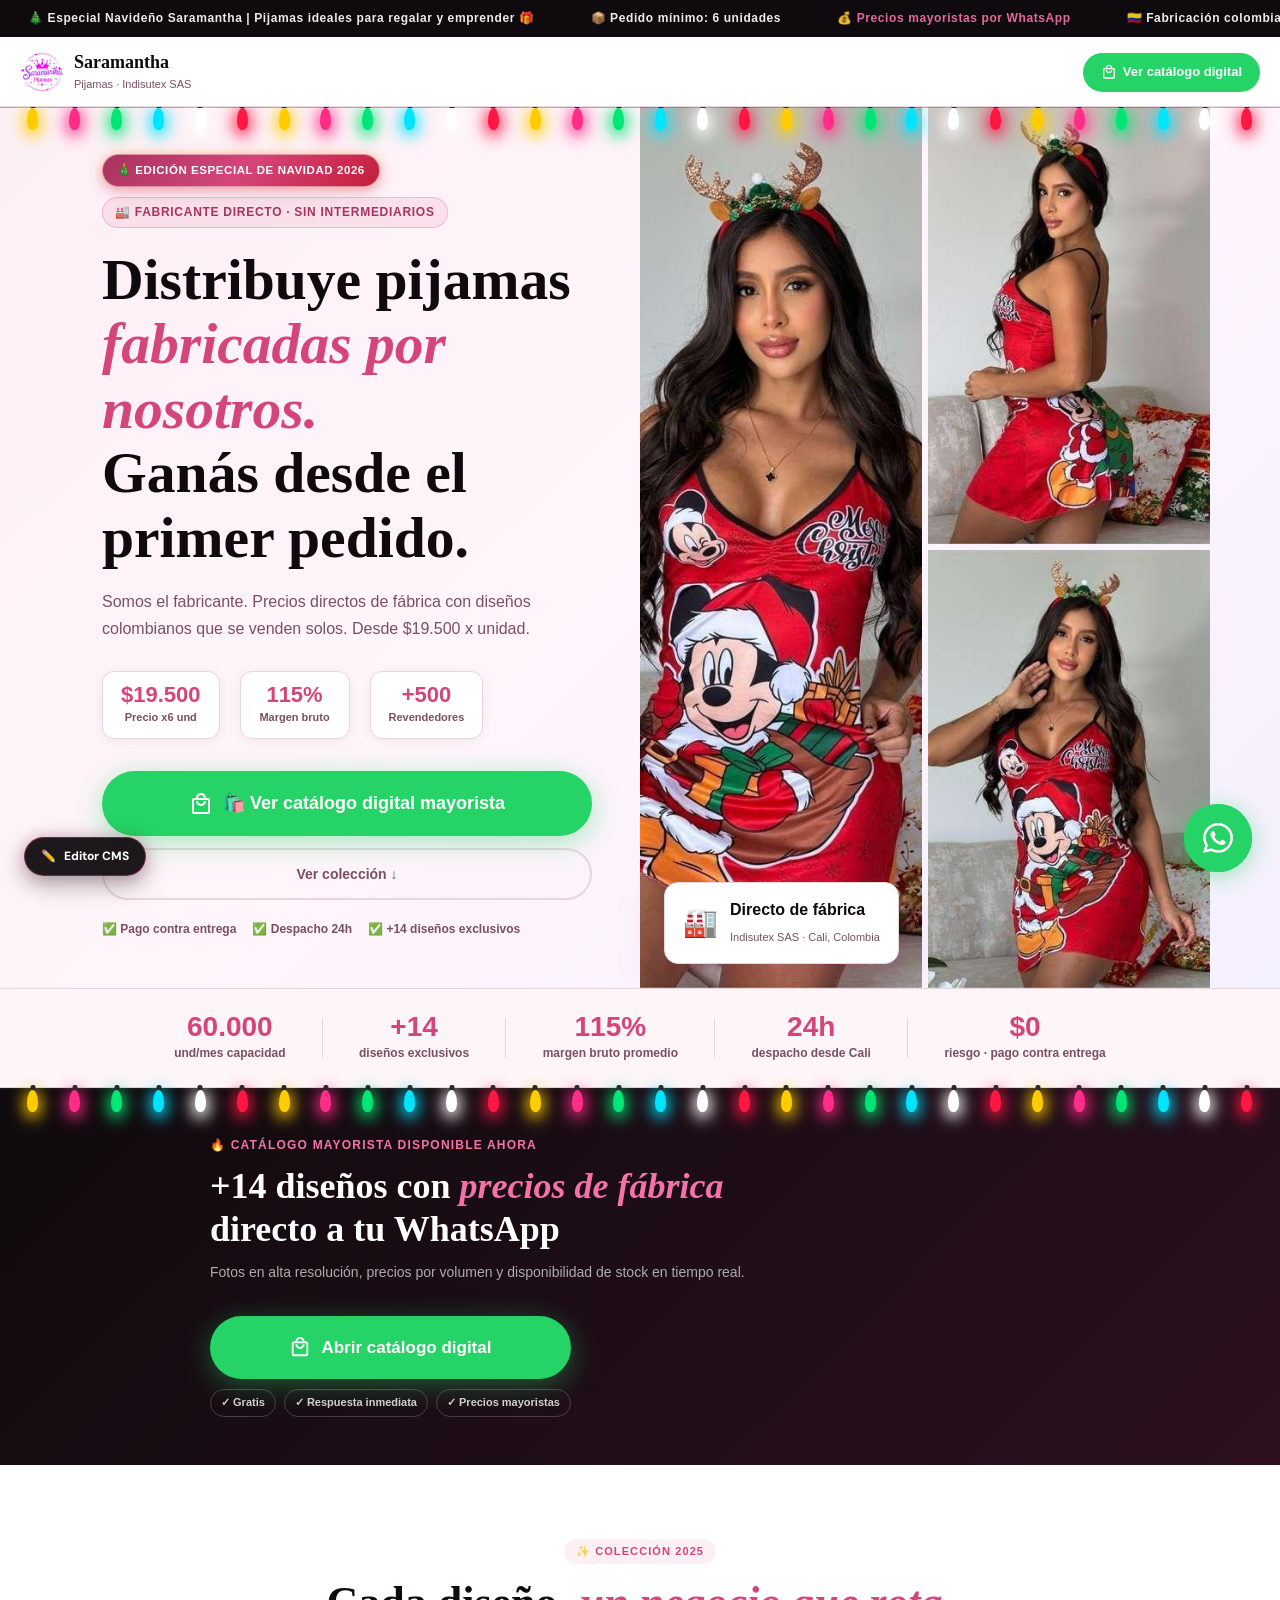
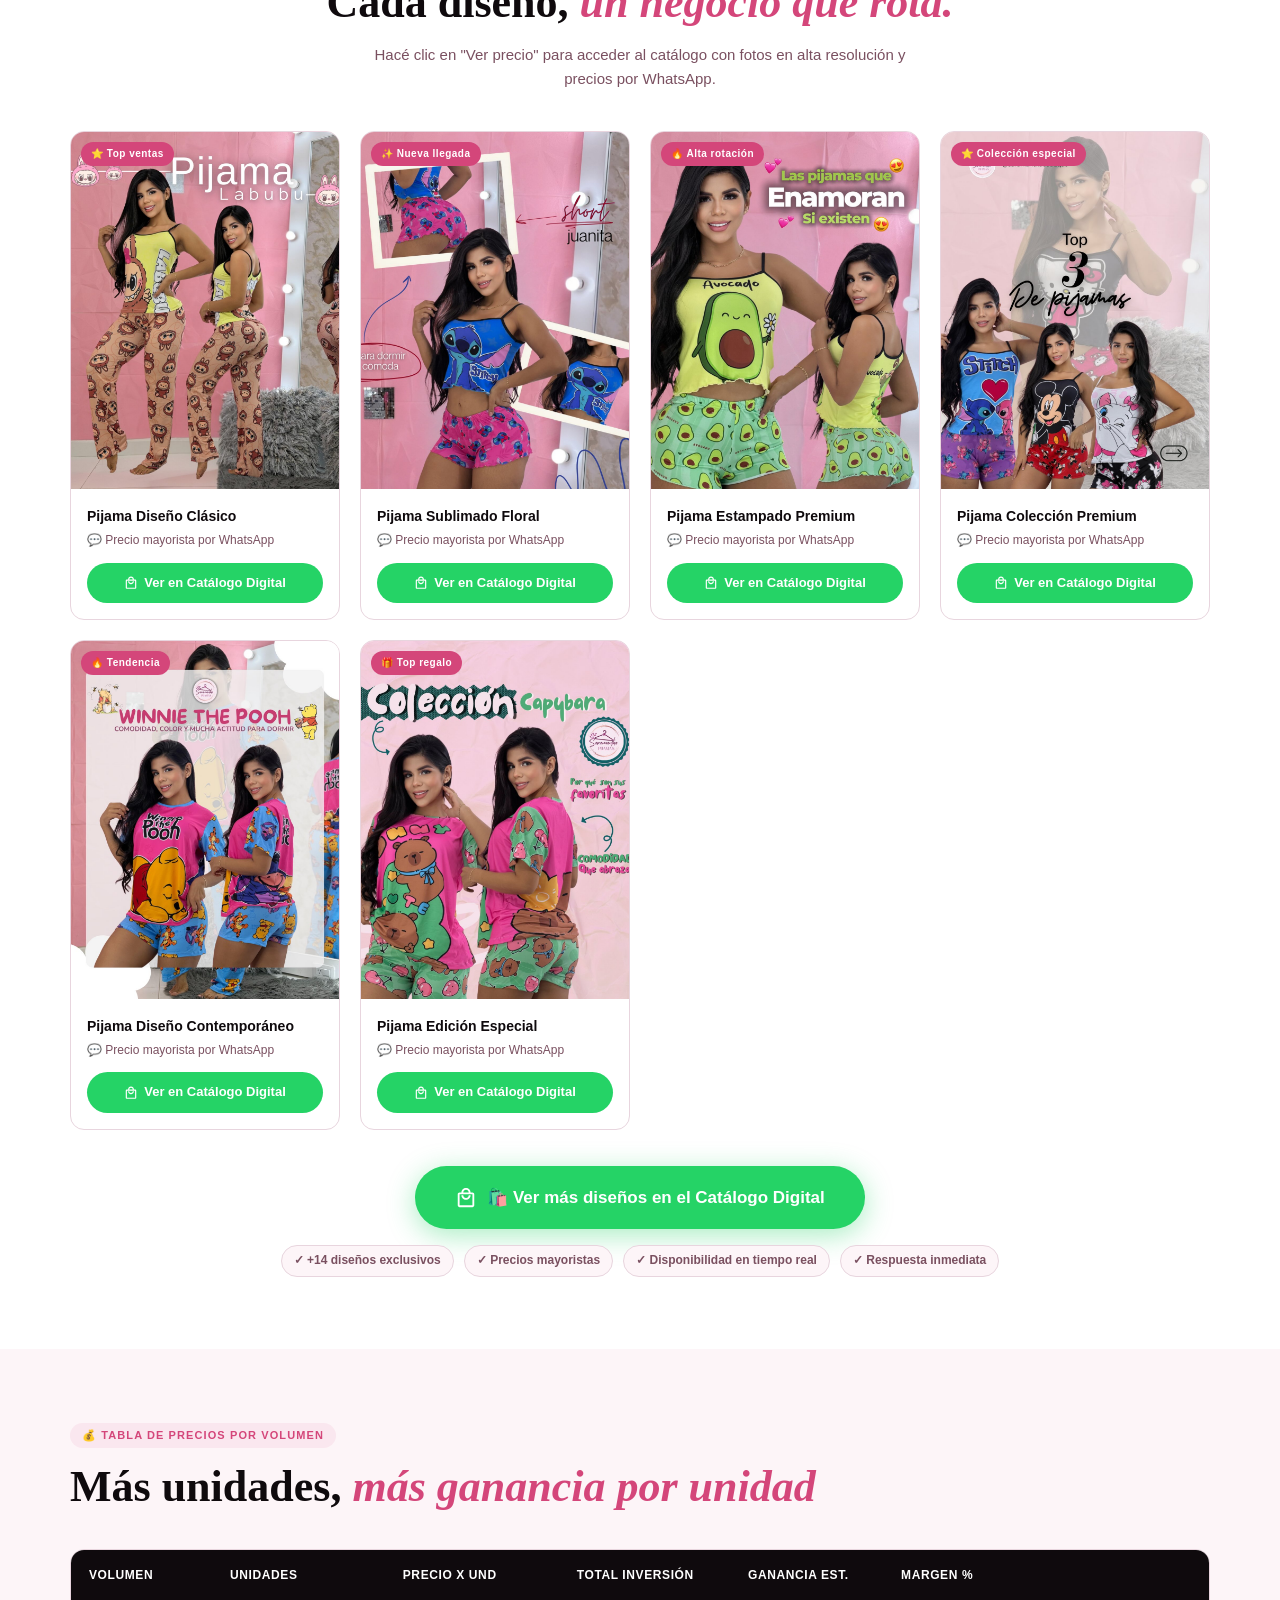
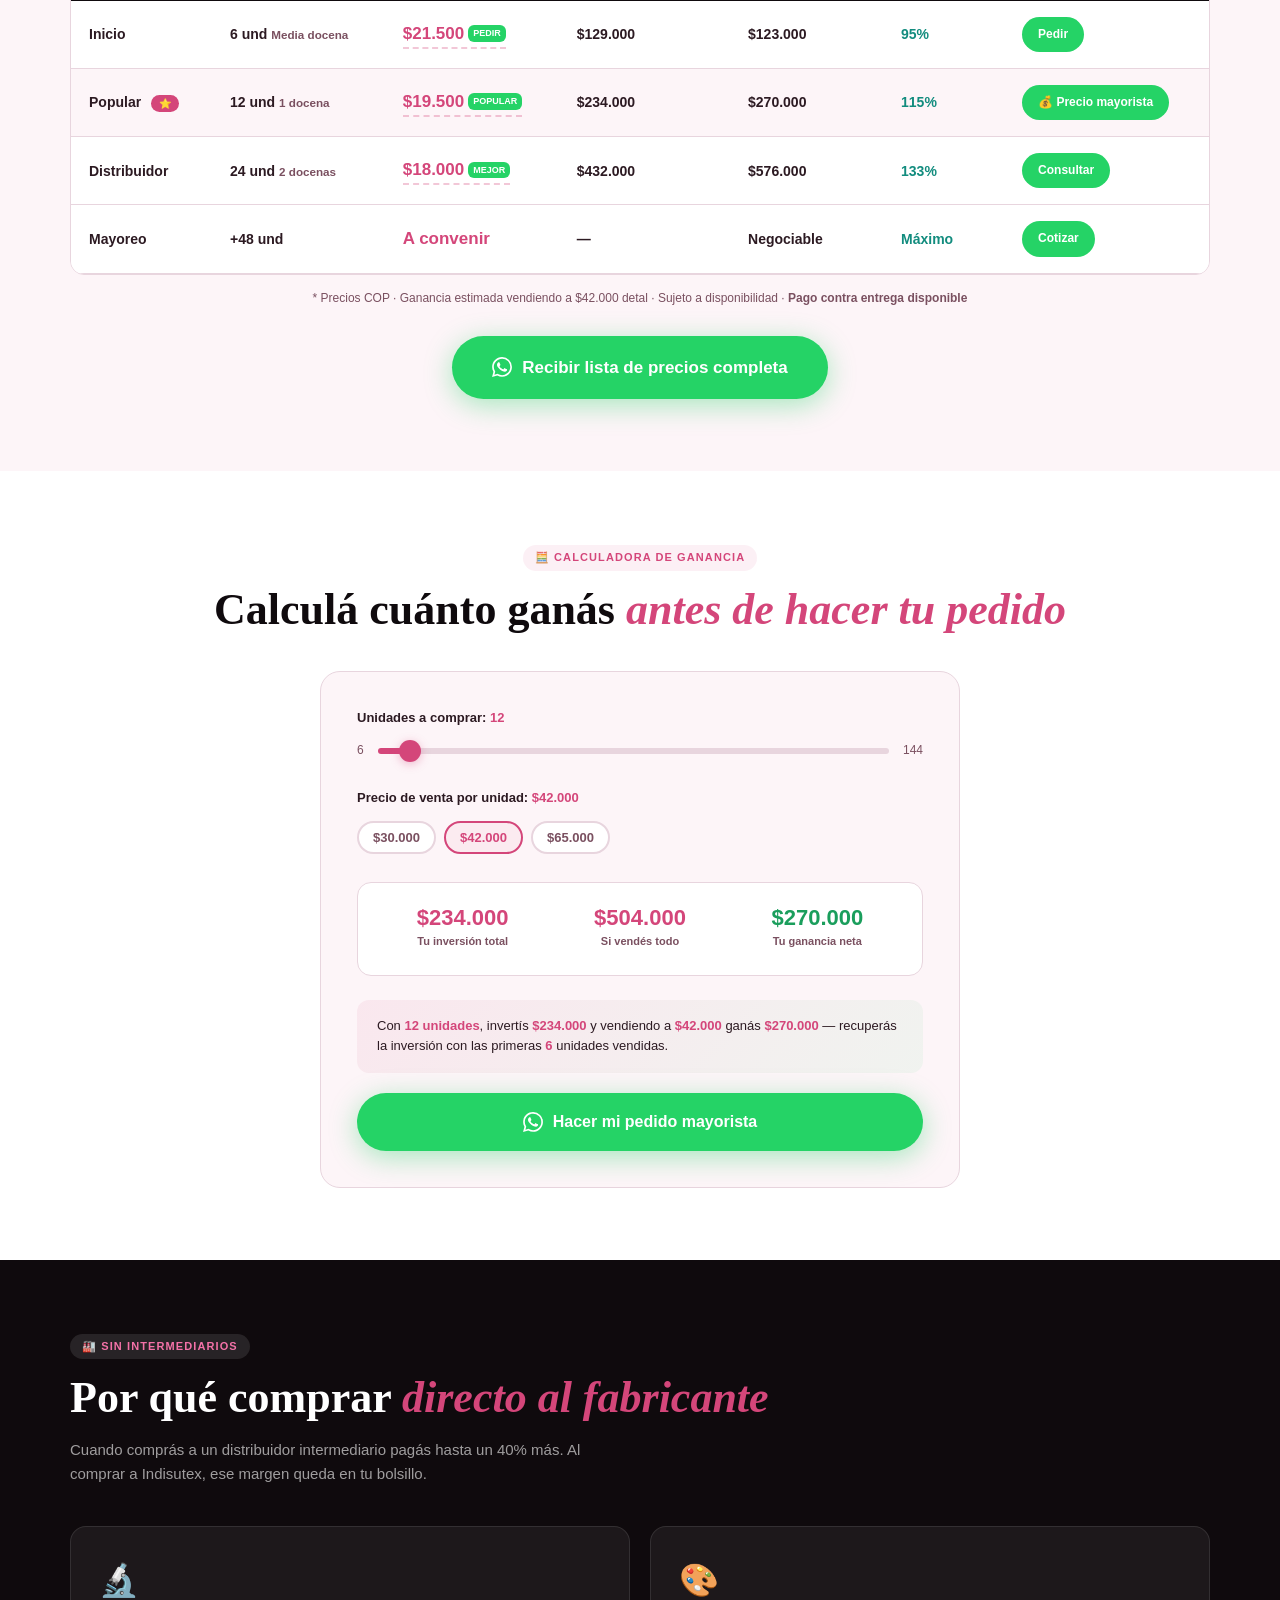
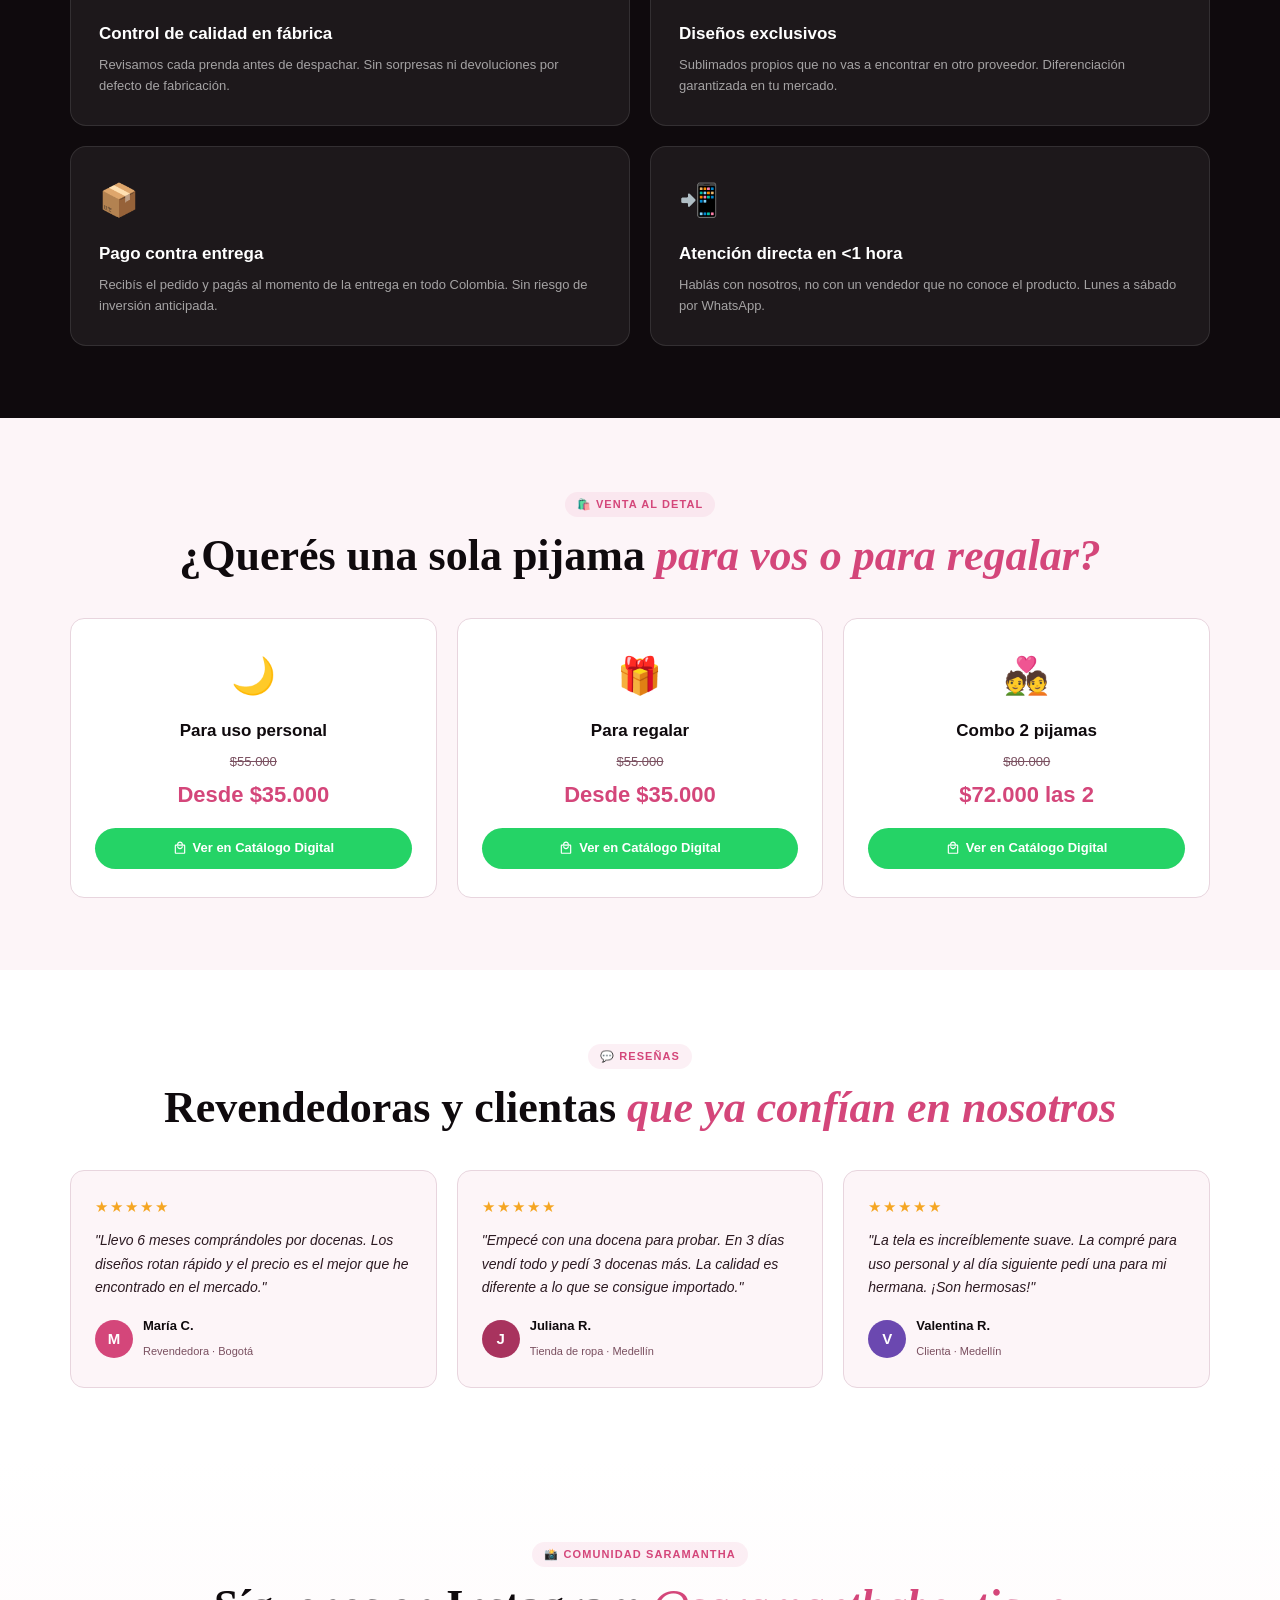
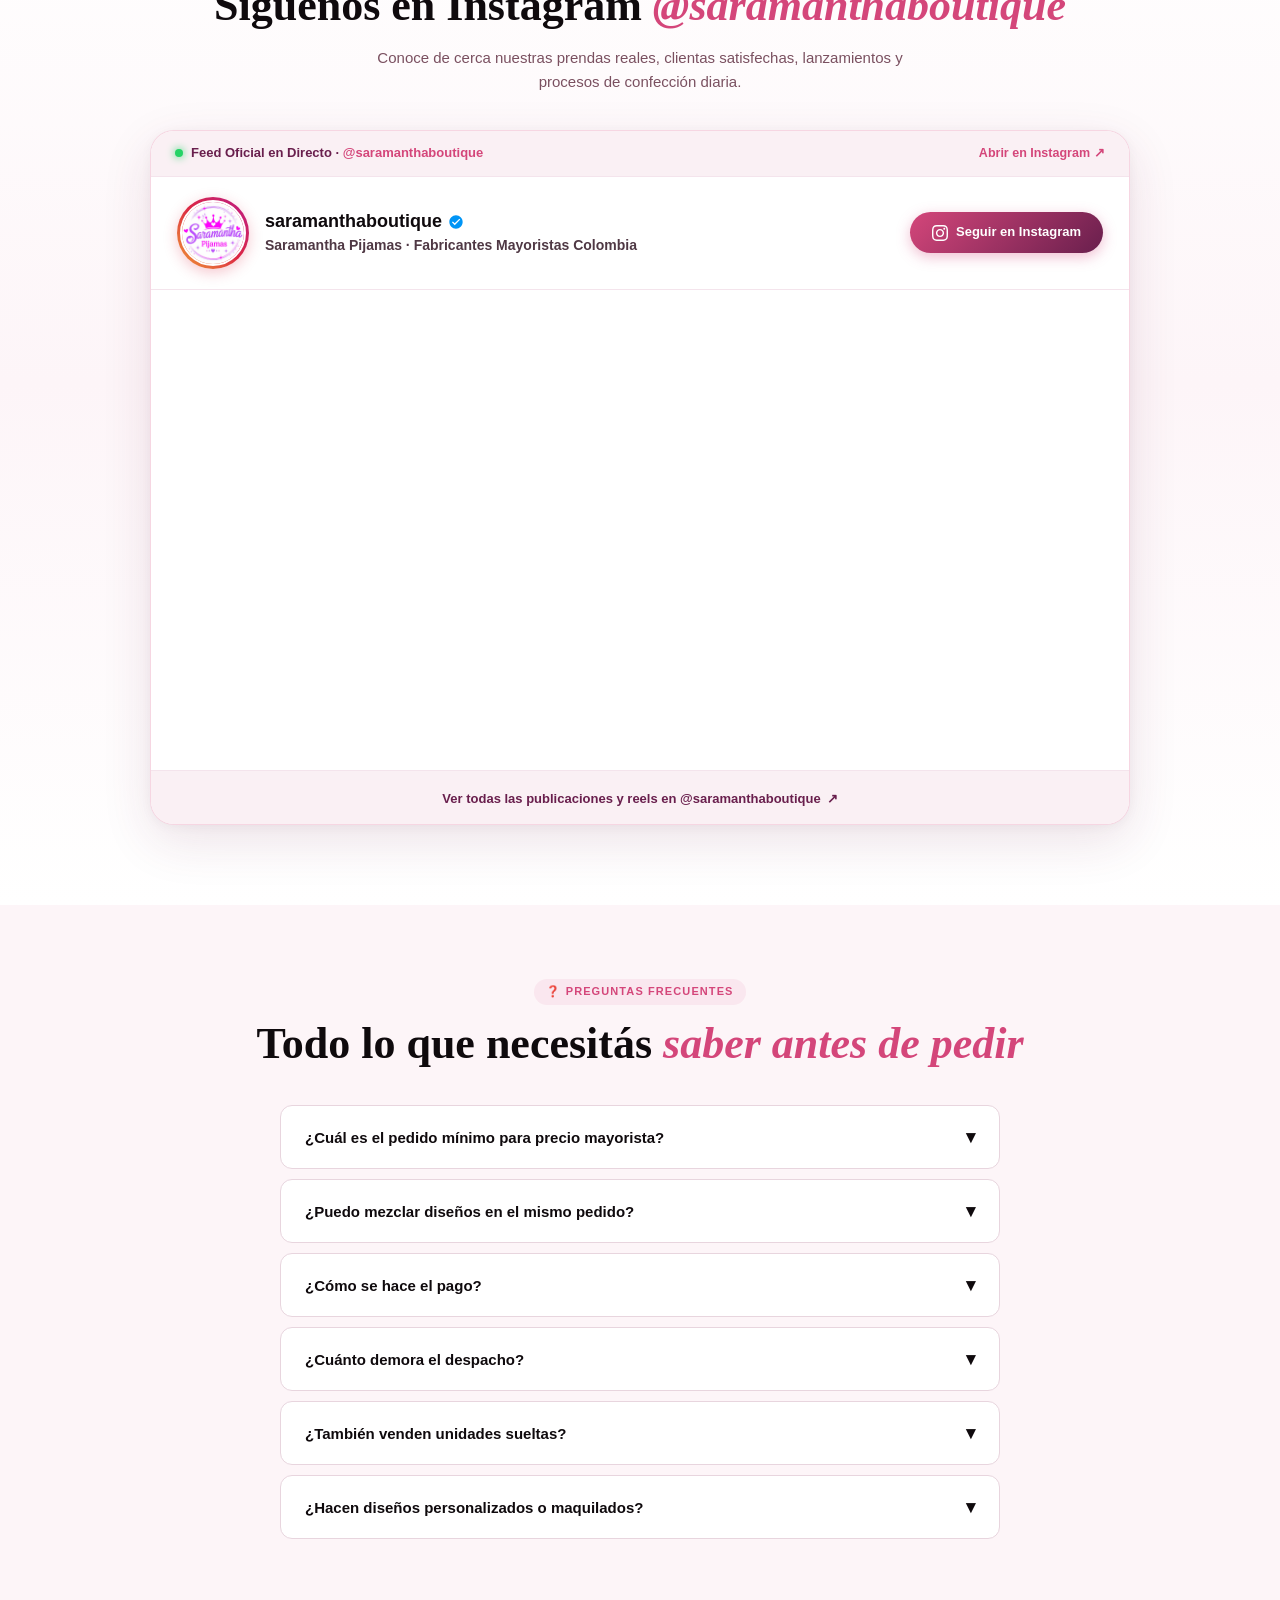
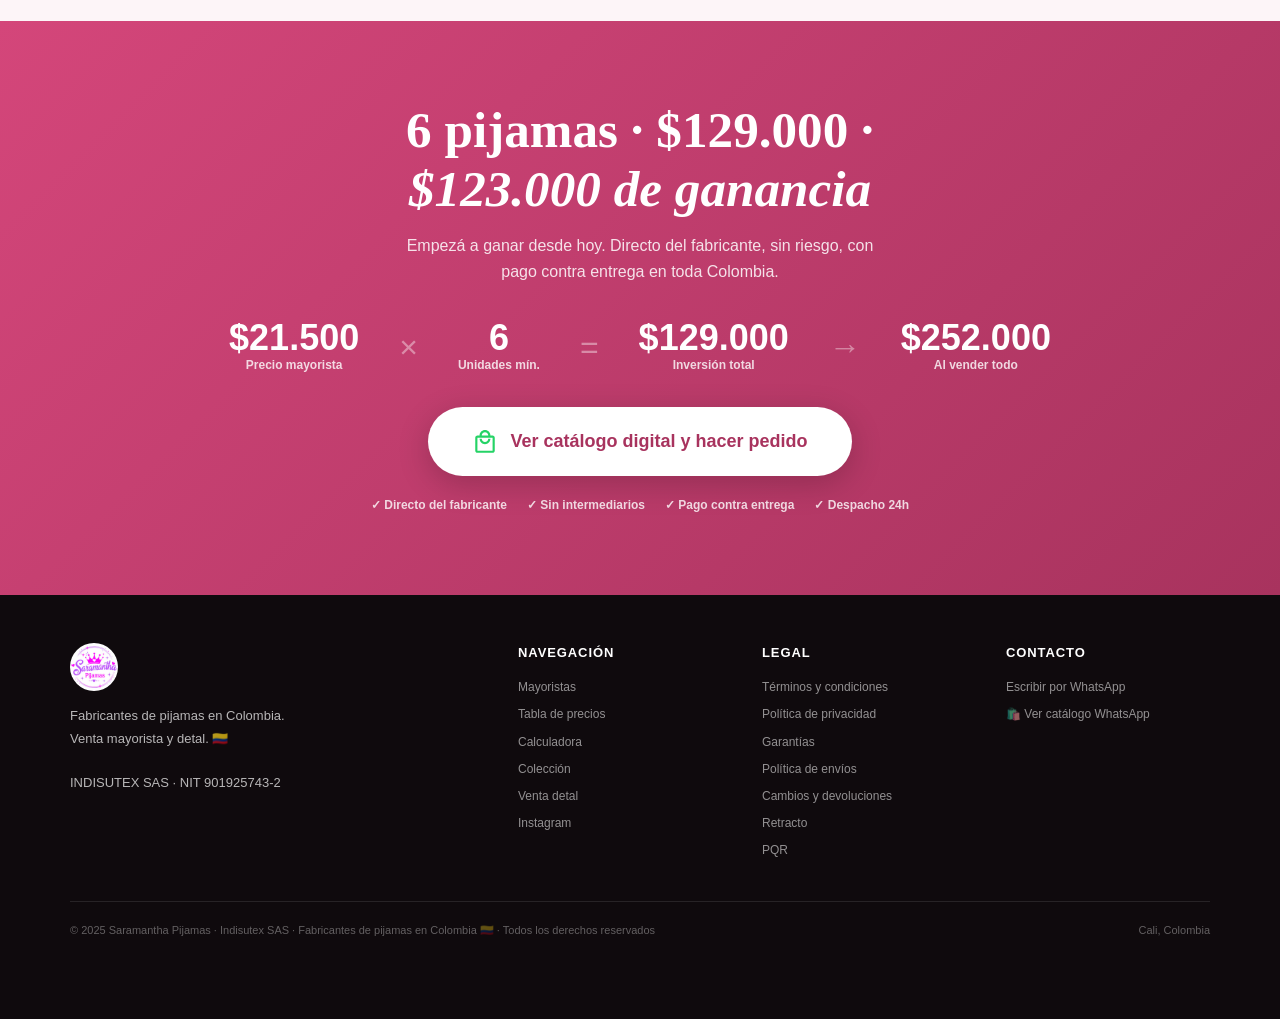
<file: index.html>
<!DOCTYPE html>
<html lang="es">
<head>
  <meta charset="UTF-8">
  <meta name="viewport" content="width=device-width, initial-scale=1.0">
  <title>Saramantha Pijamas | Fabricante Mayorista Colombia | Desde $19.500</title>
  <meta name="description" content="Pijamas colombianas directo del fabricante. Precio mayorista desde $19.500 x6 und. Hasta 115% de margen. Catálogo por WhatsApp. Pago contra entrega. Indisutex SAS - Cali.">
  <meta name="robots" content="index, follow">
  <link rel="canonical" href="https://www.saramanthapijamas.com/">

  <!-- OG -->
  <meta property="og:title" content="Saramantha Pijamas | Mayorista desde $19.500">
  <meta property="og:description" content="Fabricantes directos. Sin intermediarios. Catálogo WhatsApp disponible ahora.">
  <meta property="og:url" content="https://www.saramanthapijamas.com/">
  <meta property="og:type" content="website">

    <!-- ══ SEO PRIMARY ══ -->
  <title>Saramantha Pijamas | Fabricante Mayorista Colombia – Desde $19.500 · Mínimo 6 und</title>
  <meta name="description" content="Fabricantes de pijamas por mayor en Colombia desde Cali. Marca Saramantha. Desde $19.500 · Mínimo 6 unidades · Diseños exclusivos sublimados · Envíos nacionales · Sin intermediarios.">
  <meta name="keywords" content="pijamas por mayor Colombia, pijamas mayoristas Cali, fabricante pijamas Colombia, pijamas al por mayor, pijamas para reventa, pijamas x docena Colombia, proveedor pijamas Colombia, saramantha pijamas">
  <meta name="robots" content="index, follow, max-image-preview:large, max-snippet:-1, max-video-preview:-1">
  <meta name="author" content="Saramantha Pijamas – Indisutex SAS">
  <meta name="geo.region" content="CO-VAC">
  <meta name="geo.placename" content="Cali, Valle del Cauca">
  <meta name="geo.position" content="3.4516;-76.5320">
  <meta name="ICBM" content="3.4516, -76.5320">
  <meta name="language" content="es-CO">
  <meta name="theme-color" content="#0e0e0e">
  <link rel="canonical" href="https://www.saramanthapijamas.com/"/>

  <!-- ══ OPEN GRAPH ══ -->
  <meta property="og:type" content="website">
  <meta property="og:site_name" content="Saramantha Pijamas — Indisutex SAS">
  <meta property="og:title" content="Saramantha Pijamas | Fabricante Mayorista Colombia – Desde $19.500 · Mínimo 6 und">
  <meta property="og:description" content="Somos fabricantes directos de pijamas en Cali. Marca Saramantha. Diseños exclusivos sublimados, telas premium. Distribuye y gana hasta 90% de margen.">
  <meta property="og:url" content="https://www.saramanthapijamas.com/">
  <meta property="og:image" content="https://www.saramanthapijamas.com/og-cover.jpg">
  <meta property="og:image:width" content="1200">
  <meta property="og:image:height" content="630">
  <meta property="og:image:alt" content="Saramantha Pijamas — Fabricante mayorista Colombia desde Cali">
  <meta property="og:locale" content="es_CO">

  <!-- ══ TWITTER CARD ══ -->
  <meta name="twitter:card" content="summary_large_image">
  <meta name="twitter:title" content="Saramantha Pijamas | Fabricante Mayorista Colombia">
  <meta name="twitter:description" content="Fabricantes directos de pijamas en Cali. Desde $19.500. Mínimo 6 unidades. Envíos nacionales.">
  <meta name="twitter:image" content="https://www.saramanthapijamas.com/og-cover.jpg">

  <!-- ══ WHATSAPP / BUSINESS ══ -->
  <meta property="business:contact_data:locality" content="Cali">
  <meta property="business:contact_data:region" content="Valle del Cauca">
  <meta property="business:contact_data:country_name" content="Colombia">
  <meta property="business:contact_data:phone_number" content="+573117757407">

  <!-- ══ SCHEMA.ORG JSON-LD ══ -->
  <script type="application/ld+json">
  {
    "@context": "https://schema.org",
    "@graph": [
      {
        "@type": "Organization",
        "@id": "https://www.saramanthapijamas.com/#org",
        "name": "Indisutex SAS",
        "alternateName": "Saramantha Pijamas",
        "url": "https://www.saramanthapijamas.com/",
        "logo": "https://www.saramanthapijamas.com/logo.jpeg",
        "description": "Fabricantes mayoristas de pijamas en Colombia. Marca Saramantha. Diseños exclusivos sublimados, telas premium.",
        "address": {
          "@type": "PostalAddress",
          "addressLocality": "Cali",
          "addressRegion": "Valle del Cauca",
          "addressCountry": "CO"
        },
        "contactPoint": {
          "@type": "ContactPoint",
          "telephone": "+57-311-775-7407",
          "contactType": "sales",
          "availableLanguage": "Spanish"
        },
        "sameAs": [
          "https://www.instagram.com/saramanthaboutique/",
          "https://www.tiktok.com/@saramantha63"
        ]
      },
      {
        "@type": "WebSite",
        "@id": "https://www.saramanthapijamas.com/#website",
        "url": "https://www.saramanthapijamas.com/",
        "name": "Saramantha Pijamas",
        "publisher": {"@id": "https://www.saramanthapijamas.com/#org"},
        "inLanguage": "es-CO"
      },
      {
        "@type": "Product",
        "name": "Pijamas por Mayor Colombia — Saramantha",
        "description": "Pijamas de alta calidad fabricadas en Cali, Colombia. Disponibles al por mayor desde $19.500 por unidad.",
        "brand": {"@id": "https://www.saramanthapijamas.com/#org"},
        "offers": {
          "@type": "Offer",
          "priceCurrency": "COP",
          "price": "19500",
          "availability": "https://schema.org/InStock",
          "seller": {"@id": "https://www.saramanthapijamas.com/#org"}
        }
      }
    ]
  }
  </script>

  <!-- ══ FONTS ══ -->
  <link rel="preconnect" href="https://fonts.googleapis.com">
  <link rel="preconnect" href="https://fonts.gstatic.com" crossorigin>
  <link href="https://fonts.googleapis.com/css2?family=Cormorant+Garamond:ital,wght@0,400;0,600;0,700;1,400;1,600&family=DM+Sans:wght@300;400;500;600&display=swap" rel="stylesheet">

  <!-- ══ MICROSOFT CLARITY ══ -->
  <script type="text/javascript">
    (function(c,l,a,r,i,t,y){
        c[a]=c[a]||function(){(c[a].q=c[a].q||[]).push(arguments)};
        t=l.createElement(r);t.async=1;t.src="https://www.clarity.ms/tag/"+i;
        y=l.getElementsByTagName(r)[0];y.parentNode.insertBefore(t,y);
    })(window, document, "clarity", "script", "vy1xy51y3o");
  </script>

<!-- ══ META PIXEL ══ -->
<script>
!function(f,b,e,v,n,t,s){if(f.fbq)return;n=f.fbq=function(){n.callMethod?
n.callMethod.apply(n,arguments):n.queue.push(arguments)};if(!f._fbq)f._fbq=n;
n.push=n;n.loaded=!0;n.version='2.0';n.queue=[];t=b.createElement(e);t.async=!0;
t.src=v;s=b.getElementsByTagName(e)[0];s.parentNode.insertBefore(t,s)}
(window,document,'script','https://connect.facebook.net/en_US/fbevents.js');
fbq('init', '855518717538226');
fbq('init', '2345441845920493');
fbq('track', 'PageView');
</script>
<noscript>
  <img height="1" width="1" style="display:none" src="https://www.facebook.com/tr?id=855518717538226&ev=PageView&noscript=1"/>
  <img height="1" width="1" style="display:none" src="https://www.facebook.com/tr?id=2345441845920493&ev=PageView&noscript=1"/>
</noscript>

  <!-- ══ GOOGLE ANALYTICS 4 ══ -->
  <script async src="https://www.googletagmanager.com/gtag/js?id=G-1F5GNYHMML"></script>
  <script>
    window.dataLayer = window.dataLayer || [];
    function gtag(){dataLayer.push(arguments);}
    gtag('js', new Date());
    gtag('config', 'G-1F5GNYHMML', {
      page_title: 'Inicio — Saramantha Pijamas',
      page_location: 'https://www.saramanthapijamas.com/'
    });
  </script>


  <style>
    /* ===== DESIGN TOKENS ===== */
    :root {
      --rosa:       #D4467A;
      --rosa-light: #F472A8;
      --rosa-dark:  #A8335E;
      --verde-wa:   #25D366;
      --verde-wa-d: #128C7E;
      --negro:      #0F0A0D;
      --gris-suave: #FDF5F8;
      --gris-borde: #E8D5DE;
      --blanco:     #FFFFFF;
      --texto:      #2C1A22;
      --texto-soft: #7A5060;
      --dorado:     #F5A623;
      --font-title: 'Playfair Display', Georgia, serif;
      --font-body:  'Nunito', 'Helvetica Neue', sans-serif;
      --radius:     14px;
      --shadow:     0 4px 24px rgba(212,70,122,0.12);
      --shadow-lg:  0 12px 48px rgba(212,70,122,0.22);
    }

    /* ===== RESET ===== */
    *, *::before, *::after { box-sizing: border-box; margin: 0; padding: 0; }
    html { scroll-behavior: smooth; }
    body {
      font-family: var(--font-body);
      background: var(--blanco);
      color: var(--texto);
      line-height: 1.6;
      overflow-x: hidden;
    }
    img { max-width: 100%; display: block; }
    a { text-decoration: none; color: inherit; }

    /* ===== FONTS ===== */
    @import url('https://fonts.googleapis.com/css2?family=Playfair+Display:ital,wght@0,700;0,900;1,700&family=Nunito:wght@400;600;700;800;900&display=swap');

    /* ===== TICKER TOP ===== */
    .ticker-bar {
      background: var(--negro);
      color: var(--blanco);
      padding: 9px 0;
      overflow: hidden;
      position: sticky;
      top: 0;
      z-index: 100;
    }
    .ticker-inner {
      display: flex;
      gap: 0;
      width: max-content;
      animation: ticker 30s linear infinite;
    }
    .ticker-inner span {
      font-size: 12px;
      font-weight: 700;
      letter-spacing: 0.05em;
      padding: 0 28px;
      white-space: nowrap;
      opacity: 0.92;
    }
    .ticker-inner span.accent { color: var(--rosa-light); }
    @keyframes ticker {
      0%   { transform: translateX(0); }
      100% { transform: translateX(-50%); }
    }

    /* ===== NAVBAR ===== */
    .navbar {
      background: var(--blanco);
      border-bottom: 1px solid var(--gris-borde);
      padding: 12px 20px;
      display: flex;
      align-items: center;
      justify-content: space-between;
      position: sticky;
      top: 38px;
      z-index: 99;
    }
    .navbar-brand {
      display: flex;
      align-items: center;
      gap: 10px;
    }
    .navbar-brand img {
      width: 44px;
      height: 44px;
      border-radius: 50%;
      object-fit: cover;
    }
    .navbar-brand-text {
      line-height: 1.2;
    }
    .navbar-brand-text strong {
      font-family: var(--font-title);
      font-size: 18px;
      color: var(--negro);
      display: block;
    }
    .navbar-brand-text small {
      font-size: 11px;
      color: var(--texto-soft);
    }
    .navbar-cta {
      display: flex;
      gap: 8px;
      align-items: center;
    }
    .btn-nav-wa {
      background: var(--verde-wa);
      color: var(--blanco);
      font-size: 13px;
      font-weight: 800;
      padding: 9px 18px;
      border-radius: 100px;
      display: flex;
      align-items: center;
      gap: 6px;
      transition: transform 0.15s, box-shadow 0.15s;
    }
    .btn-nav-wa:hover {
      transform: scale(1.04);
      box-shadow: 0 4px 16px rgba(37,211,102,0.35);
    }
    .btn-nav-wa svg { width: 16px; height: 16px; fill: white; flex-shrink: 0; }

    /* ===== HERO ===== */
    .hero {
      position: relative;
      background: linear-gradient(135deg, #FDF0F5 0%, #FFF5FB 50%, #F5F0FF 100%);
      padding: 0;
      overflow: hidden;
    }

    /* === LUCES DE NAVIDAD HERO (IDÉNTICO A SUBLIMADOS MAJESTIC) === */
    .xmas-lights-garland {
      position: absolute !important;
      top: 0 !important;
      left: 0 !important;
      right: 0 !important;
      width: 100% !important;
      margin: 0 !important;
      padding: 0 12px !important;
      list-style: none !important;
      display: flex !important;
      flex-direction: row !important;
      justify-content: space-around !important;
      align-items: flex-start !important;
      pointer-events: none !important;
      z-index: 25 !important;
      height: 36px !important;
      overflow: visible !important;
      border-top: 2px solid rgba(40, 40, 40, 0.35) !important;
      box-sizing: border-box !important;
    }
    .xmas-light {
      position: relative !important;
      width: 11px !important;
      height: 22px !important;
      border-radius: 50% 50% 45% 45% / 60% 60% 40% 40% !important;
      margin: 0 !important;
      animation-iteration-count: infinite !important;
      animation-fill-mode: both !important;
      list-style: none !important;
      flex-shrink: 0 !important;
      display: block !important;
    }
    .xmas-light::before {
      content: '' !important;
      position: absolute !important;
      top: -5px !important;
      left: 50% !important;
      transform: translateX(-50%) !important;
      width: 5px !important;
      height: 5px !important;
      background: #2a2a2a !important;
      border-radius: 2px 2px 0 0 !important;
    }
    .xmas-light.gold  { background: #ffcc00; box-shadow: 0 3px 15px 4px rgba(255,204,0,.85); animation: xmasTwinkle2 1.5s ease-in-out infinite alternate .3s; }
    .xmas-light.pink  { background: #ff2d88; box-shadow: 0 3px 15px 4px rgba(255,45,136,.85); animation: xmasTwinkle1 1.2s ease-in-out infinite alternate; }
    .xmas-light.green { background: #00e676; box-shadow: 0 3px 15px 4px rgba(0,230,118,.85); animation: xmasTwinkle3 1.3s ease-in-out infinite alternate .6s; }
    .xmas-light.white { background: #ffffff; box-shadow: 0 3px 15px 4px rgba(255,255,255,.9); animation: xmasTwinkle1 1.7s ease-in-out infinite alternate .2s; }
    .xmas-light.cyan  { background: #00e5ff; box-shadow: 0 3px 15px 4px rgba(0,229,255,.85); animation: xmasTwinkle2 1.4s ease-in-out infinite alternate .5s; }
    .xmas-light.red   { background: #ff1744; box-shadow: 0 3px 15px 4px rgba(255,23,68,.85);  animation: xmasTwinkle3 1.6s ease-in-out infinite alternate .4s; }

    @keyframes xmasTwinkle1 { 0% { opacity: .35; filter: brightness(.7); } 100% { opacity: 1; filter: brightness(1.35); } }
    @keyframes xmasTwinkle2 { 0% { opacity: 1; filter: brightness(1.3); } 100% { opacity: .3; filter: brightness(.65); } }
    @keyframes xmasTwinkle3 { 0% { opacity: .45; filter: brightness(.8); } 50% { opacity: 1; filter: brightness(1.4); } 100% { opacity: .5; filter: brightness(.85); } }

    .hero-inner {
      max-width: 1140px;
      margin: 0 auto;
      display: grid;
      grid-template-columns: 1fr 1fr;
      align-items: center;
      min-height: 88vh;
      gap: 0;
    }
    .hero-content {
      padding: 48px 48px 48px 32px;
    }
    .hero-badge {
      display: inline-flex;
      align-items: center;
      gap: 6px;
      background: rgba(212,70,122,0.1);
      border: 1px solid rgba(212,70,122,0.25);
      color: var(--rosa-dark);
      font-size: 12px;
      font-weight: 800;
      letter-spacing: 0.06em;
      text-transform: uppercase;
      padding: 5px 12px;
      border-radius: 100px;
      margin-bottom: 20px;
    }
    .hero-title {
      font-family: var(--font-title);
      font-size: clamp(32px, 4.5vw, 58px);
      font-weight: 900;
      line-height: 1.12;
      color: var(--negro);
      margin-bottom: 18px;
    }
    .hero-title em {
      font-style: italic;
      color: var(--rosa);
    }
    .hero-subtitle {
      font-size: 16px;
      color: var(--texto-soft);
      margin-bottom: 28px;
      max-width: 440px;
      line-height: 1.7;
    }

    /* STATS STRIP */
    .hero-stats {
      display: flex;
      gap: 20px;
      margin-bottom: 32px;
      flex-wrap: wrap;
    }
    .stat-chip {
      background: var(--blanco);
      border: 1px solid var(--gris-borde);
      border-radius: 12px;
      padding: 12px 18px;
      text-align: center;
      box-shadow: 0 2px 12px rgba(0,0,0,0.06);
      min-width: 110px;
    }
    .stat-chip .val {
      font-size: 22px;
      font-weight: 900;
      color: var(--rosa);
      line-height: 1;
    }
    .stat-chip .lbl {
      font-size: 11px;
      color: var(--texto-soft);
      font-weight: 600;
      margin-top: 3px;
    }

    /* CTA BUTTONS */
    .hero-ctas {
      display: flex;
      flex-direction: column;
      gap: 12px;
    }
    .btn-wa-primary {
      background: var(--verde-wa);
      color: var(--blanco);
      font-size: 18px;
      font-weight: 900;
      padding: 18px 32px;
      border-radius: 100px;
      display: flex;
      align-items: center;
      justify-content: center;
      gap: 10px;
      box-shadow: 0 6px 28px rgba(37,211,102,0.40);
      transition: transform 0.18s, box-shadow 0.18s;
      position: relative;
      overflow: hidden;
    }
    .btn-wa-primary::before {
      content: '';
      position: absolute;
      top: 50%; left: 50%;
      width: 0; height: 0;
      background: rgba(255,255,255,0.2);
      border-radius: 50%;
      transform: translate(-50%,-50%);
      transition: width 0.4s, height 0.4s;
    }
    .btn-wa-primary:hover::before { width: 500px; height: 500px; }
    .btn-wa-primary:hover {
      transform: translateY(-2px) scale(1.02);
      box-shadow: 0 12px 40px rgba(37,211,102,0.5);
    }
    .btn-wa-primary svg { width: 24px; height: 24px; fill: white; flex-shrink: 0; }

    .btn-secondary {
      border: 2px solid var(--gris-borde);
      color: var(--texto-soft);
      font-size: 14px;
      font-weight: 700;
      padding: 13px 24px;
      border-radius: 100px;
      display: flex;
      align-items: center;
      justify-content: center;
      gap: 8px;
      transition: border-color 0.15s, color 0.15s;
    }
    .btn-secondary:hover { border-color: var(--rosa); color: var(--rosa); }

    .hero-trust {
      margin-top: 20px;
      display: flex;
      gap: 16px;
      flex-wrap: wrap;
    }
    .trust-item {
      display: flex;
      align-items: center;
      gap: 5px;
      font-size: 12px;
      color: var(--texto-soft);
      font-weight: 600;
    }

    /* HERO IMAGE SIDE */
    .hero-visual {
      position: relative;
      height: 100%;
      min-height: 500px;
    }
    .hero-visual-grid {
      display: grid;
      grid-template-columns: 1fr 1fr;
      grid-template-rows: 1fr 1fr;
      gap: 6px;
      height: 100%;
      min-height: 88vh;
    }
    .hero-visual-grid img {
      width: 100%;
      height: 100%;
      object-fit: cover;
    }
    .hero-visual-grid img:first-child {
      grid-row: span 2;
    }
    .hero-overlay-badge {
      position: absolute;
      bottom: 24px;
      left: 24px;
      background: var(--blanco);
      border-radius: 14px;
      padding: 14px 18px;
      box-shadow: var(--shadow-lg);
      display: flex;
      align-items: center;
      gap: 12px;
      border: 1px solid var(--gris-borde);
    }
    .hero-overlay-badge .icon { font-size: 28px; }
    .hero-overlay-badge .text strong { font-size: 16px; font-weight: 900; color: var(--negro); display: block; }
    .hero-overlay-badge .text small { font-size: 11px; color: var(--texto-soft); }

    /* ===== STICKY MOBILE BAR - DOBLE CTA ===== */
    .sticky-mobile-bar {
      display: none;
      position: fixed;
      bottom: 0; left: 0; right: 0;
      z-index: 200;
      background: var(--negro);
      padding: 10px 12px 10px;
      gap: 8px;
      flex-direction: row;
      box-shadow: 0 -4px 20px rgba(0,0,0,0.25);
    }
    .sticky-mobile-bar a {
      display: flex;
      align-items: center;
      justify-content: center;
      gap: 7px;
      color: white;
      font-size: 13px;
      font-weight: 900;
      padding: 13px 10px;
      border-radius: 100px;
      flex: 1;
    }
    .sticky-mobile-bar a.mayorista {
      background: var(--verde-wa);
      box-shadow: 0 4px 16px rgba(37,211,102,0.4);
    }
    .sticky-mobile-bar a.detal {
      background: var(--rosa);
      box-shadow: 0 4px 16px rgba(212,70,122,0.35);
    }
    .sticky-mobile-bar svg { width: 18px; height: 18px; fill: white; flex-shrink: 0; }

    @media (max-width: 768px) {
      .sticky-mobile-bar { display: flex; }
      body { padding-bottom: 72px; }
    }

    /* ===== MOBILE HERO URGENCY BANNER ===== */
    .mobile-urgency-bar {
      display: none;
      background: linear-gradient(90deg, var(--rosa-dark), var(--rosa));
      color: white;
      text-align: center;
      padding: 10px 16px;
      font-size: 13px;
      font-weight: 800;
    }
    .mobile-urgency-bar a { color: white; text-decoration: underline; font-weight: 900; }
    @media (max-width: 768px) { .mobile-urgency-bar { display: block; } }

    /* ===== WAP FLOAT BUTTON ===== */
    .wa-float {
      position: fixed;
      bottom: 90px;
      right: 20px;
      z-index: 150;
      width: 60px;
      height: 60px;
      border-radius: 50%;
      background: var(--verde-wa);
      display: flex;
      align-items: center;
      justify-content: center;
      box-shadow: 0 4px 24px rgba(37,211,102,0.45);
      transition: transform 0.2s;
      cursor: pointer;
    }
    .wa-float:hover { transform: scale(1.1); }
    .wa-float svg { width: 30px; height: 30px; fill: white; }
    .wa-float::before {
      content: '';
      position: absolute;
      width: 100%; height: 100%;
      border-radius: 50%;
      background: var(--verde-wa);
      animation: pulse-ring 2s ease-out infinite;
      z-index: -1;
    }
    @keyframes pulse-ring {
      0%   { transform: scale(1); opacity: 0.7; }
      100% { transform: scale(1.7); opacity: 0; }
    }
    @media (min-width: 769px) {
      .wa-float { bottom: 28px; right: 28px; width: 68px; height: 68px; }
    }

    /* ===== CLICKABLE IMAGE OVERLAY ===== */
    .card-gallery {
      position: relative;
      overflow: hidden;
      cursor: pointer;
    }
    .card-img-overlay {
      position: absolute;
      inset: 0;
      background: rgba(0,0,0,0);
      display: flex;
      align-items: flex-end;
      justify-content: center;
      padding-bottom: 14px;
      transition: background 0.25s;
    }
    .card-gallery:hover .card-img-overlay { background: rgba(0,0,0,0.38); }
    .card-img-overlay-btn {
      background: var(--verde-wa);
      color: white;
      font-size: 12px;
      font-weight: 900;
      padding: 8px 18px;
      border-radius: 100px;
      display: flex;
      align-items: center;
      gap: 6px;
      opacity: 0;
      transform: translateY(8px);
      transition: opacity 0.25s, transform 0.25s;
      white-space: nowrap;
    }
    .card-gallery:hover .card-img-overlay-btn { opacity: 1; transform: translateY(0); }
    .card-img-overlay-btn svg { width: 13px; height: 13px; fill: white; }

    /* Mobile: always show overlay hint */
    @media (max-width: 768px) {
      .card-img-overlay { background: linear-gradient(to top, rgba(0,0,0,0.35) 0%, transparent 60%); }
      .card-img-overlay-btn { opacity: 1; transform: translateY(0); }
    }

    /* ===== CLICKABLE PRICE TAGS ===== */
    .price-tag-link {
      display: inline-flex;
      align-items: center;
      gap: 4px;
      font-weight: 900;
      font-size: 17px;
      color: var(--rosa);
      cursor: pointer;
      border-bottom: 2px dashed rgba(212,70,122,0.3);
      transition: border-color 0.15s;
      text-decoration: none;
    }
    .price-tag-link:hover { border-color: var(--rosa); }
    .price-tag-link .price-tap-hint {
      font-size: 9px;
      background: var(--verde-wa);
      color: white;
      padding: 1px 5px;
      border-radius: 6px;
      font-weight: 800;
      letter-spacing: 0;
    }

    /* ===== MOBILE ABOVE-FOLD MINI SOCIAL PROOF ===== */
    .mobile-proof-strip {
      display: none;
      background: var(--gris-suave);
      border-bottom: 1px solid var(--gris-borde);
      padding: 10px 16px;
      gap: 0;
      overflow-x: auto;
      scrollbar-width: none;
    }
    .mobile-proof-strip::-webkit-scrollbar { display: none; }
    .mobile-proof-strip-inner {
      display: flex;
      gap: 16px;
      width: max-content;
    }
    .mob-proof-item {
      display: flex;
      align-items: center;
      gap: 5px;
      font-size: 11px;
      font-weight: 700;
      color: var(--texto-soft);
      white-space: nowrap;
    }
    .mob-proof-item .val { font-weight: 900; color: var(--rosa); }
    @media (max-width: 768px) { .mobile-proof-strip { display: block; } }

    /* ===== HERO MOBILE DUAL CTA ===== */
    .hero-cta-secondary-mobile {
      display: none;
      width: 100%;
      background: rgba(212,70,122,0.08);
      border: 2px solid var(--rosa);
      color: var(--rosa);
      font-size: 14px;
      font-weight: 800;
      padding: 12px 20px;
      border-radius: 100px;
      text-align: center;
      transition: background 0.15s;
    }
    .hero-cta-secondary-mobile:hover { background: rgba(212,70,122,0.14); }
    @media (max-width: 768px) { .hero-cta-secondary-mobile { display: flex; align-items: center; justify-content: center; gap: 7px; } }
    section { padding: 72px 20px; }
    .section-label {
      display: inline-block;
      font-size: 11px;
      font-weight: 800;
      letter-spacing: 0.1em;
      text-transform: uppercase;
      color: var(--rosa);
      background: rgba(212,70,122,0.08);
      padding: 4px 12px;
      border-radius: 100px;
      margin-bottom: 14px;
    }
    .section-title {
      font-family: var(--font-title);
      font-size: clamp(26px, 3.5vw, 44px);
      font-weight: 900;
      line-height: 1.15;
      color: var(--negro);
      margin-bottom: 14px;
    }
    .section-title em { color: var(--rosa); font-style: italic; }
    .section-sub {
      font-size: 15px;
      color: var(--texto-soft);
      max-width: 540px;
    }
    .text-center { text-align: center; }
    .text-center .section-sub { margin: 0 auto; }
    .container { max-width: 1140px; margin: 0 auto; }

    /* ===== SOCIAL PROOF BAR ===== */
    .proof-bar {
      background: var(--gris-suave);
      border-top: 1px solid var(--gris-borde);
      border-bottom: 1px solid var(--gris-borde);
      padding: 24px 20px;
    }
    .proof-bar-inner {
      max-width: 960px;
      margin: 0 auto;
      display: flex;
      align-items: center;
      justify-content: space-around;
      gap: 20px;
      flex-wrap: wrap;
    }
    .proof-item {
      text-align: center;
      padding: 0 12px;
    }
    .proof-item .num {
      font-size: 28px;
      font-weight: 900;
      color: var(--rosa);
      line-height: 1;
    }
    .proof-item .desc {
      font-size: 12px;
      color: var(--texto-soft);
      font-weight: 600;
      margin-top: 3px;
    }
    .proof-divider {
      width: 1px;
      height: 40px;
      background: var(--gris-borde);
    }
    @media (max-width: 480px) { .proof-divider { display: none; } }

    /* ===== CATÁLOGO HERO (ABOVE FOLD REDIRECT) ===== */
    .catalogo-cta-section {
      position: relative;
      background: linear-gradient(135deg, var(--negro) 0%, #2C1020 100%);
      padding: 48px 20px;
    }
    .catalogo-cta-inner {
      max-width: 860px;
      margin: 0 auto;
      display: flex;
      align-items: center;
      justify-content: space-between;
      gap: 32px;
      flex-wrap: wrap;
    }
    .catalogo-cta-text .eyebrow {
      font-size: 12px;
      font-weight: 800;
      letter-spacing: 0.1em;
      text-transform: uppercase;
      color: var(--rosa-light);
      margin-bottom: 10px;
    }
    .catalogo-cta-text h2 {
      font-family: var(--font-title);
      font-size: clamp(22px, 3vw, 36px);
      font-weight: 900;
      color: var(--blanco);
      line-height: 1.2;
      margin-bottom: 10px;
    }
    .catalogo-cta-text h2 em { color: var(--rosa-light); font-style: italic; }
    .catalogo-cta-text p {
      color: rgba(255,255,255,0.65);
      font-size: 14px;
    }
    .catalogo-cta-actions {
      display: flex;
      flex-direction: column;
      gap: 10px;
      min-width: 240px;
    }
    .btn-wa-xl {
      background: var(--verde-wa);
      color: white;
      font-size: 17px;
      font-weight: 900;
      padding: 18px 28px;
      border-radius: 100px;
      display: flex;
      align-items: center;
      justify-content: center;
      gap: 10px;
      box-shadow: 0 6px 28px rgba(37,211,102,0.4);
      transition: transform 0.18s;
      white-space: nowrap;
    }
    .btn-wa-xl:hover { transform: scale(1.04); }
    .btn-wa-xl svg { width: 22px; height: 22px; fill: white; }
    .catalogo-chips {
      display: flex;
      gap: 8px;
      flex-wrap: wrap;
    }
    .cat-chip {
      font-size: 11px;
      font-weight: 700;
      color: rgba(255,255,255,0.8);
      border: 1px solid rgba(255,255,255,0.2);
      border-radius: 100px;
      padding: 4px 10px;
    }

    /* ===== COLECCIÓN GRID ===== */
    .coleccion-section { background: var(--blanco); }
    .product-grid {
      display: grid;
      grid-template-columns: repeat(auto-fill, minmax(260px, 1fr));
      gap: 20px;
      margin-top: 40px;
    }
    .product-card {
      border-radius: var(--radius);
      border: 1px solid var(--gris-borde);
      overflow: hidden;
      transition: transform 0.2s, box-shadow 0.2s;
      background: var(--blanco);
    }
    .product-card:hover {
      transform: translateY(-4px);
      box-shadow: var(--shadow-lg);
    }
    .card-gallery {
      position: relative;
      overflow: hidden;
    }
    .card-gallery img {
      width: 100%;
      aspect-ratio: 3/4;
      object-fit: cover;
      transition: opacity 0.3s;
    }
    .card-badge {
      position: absolute;
      top: 10px;
      left: 10px;
      background: var(--rosa);
      color: white;
      font-size: 10px;
      font-weight: 800;
      padding: 4px 10px;
      border-radius: 100px;
      letter-spacing: 0.05em;
    }
    .card-body { padding: 16px; }
    .card-name { font-weight: 800; font-size: 14px; color: var(--negro); margin-bottom: 4px; }
    .card-note { font-size: 12px; color: var(--texto-soft); margin-bottom: 12px; }
    .card-cta {
      background: var(--verde-wa);
      color: white;
      font-size: 13px;
      font-weight: 800;
      padding: 10px 16px;
      border-radius: 100px;
      display: flex;
      align-items: center;
      justify-content: center;
      gap: 6px;
      transition: opacity 0.15s;
      width: 100%;
    }
    .card-cta:hover { opacity: 0.9; }
    .card-cta svg { width: 14px; height: 14px; fill: white; }

    /* VER MÁS ROW */
    .ver-mas-row {
      margin-top: 36px;
      text-align: center;
    }
    .btn-ver-catalogo {
      display: inline-flex;
      align-items: center;
      gap: 10px;
      background: var(--verde-wa);
      color: white;
      font-size: 17px;
      font-weight: 900;
      padding: 18px 40px;
      border-radius: 100px;
      box-shadow: 0 6px 28px rgba(37,211,102,0.4);
      transition: transform 0.2s, box-shadow 0.2s;
    }
    .btn-ver-catalogo:hover {
      transform: translateY(-2px);
      box-shadow: 0 12px 40px rgba(37,211,102,0.5);
    }
    .btn-ver-catalogo svg { width: 22px; height: 22px; fill: white; }
    .ver-mas-chips {
      display: flex;
      justify-content: center;
      gap: 10px;
      flex-wrap: wrap;
      margin-top: 16px;
    }
    .ver-mas-chip {
      font-size: 12px;
      font-weight: 700;
      color: var(--texto-soft);
      background: var(--gris-suave);
      padding: 5px 12px;
      border-radius: 100px;
      border: 1px solid var(--gris-borde);
    }

    /* ===== PRECIO MAYORISTA ===== */
    .precios-section { background: var(--gris-suave); }
    .precios-table-wrap { overflow-x: auto; margin-top: 36px; border-radius: var(--radius); border: 1px solid var(--gris-borde); }
    table { width: 100%; border-collapse: collapse; background: var(--blanco); }
    thead { background: var(--negro); }
    thead th { color: white; font-size: 12px; font-weight: 800; letter-spacing: 0.05em; text-transform: uppercase; padding: 16px 18px; text-align: left; }
    tbody tr { border-bottom: 1px solid var(--gris-borde); transition: background 0.12s; }
    tbody tr:hover { background: var(--gris-suave); }
    tbody tr.popular { background: rgba(212,70,122,0.05); }
    tbody td { padding: 16px 18px; font-size: 14px; color: var(--texto); font-weight: 600; }
    .popular-badge { background: var(--rosa); color: white; font-size: 10px; font-weight: 800; padding: 3px 8px; border-radius: 100px; margin-left: 6px; }
    .price-tag { font-weight: 900; font-size: 17px; color: var(--rosa); }
    .margen-tag { color: var(--verde-wa-d); font-weight: 900; }
    .table-cta { background: var(--verde-wa); color: white; font-size: 12px; font-weight: 800; padding: 8px 16px; border-radius: 100px; white-space: nowrap; transition: opacity 0.15s; display: inline-block; }
    .table-cta:hover { opacity: 0.88; }
    .table-note { font-size: 12px; color: var(--texto-soft); margin-top: 14px; text-align: center; }

    /* ===== CALCULADORA ===== */
    .calc-section { background: var(--blanco); }
    .calc-card {
      max-width: 640px;
      margin: 36px auto 0;
      background: var(--gris-suave);
      border: 1px solid var(--gris-borde);
      border-radius: 20px;
      padding: 36px;
    }
    .calc-row { margin-bottom: 28px; }
    .calc-row label { font-size: 13px; font-weight: 800; color: var(--texto); margin-bottom: 12px; display: block; }
    .calc-row label span { font-weight: 900; color: var(--rosa); }
    .slider-track { display: flex; align-items: center; gap: 14px; }
    input[type=range] {
      flex: 1;
      -webkit-appearance: none;
      appearance: none;
      height: 6px;
      background: linear-gradient(to right, var(--rosa) 0%, var(--rosa) var(--pct,50%), var(--gris-borde) var(--pct,50%), var(--gris-borde) 100%);
      border-radius: 100px;
      cursor: pointer;
      outline: none;
    }
    input[type=range]::-webkit-slider-thumb {
      -webkit-appearance: none;
      appearance: none;
      width: 22px; height: 22px;
      border-radius: 50%;
      background: var(--rosa);
      box-shadow: 0 2px 10px rgba(212,70,122,0.35);
      cursor: pointer;
    }
    .slider-val { font-weight: 900; font-size: 15px; color: var(--negro); min-width: 60px; text-align: right; }
    .price-presets { display: flex; gap: 8px; flex-wrap: wrap; }
    .preset-btn {
      border: 2px solid var(--gris-borde);
      background: white;
      font-size: 13px;
      font-weight: 800;
      color: var(--texto-soft);
      padding: 7px 14px;
      border-radius: 100px;
      cursor: pointer;
      transition: border-color 0.15s, color 0.15s, background 0.15s;
    }
    .preset-btn.active, .preset-btn:hover {
      border-color: var(--rosa);
      color: var(--rosa);
      background: rgba(212,70,122,0.06);
    }
    .calc-result {
      background: var(--blanco);
      border-radius: 14px;
      padding: 24px;
      border: 1px solid var(--gris-borde);
      display: grid;
      grid-template-columns: repeat(3, 1fr);
      gap: 16px;
      margin-bottom: 24px;
      text-align: center;
    }
    .res-item .val { font-size: 22px; font-weight: 900; color: var(--rosa); line-height: 1; }
    .res-item .val.green { color: #1A9E5C; }
    .res-item .desc { font-size: 11px; color: var(--texto-soft); font-weight: 600; margin-top: 4px; }
    .calc-narrative {
      background: linear-gradient(135deg, rgba(212,70,122,0.08), rgba(37,211,102,0.06));
      border-radius: 12px;
      padding: 16px 20px;
      font-size: 13px;
      color: var(--texto);
      line-height: 1.6;
      margin-bottom: 20px;
    }
    .calc-narrative strong { color: var(--rosa); }

    /* ===== WHY SECTION ===== */
    .why-section { background: var(--negro); color: var(--blanco); }
    .why-section .section-title { color: var(--blanco); }
    .why-section .section-sub { color: rgba(255,255,255,0.6); }
    .why-grid {
      display: grid;
      grid-template-columns: 1fr 1fr;
      gap: 20px;
      margin-top: 40px;
    }
    .why-card {
      background: rgba(255,255,255,0.06);
      border: 1px solid rgba(255,255,255,0.1);
      border-radius: 16px;
      padding: 28px;
      transition: background 0.2s, transform 0.2s;
    }
    .why-card:hover { background: rgba(255,255,255,0.1); transform: translateY(-2px); }
    .why-icon { font-size: 32px; margin-bottom: 14px; }
    .why-card h3 { font-size: 17px; font-weight: 800; color: white; margin-bottom: 8px; }
    .why-card p { font-size: 13px; color: rgba(255,255,255,0.6); line-height: 1.6; }

    /* ===== DETAL ===== */
    .detal-section { background: var(--gris-suave); }
    .detal-grid {
      display: grid;
      grid-template-columns: repeat(auto-fit, minmax(220px, 1fr));
      gap: 20px;
      margin-top: 36px;
    }
    .detal-card {
      background: var(--blanco);
      border: 1px solid var(--gris-borde);
      border-radius: var(--radius);
      padding: 28px 24px;
      text-align: center;
      transition: box-shadow 0.2s;
    }
    .detal-card:hover { box-shadow: var(--shadow); }
    .detal-icon { font-size: 36px; margin-bottom: 12px; }
    .detal-card h3 { font-size: 17px; font-weight: 800; color: var(--negro); margin-bottom: 8px; }
    .price-strike { font-size: 13px; color: var(--texto-soft); text-decoration: line-through; margin-bottom: 4px; }
    .price-real { font-size: 22px; font-weight: 900; color: var(--rosa); margin-bottom: 16px; }

    /* ===== TESTIMONIOS ===== */
    .testimonios-section { background: var(--blanco); }
    .testimonios-grid {
      display: grid;
      grid-template-columns: repeat(auto-fill, minmax(280px, 1fr));
      gap: 20px;
      margin-top: 36px;
    }
    .testimonial {
      background: var(--gris-suave);
      border: 1px solid var(--gris-borde);
      border-radius: var(--radius);
      padding: 24px;
    }
    .stars { color: var(--dorado); font-size: 15px; margin-bottom: 10px; letter-spacing: 2px; }
    .testimonial blockquote { font-size: 14px; color: var(--texto); line-height: 1.7; margin-bottom: 16px; font-style: italic; }
    .testimonial-author { display: flex; align-items: center; gap: 10px; }
    .author-avatar {
      width: 38px; height: 38px;
      border-radius: 50%;
      background: var(--rosa);
      color: white;
      font-size: 15px;
      font-weight: 900;
      display: flex;
      align-items: center;
      justify-content: center;
    }
    .author-info strong { font-size: 13px; font-weight: 800; color: var(--negro); display: block; }
    .author-info small { font-size: 11px; color: var(--texto-soft); }

    /* ===== FAQ ===== */
    .faq-section { background: var(--gris-suave); }
    .faq-list { max-width: 720px; margin: 36px auto 0; }
    .faq-item {
      background: var(--blanco);
      border: 1px solid var(--gris-borde);
      border-radius: 12px;
      margin-bottom: 10px;
      overflow: hidden;
    }
    .faq-q {
      width: 100%;
      background: none;
      border: none;
      text-align: left;
      padding: 20px 24px;
      font-size: 15px;
      font-weight: 800;
      color: var(--negro);
      cursor: pointer;
      display: flex;
      justify-content: space-between;
      align-items: center;
      gap: 12px;
      transition: color 0.15s;
    }
    .faq-q:hover { color: var(--rosa); }
    .faq-q .arrow { font-size: 18px; transition: transform 0.3s; flex-shrink: 0; }
    .faq-item.open .faq-q .arrow { transform: rotate(180deg); }
    .faq-a {
      font-size: 14px;
      color: var(--texto-soft);
      line-height: 1.7;
      max-height: 0;
      overflow: hidden;
      transition: max-height 0.35s ease, padding 0.35s;
      padding: 0 24px;
    }
    .faq-item.open .faq-a { max-height: 300px; padding: 0 24px 20px; }

    /* ===== FINAL CTA ===== */
    .final-cta {
      background: linear-gradient(135deg, var(--rosa) 0%, var(--rosa-dark) 100%);
      padding: 80px 20px;
      text-align: center;
      color: white;
    }
    .final-cta h2 {
      font-family: var(--font-title);
      font-size: clamp(28px, 4vw, 52px);
      font-weight: 900;
      margin-bottom: 14px;
      line-height: 1.15;
    }
    .final-cta p { font-size: 16px; opacity: 0.85; margin-bottom: 36px; max-width: 480px; margin-left: auto; margin-right: auto; }
    .final-pill-row {
      display: flex;
      align-items: center;
      justify-content: center;
      gap: 40px;
      flex-wrap: wrap;
      margin-bottom: 32px;
    }
    .final-pill .val { font-size: 36px; font-weight: 900; line-height: 1; }
    .final-pill .lbl { font-size: 12px; opacity: 0.8; font-weight: 700; }
    .final-pill-sep { font-size: 32px; opacity: 0.4; }
    .btn-wa-final {
      display: inline-flex;
      align-items: center;
      gap: 12px;
      background: var(--blanco);
      color: var(--rosa-dark);
      font-size: 18px;
      font-weight: 900;
      padding: 20px 44px;
      border-radius: 100px;
      box-shadow: 0 8px 32px rgba(0,0,0,0.2);
      transition: transform 0.18s, box-shadow 0.18s;
    }
    .btn-wa-final:hover { transform: scale(1.04); box-shadow: 0 16px 48px rgba(0,0,0,0.3); }
    .btn-wa-final svg { width: 26px; height: 26px; fill: var(--verde-wa); }
    .final-checks {
      display: flex;
      justify-content: center;
      gap: 20px;
      flex-wrap: wrap;
      margin-top: 20px;
    }
    .final-checks span { font-size: 12px; font-weight: 700; opacity: 0.8; }

    /* ===== FOOTER ===== */
    footer {
      background: var(--negro);
      color: rgba(255,255,255,0.7);
      padding: 48px 20px 80px;
    }
    .footer-inner {
      max-width: 1140px;
      margin: 0 auto;
      display: grid;
      grid-template-columns: 2fr 1fr 1fr 1fr;
      gap: 40px;
    }
    .footer-brand img { width: 48px; height: 48px; border-radius: 50%; margin-bottom: 14px; }
    .footer-brand p { font-size: 13px; line-height: 1.7; }
    .footer-col h4 { color: white; font-size: 13px; font-weight: 800; margin-bottom: 14px; text-transform: uppercase; letter-spacing: 0.07em; }
    .footer-col a { display: block; font-size: 12px; color: rgba(255,255,255,0.55); margin-bottom: 8px; transition: color 0.15s; }
    .footer-col a:hover { color: var(--rosa-light); }
    .footer-bottom {
      max-width: 1140px;
      margin: 32px auto 0;
      border-top: 1px solid rgba(255,255,255,0.1);
      padding-top: 20px;
      font-size: 11px;
      color: rgba(255,255,255,0.35);
      display: flex;
      justify-content: space-between;
      flex-wrap: wrap;
      gap: 10px;
    }

    /* ===== RESPONSIVE ===== */
    @media (max-width: 900px) {
      .hero-inner { grid-template-columns: 1fr; min-height: auto; }
      .hero-content { padding: 28px 20px 24px; order: 1; }
      .hero-visual { order: 2; }
      .hero-visual-grid { min-height: 260px; }
      .hero-title { font-size: clamp(26px, 7vw, 40px); margin-bottom: 12px; }
      .hero-subtitle { font-size: 14px; margin-bottom: 16px; }
      .hero-stats { gap: 8px; margin-bottom: 20px; }
      .stat-chip { min-width: 90px; padding: 9px 12px; }
      .stat-chip .val { font-size: 18px; }
      .hero-ctas { gap: 10px; }
      .btn-wa-primary { font-size: 16px; padding: 15px 24px; }
      .why-grid { grid-template-columns: 1fr; }
      .footer-inner { grid-template-columns: 1fr 1fr; gap: 32px; }
    }
    @media (max-width: 600px) {
      section { padding: 40px 16px; }
      .navbar { top: 34px; padding: 10px 16px; }
      .navbar-brand-text strong { font-size: 15px; }
      .hero-stats { gap: 8px; }
      .hero-badge { font-size: 11px; margin-bottom: 12px; }
      .calc-result { grid-template-columns: 1fr 1fr; }
      .catalogo-cta-inner { flex-direction: column; }
      .catalogo-cta-actions { min-width: unset; width: 100%; }
      .footer-inner { grid-template-columns: 1fr; }
      .footer-bottom { flex-direction: column; }
      .final-pill-sep { display: none; }
    }
  </style>
  <link rel="stylesheet" href="cms-editor.css">
</head>
<body id="inicio" class="modo-navidad">
  <canvas id="snowCanvas" aria-hidden="true"></canvas>

<!-- ===== TICKER ===== -->
<div class="ticker-bar" aria-hidden="true" data-cms="ticker-bar">
  <div class="ticker-inner" id="ticker">
    <span class="xmas-only xmas-ticker-item">🎄 Especial Navideño Saramantha | Pijamas ideales para regalar y emprender 🎁</span>
    <span>📦 Pedido mínimo: <strong>6 unidades</strong></span>
    <span class="accent">💰 Precios mayoristas por WhatsApp</span>
    <span>🇨🇴 Fabricación colombiana · Indisutex SAS</span>
    <span class="accent">🚚 Pago contra entrega en todo Colombia</span>
    <span>📲 Catálogo mayorista por WhatsApp</span>
    <span class="accent">🔥 Margen de reventa hasta <strong>115%</strong></span>
    <span>📦 Pedido mínimo: <strong>6 unidades</strong></span>
    <span class="accent">💰 Precios mayoristas por WhatsApp</span>
    <span>🇨🇴 Fabricación colombiana · Indisutex SAS</span>
    <span class="accent">🚚 Pago contra entrega en todo Colombia</span>
    <span>📲 Catálogo mayorista por WhatsApp</span>
    <span class="accent">🔥 Margen de reventa hasta <strong>115%</strong></span>
  </div>
</div>

<!-- ===== MOBILE URGENCY BAR ===== -->
<div class="mobile-urgency-bar" role="banner">
  🔥 <strong>+500 revendedores activos</strong> · Pago contra entrega · <a href="https://wa.me/c/573233486555" onclick="fbq&&fbq('track','ViewContent')">Ver catálogo →</a>
</div>

<!-- ===== MOBILE ABOVE-FOLD PROOF STRIP ===== -->
<div class="mobile-proof-strip" aria-label="Datos clave">
  <div class="mobile-proof-strip-inner">
    <div class="mob-proof-item">💰 Desde <span class="val">$19.500</span>/und</div>
    <div class="mob-proof-item">📦 Mín. <span class="val">6</span> und</div>
    <div class="mob-proof-item">📈 Margen <span class="val">115%</span></div>
    <div class="mob-proof-item">🚚 Pago contra entrega</div>
    <div class="mob-proof-item">⚡ Despacho <span class="val">24h</span></div>
    <div class="mob-proof-item">🇨🇴 Fab. colombiana</div>
  </div>
</div>

<!-- ===== NAVBAR ===== -->
<nav class="navbar">
  <a href="#inicio" class="navbar-brand">
    <img src="logo.jpeg" alt="Saramantha Pijamas" loading="lazy">
    <div class="navbar-brand-text">
      <strong>Saramantha</strong>
      <small>Pijamas · Indisutex SAS</small>
    </div>
  </a>
  <div class="navbar-cta">
    <a href="https://pijamasalmayor.com/saramantha" target="_blank" rel="noopener" class="btn-nav-wa" data-cms="nav-cta" data-cms-type="link" onclick="fbq&&fbq('track','ViewContent')">
      <svg viewBox="0 0 24 24"><path d="M19 6h-2c0-2.76-2.24-5-5-5S7 3.24 7 6H5c-1.1 0-2 .9-2 2v12c0 1.1.9 2 2 2h14c1.1 0 2-.9 2-2V8c0-1.1-.9-2-2-2zm-7-3c1.66 0 3 1.34 3 3H9c0-1.66 1.34-3 3-3zm7 17H5V8h14v12zm-7-8c-1.66 0-3-1.34-3-3H7c0 2.76 2.24 5 5 5s5-2.24 5-5h-2c0 1.66-1.34 3-3 3z"/></svg>
      Ver catálogo digital
    </a>
  </div>
</nav>

<!-- ===== HERO ===== -->
<section class="hero" id="hero">
  <!-- GUIRNALDA DE LUCES NAVIDEÑAS -->
  <ul class="xmas-lights-garland" aria-hidden="true">
    <li class="xmas-light gold"></li>
    <li class="xmas-light pink"></li>
    <li class="xmas-light green"></li>
    <li class="xmas-light cyan"></li>
    <li class="xmas-light white"></li>
    <li class="xmas-light red"></li>
    <li class="xmas-light gold"></li>
    <li class="xmas-light pink"></li>
    <li class="xmas-light green"></li>
    <li class="xmas-light cyan"></li>
    <li class="xmas-light white"></li>
    <li class="xmas-light red"></li>
    <li class="xmas-light gold"></li>
    <li class="xmas-light pink"></li>
    <li class="xmas-light green"></li>
    <li class="xmas-light cyan"></li>
    <li class="xmas-light white"></li>
    <li class="xmas-light red"></li>
    <li class="xmas-light gold"></li>
    <li class="xmas-light pink"></li>
    <li class="xmas-light green"></li>
    <li class="xmas-light cyan"></li>
    <li class="xmas-light white"></li>
    <li class="xmas-light red"></li>
    <li class="xmas-light gold"></li>
    <li class="xmas-light pink"></li>
    <li class="xmas-light green"></li>
    <li class="xmas-light cyan"></li>
    <li class="xmas-light white"></li>
    <li class="xmas-light red"></li>
  </ul>
  <div class="hero-inner">
    <div class="hero-content">
      <div class="xmas-badge xmas-only" data-cms="hero-xmas-badge">🎄 Edición Especial de Navidad 2026</div>
      <div class="hero-badge" data-cms="hero-badge">🏭 Fabricante directo · Sin intermediarios</div>
      <h1 class="hero-title" data-cms="hero-title">
        Distribuye pijamas<br>
        <em>fabricadas por nosotros.</em><br>
        Ganás desde el primer pedido.
      </h1>
      <p class="hero-subtitle" data-cms="hero-subtitle">
        Somos el fabricante. Precios directos de fábrica con diseños colombianos que se venden solos. Desde $19.500 x unidad.
      </p>
      <div class="hero-stats">
        <div class="stat-chip">
          <div class="val">$19.500</div>
          <div class="lbl">Precio x6 und</div>
        </div>
        <div class="stat-chip">
          <div class="val">115%</div>
          <div class="lbl">Margen bruto</div>
        </div>
        <div class="stat-chip">
          <div class="val">+500</div>
          <div class="lbl">Revendedores</div>
        </div>
      </div>
      <div class="hero-ctas">
        <a href="https://pijamasalmayor.com/saramantha" target="_blank" rel="noopener" class="btn-wa-primary" data-cms="hero-cta-primary" data-cms-type="link" onclick="fbq&&fbq('track','Lead')">
          <svg viewBox="0 0 24 24"><path d="M19 6h-2c0-2.76-2.24-5-5-5S7 3.24 7 6H5c-1.1 0-2 .9-2 2v12c0 1.1.9 2 2 2h14c1.1 0 2-.9 2-2V8c0-1.1-.9-2-2-2zm-7-3c1.66 0 3 1.34 3 3H9c0-1.66 1.34-3 3-3zm7 17H5V8h14v12zm-7-8c-1.66 0-3-1.34-3-3H7c0 2.76 2.24 5 5 5s5-2.24 5-5h-2c0 1.66-1.34 3-3 3z"/></svg>
          🛍️ Ver catálogo digital mayorista
        </a>
        <a href="https://wa.me/573117757407?text=Hola%2C+quiero+ver+el+cat%C3%A1logo+de+detal" target="_blank" rel="noopener" class="hero-cta-secondary-mobile" data-cms="hero-cta-secondary" data-cms-type="link" onclick="fbq&&fbq('track','ViewContent')">
          💬 Ver catálogo detal · WhatsApp
        </a>
        <a href="#coleccion" class="btn-secondary">Ver colección ↓</a>
      </div>
      <div class="hero-trust">
        <span class="trust-item">✅ Pago contra entrega</span>
        <span class="trust-item">✅ Despacho 24h</span>
        <span class="trust-item">✅ +14 diseños exclusivos</span>
      </div>
    </div>
    <div class="hero-visual">
      <div class="hero-visual-grid">
        <img src="hero-navidad-1.jpg" alt="Pijama Saramantha Colección Navideña Mickey" loading="eager" fetchpriority="high" data-cms="hero-img-1" data-cms-type="image">
        <img src="hero-navidad-2.jpg" alt="Pijama Saramantha Navidad Mickey Espalda" loading="eager" data-cms="hero-img-2" data-cms-type="image">
        <img src="hero-navidad-3.jpg" alt="Pijama Saramantha Navidad Mickey Modelo" loading="lazy" data-cms="hero-img-3" data-cms-type="image">
      </div>
      <div class="hero-overlay-badge">
        <span class="icon">🏭</span>
        <div class="text">
          <strong>Directo de fábrica</strong>
          <small>Indisutex SAS · Cali, Colombia</small>
        </div>
      </div>
    </div>
  </div>
</section>

<!-- ===== PROOF BAR ===== -->
<div class="proof-bar">
  <div class="proof-bar-inner">
    <div class="proof-item"><div class="num">60.000</div><div class="desc">und/mes capacidad</div></div>
    <div class="proof-divider"></div>
    <div class="proof-item"><div class="num">+14</div><div class="desc">diseños exclusivos</div></div>
    <div class="proof-divider"></div>
    <div class="proof-item"><div class="num">115%</div><div class="desc">margen bruto promedio</div></div>
    <div class="proof-divider"></div>
    <div class="proof-item"><div class="num">24h</div><div class="desc">despacho desde Cali</div></div>
    <div class="proof-divider"></div>
    <div class="proof-item"><div class="num">$0</div><div class="desc">riesgo · pago contra entrega</div></div>
  </div>
</div>

<!-- ===== CTA CATÁLOGO (ABOVE FOLD BLOCK) ===== -->
<div class="catalogo-cta-section" id="mayorista" data-cms="cat-block">
  <!-- GUIRNALDA DE LUCES NAVIDEÑAS -->
  <ul class="xmas-lights-garland" aria-hidden="true">
    <li class="xmas-light gold"></li>
    <li class="xmas-light pink"></li>
    <li class="xmas-light green"></li>
    <li class="xmas-light cyan"></li>
    <li class="xmas-light white"></li>
    <li class="xmas-light red"></li>
    <li class="xmas-light gold"></li>
    <li class="xmas-light pink"></li>
    <li class="xmas-light green"></li>
    <li class="xmas-light cyan"></li>
    <li class="xmas-light white"></li>
    <li class="xmas-light red"></li>
    <li class="xmas-light gold"></li>
    <li class="xmas-light pink"></li>
    <li class="xmas-light green"></li>
    <li class="xmas-light cyan"></li>
    <li class="xmas-light white"></li>
    <li class="xmas-light red"></li>
    <li class="xmas-light gold"></li>
    <li class="xmas-light pink"></li>
    <li class="xmas-light green"></li>
    <li class="xmas-light cyan"></li>
    <li class="xmas-light white"></li>
    <li class="xmas-light red"></li>
    <li class="xmas-light gold"></li>
    <li class="xmas-light pink"></li>
    <li class="xmas-light green"></li>
    <li class="xmas-light cyan"></li>
    <li class="xmas-light white"></li>
    <li class="xmas-light red"></li>
  </ul>
  <div class="catalogo-cta-inner">
    <div class="catalogo-cta-text">
      <div class="eyebrow" data-cms="cat-eyebrow">🔥 Catálogo mayorista disponible ahora</div>
      <h2>+14 diseños con <em>precios de fábrica</em><br>directo a tu WhatsApp</h2>
      <p>Fotos en alta resolución, precios por volumen y disponibilidad de stock en tiempo real.</p>
    </div>
    <div class="catalogo-cta-actions">
      <a href="https://pijamasalmayor.com/saramantha" target="_blank" rel="noopener" class="btn-wa-xl" data-cms="cat-cta-btn" data-cms-type="link" onclick="fbq&&fbq('track','ViewContent')">
        <svg viewBox="0 0 24 24"><path d="M19 6h-2c0-2.76-2.24-5-5-5S7 3.24 7 6H5c-1.1 0-2 .9-2 2v12c0 1.1.9 2 2 2h14c1.1 0 2-.9 2-2V8c0-1.1-.9-2-2-2zm-7-3c1.66 0 3 1.34 3 3H9c0-1.66 1.34-3 3-3zm7 17H5V8h14v12zm-7-8c-1.66 0-3-1.34-3-3H7c0 2.76 2.24 5 5 5s5-2.24 5-5h-2c0 1.66-1.34 3-3 3z"/></svg>
        Abrir catálogo digital
      </a>
      <div class="catalogo-chips">
        <span class="cat-chip">✓ Gratis</span>
        <span class="cat-chip">✓ Respuesta inmediata</span>
        <span class="cat-chip">✓ Precios mayoristas</span>
      </div>
    </div>
  </div>
</div>

<!-- ===== COLECCIÓN ===== -->
<section class="coleccion-section" id="coleccion">
  <div class="container">
    <div class="text-center">
      <span class="section-label">✨ Colección 2025</span>
      <h2 class="section-title">Cada diseño, <em>un negocio que rota.</em></h2>
      <p class="section-sub">Hacé clic en "Ver precio" para acceder al catálogo con fotos en alta resolución y precios por WhatsApp.</p>
    </div>
    <div class="product-grid" id="product-grid">

      <div class="product-card">
        <div class="card-gallery">
          <img src="10Carrusel.jpg" alt="Pijama Diseño Clásico Saramantha" loading="lazy">
          <span class="card-badge">⭐ Top ventas</span>

          <a href="https://pijamasalmayor.com/saramantha" target="_blank" rel="noopener" class="card-img-overlay" aria-label="Ver en Catálogo Digital">
            <span class="card-img-overlay-btn"><svg viewBox="0 0 24 24"><path d="M19 6h-2c0-2.76-2.24-5-5-5S7 3.24 7 6H5c-1.1 0-2 .9-2 2v12c0 1.1.9 2 2 2h14c1.1 0 2-.9 2-2V8c0-1.1-.9-2-2-2zm-7-3c1.66 0 3 1.34 3 3H9c0-1.66 1.34-3 3-3zm7 17H5V8h14v12zm-7-8c-1.66 0-3-1.34-3-3H7c0 2.76 2.24 5 5 5s5-2.24 5-5h-2c0 1.66-1.34 3-3 3z"/></svg> Ver en Catálogo Digital</span>
          </a>
        </div>
        <div class="card-body">
          <div class="card-name">Pijama Diseño Clásico</div>
          <div class="card-note">💬 Precio mayorista por WhatsApp</div>
          <a href="https://pijamasalmayor.com/saramantha" target="_blank" rel="noopener" class="card-cta">
            <svg viewBox="0 0 24 24"><path d="M19 6h-2c0-2.76-2.24-5-5-5S7 3.24 7 6H5c-1.1 0-2 .9-2 2v12c0 1.1.9 2 2 2h14c1.1 0 2-.9 2-2V8c0-1.1-.9-2-2-2zm-7-3c1.66 0 3 1.34 3 3H9c0-1.66 1.34-3 3-3zm7 17H5V8h14v12zm-7-8c-1.66 0-3-1.34-3-3H7c0 2.76 2.24 5 5 5s5-2.24 5-5h-2c0 1.66-1.34 3-3 3z"/></svg>
            Ver en Catálogo Digital
          </a>
        </div>
      </div>

      <div class="product-card">
        <div class="card-gallery">
          <img src="20Carrusel.jpg" alt="Pijama Sublimado Floral Saramantha" loading="lazy">
          <span class="card-badge">✨ Nueva llegada</span>

          <a href="https://pijamasalmayor.com/saramantha" target="_blank" rel="noopener" class="card-img-overlay" aria-label="Ver en Catálogo Digital">
            <span class="card-img-overlay-btn"><svg viewBox="0 0 24 24"><path d="M19 6h-2c0-2.76-2.24-5-5-5S7 3.24 7 6H5c-1.1 0-2 .9-2 2v12c0 1.1.9 2 2 2h14c1.1 0 2-.9 2-2V8c0-1.1-.9-2-2-2zm-7-3c1.66 0 3 1.34 3 3H9c0-1.66 1.34-3 3-3zm7 17H5V8h14v12zm-7-8c-1.66 0-3-1.34-3-3H7c0 2.76 2.24 5 5 5s5-2.24 5-5h-2c0 1.66-1.34 3-3 3z"/></svg> Ver en Catálogo Digital</span>
          </a>
        </div>
        <div class="card-body">
          <div class="card-name">Pijama Sublimado Floral</div>
          <div class="card-note">💬 Precio mayorista por WhatsApp</div>
          <a href="https://pijamasalmayor.com/saramantha" target="_blank" rel="noopener" class="card-cta">
            <svg viewBox="0 0 24 24"><path d="M19 6h-2c0-2.76-2.24-5-5-5S7 3.24 7 6H5c-1.1 0-2 .9-2 2v12c0 1.1.9 2 2 2h14c1.1 0 2-.9 2-2V8c0-1.1-.9-2-2-2zm-7-3c1.66 0 3 1.34 3 3H9c0-1.66 1.34-3 3-3zm7 17H5V8h14v12zm-7-8c-1.66 0-3-1.34-3-3H7c0 2.76 2.24 5 5 5s5-2.24 5-5h-2c0 1.66-1.34 3-3 3z"/></svg>
            Ver en Catálogo Digital
          </a>
        </div>
      </div>

      <div class="product-card">
        <div class="card-gallery">
          <img src="30Carrusel.jpg" alt="Pijama Estampado Premium Saramantha" loading="lazy">
          <span class="card-badge">🔥 Alta rotación</span>

          <a href="https://pijamasalmayor.com/saramantha" target="_blank" rel="noopener" class="card-img-overlay" aria-label="Ver en Catálogo Digital">
            <span class="card-img-overlay-btn"><svg viewBox="0 0 24 24"><path d="M19 6h-2c0-2.76-2.24-5-5-5S7 3.24 7 6H5c-1.1 0-2 .9-2 2v12c0 1.1.9 2 2 2h14c1.1 0 2-.9 2-2V8c0-1.1-.9-2-2-2zm-7-3c1.66 0 3 1.34 3 3H9c0-1.66 1.34-3 3-3zm7 17H5V8h14v12zm-7-8c-1.66 0-3-1.34-3-3H7c0 2.76 2.24 5 5 5s5-2.24 5-5h-2c0 1.66-1.34 3-3 3z"/></svg> Ver en Catálogo Digital</span>
          </a>
        </div>
        <div class="card-body">
          <div class="card-name">Pijama Estampado Premium</div>
          <div class="card-note">💬 Precio mayorista por WhatsApp</div>
          <a href="https://pijamasalmayor.com/saramantha" target="_blank" rel="noopener" class="card-cta">
            <svg viewBox="0 0 24 24"><path d="M19 6h-2c0-2.76-2.24-5-5-5S7 3.24 7 6H5c-1.1 0-2 .9-2 2v12c0 1.1.9 2 2 2h14c1.1 0 2-.9 2-2V8c0-1.1-.9-2-2-2zm-7-3c1.66 0 3 1.34 3 3H9c0-1.66 1.34-3 3-3zm7 17H5V8h14v12zm-7-8c-1.66 0-3-1.34-3-3H7c0 2.76 2.24 5 5 5s5-2.24 5-5h-2c0 1.66-1.34 3-3 3z"/></svg>
            Ver en Catálogo Digital
          </a>
        </div>
      </div>

      <div class="product-card">
        <div class="card-gallery">
          <img src="300Carrusel.jpg" alt="Pijama Colección Premium Saramantha" loading="lazy">
          <span class="card-badge">⭐ Colección especial</span>

          <a href="https://pijamasalmayor.com/saramantha" target="_blank" rel="noopener" class="card-img-overlay" aria-label="Ver en Catálogo Digital">
            <span class="card-img-overlay-btn"><svg viewBox="0 0 24 24"><path d="M19 6h-2c0-2.76-2.24-5-5-5S7 3.24 7 6H5c-1.1 0-2 .9-2 2v12c0 1.1.9 2 2 2h14c1.1 0 2-.9 2-2V8c0-1.1-.9-2-2-2zm-7-3c1.66 0 3 1.34 3 3H9c0-1.66 1.34-3 3-3zm7 17H5V8h14v12zm-7-8c-1.66 0-3-1.34-3-3H7c0 2.76 2.24 5 5 5s5-2.24 5-5h-2c0 1.66-1.34 3-3 3z"/></svg> Ver en Catálogo Digital</span>
          </a>
        </div>
        <div class="card-body">
          <div class="card-name">Pijama Colección Premium</div>
          <div class="card-note">💬 Precio mayorista por WhatsApp</div>
          <a href="https://pijamasalmayor.com/saramantha" target="_blank" rel="noopener" class="card-cta">
            <svg viewBox="0 0 24 24"><path d="M19 6h-2c0-2.76-2.24-5-5-5S7 3.24 7 6H5c-1.1 0-2 .9-2 2v12c0 1.1.9 2 2 2h14c1.1 0 2-.9 2-2V8c0-1.1-.9-2-2-2zm-7-3c1.66 0 3 1.34 3 3H9c0-1.66 1.34-3 3-3zm7 17H5V8h14v12zm-7-8c-1.66 0-3-1.34-3-3H7c0 2.76 2.24 5 5 5s5-2.24 5-5h-2c0 1.66-1.34 3-3 3z"/></svg>
            Ver en Catálogo Digital
          </a>
        </div>
      </div>

      <div class="product-card">
        <div class="card-gallery">
          <img src="400Carrusel.jpg" alt="Pijama Contemporáneo Saramantha" loading="lazy">
          <span class="card-badge">🔥 Tendencia</span>

          <a href="https://pijamasalmayor.com/saramantha" target="_blank" rel="noopener" class="card-img-overlay" aria-label="Ver en Catálogo Digital">
            <span class="card-img-overlay-btn"><svg viewBox="0 0 24 24"><path d="M19 6h-2c0-2.76-2.24-5-5-5S7 3.24 7 6H5c-1.1 0-2 .9-2 2v12c0 1.1.9 2 2 2h14c1.1 0 2-.9 2-2V8c0-1.1-.9-2-2-2zm-7-3c1.66 0 3 1.34 3 3H9c0-1.66 1.34-3 3-3zm7 17H5V8h14v12zm-7-8c-1.66 0-3-1.34-3-3H7c0 2.76 2.24 5 5 5s5-2.24 5-5h-2c0 1.66-1.34 3-3 3z"/></svg> Ver en Catálogo Digital</span>
          </a>
        </div>
        <div class="card-body">
          <div class="card-name">Pijama Diseño Contemporáneo</div>
          <div class="card-note">💬 Precio mayorista por WhatsApp</div>
          <a href="https://pijamasalmayor.com/saramantha" target="_blank" rel="noopener" class="card-cta">
            <svg viewBox="0 0 24 24"><path d="M19 6h-2c0-2.76-2.24-5-5-5S7 3.24 7 6H5c-1.1 0-2 .9-2 2v12c0 1.1.9 2 2 2h14c1.1 0 2-.9 2-2V8c0-1.1-.9-2-2-2zm-7-3c1.66 0 3 1.34 3 3H9c0-1.66 1.34-3 3-3zm7 17H5V8h14v12zm-7-8c-1.66 0-3-1.34-3-3H7c0 2.76 2.24 5 5 5s5-2.24 5-5h-2c0 1.66-1.34 3-3 3z"/></svg>
            Ver en Catálogo Digital
          </a>
        </div>
      </div>

      <div class="product-card">
        <div class="card-gallery">
          <img src="500Carrusel.jpg" alt="Pijama Edición Especial Saramantha" loading="lazy">
          <span class="card-badge">🎁 Top regalo</span>

          <a href="https://pijamasalmayor.com/saramantha" target="_blank" rel="noopener" class="card-img-overlay" aria-label="Ver en Catálogo Digital">
            <span class="card-img-overlay-btn"><svg viewBox="0 0 24 24"><path d="M19 6h-2c0-2.76-2.24-5-5-5S7 3.24 7 6H5c-1.1 0-2 .9-2 2v12c0 1.1.9 2 2 2h14c1.1 0 2-.9 2-2V8c0-1.1-.9-2-2-2zm-7-3c1.66 0 3 1.34 3 3H9c0-1.66 1.34-3 3-3zm7 17H5V8h14v12zm-7-8c-1.66 0-3-1.34-3-3H7c0 2.76 2.24 5 5 5s5-2.24 5-5h-2c0 1.66-1.34 3-3 3z"/></svg> Ver en Catálogo Digital</span>
          </a>
        </div>
        <div class="card-body">
          <div class="card-name">Pijama Edición Especial</div>
          <div class="card-note">💬 Precio mayorista por WhatsApp</div>
          <a href="https://pijamasalmayor.com/saramantha" target="_blank" rel="noopener" class="card-cta">
            <svg viewBox="0 0 24 24"><path d="M19 6h-2c0-2.76-2.24-5-5-5S7 3.24 7 6H5c-1.1 0-2 .9-2 2v12c0 1.1.9 2 2 2h14c1.1 0 2-.9 2-2V8c0-1.1-.9-2-2-2zm-7-3c1.66 0 3 1.34 3 3H9c0-1.66 1.34-3 3-3zm7 17H5V8h14v12zm-7-8c-1.66 0-3-1.34-3-3H7c0 2.76 2.24 5 5 5s5-2.24 5-5h-2c0 1.66-1.34 3-3 3z"/></svg>
            Ver en Catálogo Digital
          </a>
        </div>
      </div>

    </div><!-- /product-grid -->

    <!-- VER MÁS CTA -->
    <div class="ver-mas-row">
      <a href="https://pijamasalmayor.com/saramantha" target="_blank" rel="noopener" class="btn-ver-catalogo" data-cms="ver-mas-cta" data-cms-type="link" onclick="fbq&&fbq('track','Lead')">
        <svg viewBox="0 0 24 24"><path d="M19 6h-2c0-2.76-2.24-5-5-5S7 3.24 7 6H5c-1.1 0-2 .9-2 2v12c0 1.1.9 2 2 2h14c1.1 0 2-.9 2-2V8c0-1.1-.9-2-2-2zm-7-3c1.66 0 3 1.34 3 3H9c0-1.66 1.34-3 3-3zm7 17H5V8h14v12zm-7-8c-1.66 0-3-1.34-3-3H7c0 2.76 2.24 5 5 5s5-2.24 5-5h-2c0 1.66-1.34 3-3 3z"/></svg>
        🛍️ Ver más diseños en el Catálogo Digital
      </a>
      <div class="ver-mas-chips">
        <span class="ver-mas-chip">✓ +14 diseños exclusivos</span>
        <span class="ver-mas-chip">✓ Precios mayoristas</span>
        <span class="ver-mas-chip">✓ Disponibilidad en tiempo real</span>
        <span class="ver-mas-chip">✓ Respuesta inmediata</span>
      </div>
    </div>
  </div>
</section>

<!-- ===== PRECIOS ===== -->
<section class="precios-section" id="precios">
  <div class="container">
    <span class="section-label">💰 Tabla de precios por volumen</span>
    <h2 class="section-title">Más unidades, <em>más ganancia por unidad</em></h2>
    <div class="precios-table-wrap">
      <table>
        <thead>
          <tr>
            <th>Volumen</th>
            <th>Unidades</th>
            <th>Precio x und</th>
            <th>Total inversión</th>
            <th>Ganancia est.</th>
            <th>Margen %</th>
            <th></th>
          </tr>
        </thead>
        <tbody>
          <tr>
            <td>Inicio</td>
            <td><strong>6 und</strong> <small style="color:var(--texto-soft)">Media docena</small></td>
            <td><a href="https://wa.me/c/573233486555" class="price-tag-link" onclick="fbq&&fbq('track','InitiateCheckout')" title="Hacer pedido por WhatsApp">$21.500 <span class="price-tap-hint">PEDIR</span></a></td>
            <td>$129.000</td>
            <td>$123.000</td>
            <td class="margen-tag">95%</td>
            <td><a href="https://wa.me/c/573233486555" class="table-cta" onclick="fbq&&fbq('track','InitiateCheckout')">Pedir</a></td>
          </tr>
          <tr class="popular">
            <td><strong>Popular</strong> <span class="popular-badge">⭐</span></td>
            <td><strong>12 und</strong> <small style="color:var(--texto-soft)">1 docena</small></td>
            <td><a href="https://wa.me/c/573233486555" class="price-tag-link" onclick="fbq&&fbq('track','InitiateCheckout')" title="Precio mayorista por WhatsApp">$19.500 <span class="price-tap-hint">POPULAR</span></a></td>
            <td>$234.000</td>
            <td>$270.000</td>
            <td class="margen-tag">115%</td>
            <td><a href="https://wa.me/c/573233486555" class="table-cta" onclick="fbq&&fbq('track','InitiateCheckout')">💰 Precio mayorista</a></td>
          </tr>
          <tr>
            <td>Distribuidor</td>
            <td><strong>24 und</strong> <small style="color:var(--texto-soft)">2 docenas</small></td>
            <td><a href="https://wa.me/c/573233486555" class="price-tag-link" onclick="fbq&&fbq('track','InitiateCheckout')" title="Precio distribuidor por WhatsApp">$18.000 <span class="price-tap-hint">MEJOR</span></a></td>
            <td>$432.000</td>
            <td>$576.000</td>
            <td class="margen-tag">133%</td>
            <td><a href="https://wa.me/c/573233486555" class="table-cta" onclick="fbq&&fbq('track','InitiateCheckout')">Consultar</a></td>
          </tr>
          <tr>
            <td>Mayoreo</td>
            <td><strong>+48 und</strong></td>
            <td class="price-tag">A convenir</td>
            <td>—</td>
            <td>Negociable</td>
            <td class="margen-tag">Máximo</td>
            <td><a href="https://wa.me/c/573233486555" class="table-cta" onclick="fbq&&fbq('track','Contact')">Cotizar</a></td>
          </tr>
        </tbody>
      </table>
    </div>
    <p class="table-note">* Precios COP · Ganancia estimada vendiendo a $42.000 detal · Sujeto a disponibilidad · <strong>Pago contra entrega disponible</strong></p>
    <div style="text-align:center;margin-top:28px">
      <a href="https://wa.me/c/573233486555" class="btn-ver-catalogo" onclick="fbq&&fbq('track','Lead')">
        <svg viewBox="0 0 24 24" style="width:20px;height:20px;fill:white"><path d="M17.472 14.382c-.297-.149-1.758-.867-2.03-.967-.273-.099-.471-.148-.67.15-.197.297-.767.966-.94 1.164-.173.199-.347.223-.644.075-.297-.15-1.255-.463-2.39-1.475-.883-.788-1.48-1.761-1.653-2.059-.173-.297-.018-.458.13-.606.134-.133.298-.347.446-.52.149-.174.198-.298.298-.497.099-.198.05-.371-.025-.52-.075-.149-.669-1.612-.916-2.207-.242-.579-.487-.5-.669-.51-.173-.008-.371-.01-.57-.01-.198 0-.52.074-.792.372-.272.297-1.04 1.016-1.04 2.479 0 1.462 1.065 2.875 1.213 3.074.149.198 2.096 3.2 5.077 4.487.709.306 1.262.489 1.694.625.712.227 1.36.195 1.871.118.571-.085 1.758-.719 2.006-1.413.248-.694.248-1.289.173-1.413-.074-.124-.272-.198-.57-.347m-5.421 7.403h-.004a9.87 9.87 0 01-5.031-1.378l-.361-.214-3.741.982.998-3.648-.235-.374a9.86 9.86 0 01-1.51-5.26c.001-5.45 4.436-9.884 9.888-9.884 2.64 0 5.122 1.03 6.988 2.898a9.825 9.825 0 012.893 6.994c-.003 5.45-4.437 9.884-9.885 9.884m8.413-18.297A11.815 11.815 0 0012.05 0C5.495 0 .16 5.335.157 11.892c0 2.096.547 4.142 1.588 5.945L.057 24l6.305-1.654a11.882 11.882 0 005.683 1.448h.005c6.554 0 11.89-5.335 11.893-11.893a11.821 11.821 0 00-3.48-8.413Z"/></svg>
        Recibir lista de precios completa
      </a>
    </div>
  </div>
</section>

<!-- ===== CALCULADORA ===== -->
<section class="calc-section" id="calculadora">
  <div class="container">
    <div class="text-center">
      <span class="section-label">🧮 Calculadora de ganancia</span>
      <h2 class="section-title">Calculá cuánto ganás <em>antes de hacer tu pedido</em></h2>
    </div>
    <div class="calc-card">
      <div class="calc-row">
        <label>Unidades a comprar: <span id="qty-display">12</span></label>
        <div class="slider-track">
          <span style="font-size:12px;color:var(--texto-soft)">6</span>
          <input type="range" id="qty-range" min="6" max="144" step="6" value="12">
          <span style="font-size:12px;color:var(--texto-soft)">144</span>
        </div>
      </div>
      <div class="calc-row">
        <label>Precio de venta por unidad: <span id="price-display">$42.000</span></label>
        <div class="price-presets">
          <button class="preset-btn" data-price="30000">$30.000</button>
          <button class="preset-btn active" data-price="42000">$42.000</button>
          <button class="preset-btn" data-price="65000">$65.000</button>
        </div>
      </div>
      <div class="calc-result">
        <div class="res-item"><div class="val" id="res-inv">$234.000</div><div class="desc">Tu inversión total</div></div>
        <div class="res-item"><div class="val" id="res-venta">$504.000</div><div class="desc">Si vendés todo</div></div>
        <div class="res-item"><div class="val green" id="res-gan">$270.000</div><div class="desc">Tu ganancia neta</div></div>
      </div>
      <div class="calc-narrative" id="calc-narrative">
        Con <strong>12 unidades</strong>, invertís <strong>$234.000</strong> y vendiendo a <strong>$42.000</strong> ganás <strong>$270.000</strong> — recuperás la inversión con las primeras <strong>6</strong> unidades vendidas.
      </div>
      <a href="https://wa.me/c/573233486555" class="btn-wa-primary" style="border-radius:100px;font-size:16px;padding:16px 28px;text-decoration:none;display:flex;align-items:center;justify-content:center;gap:10px" onclick="fbq&&fbq('track','InitiateCheckout')">
        <svg viewBox="0 0 24 24" style="width:20px;height:20px;fill:white;flex-shrink:0"><path d="M17.472 14.382c-.297-.149-1.758-.867-2.03-.967-.273-.099-.471-.148-.67.15-.197.297-.767.966-.94 1.164-.173.199-.347.223-.644.075-.297-.15-1.255-.463-2.39-1.475-.883-.788-1.48-1.761-1.653-2.059-.173-.297-.018-.458.13-.606.134-.133.298-.347.446-.52.149-.174.198-.298.298-.497.099-.198.05-.371-.025-.52-.075-.149-.669-1.612-.916-2.207-.242-.579-.487-.5-.669-.51-.173-.008-.371-.01-.57-.01-.198 0-.52.074-.792.372-.272.297-1.04 1.016-1.04 2.479 0 1.462 1.065 2.875 1.213 3.074.149.198 2.096 3.2 5.077 4.487.709.306 1.262.489 1.694.625.712.227 1.36.195 1.871.118.571-.085 1.758-.719 2.006-1.413.248-.694.248-1.289.173-1.413-.074-.124-.272-.198-.57-.347m-5.421 7.403h-.004a9.87 9.87 0 01-5.031-1.378l-.361-.214-3.741.982.998-3.648-.235-.374a9.86 9.86 0 01-1.51-5.26c.001-5.45 4.436-9.884 9.888-9.884 2.64 0 5.122 1.03 6.988 2.898a9.825 9.825 0 012.893 6.994c-.003 5.45-4.437 9.884-9.885 9.884m8.413-18.297A11.815 11.815 0 0012.05 0C5.495 0 .16 5.335.157 11.892c0 2.096.547 4.142 1.588 5.945L.057 24l6.305-1.654a11.882 11.882 0 005.683 1.448h.005c6.554 0 11.89-5.335 11.893-11.893a11.821 11.821 0 00-3.48-8.413Z"/></svg>
        Hacer mi pedido mayorista
      </a>
    </div>
  </div>
</section>

<!-- ===== WHY ===== -->
<section class="why-section">
  <div class="container">
    <span class="section-label" style="background:rgba(255,255,255,0.1);color:var(--rosa-light)">🏭 Sin intermediarios</span>
    <h2 class="section-title">Por qué comprar <em>directo al fabricante</em></h2>
    <p class="section-sub">Cuando comprás a un distribuidor intermediario pagás hasta un 40% más. Al comprar a Indisutex, ese margen queda en tu bolsillo.</p>
    <div class="why-grid">
      <div class="why-card">
        <div class="why-icon">🔬</div>
        <h3>Control de calidad en fábrica</h3>
        <p>Revisamos cada prenda antes de despachar. Sin sorpresas ni devoluciones por defecto de fabricación.</p>
      </div>
      <div class="why-card">
        <div class="why-icon">🎨</div>
        <h3>Diseños exclusivos</h3>
        <p>Sublimados propios que no vas a encontrar en otro proveedor. Diferenciación garantizada en tu mercado.</p>
      </div>
      <div class="why-card">
        <div class="why-icon">📦</div>
        <h3>Pago contra entrega</h3>
        <p>Recibís el pedido y pagás al momento de la entrega en todo Colombia. Sin riesgo de inversión anticipada.</p>
      </div>
      <div class="why-card">
        <div class="why-icon">📲</div>
        <h3>Atención directa en &lt;1 hora</h3>
        <p>Hablás con nosotros, no con un vendedor que no conoce el producto. Lunes a sábado por WhatsApp.</p>
      </div>
    </div>
  </div>
</section>

<!-- ===== DETAL ===== -->
<section class="detal-section" id="detal">
  <div class="container">
    <div class="text-center">
      <span class="section-label">🛍️ Venta al detal</span>
      <h2 class="section-title">¿Querés una sola pijama <em>para vos o para regalar?</em></h2>
    </div>
    <div class="detal-grid">
      <div class="detal-card">
        <div class="detal-icon">🌙</div>
        <h3>Para uso personal</h3>
        <div class="price-strike">$55.000</div>
        <div class="price-real">Desde $35.000</div>
        <a href="https://pijamasalmayor.com/saramantha" target="_blank" rel="noopener" class="card-cta">
          <svg viewBox="0 0 24 24"><path d="M19 6h-2c0-2.76-2.24-5-5-5S7 3.24 7 6H5c-1.1 0-2 .9-2 2v12c0 1.1.9 2 2 2h14c1.1 0 2-.9 2-2V8c0-1.1-.9-2-2-2zm-7-3c1.66 0 3 1.34 3 3H9c0-1.66 1.34-3 3-3zm7 17H5V8h14v12zm-7-8c-1.66 0-3-1.34-3-3H7c0 2.76 2.24 5 5 5s5-2.24 5-5h-2c0 1.66-1.34 3-3 3z"/></svg>
          Ver en Catálogo Digital
        </a>
      </div>
      <div class="detal-card">
        <div class="detal-icon">🎁</div>
        <h3>Para regalar</h3>
        <div class="price-strike">$55.000</div>
        <div class="price-real">Desde $35.000</div>
        <a href="https://pijamasalmayor.com/saramantha" target="_blank" rel="noopener" class="card-cta">
          <svg viewBox="0 0 24 24"><path d="M19 6h-2c0-2.76-2.24-5-5-5S7 3.24 7 6H5c-1.1 0-2 .9-2 2v12c0 1.1.9 2 2 2h14c1.1 0 2-.9 2-2V8c0-1.1-.9-2-2-2zm-7-3c1.66 0 3 1.34 3 3H9c0-1.66 1.34-3 3-3zm7 17H5V8h14v12zm-7-8c-1.66 0-3-1.34-3-3H7c0 2.76 2.24 5 5 5s5-2.24 5-5h-2c0 1.66-1.34 3-3 3z"/></svg>
          Ver en Catálogo Digital
        </a>
      </div>
      <div class="detal-card">
        <div class="detal-icon">💑</div>
        <h3>Combo 2 pijamas</h3>
        <div class="price-strike">$80.000</div>
        <div class="price-real">$72.000 las 2</div>
        <a href="https://pijamasalmayor.com/saramantha" target="_blank" rel="noopener" class="card-cta">
          <svg viewBox="0 0 24 24"><path d="M19 6h-2c0-2.76-2.24-5-5-5S7 3.24 7 6H5c-1.1 0-2 .9-2 2v12c0 1.1.9 2 2 2h14c1.1 0 2-.9 2-2V8c0-1.1-.9-2-2-2zm-7-3c1.66 0 3 1.34 3 3H9c0-1.66 1.34-3 3-3zm7 17H5V8h14v12zm-7-8c-1.66 0-3-1.34-3-3H7c0 2.76 2.24 5 5 5s5-2.24 5-5h-2c0 1.66-1.34 3-3 3z"/></svg>
          Ver en Catálogo Digital
        </a>
      </div>
    </div>
  </div>
</section>

<!-- ===== TESTIMONIOS ===== -->
<section class="testimonios-section">
  <div class="container">
    <div class="text-center">
      <span class="section-label">💬 Reseñas</span>
      <h2 class="section-title">Revendedoras y clientas <em>que ya confían en nosotros</em></h2>
    </div>
    <div class="testimonios-grid">
      <div class="testimonial">
        <div class="stars">★★★★★</div>
        <blockquote>"Llevo 6 meses comprándoles por docenas. Los diseños rotan rápido y el precio es el mejor que he encontrado en el mercado."</blockquote>
        <div class="testimonial-author">
          <div class="author-avatar">M</div>
          <div class="author-info"><strong>María C.</strong><small>Revendedora · Bogotá</small></div>
        </div>
      </div>
      <div class="testimonial">
        <div class="stars">★★★★★</div>
        <blockquote>"Empecé con una docena para probar. En 3 días vendí todo y pedí 3 docenas más. La calidad es diferente a lo que se consigue importado."</blockquote>
        <div class="testimonial-author">
          <div class="author-avatar" style="background:var(--rosa-dark)">J</div>
          <div class="author-info"><strong>Juliana R.</strong><small>Tienda de ropa · Medellín</small></div>
        </div>
      </div>
      <div class="testimonial">
        <div class="stars">★★★★★</div>
        <blockquote>"La tela es increíblemente suave. La compré para uso personal y al día siguiente pedí una para mi hermana. ¡Son hermosas!"</blockquote>
        <div class="testimonial-author">
          <div class="author-avatar" style="background:#6B48B0">V</div>
          <div class="author-info"><strong>Valentina R.</strong><small>Clienta · Medellín</small></div>
        </div>
      </div>
    </div>
  </div>
</section>

<!-- ===== SECCIÓN INSTAGRAM (MURO EN VIVO) ===== -->
<section class="social-section" id="instagram">
  <div class="container text-center">
    <span class="section-label" data-cms="insta-sec-label">📸 Comunidad Saramantha</span>
    <h2 class="section-title" data-cms="insta-sec-title">Síguenos en Instagram <em>@saramanthaboutique</em></h2>
    <p class="section-sub" data-cms="insta-sec-sub">Conoce de cerca nuestras prendas reales, clientas satisfechas, lanzamientos y procesos de confección diaria.</p>

    <div class="insta-box-card">
      <!-- Top Live Bar -->
      <div class="insta-box-topbar">
        <div class="insta-box-topbar-left">
          <span class="insta-live-dot"></span>
          <span>Feed Oficial en Directo · <strong class="insta-box-topbar-handle" data-cms="insta-handle">@saramanthaboutique</strong></span>
        </div>
        <a href="https://www.instagram.com/saramanthaboutique/" target="_blank" rel="noopener" class="insta-box-open-app">
          <span>Abrir en Instagram</span> ↗
        </a>
      </div>

      <!-- Profile Header -->
      <div class="insta-box-profile-header">
        <div class="insta-box-profile-left">
          <div class="insta-box-avatar-ring">
            <img src="logo.jpeg" alt="Saramantha Pijamas" class="insta-box-avatar-img" data-cms="insta-avatar-img" data-cms-type="image">
          </div>
          <div style="text-align: left;">
            <div class="insta-box-username" data-cms="insta-profile-name">
              <span>saramanthaboutique</span>
              <svg class="insta-verified-badge" viewBox="0 0 24 24" width="16" height="16" fill="#0095f6"><path d="M12 2C6.5 2 2 6.5 2 12s4.5 10 10 10 10-4.5 10-10S17.5 2 12 2zm-1.9 14.7l-4.2-4.2 1.4-1.4 2.8 2.8 6.9-6.9 1.4 1.4-8.3 8.3z"/></svg>
            </div>
            <div class="insta-box-subname" data-cms="insta-profile-sub">
              Saramantha Pijamas · Fabricantes Mayoristas Colombia
            </div>
          </div>
        </div>

        <a href="https://www.instagram.com/saramanthaboutique/" target="_blank" rel="noopener" class="insta-box-follow-btn" data-cms="insta-follow-btn" data-cms-type="link">
          <svg viewBox="0 0 24 24" width="16" height="16" fill="currentColor"><path d="M12 2.163c3.204 0 3.584.012 4.85.07 3.252.148 4.771 1.691 4.919 4.919.058 1.265.069 1.645.069 4.849 0 3.205-.012 3.584-.069 4.849-.149 3.225-1.664 4.771-4.919 4.919-1.266.058-1.644.07-4.85.07-3.204 0-3.584-.012-4.849-.07-3.26-.149-4.771-1.699-4.919-4.92-.058-1.265-.07-1.644-.07-4.849 0-3.204.013-3.583.07-4.849.149-3.227 1.664-4.771 4.919-4.919 1.266-.057 1.645-.069 4.849-.069zm0-2.163c-3.259 0-3.667.014-4.947.072-4.358.2-6.78 2.618-6.98 6.98-.059 1.281-.073 1.689-.073 4.948 0 3.259.014 3.668.072 4.948.2 4.358 2.618 6.78 6.98 6.98 1.281.058 1.689.072 4.948.072 3.259 0 3.668-.014 4.948-.072 4.354-.2 6.782-2.618 6.979-6.98.059-1.28.073-1.689.073-4.948 0-3.259-.014-3.667-.072-4.947-.196-4.354-2.617-6.78-6.979-6.98-1.281-.059-1.69-.073-4.949-.073zm0 5.838c-3.403 0-6.162 2.759-6.162 6.162s2.759 6.163 6.162 6.163 6.162-2.759 6.162-6.163c0-3.403-2.759-6.162-6.162-6.162zm0 10.162c-2.209 0-4-1.79-4-4 0-2.209 1.791-4 4-4s4 1.791 4 4c0 2.21-1.791 4-4 4zm6.406-11.845c-.796 0-1.441.645-1.441 1.44s.645 1.44 1.441 1.44c.795 0 1.439-.645 1.439-1.44s-.644-1.44-1.439-1.44z"/></svg>
          Seguir en Instagram
        </a>
      </div>

      <!-- RSS.app Wall Widget -->
      <div class="insta-box-widget-wrap">
        <rssapp-wall id="kI0TiEK38dYfuqTA"></rssapp-wall>
        <script src="https://widget.rss.app/v1/wall.js" type="text/javascript" async></script>
      </div>

      <!-- Footer Bar -->
      <div class="insta-box-footer-bar">
        <a href="https://www.instagram.com/saramanthaboutique/" target="_blank" rel="noopener" class="insta-box-footer-link">
          <span>Ver todas las publicaciones y reels en @saramanthaboutique</span> ↗
        </a>
      </div>
    </div>
  </div>
</section>

<!-- ===== FAQ ===== -->
<section class="faq-section">
  <div class="container">
    <div class="text-center">
      <span class="section-label">❓ Preguntas frecuentes</span>
      <h2 class="section-title">Todo lo que necesitás <em>saber antes de pedir</em></h2>
    </div>
    <div class="faq-list">
      <div class="faq-item">
        <button class="faq-q">¿Cuál es el pedido mínimo para precio mayorista? <span class="arrow">▾</span></button>
        <div class="faq-a">El pedido mínimo es de <strong>6 unidades (media docena)</strong> para acceder al precio mayorista. Podés combinar diferentes diseños dentro del mismo pedido. A partir de 12 unidades accedés a mejor precio por unidad.</div>
      </div>
      <div class="faq-item">
        <button class="faq-q">¿Puedo mezclar diseños en el mismo pedido? <span class="arrow">▾</span></button>
        <div class="faq-a">Sí. Podés combinar diferentes diseños, tallas y colores en el mismo pedido siempre que el total sea de 6 unidades o más. Te ayudamos a armar el surtido según tu mercado.</div>
      </div>
      <div class="faq-item">
        <button class="faq-q">¿Cómo se hace el pago? <span class="arrow">▾</span></button>
        <div class="faq-a">Aceptamos <strong>pago contra entrega</strong> en todo Colombia — recibís el pedido y pagás al momento de la entrega. También podés pagar por transferencia bancaria, Nequi o Daviplata. Coordinamos todo por WhatsApp.</div>
      </div>
      <div class="faq-item">
        <button class="faq-q">¿Cuánto demora el despacho? <span class="arrow">▾</span></button>
        <div class="faq-a">Los pedidos se despachan el mismo día o al día siguiente hábil desde nuestras bodegas en el centro de Cali. Tenemos capacidad de producción de 60.000 unidades mensuales.</div>
      </div>
      <div class="faq-item">
        <button class="faq-q">¿También venden unidades sueltas? <span class="arrow">▾</span></button>
        <div class="faq-a">Sí, también vendemos unidades individuales a precio detal desde $35.000 con pago contra entrega. Ideal para consumidor final, regalos o para probar los diseños antes de hacer un pedido mayorista.</div>
      </div>
      <div class="faq-item">
        <button class="faq-q">¿Hacen diseños personalizados o maquilados? <span class="arrow">▾</span></button>
        <div class="faq-a">Sí, tenemos capacidad de maquila y personalización para pedidos de mayor volumen. Contáctanos por WhatsApp para discutir los detalles de tu proyecto.</div>
      </div>
    </div>
  </div>
</section>

<!-- ===== FINAL CTA ===== -->
<section class="final-cta">
  <h2>6 pijamas · $129.000 · <br><em style="font-style:italic">$123.000 de ganancia</em></h2>
  <p>Empezá a ganar desde hoy. Directo del fabricante, sin riesgo, con pago contra entrega en toda Colombia.</p>
  <div class="final-pill-row">
    <div class="final-pill"><div class="val">$21.500</div><div class="lbl">Precio mayorista</div></div>
    <div class="final-pill-sep">×</div>
    <div class="final-pill"><div class="val">6</div><div class="lbl">Unidades mín.</div></div>
    <div class="final-pill-sep">=</div>
    <div class="final-pill"><div class="val">$129.000</div><div class="lbl">Inversión total</div></div>
    <div class="final-pill-sep">→</div>
    <div class="final-pill"><div class="val">$252.000</div><div class="lbl">Al vender todo</div></div>
  </div>
  <a href="https://pijamasalmayor.com/saramantha" target="_blank" rel="noopener" class="btn-wa-final" data-cms="final-cta-btn" data-cms-type="link" onclick="fbq&&fbq('track','Purchase',{value:129000,currency:'COP'})">
    <svg viewBox="0 0 24 24"><path d="M19 6h-2c0-2.76-2.24-5-5-5S7 3.24 7 6H5c-1.1 0-2 .9-2 2v12c0 1.1.9 2 2 2h14c1.1 0 2-.9 2-2V8c0-1.1-.9-2-2-2zm-7-3c1.66 0 3 1.34 3 3H9c0-1.66 1.34-3 3-3zm7 17H5V8h14v12zm-7-8c-1.66 0-3-1.34-3-3H7c0 2.76 2.24 5 5 5s5-2.24 5-5h-2c0 1.66-1.34 3-3 3z"/></svg>
    Ver catálogo digital y hacer pedido
  </a>
  <div class="final-checks">
    <span>✓ Directo del fabricante</span>
    <span>✓ Sin intermediarios</span>
    <span>✓ Pago contra entrega</span>
    <span>✓ Despacho 24h</span>
  </div>
</section>

<!-- ===== FOOTER ===== -->
<footer>
  <div class="footer-inner">
    <div class="footer-brand">
      <img src="logo.jpeg" alt="Saramantha Pijamas">
      <p>Fabricantes de pijamas en Colombia.<br>Venta mayorista y detal. 🇨🇴<br><br>INDISUTEX SAS · NIT 901925743-2</p>
    </div>
    <div class="footer-col">
      <h4>Navegación</h4>
      <a href="#mayorista">Mayoristas</a>
      <a href="#precios">Tabla de precios</a>
      <a href="#calculadora">Calculadora</a>
      <a href="#coleccion">Colección</a>
      <a href="#detal">Venta detal</a>
      <a href="#instagram">Instagram</a>
    </div>
    <div class="footer-col">
      <h4>Legal</h4>
      <a href="terminos.html">Términos y condiciones</a>
      <a href="privacidad.html">Política de privacidad</a>
      <a href="garantias.html">Garantías</a>
      <a href="envios.html">Política de envíos</a>
      <a href="cambios.html">Cambios y devoluciones</a>
      <a href="retracto.html">Retracto</a>
      <a href="pqr.html">PQR</a>
    </div>
    <div class="footer-col">
      <h4>Contacto</h4>
      <a href="https://wa.me/c/573233486555">Escribir por WhatsApp</a>
      <a href="https://wa.me/c/573233486555">🛍️ Ver catálogo WhatsApp</a>
    </div>
  </div>
  <div class="footer-bottom">
    <span>© 2025 Saramantha Pijamas · Indisutex SAS · Fabricantes de pijamas en Colombia 🇨🇴 · Todos los derechos reservados</span>
    <span>Cali, Colombia</span>
  </div>
</footer>

<!-- ===== FLOATING WA BUTTON ===== -->
<a href="https://wa.me/c/573233486555" class="wa-float" aria-label="Abrir catálogo en WhatsApp" onclick="fbq&&fbq('track','Contact')">
  <svg viewBox="0 0 24 24"><path d="M17.472 14.382c-.297-.149-1.758-.867-2.03-.967-.273-.099-.471-.148-.67.15-.197.297-.767.966-.94 1.164-.173.199-.347.223-.644.075-.297-.15-1.255-.463-2.39-1.475-.883-.788-1.48-1.761-1.653-2.059-.173-.297-.018-.458.13-.606.134-.133.298-.347.446-.52.149-.174.198-.298.298-.497.099-.198.05-.371-.025-.52-.075-.149-.669-1.612-.916-2.207-.242-.579-.487-.5-.669-.51-.173-.008-.371-.01-.57-.01-.198 0-.52.074-.792.372-.272.297-1.04 1.016-1.04 2.479 0 1.462 1.065 2.875 1.213 3.074.149.198 2.096 3.2 5.077 4.487.709.306 1.262.489 1.694.625.712.227 1.36.195 1.871.118.571-.085 1.758-.719 2.006-1.413.248-.694.248-1.289.173-1.413-.074-.124-.272-.198-.57-.347m-5.421 7.403h-.004a9.87 9.87 0 01-5.031-1.378l-.361-.214-3.741.982.998-3.648-.235-.374a9.86 9.86 0 01-1.51-5.26c.001-5.45 4.436-9.884 9.888-9.884 2.64 0 5.122 1.03 6.988 2.898a9.825 9.825 0 012.893 6.994c-.003 5.45-4.437 9.884-9.885 9.884m8.413-18.297A11.815 11.815 0 0012.05 0C5.495 0 .16 5.335.157 11.892c0 2.096.547 4.142 1.588 5.945L.057 24l6.305-1.654a11.882 11.882 0 005.683 1.448h.005c6.554 0 11.89-5.335 11.893-11.893a11.821 11.821 0 00-3.48-8.413Z"/></svg>
</a>

<!-- ===== STICKY MOBILE CTA - DUAL ===== -->
<div class="sticky-mobile-bar" role="navigation" aria-label="Accesos rápidos">
  <a href="https://wa.me/c/573233486555" class="mayorista" onclick="fbq&&fbq('track','Lead')">
    <svg viewBox="0 0 24 24"><path d="M17.472 14.382c-.297-.149-1.758-.867-2.03-.967-.273-.099-.471-.148-.67.15-.197.297-.767.966-.94 1.164-.173.199-.347.223-.644.075-.297-.15-1.255-.463-2.39-1.475-.883-.788-1.48-1.761-1.653-2.059-.173-.297-.018-.458.13-.606.134-.133.298-.347.446-.52.149-.174.198-.298.298-.497.099-.198.05-.371-.025-.52-.075-.149-.669-1.612-.916-2.207-.242-.579-.487-.5-.669-.51-.173-.008-.371-.01-.57-.01-.198 0-.52.074-.792.372-.272.297-1.04 1.016-1.04 2.479 0 1.462 1.065 2.875 1.213 3.074.149.198 2.096 3.2 5.077 4.487.709.306 1.262.489 1.694.625.712.227 1.36.195 1.871.118.571-.085 1.758-.719 2.006-1.413.248-.694.248-1.289.173-1.413-.074-.124-.272-.198-.57-.347m-5.421 7.403h-.004a9.87 9.87 0 01-5.031-1.378l-.361-.214-3.741.982.998-3.648-.235-.374a9.86 9.86 0 01-1.51-5.26c.001-5.45 4.436-9.884 9.888-9.884 2.64 0 5.122 1.03 6.988 2.898a9.825 9.825 0 012.893 6.994c-.003 5.45-4.437 9.884-9.885 9.884m8.413-18.297A11.815 11.815 0 0012.05 0C5.495 0 .16 5.335.157 11.892c0 2.096.547 4.142 1.588 5.945L.057 24l6.305-1.654a11.882 11.882 0 005.683 1.448h.005c6.554 0 11.89-5.335 11.893-11.893a11.821 11.821 0 00-3.48-8.413Z"/></svg>
    👉 Catálogo Mayorista
  </a>
  <a href="https://wa.me/573117757407?text=Hola%2C+quiero+ver+el+cat%C3%A1logo+detal+de+Saramantha" class="detal" onclick="fbq&&fbq('track','ViewContent')">
    🛍️ Ver Catálogo Detal
  </a>
</div>

<script>
  /* ===== CALCULADORA ===== */
  const PRICES_PER_UNIT = { 6:21500, 12:19500, 24:18000 };
  function getUnitPrice(qty){
    if(qty>=24) return 18000;
    if(qty>=12) return 19500;
    return 21500;
  }
  function fmt(n){ return '$'+n.toLocaleString('es-CO'); }

  let currentSalePrice = 42000;
  const qtyRange = document.getElementById('qty-range');
  const qtyDisplay = document.getElementById('qty-display');
  const priceDisplay = document.getElementById('price-display');

  function updateSliderBackground(){
    const min = +qtyRange.min, max = +qtyRange.max, val = +qtyRange.value;
    const pct = ((val-min)/(max-min)*100).toFixed(1)+'%';
    qtyRange.style.setProperty('--pct',pct);
  }

  function recalc(){
    const qty = +qtyRange.value;
    const unitCost = getUnitPrice(qty);
    const inv = qty * unitCost;
    const venta = qty * currentSalePrice;
    const gan = venta - inv;
    const margen = Math.round(gan/inv*100);
    const recoup = Math.ceil(inv/currentSalePrice);

    document.getElementById('qty-display').textContent = qty;
    document.getElementById('res-inv').textContent = fmt(inv);
    document.getElementById('res-venta').textContent = fmt(venta);
    document.getElementById('res-gan').textContent = fmt(gan);
    document.getElementById('calc-narrative').innerHTML =
      `Con <strong>${qty} unidades</strong>, invertís <strong>${fmt(inv)}</strong> y vendiendo a <strong>${fmt(currentSalePrice)}</strong> ganás <strong>${fmt(gan)}</strong> — recuperás la inversión con las primeras <strong>${recoup}</strong> unidades vendidas. Margen bruto: <strong>${margen}%</strong>.`;
    updateSliderBackground();
  }

  qtyRange.addEventListener('input', recalc);

  document.querySelectorAll('.preset-btn').forEach(btn => {
    btn.addEventListener('click', () => {
      document.querySelectorAll('.preset-btn').forEach(b => b.classList.remove('active'));
      btn.classList.add('active');
      currentSalePrice = +btn.dataset.price;
      priceDisplay.textContent = fmt(currentSalePrice);
      recalc();
    });
  });

  updateSliderBackground();

  /* ===== FAQ ===== */
  document.querySelectorAll('.faq-q').forEach(btn => {
    btn.addEventListener('click', () => {
      const item = btn.parentElement;
      const isOpen = item.classList.contains('open');
      document.querySelectorAll('.faq-item.open').forEach(i => i.classList.remove('open'));
      if(!isOpen) item.classList.add('open');
    });
  });

  /* ===== SMOOTH SCROLL FOR NAV LINKS ===== */
  document.querySelectorAll('a[href^="#"]').forEach(a => {
    a.addEventListener('click', e => {
      const id = a.getAttribute('href').slice(1);
      const el = document.getElementById(id);
      if(el){ e.preventDefault(); el.scrollIntoView({behavior:'smooth', block:'start'}); }
    });
  });

  /* ===== SCROLL DEPTH TRACKING ===== */
  (function(){
    const thresholds = [10, 25, 50, 75, 90];
    const fired = new Set();
    function getScrollPct(){
      const h = document.documentElement;
      return Math.round((h.scrollTop || document.body.scrollTop) / (h.scrollHeight - h.clientHeight) * 100);
    }
    window.addEventListener('scroll', function(){
      const pct = getScrollPct();
      thresholds.forEach(t => {
        if(pct >= t && !fired.has(t)){
          fired.add(t);
          if(typeof fbq !== 'undefined') fbq('trackCustom', 'ScrollDepth', {percent: t});
          if(typeof gtag !== 'undefined') gtag('event', 'scroll_depth', {depth_pct: t});
        }
      });
    }, {passive: true});
  })();

  /* ===== MOBILE HERO IMAGE CLICK TRACKING ===== */
  document.querySelectorAll('.hero-visual img').forEach(img => {
    img.style.cursor = 'pointer';
    img.addEventListener('click', function(){
      if(typeof fbq !== 'undefined') fbq('track', 'ViewContent');
      window.location.href = 'https://wa.me/c/573233486555';
    });
  });
</script>

  <!-- CMS ON-PAGE ENGINE -->
  <script src="cms-editor.js" defer></script>
</body>
</html>
</file>
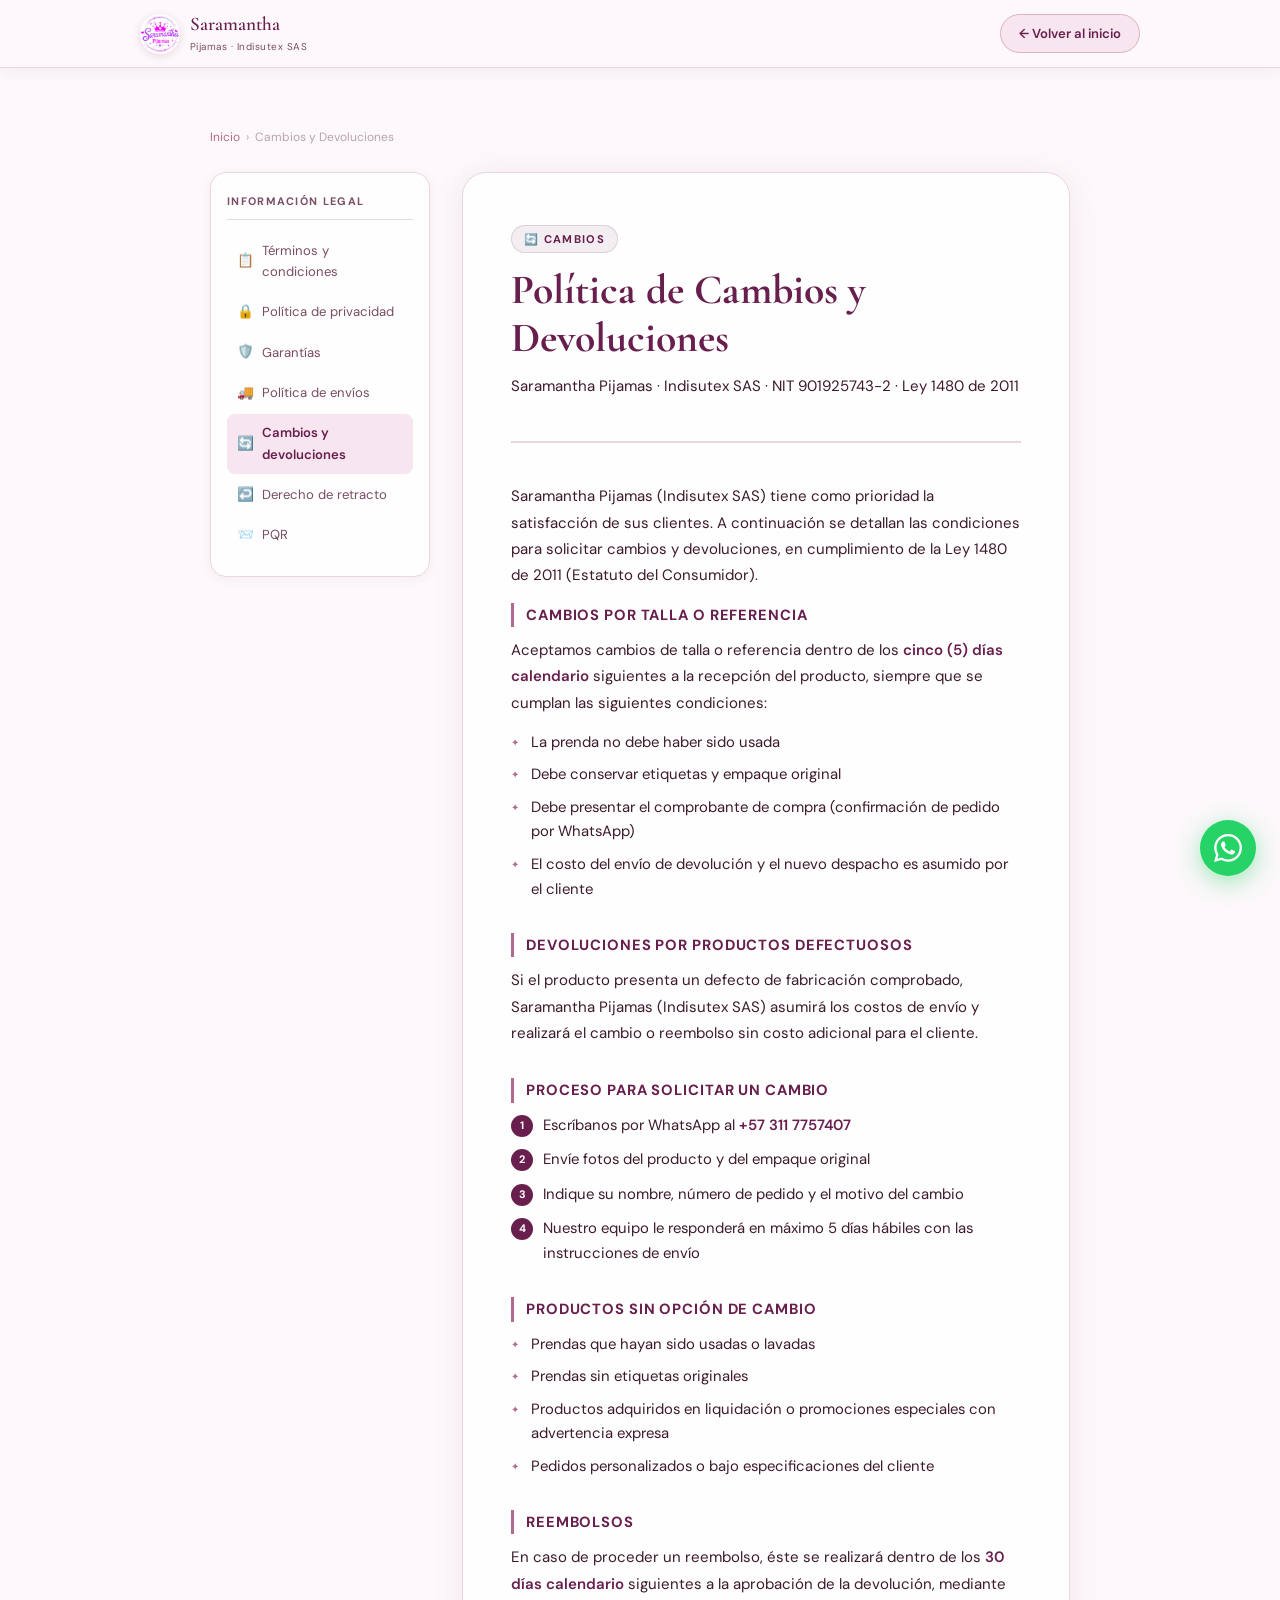
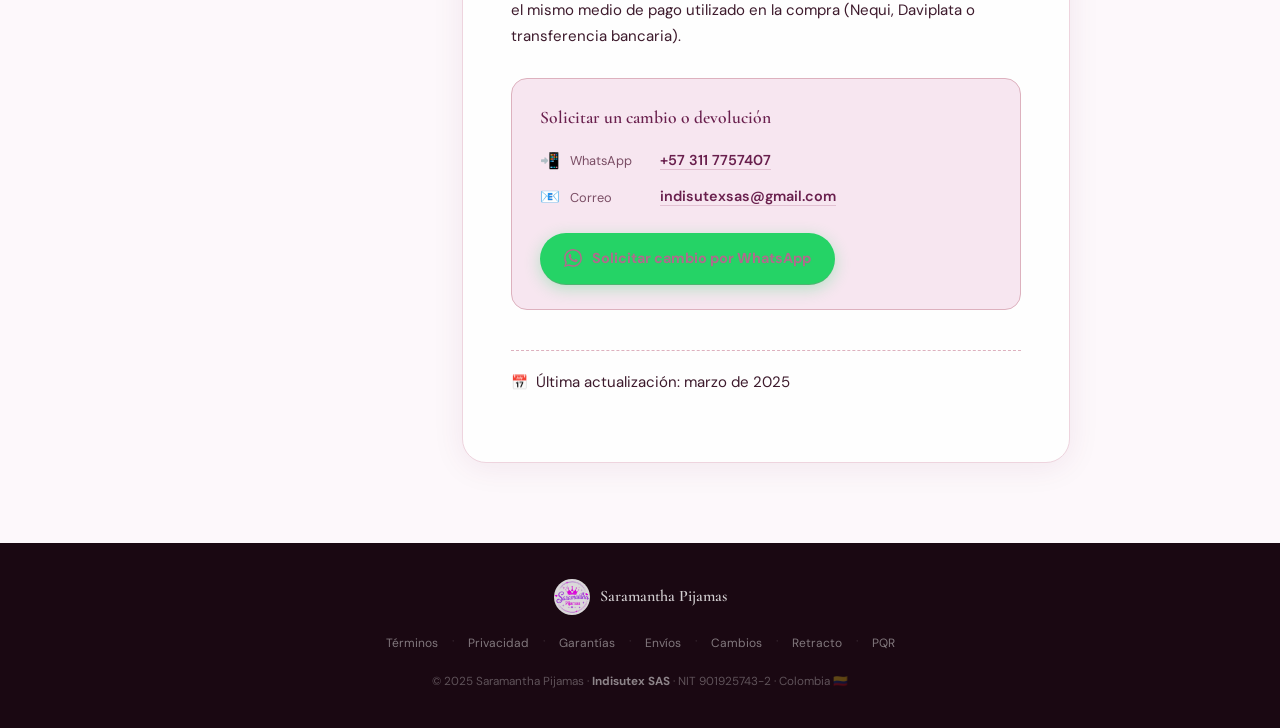
<file: cambios.html>
<!DOCTYPE html>
<html lang="es-CO">
<head>
  <meta charset="UTF-8"/><meta name="viewport" content="width=device-width,initial-scale=1.0"/>
  <title>Cambios y Devoluciones | Saramantha Pijamas – Indisutex SAS</title>
  <link rel="preconnect" href="https://fonts.googleapis.com"/><link rel="preconnect" href="https://fonts.gstatic.com" crossorigin/>
  <link href="https://fonts.googleapis.com/css2?family=Cormorant+Garamond:ital,wght@0,400;0,600;0,700;1,400&family=DM+Sans:wght@300;400;500;600&display=swap" rel="stylesheet"/>
  <script>(function(c,l,a,r,i,t,y){c[a]=c[a]||function(){(c[a].q=c[a].q||[]).push(arguments)};t=l.createElement(r);t.async=1;t.src="https://www.clarity.ms/tag/"+i;y=l.getElementsByTagName(r)[0];y.parentNode.insertBefore(t,y)})(window,document,"clarity","script","vy1xy51y3o");</script>
  <script>!function(f,b,e,v,n,t,s){if(f.fbq)return;n=f.fbq=function(){n.callMethod?n.callMethod.apply(n,arguments):n.queue.push(arguments)};if(!f._fbq)f._fbq=n;n.push=n;n.loaded=!0;n.version="2.0";n.queue=[];t=b.createElement(e);t.async=!0;t.src=v;s=b.getElementsByTagName(e)[0];s.parentNode.insertBefore(t,s)}(window,document,"script","https://connect.facebook.net/en_US/fbevents.js");try{if(localStorage.getItem("cookiesOk")){fbq("init","855518717538226");fbq("track","PageView");}}catch(e){}</script>
  <link rel="stylesheet" href="style.css"/><link rel="stylesheet" href="legal.css"/>
</head>
<body>
<header class="legal-navbar"><div class="legal-nav-inner">
  <a href="index.html" class="legal-nav-logo"><img src="logo.jpeg" alt="Saramantha" width="40" height="40" loading="eager"/><div><span class="legal-nav-brand">Saramantha</span><span class="legal-nav-sub">Pijamas · Indisutex SAS</span></div></a>
  <a href="index.html" class="legal-back-btn">← Volver al inicio</a>
</div></header>
<main class="legal-main"><div class="legal-container">
  <nav class="legal-breadcrumb"><a href="index.html">Inicio</a><span>›</span><span>Cambios y Devoluciones</span></nav>
  <div class="legal-page-layout">
    <aside class="legal-sidebar"><h5>Información legal</h5>
      <a href="terminos.html"><span class="ls-icon">📋</span> Términos y condiciones</a>
      <a href="privacidad.html"><span class="ls-icon">🔒</span> Política de privacidad</a>
      <a href="garantias.html"><span class="ls-icon">🛡️</span> Garantías</a>
      <a href="envios.html"><span class="ls-icon">🚚</span> Política de envíos</a>
      <a href="cambios.html" class="active"><span class="ls-icon">🔄</span> Cambios y devoluciones</a>
      <a href="retracto.html"><span class="ls-icon">↩️</span> Derecho de retracto</a>
      <a href="pqr.html"><span class="ls-icon">📨</span> PQR</a>
    </aside>
    <div class="legal-box">
      <div class="legal-doc-header">
        <span class="legal-doc-tag">🔄 Cambios</span>
        <h1 class="legal-doc-title">Política de Cambios y Devoluciones</h1>
        <p class="legal-doc-meta">Saramantha Pijamas · Indisutex SAS · NIT 901925743-2 · Ley 1480 de 2011</p>
      </div>

      <p>Saramantha Pijamas (Indisutex SAS) tiene como prioridad la satisfacción de sus clientes. A continuación se detallan las condiciones para solicitar cambios y devoluciones, en cumplimiento de la Ley 1480 de 2011 (Estatuto del Consumidor).</p>

      <h3>Cambios por talla o referencia</h3>
      <p>Aceptamos cambios de talla o referencia dentro de los <strong>cinco (5) días calendario</strong> siguientes a la recepción del producto, siempre que se cumplan las siguientes condiciones:</p>
      <ul>
        <li>La prenda no debe haber sido usada</li>
        <li>Debe conservar etiquetas y empaque original</li>
        <li>Debe presentar el comprobante de compra (confirmación de pedido por WhatsApp)</li>
        <li>El costo del envío de devolución y el nuevo despacho es asumido por el cliente</li>
      </ul>

      <h3>Devoluciones por productos defectuosos</h3>
      <p>Si el producto presenta un defecto de fabricación comprobado, Saramantha Pijamas (Indisutex SAS) asumirá los costos de envío y realizará el cambio o reembolso sin costo adicional para el cliente.</p>

      <h3>Proceso para solicitar un cambio</h3>
      <ol>
        <li>Escríbanos por WhatsApp al <strong>+57 311 7757407</strong></li>
        <li>Envíe fotos del producto y del empaque original</li>
        <li>Indique su nombre, número de pedido y el motivo del cambio</li>
        <li>Nuestro equipo le responderá en máximo 5 días hábiles con las instrucciones de envío</li>
      </ol>

      <h3>Productos sin opción de cambio</h3>
      <ul>
        <li>Prendas que hayan sido usadas o lavadas</li>
        <li>Prendas sin etiquetas originales</li>
        <li>Productos adquiridos en liquidación o promociones especiales con advertencia expresa</li>
        <li>Pedidos personalizados o bajo especificaciones del cliente</li>
      </ul>

      <h3>Reembolsos</h3>
      <p>En caso de proceder un reembolso, éste se realizará dentro de los <strong>30 días calendario</strong> siguientes a la aprobación de la devolución, mediante el mismo medio de pago utilizado en la compra (Nequi, Daviplata o transferencia bancaria).</p>

      <div class="legal-contact-card">
        <h4>Solicitar un cambio o devolución</h4>
        <div class="legal-contact-row"><span class="lc-icon">📲</span><span class="lc-label">WhatsApp</span><span class="lc-val"><a href="https://wa.me/573117757407?text=Hola!%20Quiero%20solicitar%20un%20cambio%20de%20mi%20pijama%20🌸" target="_blank" rel="noopener">+57 311 7757407</a></span></div>
        <div class="legal-contact-row"><span class="lc-icon">📧</span><span class="lc-label">Correo</span><span class="lc-val"><a href="mailto:indisutexsas@gmail.com">indisutexsas@gmail.com</a></span></div>
        <a href="https://wa.me/573117757407?text=Hola!%20Quiero%20solicitar%20un%20cambio.%20Te%20envío%20las%20fotos%20del%20producto%20🌸" class="legal-wa-cta" target="_blank" rel="noopener"><svg viewBox="0 0 24 24" fill="currentColor" width="18"><path d="M17.472 14.382c-.297-.149-1.758-.867-2.03-.967-.273-.099-.471-.148-.67.15-.197.297-.767.966-.94 1.164-.173.199-.347.223-.644.075-.297-.15-1.255-.463-2.39-1.475-.883-.788-1.48-1.761-1.653-2.059-.173-.297-.018-.458.13-.606.134-.133.298-.347.446-.52.149-.174.198-.298.298-.497.099-.198.05-.371-.025-.52-.075-.149-.669-1.612-.916-2.207-.242-.579-.487-.5-.669-.51-.173-.008-.371-.01-.57-.01-.198 0-.52.074-.792.372-.272.297-1.04 1.016-1.04 2.479 0 1.462 1.065 2.875 1.213 3.074.149.198 2.096 3.2 5.077 4.487.709.306 1.262.489 1.694.625.712.227 1.36.195 1.871.118.571-.085 1.758-.719 2.006-1.413.248-.694.248-1.289.173-1.413-.074-.124-.272-.198-.57-.347m-5.421 7.403h-.004a9.87 9.87 0 01-5.031-1.378l-.361-.214-3.741.982.998-3.648-.235-.374a9.86 9.86 0 01-1.51-5.26c.001-5.45 4.436-9.884 9.888-9.884 2.64 0 5.122 1.03 6.988 2.898a9.825 9.825 0 012.893 6.994c-.003 5.45-4.437 9.884-9.885 9.884m8.413-18.297A11.815 11.815 0 0012.05 0C5.495 0 .16 5.335.157 11.892c0 2.096.547 4.142 1.588 5.945L.057 24l6.305-1.654a11.882 11.882 0 005.683 1.448h.005c6.554 0 11.89-5.335 11.893-11.893a11.821 11.821 0 00-3.48-8.413z"/></svg> Solicitar cambio por WhatsApp</a>
      </div>
      <p class="legal-date-note">Última actualización: marzo de 2025</p>
    </div>
  </div>
</div></main>
<a href="https://wa.me/573117757407?text=Hola!%20Quiero%20solicitar%20un%20cambio%20🌸" class="legal-wa-float" target="_blank" rel="noopener"><svg viewBox="0 0 24 24" fill="currentColor"><path d="M17.472 14.382c-.297-.149-1.758-.867-2.03-.967-.273-.099-.471-.148-.67.15-.197.297-.767.966-.94 1.164-.173.199-.347.223-.644.075-.297-.15-1.255-.463-2.39-1.475-.883-.788-1.48-1.761-1.653-2.059-.173-.297-.018-.458.13-.606.134-.133.298-.347.446-.52.149-.174.198-.298.298-.497.099-.198.05-.371-.025-.52-.075-.149-.669-1.612-.916-2.207-.242-.579-.487-.5-.669-.51-.173-.008-.371-.01-.57-.01-.198 0-.52.074-.792.372-.272.297-1.04 1.016-1.04 2.479 0 1.462 1.065 2.875 1.213 3.074.149.198 2.096 3.2 5.077 4.487.709.306 1.262.489 1.694.625.712.227 1.36.195 1.871.118.571-.085 1.758-.719 2.006-1.413.248-.694.248-1.289.173-1.413-.074-.124-.272-.198-.57-.347m-5.421 7.403h-.004a9.87 9.87 0 01-5.031-1.378l-.361-.214-3.741.982.998-3.648-.235-.374a9.86 9.86 0 01-1.51-5.26c.001-5.45 4.436-9.884 9.888-9.884 2.64 0 5.122 1.03 6.988 2.898a9.825 9.825 0 012.893 6.994c-.003 5.45-4.437 9.884-9.885 9.884m8.413-18.297A11.815 11.815 0 0012.05 0C5.495 0 .16 5.335.157 11.892c0 2.096.547 4.142 1.588 5.945L.057 24l6.305-1.654a11.882 11.882 0 005.683 1.448h.005c6.554 0 11.89-5.335 11.893-11.893a11.821 11.821 0 00-3.48-8.413z"/></svg></a>
<footer class="legal-footer"><div class="legal-footer-inner">
  <a href="index.html" class="legal-footer-logo"><img src="logo.jpeg" alt="Saramantha" width="36" height="36" loading="lazy"/><span>Saramantha Pijamas</span></a>
  <nav class="legal-footer-links"><a href="terminos.html">Términos</a><span>·</span><a href="privacidad.html">Privacidad</a><span>·</span><a href="garantias.html">Garantías</a><span>·</span><a href="envios.html">Envíos</a><span>·</span><a href="cambios.html">Cambios</a><span>·</span><a href="retracto.html">Retracto</a><span>·</span><a href="pqr.html">PQR</a></nav>
  <p class="legal-footer-copy">© 2025 Saramantha Pijamas · <strong style="color:rgba(255,255,255,.5)">Indisutex SAS</strong> · NIT 901925743-2 · Colombia 🇨🇴</p>
</div></footer>
</body></html>
</file>
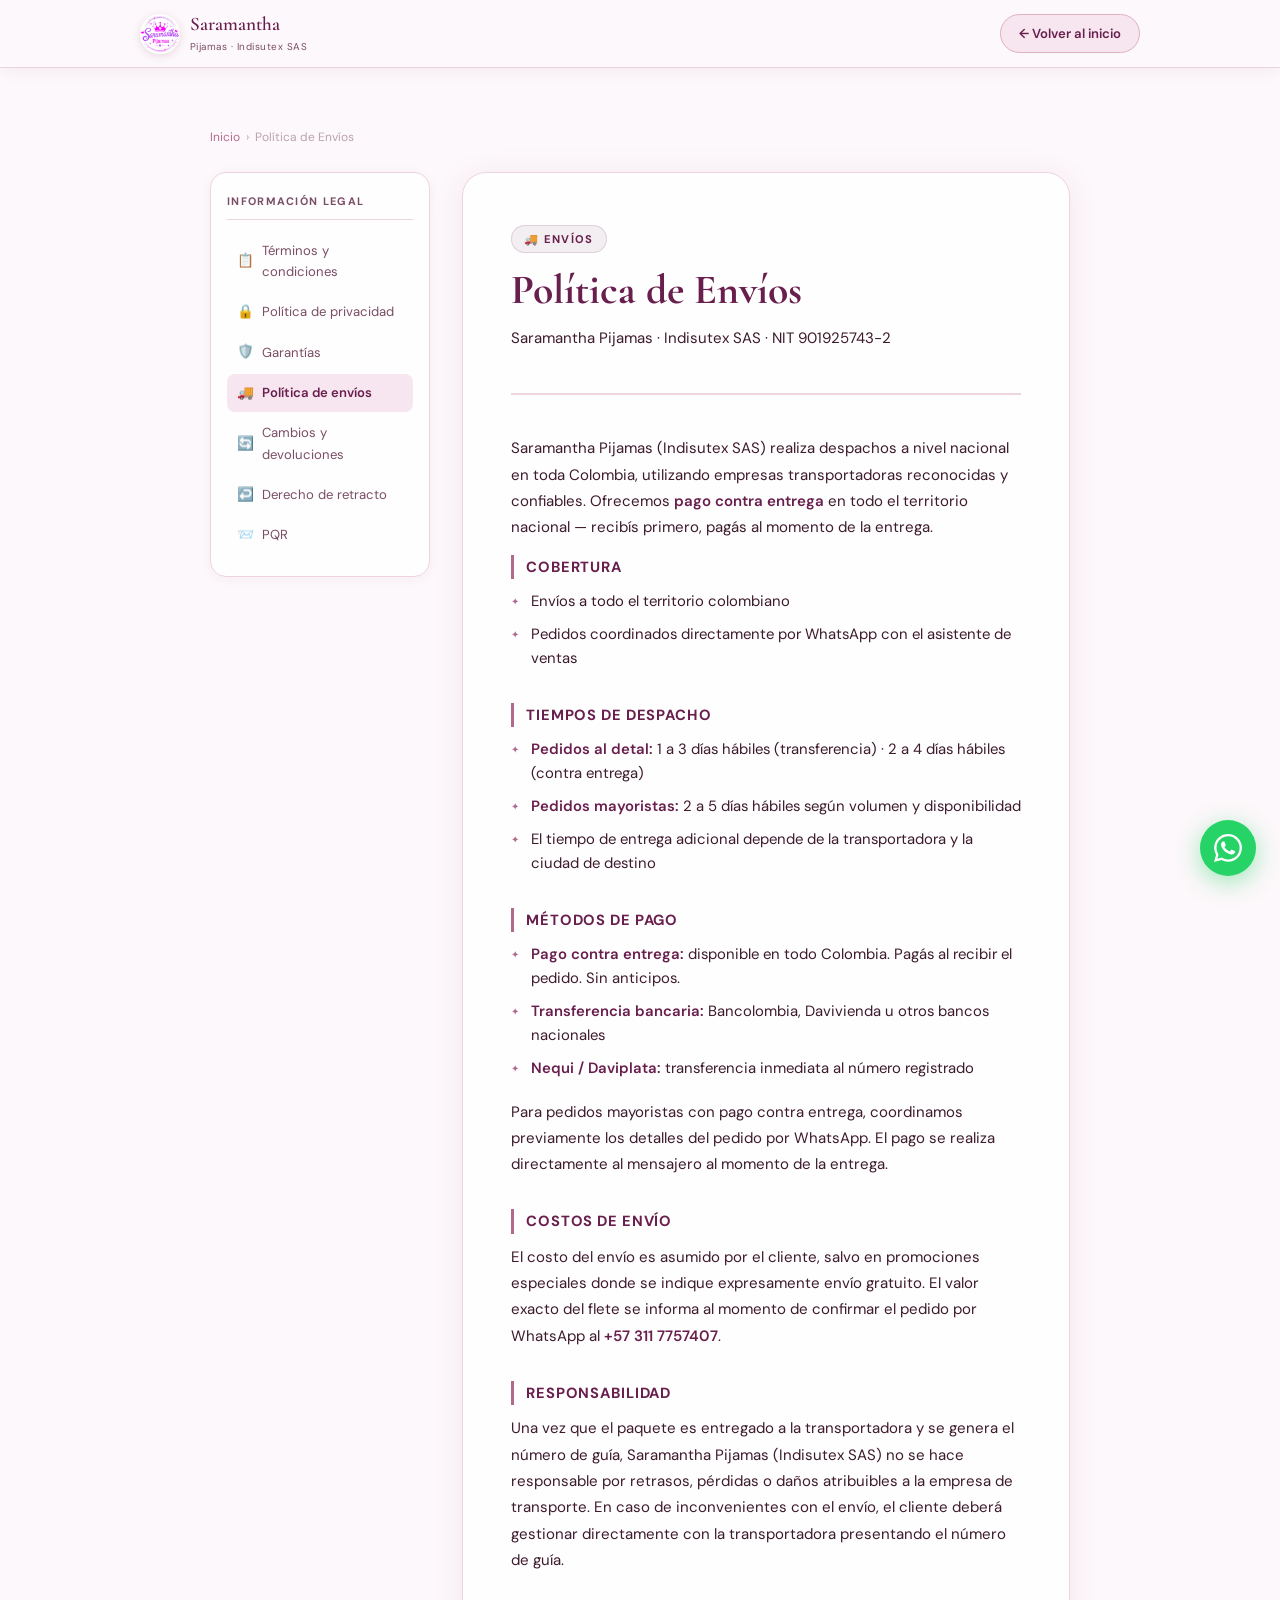
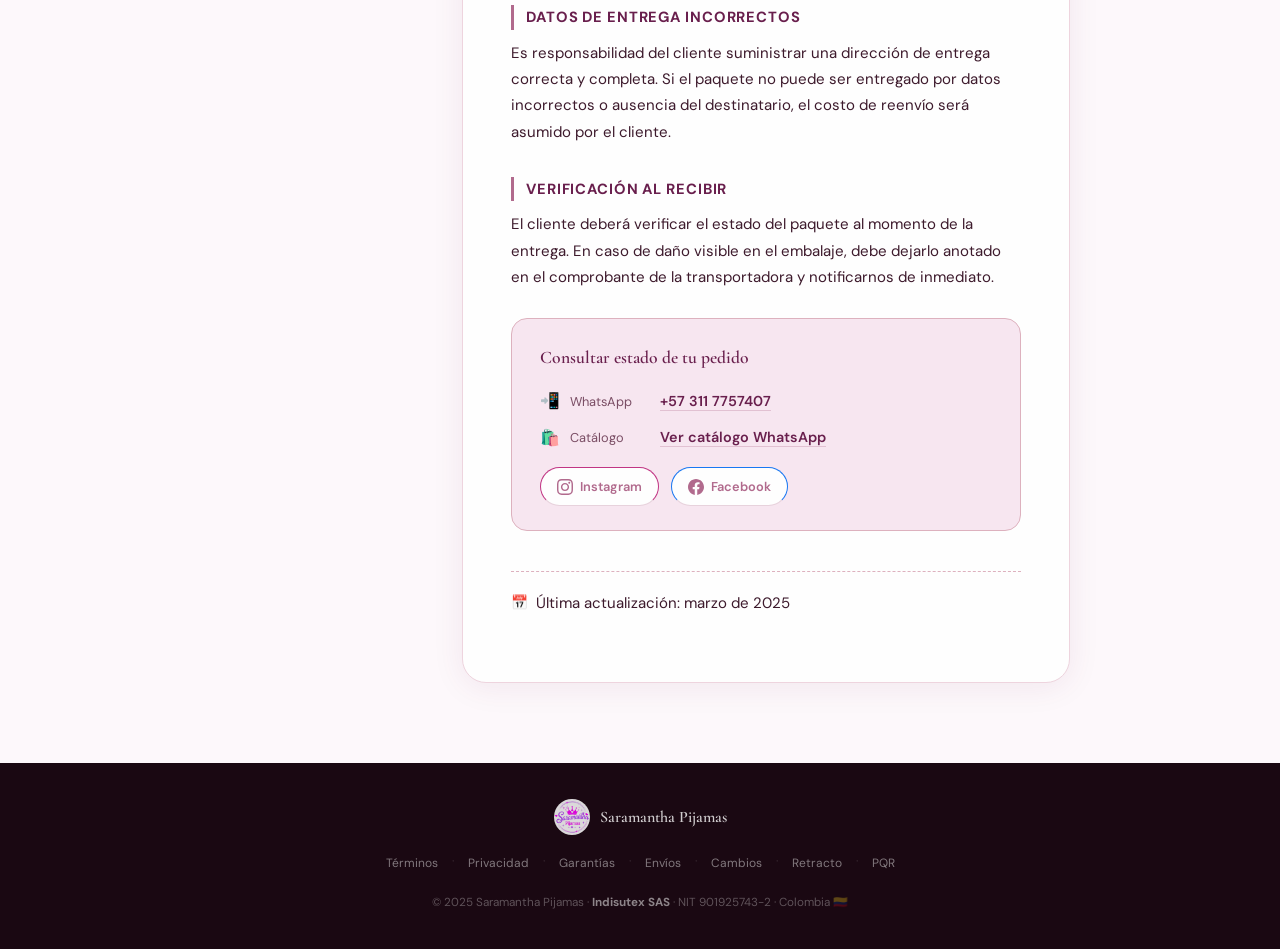
<file: envios.html>
<!DOCTYPE html>
<html lang="es-CO">
<head>
  <meta charset="UTF-8"/><meta name="viewport" content="width=device-width,initial-scale=1.0"/>
  <title>Política de Envíos | Saramantha Pijamas – Indisutex SAS</title>
  <link rel="preconnect" href="https://fonts.googleapis.com"/><link rel="preconnect" href="https://fonts.gstatic.com" crossorigin/>
  <link href="https://fonts.googleapis.com/css2?family=Cormorant+Garamond:ital,wght@0,400;0,600;0,700;1,400&family=DM+Sans:wght@300;400;500;600&display=swap" rel="stylesheet"/>
  <script>(function(c,l,a,r,i,t,y){c[a]=c[a]||function(){(c[a].q=c[a].q||[]).push(arguments)};t=l.createElement(r);t.async=1;t.src="https://www.clarity.ms/tag/"+i;y=l.getElementsByTagName(r)[0];y.parentNode.insertBefore(t,y)})(window,document,"clarity","script","vy1xy51y3o");</script>
  <script>!function(f,b,e,v,n,t,s){if(f.fbq)return;n=f.fbq=function(){n.callMethod?n.callMethod.apply(n,arguments):n.queue.push(arguments)};if(!f._fbq)f._fbq=n;n.push=n;n.loaded=!0;n.version="2.0";n.queue=[];t=b.createElement(e);t.async=!0;t.src=v;s=b.getElementsByTagName(e)[0];s.parentNode.insertBefore(t,s)}(window,document,"script","https://connect.facebook.net/en_US/fbevents.js");try{if(localStorage.getItem("cookiesOk")){fbq("init","855518717538226");fbq("track","PageView");}}catch(e){}</script>
  <link rel="stylesheet" href="style.css"/><link rel="stylesheet" href="legal.css"/>
</head>
<body>
<header class="legal-navbar"><div class="legal-nav-inner">
  <a href="index.html" class="legal-nav-logo"><img src="logo.jpeg" alt="Saramantha" width="40" height="40" loading="eager"/><div><span class="legal-nav-brand">Saramantha</span><span class="legal-nav-sub">Pijamas · Indisutex SAS</span></div></a>
  <a href="index.html" class="legal-back-btn">← Volver al inicio</a>
</div></header>
<main class="legal-main"><div class="legal-container">
  <nav class="legal-breadcrumb"><a href="index.html">Inicio</a><span>›</span><span>Política de Envíos</span></nav>
  <div class="legal-page-layout">
    <aside class="legal-sidebar"><h5>Información legal</h5>
      <a href="terminos.html"><span class="ls-icon">📋</span> Términos y condiciones</a>
      <a href="privacidad.html"><span class="ls-icon">🔒</span> Política de privacidad</a>
      <a href="garantias.html"><span class="ls-icon">🛡️</span> Garantías</a>
      <a href="envios.html" class="active"><span class="ls-icon">🚚</span> Política de envíos</a>
      <a href="cambios.html"><span class="ls-icon">🔄</span> Cambios y devoluciones</a>
      <a href="retracto.html"><span class="ls-icon">↩️</span> Derecho de retracto</a>
      <a href="pqr.html"><span class="ls-icon">📨</span> PQR</a>
    </aside>
    <div class="legal-box">
      <div class="legal-doc-header">
        <span class="legal-doc-tag">🚚 Envíos</span>
        <h1 class="legal-doc-title">Política de Envíos</h1>
        <p class="legal-doc-meta">Saramantha Pijamas · Indisutex SAS · NIT 901925743-2</p>
      </div>

      <p>Saramantha Pijamas (Indisutex SAS) realiza despachos a nivel nacional en toda Colombia, utilizando empresas transportadoras reconocidas y confiables. Ofrecemos <strong>pago contra entrega</strong> en todo el territorio nacional — recibís primero, pagás al momento de la entrega.</p>

      <h3>Cobertura</h3>
      <ul>
        <li>Envíos a todo el territorio colombiano</li>
        <li>Pedidos coordinados directamente por WhatsApp con el asistente de ventas</li>
      </ul>

      <h3>Tiempos de despacho</h3>
      <ul>
        <li><strong>Pedidos al detal:</strong> 1 a 3 días hábiles (transferencia) · 2 a 4 días hábiles (contra entrega)</li>
        <li><strong>Pedidos mayoristas:</strong> 2 a 5 días hábiles según volumen y disponibilidad</li>
        <li>El tiempo de entrega adicional depende de la transportadora y la ciudad de destino</li>
      </ul>

      <h3>Métodos de pago</h3>
      <ul>
        <li><strong>Pago contra entrega:</strong> disponible en todo Colombia. Pagás al recibir el pedido. Sin anticipos.</li>
        <li><strong>Transferencia bancaria:</strong> Bancolombia, Davivienda u otros bancos nacionales</li>
        <li><strong>Nequi / Daviplata:</strong> transferencia inmediata al número registrado</li>
      </ul>
      <p>Para pedidos mayoristas con pago contra entrega, coordinamos previamente los detalles del pedido por WhatsApp. El pago se realiza directamente al mensajero al momento de la entrega.</p>

      <h3>Costos de envío</h3>
      <p>El costo del envío es asumido por el cliente, salvo en promociones especiales donde se indique expresamente envío gratuito. El valor exacto del flete se informa al momento de confirmar el pedido por WhatsApp al <strong>+57 311 7757407</strong>.</p>

      <h3>Responsabilidad</h3>
      <p>Una vez que el paquete es entregado a la transportadora y se genera el número de guía, Saramantha Pijamas (Indisutex SAS) no se hace responsable por retrasos, pérdidas o daños atribuibles a la empresa de transporte. En caso de inconvenientes con el envío, el cliente deberá gestionar directamente con la transportadora presentando el número de guía.</p>

      <h3>Datos de entrega incorrectos</h3>
      <p>Es responsabilidad del cliente suministrar una dirección de entrega correcta y completa. Si el paquete no puede ser entregado por datos incorrectos o ausencia del destinatario, el costo de reenvío será asumido por el cliente.</p>

      <h3>Verificación al recibir</h3>
      <p>El cliente deberá verificar el estado del paquete al momento de la entrega. En caso de daño visible en el embalaje, debe dejarlo anotado en el comprobante de la transportadora y notificarnos de inmediato.</p>

      <div class="legal-contact-card">
        <h4>Consultar estado de tu pedido</h4>
        <div class="legal-contact-row"><span class="lc-icon">📲</span><span class="lc-label">WhatsApp</span><span class="lc-val"><a href="https://wa.me/573117757407?text=Hola!%20Quiero%20saber%20el%20estado%20de%20mi%20pedido%20🌸" target="_blank" rel="noopener">+57 311 7757407</a></span></div>
        <div class="legal-contact-row"><span class="lc-icon">🛍️</span><span class="lc-label">Catálogo</span><span class="lc-val"><a href="https://wa.me/c/573235753226" target="_blank" rel="noopener">Ver catálogo WhatsApp</a></span></div>
        <div class="legal-social-row">
          <a href="https://www.instagram.com/saramanthaboutique/" class="legal-social-btn lsb-ig" target="_blank" rel="noopener"><svg viewBox="0 0 24 24" fill="currentColor" width="15"><path d="M12 2.163c3.204 0 3.584.012 4.85.07 3.252.148 4.771 1.691 4.919 4.919.058 1.265.069 1.645.069 4.849 0 3.205-.012 3.584-.069 4.849-.149 3.225-1.664 4.771-4.919 4.919-1.266.058-1.644.07-4.85.07-3.204 0-3.584-.012-4.849-.07-3.26-.149-4.771-1.699-4.919-4.92-.058-1.265-.07-1.644-.07-4.849 0-3.204.013-3.583.07-4.849.149-3.227 1.664-4.771 4.919-4.919 1.266-.057 1.645-.069 4.849-.069zm0-2.163c-3.259 0-3.667.014-4.947.072-4.358.2-6.78 2.618-6.98 6.98-.059 1.281-.073 1.689-.073 4.948 0 3.259.014 3.668.072 4.948.2 4.358 2.618 6.78 6.98 6.98 1.281.058 1.689.072 4.948.072 3.259 0 3.668-.014 4.948-.072 4.354-.2 6.782-2.618 6.979-6.98.059-1.28.073-1.689.073-4.948 0-3.259-.014-3.667-.072-4.947-.196-4.354-2.617-6.78-6.979-6.98-1.281-.059-1.69-.073-4.949-.073zm0 5.838c-3.403 0-6.162 2.759-6.162 6.162s2.759 6.163 6.162 6.163 6.162-2.759 6.162-6.163c0-3.403-2.759-6.162-6.162-6.162zm0 10.162c-2.209 0-4-1.79-4-4 0-2.209 1.791-4 4-4s4 1.791 4 4c0 2.21-1.791 4-4 4zm6.406-11.845c-.796 0-1.441.645-1.441 1.44s.645 1.44 1.441 1.44c.795 0 1.439-.645 1.439-1.44s-.644-1.44-1.439-1.44z"/></svg> Instagram</a>
          <a href="https://www.facebook.com/saramanthaoficial/" class="legal-social-btn lsb-fb" target="_blank" rel="noopener"><svg viewBox="0 0 24 24" fill="currentColor" width="15"><path d="M24 12.073c0-6.627-5.373-12-12-12s-12 5.373-12 12c0 5.99 4.388 10.954 10.125 11.854v-8.385H7.078v-3.47h3.047V9.43c0-3.007 1.792-4.669 4.533-4.669 1.312 0 2.686.235 2.686.235v2.953H15.83c-1.491 0-1.956.925-1.956 1.874v2.25h3.328l-.532 3.47h-2.796v8.385C19.612 23.027 24 18.062 24 12.073z"/></svg> Facebook</a>
        </div>
      </div>
      <p class="legal-date-note">Última actualización: marzo de 2025</p>
    </div>
  </div>
</div></main>
<a href="https://wa.me/573117757407?text=Hola!%20Tengo%20una%20consulta%20sobre%20envíos%20🌸" class="legal-wa-float" target="_blank" rel="noopener"><svg viewBox="0 0 24 24" fill="currentColor"><path d="M17.472 14.382c-.297-.149-1.758-.867-2.03-.967-.273-.099-.471-.148-.67.15-.197.297-.767.966-.94 1.164-.173.199-.347.223-.644.075-.297-.15-1.255-.463-2.39-1.475-.883-.788-1.48-1.761-1.653-2.059-.173-.297-.018-.458.13-.606.134-.133.298-.347.446-.52.149-.174.198-.298.298-.497.099-.198.05-.371-.025-.52-.075-.149-.669-1.612-.916-2.207-.242-.579-.487-.5-.669-.51-.173-.008-.371-.01-.57-.01-.198 0-.52.074-.792.372-.272.297-1.04 1.016-1.04 2.479 0 1.462 1.065 2.875 1.213 3.074.149.198 2.096 3.2 5.077 4.487.709.306 1.262.489 1.694.625.712.227 1.36.195 1.871.118.571-.085 1.758-.719 2.006-1.413.248-.694.248-1.289.173-1.413-.074-.124-.272-.198-.57-.347m-5.421 7.403h-.004a9.87 9.87 0 01-5.031-1.378l-.361-.214-3.741.982.998-3.648-.235-.374a9.86 9.86 0 01-1.51-5.26c.001-5.45 4.436-9.884 9.888-9.884 2.64 0 5.122 1.03 6.988 2.898a9.825 9.825 0 012.893 6.994c-.003 5.45-4.437 9.884-9.885 9.884m8.413-18.297A11.815 11.815 0 0012.05 0C5.495 0 .16 5.335.157 11.892c0 2.096.547 4.142 1.588 5.945L.057 24l6.305-1.654a11.882 11.882 0 005.683 1.448h.005c6.554 0 11.89-5.335 11.893-11.893a11.821 11.821 0 00-3.48-8.413z"/></svg></a>
<footer class="legal-footer"><div class="legal-footer-inner">
  <a href="index.html" class="legal-footer-logo"><img src="logo.jpeg" alt="Saramantha" width="36" height="36" loading="lazy"/><span>Saramantha Pijamas</span></a>
  <nav class="legal-footer-links"><a href="terminos.html">Términos</a><span>·</span><a href="privacidad.html">Privacidad</a><span>·</span><a href="garantias.html">Garantías</a><span>·</span><a href="envios.html">Envíos</a><span>·</span><a href="cambios.html">Cambios</a><span>·</span><a href="retracto.html">Retracto</a><span>·</span><a href="pqr.html">PQR</a></nav>
  <p class="legal-footer-copy">© 2025 Saramantha Pijamas · <strong style="color:rgba(255,255,255,.5)">Indisutex SAS</strong> · NIT 901925743-2 · Colombia 🇨🇴</p>
</div></footer>
</body></html>
</file>
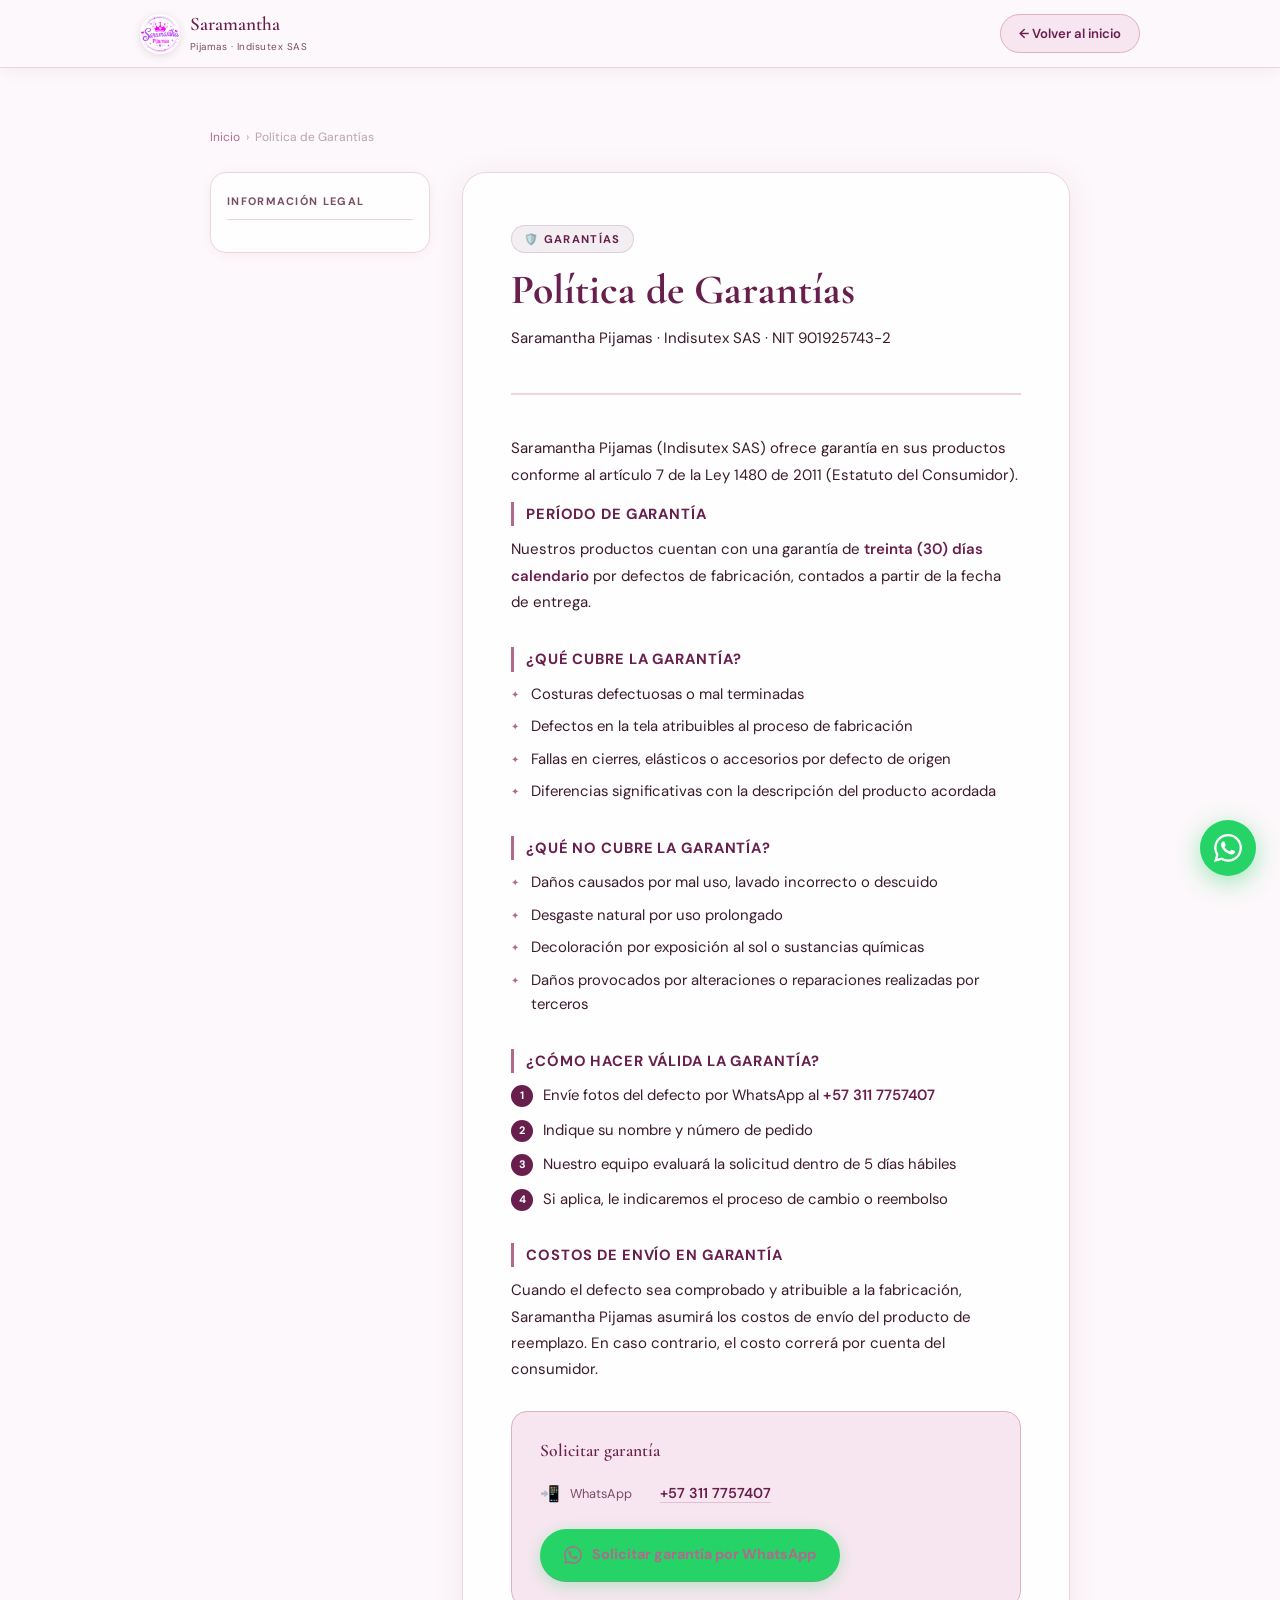
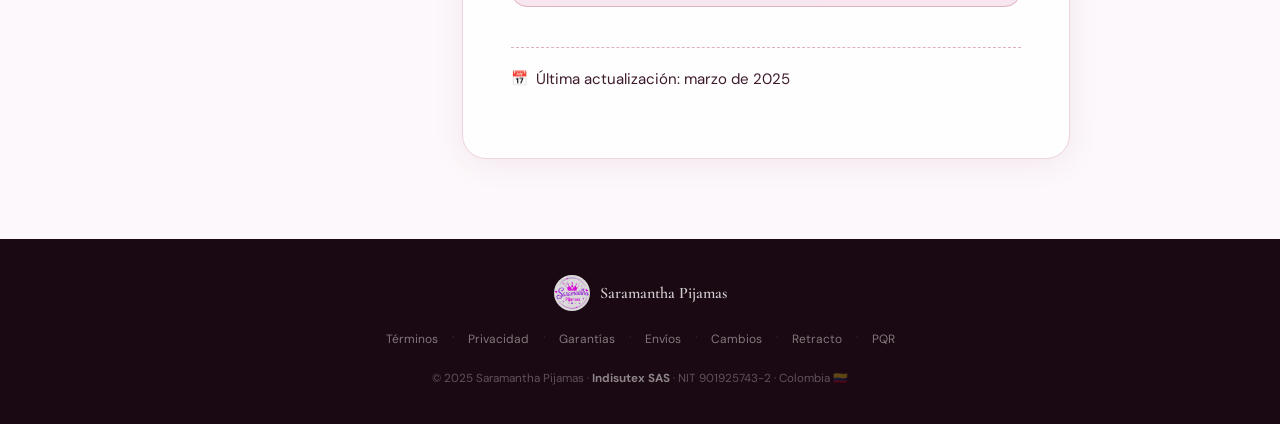
<file: garantias.html>
<!DOCTYPE html>
<html lang="es-CO">
<head>
  <meta charset="UTF-8"/><meta name="viewport" content="width=device-width,initial-scale=1.0"/>
  <title>Política de Garantías | Saramantha Pijamas – Indisutex SAS</title>
  <link rel="preconnect" href="https://fonts.googleapis.com"/><link rel="preconnect" href="https://fonts.gstatic.com" crossorigin/>
  <link href="https://fonts.googleapis.com/css2?family=Cormorant+Garamond:ital,wght@0,400;0,600;0,700;1,400&family=DM+Sans:wght@300;400;500;600&display=swap" rel="stylesheet"/>
  <script>(function(c,l,a,r,i,t,y){c[a]=c[a]||function(){(c[a].q=c[a].q||[]).push(arguments)};t=l.createElement(r);t.async=1;t.src="https://www.clarity.ms/tag/"+i;y=l.getElementsByTagName(r)[0];y.parentNode.insertBefore(t,y)})(window,document,"clarity","script","vy1xy51y3o");</script>
  <script>!function(f,b,e,v,n,t,s){if(f.fbq)return;n=f.fbq=function(){n.callMethod?n.callMethod.apply(n,arguments):n.queue.push(arguments)};if(!f._fbq)f._fbq=n;n.push=n;n.loaded=!0;n.version='2.0';n.queue=[];t=b.createElement(e);t.async=!0;t.src=v;s=b.getElementsByTagName(e)[0];s.parentNode.insertBefore(t,s)}(window,document,'script','https://connect.facebook.net/en_US/fbevents.js');try{if(localStorage.getItem('cookiesOk')){fbq('init','855518717538226');fbq('track','PageView');}}catch(e){}</script>
  <link rel="stylesheet" href="style.css"/><link rel="stylesheet" href="legal.css"/>
</head>
<body>
<header class="legal-navbar"><div class="legal-nav-inner">
  <a href="index.html" class="legal-nav-logo"><img src="logo.jpeg" alt="Saramantha" width="40" height="40" loading="eager"/><div><span class="legal-nav-brand">Saramantha</span><span class="legal-nav-sub">Pijamas · Indisutex SAS</span></div></a>
  <a href="index.html" class="legal-back-btn">← Volver al inicio</a>
</div></header>
<main class="legal-main"><div class="legal-container">
  <nav class="legal-breadcrumb"><a href="index.html">Inicio</a><span>›</span><span>Política de Garantías</span></nav>
  <div class="legal-page-layout">
    <aside class="legal-sidebar"><h5>Información legal</h5>
    </aside>
    <div class="legal-box">
      <div class="legal-doc-header">
        <span class="legal-doc-tag">🛡️ Garantías</span>
        <h1 class="legal-doc-title">Política de Garantías</h1>
        <p class="legal-doc-meta">Saramantha Pijamas · Indisutex SAS · NIT 901925743-2</p>
      </div>
      <p>Saramantha Pijamas (Indisutex SAS) ofrece garantía en sus productos conforme al artículo 7 de la Ley 1480 de 2011 (Estatuto del Consumidor).</p>
      <h3>Período de garantía</h3>
      <p>Nuestros productos cuentan con una garantía de <strong>treinta (30) días calendario</strong> por defectos de fabricación, contados a partir de la fecha de entrega.</p>
      <h3>¿Qué cubre la garantía?</h3>
      <ul>
        <li>Costuras defectuosas o mal terminadas</li>
        <li>Defectos en la tela atribuibles al proceso de fabricación</li>
        <li>Fallas en cierres, elásticos o accesorios por defecto de origen</li>
        <li>Diferencias significativas con la descripción del producto acordada</li>
      </ul>
      <h3>¿Qué NO cubre la garantía?</h3>
      <ul>
        <li>Daños causados por mal uso, lavado incorrecto o descuido</li>
        <li>Desgaste natural por uso prolongado</li>
        <li>Decoloración por exposición al sol o sustancias químicas</li>
        <li>Daños provocados por alteraciones o reparaciones realizadas por terceros</li>
      </ul>
      <h3>¿Cómo hacer válida la garantía?</h3>
      <ol>
        <li>Envíe fotos del defecto por WhatsApp al <strong>+57 311 7757407</strong></li>
        <li>Indique su nombre y número de pedido</li>
        <li>Nuestro equipo evaluará la solicitud dentro de 5 días hábiles</li>
        <li>Si aplica, le indicaremos el proceso de cambio o reembolso</li>
      </ol>
      <h3>Costos de envío en garantía</h3>
      <p>Cuando el defecto sea comprobado y atribuible a la fabricación, Saramantha Pijamas asumirá los costos de envío del producto de reemplazo. En caso contrario, el costo correrá por cuenta del consumidor.</p>
      <div class="legal-contact-card">
        <h4>Solicitar garantía</h4>
        <div class="legal-contact-row"><span class="lc-icon">📲</span><span class="lc-label">WhatsApp</span><span class="lc-val"><a href="https://wa.me/573117757407?text=Hola!%20Quiero%20hacer%20válida%20la%20garantía%20de%20mi%20pijama%20🌸" target="_blank" rel="noopener">+57 311 7757407</a></span></div>
        <a href="https://wa.me/573117757407?text=Hola!%20Quiero%20hacer%20válida%20la%20garantía%20de%20mi%20pijama.%20Te%20envío%20fotos%20del%20defecto%20🌸" class="legal-wa-cta" target="_blank" rel="noopener"><svg viewBox="0 0 24 24" fill="currentColor" width="18"><path d="M17.472 14.382c-.297-.149-1.758-.867-2.03-.967-.273-.099-.471-.148-.67.15-.197.297-.767.966-.94 1.164-.173.199-.347.223-.644.075-.297-.15-1.255-.463-2.39-1.475-.883-.788-1.48-1.761-1.653-2.059-.173-.297-.018-.458.13-.606.134-.133.298-.347.446-.52.149-.174.198-.298.298-.497.099-.198.05-.371-.025-.52-.075-.149-.669-1.612-.916-2.207-.242-.579-.487-.5-.669-.51-.173-.008-.371-.01-.57-.01-.198 0-.52.074-.792.372-.272.297-1.04 1.016-1.04 2.479 0 1.462 1.065 2.875 1.213 3.074.149.198 2.096 3.2 5.077 4.487.709.306 1.262.489 1.694.625.712.227 1.36.195 1.871.118.571-.085 1.758-.719 2.006-1.413.248-.694.248-1.289.173-1.413-.074-.124-.272-.198-.57-.347m-5.421 7.403h-.004a9.87 9.87 0 01-5.031-1.378l-.361-.214-3.741.982.998-3.648-.235-.374a9.86 9.86 0 01-1.51-5.26c.001-5.45 4.436-9.884 9.888-9.884 2.64 0 5.122 1.03 6.988 2.898a9.825 9.825 0 012.893 6.994c-.003 5.45-4.437 9.884-9.885 9.884m8.413-18.297A11.815 11.815 0 0012.05 0C5.495 0 .16 5.335.157 11.892c0 2.096.547 4.142 1.588 5.945L.057 24l6.305-1.654a11.882 11.882 0 005.683 1.448h.005c6.554 0 11.89-5.335 11.893-11.893a11.821 11.821 0 00-3.48-8.413z"/></svg> Solicitar garantía por WhatsApp</a>
      </div>
      <p class="legal-date-note">Última actualización: marzo de 2025</p>
    </div>
  </div>
</div></main>
<a href="https://wa.me/573117757407?text=Hola!%20Tengo%20una%20consulta%20🌸" class="legal-wa-float" target="_blank" rel="noopener"><svg viewBox="0 0 24 24" fill="currentColor"><path d="M17.472 14.382c-.297-.149-1.758-.867-2.03-.967-.273-.099-.471-.148-.67.15-.197.297-.767.966-.94 1.164-.173.199-.347.223-.644.075-.297-.15-1.255-.463-2.39-1.475-.883-.788-1.48-1.761-1.653-2.059-.173-.297-.018-.458.13-.606.134-.133.298-.347.446-.52.149-.174.198-.298.298-.497.099-.198.05-.371-.025-.52-.075-.149-.669-1.612-.916-2.207-.242-.579-.487-.5-.669-.51-.173-.008-.371-.01-.57-.01-.198 0-.52.074-.792.372-.272.297-1.04 1.016-1.04 2.479 0 1.462 1.065 2.875 1.213 3.074.149.198 2.096 3.2 5.077 4.487.709.306 1.262.489 1.694.625.712.227 1.36.195 1.871.118.571-.085 1.758-.719 2.006-1.413.248-.694.248-1.289.173-1.413-.074-.124-.272-.198-.57-.347m-5.421 7.403h-.004a9.87 9.87 0 01-5.031-1.378l-.361-.214-3.741.982.998-3.648-.235-.374a9.86 9.86 0 01-1.51-5.26c.001-5.45 4.436-9.884 9.888-9.884 2.64 0 5.122 1.03 6.988 2.898a9.825 9.825 0 012.893 6.994c-.003 5.45-4.437 9.884-9.885 9.884m8.413-18.297A11.815 11.815 0 0012.05 0C5.495 0 .16 5.335.157 11.892c0 2.096.547 4.142 1.588 5.945L.057 24l6.305-1.654a11.882 11.882 0 005.683 1.448h.005c6.554 0 11.89-5.335 11.893-11.893a11.821 11.821 0 00-3.48-8.413z"/></svg></a>
<footer class="legal-footer"><div class="legal-footer-inner">
  <a href="index.html" class="legal-footer-logo"><img src="logo.jpeg" alt="Saramantha" width="36" height="36" loading="lazy"/><span>Saramantha Pijamas</span></a>
  <nav class="legal-footer-links"><a href="terminos.html">Términos</a><span>·</span><a href="privacidad.html">Privacidad</a><span>·</span><a href="garantias.html">Garantías</a><span>·</span><a href="envios.html">Envíos</a><span>·</span><a href="cambios.html">Cambios</a><span>·</span><a href="retracto.html">Retracto</a><span>·</span><a href="pqr.html">PQR</a></nav>
  <p class="legal-footer-copy">© 2025 Saramantha Pijamas · <strong style="color:rgba(255,255,255,.5)">Indisutex SAS</strong> · NIT 901925743-2 · Colombia 🇨🇴</p>
</div></footer>
</body></html>
</file>
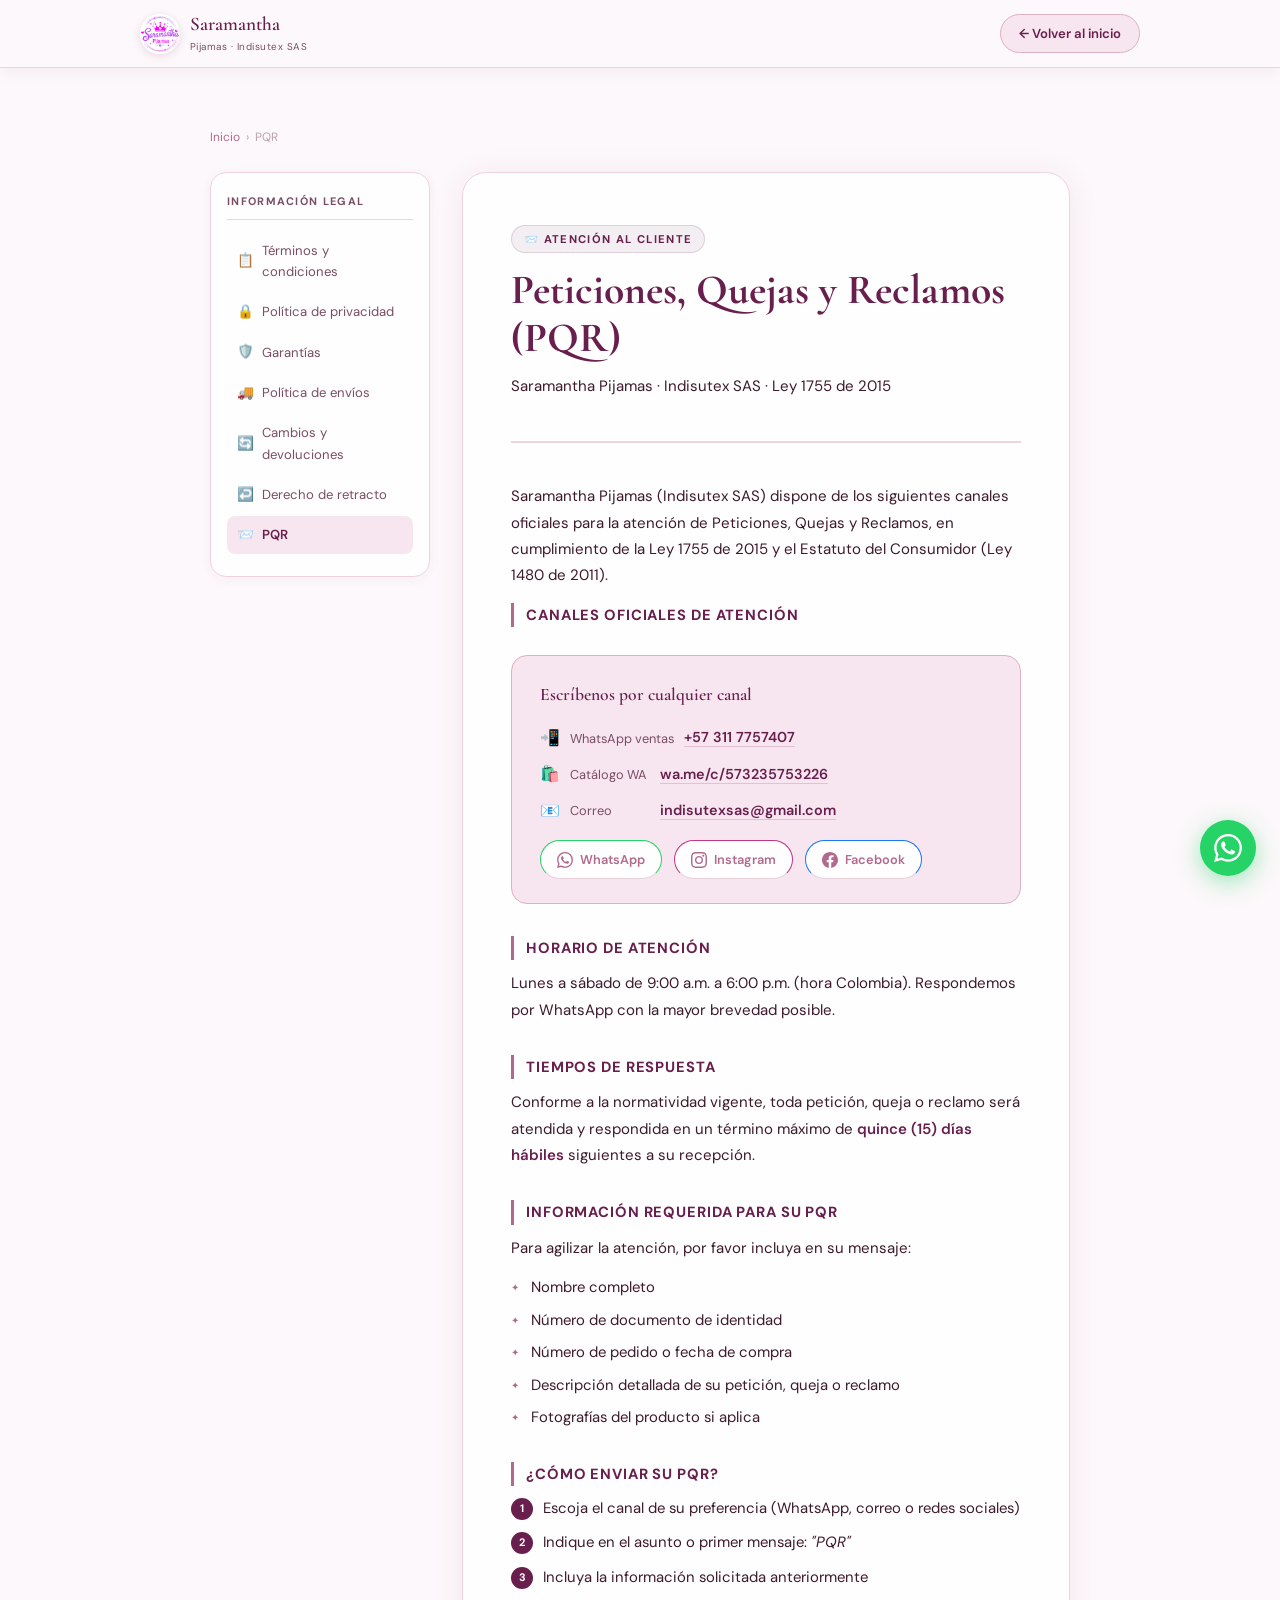
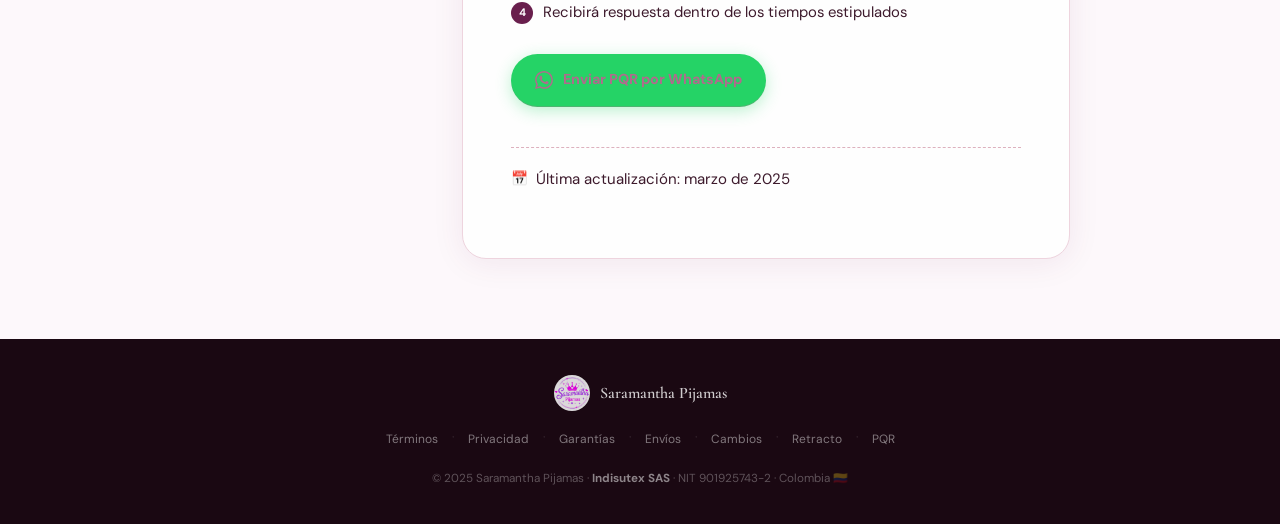
<file: pqr.html>
<!DOCTYPE html>
<html lang="es-CO">
<head>
  <meta charset="UTF-8"/><meta name="viewport" content="width=device-width,initial-scale=1.0"/>
  <title>PQR – Peticiones, Quejas y Reclamos | Saramantha Pijamas</title>
  <meta name="description" content="Canal oficial de Peticiones, Quejas y Reclamos de Saramantha Pijamas (Indisutex SAS). Atención por WhatsApp, correo electrónico y redes sociales."/>
  <link rel="preconnect" href="https://fonts.googleapis.com"/><link rel="preconnect" href="https://fonts.gstatic.com" crossorigin/>
  <link href="https://fonts.googleapis.com/css2?family=Cormorant+Garamond:ital,wght@0,400;0,600;0,700;1,400&family=DM+Sans:wght@300;400;500;600&display=swap" rel="stylesheet"/>
  <script>(function(c,l,a,r,i,t,y){c[a]=c[a]||function(){(c[a].q=c[a].q||[]).push(arguments)};t=l.createElement(r);t.async=1;t.src="https://www.clarity.ms/tag/"+i;y=l.getElementsByTagName(r)[0];y.parentNode.insertBefore(t,y)})(window,document,"clarity","script","vy1xy51y3o");</script>
  <script>!function(f,b,e,v,n,t,s){if(f.fbq)return;n=f.fbq=function(){n.callMethod?n.callMethod.apply(n,arguments):n.queue.push(arguments)};if(!f._fbq)f._fbq=n;n.push=n;n.loaded=!0;n.version="2.0";n.queue=[];t=b.createElement(e);t.async=!0;t.src=v;s=b.getElementsByTagName(e)[0];s.parentNode.insertBefore(t,s)}(window,document,"script","https://connect.facebook.net/en_US/fbevents.js");try{if(localStorage.getItem("cookiesOk")){fbq("init","855518717538226");fbq("track","PageView");}}catch(e){}</script>
  <link rel="stylesheet" href="style.css"/><link rel="stylesheet" href="legal.css"/>
</head>
<body>
<header class="legal-navbar"><div class="legal-nav-inner">
  <a href="index.html" class="legal-nav-logo"><img src="logo.jpeg" alt="Saramantha" width="40" height="40" loading="eager"/><div><span class="legal-nav-brand">Saramantha</span><span class="legal-nav-sub">Pijamas · Indisutex SAS</span></div></a>
  <a href="index.html" class="legal-back-btn">← Volver al inicio</a>
</div></header>
<main class="legal-main"><div class="legal-container">
  <nav class="legal-breadcrumb"><a href="index.html">Inicio</a><span>›</span><span>PQR</span></nav>
  <div class="legal-page-layout">
    <aside class="legal-sidebar"><h5>Información legal</h5>
      <a href="terminos.html"><span class="ls-icon">📋</span> Términos y condiciones</a>
      <a href="privacidad.html"><span class="ls-icon">🔒</span> Política de privacidad</a>
      <a href="garantias.html"><span class="ls-icon">🛡️</span> Garantías</a>
      <a href="envios.html"><span class="ls-icon">🚚</span> Política de envíos</a>
      <a href="cambios.html"><span class="ls-icon">🔄</span> Cambios y devoluciones</a>
      <a href="retracto.html"><span class="ls-icon">↩️</span> Derecho de retracto</a>
      <a href="pqr.html" class="active"><span class="ls-icon">📨</span> PQR</a>
    </aside>
    <div class="legal-box">
      <div class="legal-doc-header">
        <span class="legal-doc-tag">📨 Atención al cliente</span>
        <h1 class="legal-doc-title">Peticiones, Quejas y Reclamos (PQR)</h1>
        <p class="legal-doc-meta">Saramantha Pijamas · Indisutex SAS · Ley 1755 de 2015</p>
      </div>

      <p>Saramantha Pijamas (Indisutex SAS) dispone de los siguientes canales oficiales para la atención de Peticiones, Quejas y Reclamos, en cumplimiento de la Ley 1755 de 2015 y el Estatuto del Consumidor (Ley 1480 de 2011).</p>

      <h3>Canales oficiales de atención</h3>
      <div class="legal-contact-card">
        <h4>Escríbenos por cualquier canal</h4>
        <div class="legal-contact-row"><span class="lc-icon">📲</span><span class="lc-label">WhatsApp ventas</span><span class="lc-val"><a href="https://wa.me/573117757407?text=Hola!%20Quiero%20registrar%20una%20PQR%20🌸" target="_blank" rel="noopener">+57 311 7757407</a></span></div>
        <div class="legal-contact-row"><span class="lc-icon">🛍️</span><span class="lc-label">Catálogo WA</span><span class="lc-val"><a href="https://wa.me/c/573235753226" target="_blank" rel="noopener">wa.me/c/573235753226</a></span></div>
        <div class="legal-contact-row"><span class="lc-icon">📧</span><span class="lc-label">Correo</span><span class="lc-val"><a href="mailto:indisutexsas@gmail.com">indisutexsas@gmail.com</a></span></div>
        <div class="legal-social-row">
          <a href="https://wa.me/573117757407?text=PQR%20-%20Hola!%20Quiero%20registrar%20una%20petición%2C%20queja%20o%20reclamo%20🌸" class="legal-social-btn lsb-wa" target="_blank" rel="noopener"><svg viewBox="0 0 24 24" fill="currentColor" width="15"><path d="M17.472 14.382c-.297-.149-1.758-.867-2.03-.967-.273-.099-.471-.148-.67.15-.197.297-.767.966-.94 1.164-.173.199-.347.223-.644.075-.297-.15-1.255-.463-2.39-1.475-.883-.788-1.48-1.761-1.653-2.059-.173-.297-.018-.458.13-.606.134-.133.298-.347.446-.52.149-.174.198-.298.298-.497.099-.198.05-.371-.025-.52-.075-.149-.669-1.612-.916-2.207-.242-.579-.487-.5-.669-.51-.173-.008-.371-.01-.57-.01-.198 0-.52.074-.792.372-.272.297-1.04 1.016-1.04 2.479 0 1.462 1.065 2.875 1.213 3.074.149.198 2.096 3.2 5.077 4.487.709.306 1.262.489 1.694.625.712.227 1.36.195 1.871.118.571-.085 1.758-.719 2.006-1.413.248-.694.248-1.289.173-1.413-.074-.124-.272-.198-.57-.347m-5.421 7.403h-.004a9.87 9.87 0 01-5.031-1.378l-.361-.214-3.741.982.998-3.648-.235-.374a9.86 9.86 0 01-1.51-5.26c.001-5.45 4.436-9.884 9.888-9.884 2.64 0 5.122 1.03 6.988 2.898a9.825 9.825 0 012.893 6.994c-.003 5.45-4.437 9.884-9.885 9.884m8.413-18.297A11.815 11.815 0 0012.05 0C5.495 0 .16 5.335.157 11.892c0 2.096.547 4.142 1.588 5.945L.057 24l6.305-1.654a11.882 11.882 0 005.683 1.448h.005c6.554 0 11.89-5.335 11.893-11.893a11.821 11.821 0 00-3.48-8.413z"/></svg> WhatsApp</a>
          <a href="https://www.instagram.com/saramanthaboutique/" class="legal-social-btn lsb-ig" target="_blank" rel="noopener"><svg viewBox="0 0 24 24" fill="currentColor" width="15"><path d="M12 2.163c3.204 0 3.584.012 4.85.07 3.252.148 4.771 1.691 4.919 4.919.058 1.265.069 1.645.069 4.849 0 3.205-.012 3.584-.069 4.849-.149 3.225-1.664 4.771-4.919 4.919-1.266.058-1.644.07-4.85.07-3.204 0-3.584-.012-4.849-.07-3.26-.149-4.771-1.699-4.919-4.92-.058-1.265-.07-1.644-.07-4.849 0-3.204.013-3.583.07-4.849.149-3.227 1.664-4.771 4.919-4.919 1.266-.057 1.645-.069 4.849-.069zm0-2.163c-3.259 0-3.667.014-4.947.072-4.358.2-6.78 2.618-6.98 6.98-.059 1.281-.073 1.689-.073 4.948 0 3.259.014 3.668.072 4.948.2 4.358 2.618 6.78 6.98 6.98 1.281.058 1.689.072 4.948.072 3.259 0 3.668-.014 4.948-.072 4.354-.2 6.782-2.618 6.979-6.98.059-1.28.073-1.689.073-4.948 0-3.259-.014-3.667-.072-4.947-.196-4.354-2.617-6.78-6.979-6.98-1.281-.059-1.69-.073-4.949-.073zm0 5.838c-3.403 0-6.162 2.759-6.162 6.162s2.759 6.163 6.162 6.163 6.162-2.759 6.162-6.163c0-3.403-2.759-6.162-6.162-6.162zm0 10.162c-2.209 0-4-1.79-4-4 0-2.209 1.791-4 4-4s4 1.791 4 4c0 2.21-1.791 4-4 4zm6.406-11.845c-.796 0-1.441.645-1.441 1.44s.645 1.44 1.441 1.44c.795 0 1.439-.645 1.439-1.44s-.644-1.44-1.439-1.44z"/></svg> Instagram</a>
          <a href="https://www.facebook.com/saramanthaoficial/" class="legal-social-btn lsb-fb" target="_blank" rel="noopener"><svg viewBox="0 0 24 24" fill="currentColor" width="15"><path d="M24 12.073c0-6.627-5.373-12-12-12s-12 5.373-12 12c0 5.99 4.388 10.954 10.125 11.854v-8.385H7.078v-3.47h3.047V9.43c0-3.007 1.792-4.669 4.533-4.669 1.312 0 2.686.235 2.686.235v2.953H15.83c-1.491 0-1.956.925-1.956 1.874v2.25h3.328l-.532 3.47h-2.796v8.385C19.612 23.027 24 18.062 24 12.073z"/></svg> Facebook</a>
        </div>
      </div>

      <h3>Horario de atención</h3>
      <p>Lunes a sábado de 9:00 a.m. a 6:00 p.m. (hora Colombia). Respondemos por WhatsApp con la mayor brevedad posible.</p>

      <h3>Tiempos de respuesta</h3>
      <p>Conforme a la normatividad vigente, toda petición, queja o reclamo será atendida y respondida en un término máximo de <strong>quince (15) días hábiles</strong> siguientes a su recepción.</p>

      <h3>Información requerida para su PQR</h3>
      <p>Para agilizar la atención, por favor incluya en su mensaje:</p>
      <ul>
        <li>Nombre completo</li>
        <li>Número de documento de identidad</li>
        <li>Número de pedido o fecha de compra</li>
        <li>Descripción detallada de su petición, queja o reclamo</li>
        <li>Fotografías del producto si aplica</li>
      </ul>

      <h3>¿Cómo enviar su PQR?</h3>
      <ol>
        <li>Escoja el canal de su preferencia (WhatsApp, correo o redes sociales)</li>
        <li>Indique en el asunto o primer mensaje: <em>"PQR"</em></li>
        <li>Incluya la información solicitada anteriormente</li>
        <li>Recibirá respuesta dentro de los tiempos estipulados</li>
      </ol>

      <a href="https://wa.me/573117757407?text=PQR%20-%20Hola!%20Quiero%20registrar%20una%20petición%2C%20queja%20o%20reclamo.%20Mi%20nombre%20es%20..." class="legal-wa-cta" target="_blank" rel="noopener"><svg viewBox="0 0 24 24" fill="currentColor" width="18"><path d="M17.472 14.382c-.297-.149-1.758-.867-2.03-.967-.273-.099-.471-.148-.67.15-.197.297-.767.966-.94 1.164-.173.199-.347.223-.644.075-.297-.15-1.255-.463-2.39-1.475-.883-.788-1.48-1.761-1.653-2.059-.173-.297-.018-.458.13-.606.134-.133.298-.347.446-.52.149-.174.198-.298.298-.497.099-.198.05-.371-.025-.52-.075-.149-.669-1.612-.916-2.207-.242-.579-.487-.5-.669-.51-.173-.008-.371-.01-.57-.01-.198 0-.52.074-.792.372-.272.297-1.04 1.016-1.04 2.479 0 1.462 1.065 2.875 1.213 3.074.149.198 2.096 3.2 5.077 4.487.709.306 1.262.489 1.694.625.712.227 1.36.195 1.871.118.571-.085 1.758-.719 2.006-1.413.248-.694.248-1.289.173-1.413-.074-.124-.272-.198-.57-.347m-5.421 7.403h-.004a9.87 9.87 0 01-5.031-1.378l-.361-.214-3.741.982.998-3.648-.235-.374a9.86 9.86 0 01-1.51-5.26c.001-5.45 4.436-9.884 9.888-9.884 2.64 0 5.122 1.03 6.988 2.898a9.825 9.825 0 012.893 6.994c-.003 5.45-4.437 9.884-9.885 9.884m8.413-18.297A11.815 11.815 0 0012.05 0C5.495 0 .16 5.335.157 11.892c0 2.096.547 4.142 1.588 5.945L.057 24l6.305-1.654a11.882 11.882 0 005.683 1.448h.005c6.554 0 11.89-5.335 11.893-11.893a11.821 11.821 0 00-3.48-8.413z"/></svg> Enviar PQR por WhatsApp</a>

      <p class="legal-date-note">Última actualización: marzo de 2025</p>
    </div>
  </div>
</div></main>
<a href="https://wa.me/573117757407?text=PQR%20-%20Hola!%20Quiero%20registrar%20una%20PQR%20🌸" class="legal-wa-float" target="_blank" rel="noopener"><svg viewBox="0 0 24 24" fill="currentColor"><path d="M17.472 14.382c-.297-.149-1.758-.867-2.03-.967-.273-.099-.471-.148-.67.15-.197.297-.767.966-.94 1.164-.173.199-.347.223-.644.075-.297-.15-1.255-.463-2.39-1.475-.883-.788-1.48-1.761-1.653-2.059-.173-.297-.018-.458.13-.606.134-.133.298-.347.446-.52.149-.174.198-.298.298-.497.099-.198.05-.371-.025-.52-.075-.149-.669-1.612-.916-2.207-.242-.579-.487-.5-.669-.51-.173-.008-.371-.01-.57-.01-.198 0-.52.074-.792.372-.272.297-1.04 1.016-1.04 2.479 0 1.462 1.065 2.875 1.213 3.074.149.198 2.096 3.2 5.077 4.487.709.306 1.262.489 1.694.625.712.227 1.36.195 1.871.118.571-.085 1.758-.719 2.006-1.413.248-.694.248-1.289.173-1.413-.074-.124-.272-.198-.57-.347m-5.421 7.403h-.004a9.87 9.87 0 01-5.031-1.378l-.361-.214-3.741.982.998-3.648-.235-.374a9.86 9.86 0 01-1.51-5.26c.001-5.45 4.436-9.884 9.888-9.884 2.64 0 5.122 1.03 6.988 2.898a9.825 9.825 0 012.893 6.994c-.003 5.45-4.437 9.884-9.885 9.884m8.413-18.297A11.815 11.815 0 0012.05 0C5.495 0 .16 5.335.157 11.892c0 2.096.547 4.142 1.588 5.945L.057 24l6.305-1.654a11.882 11.882 0 005.683 1.448h.005c6.554 0 11.89-5.335 11.893-11.893a11.821 11.821 0 00-3.48-8.413z"/></svg></a>
<footer class="legal-footer"><div class="legal-footer-inner">
  <a href="index.html" class="legal-footer-logo"><img src="logo.jpeg" alt="Saramantha" width="36" height="36" loading="lazy"/><span>Saramantha Pijamas</span></a>
  <nav class="legal-footer-links"><a href="terminos.html">Términos</a><span>·</span><a href="privacidad.html">Privacidad</a><span>·</span><a href="garantias.html">Garantías</a><span>·</span><a href="envios.html">Envíos</a><span>·</span><a href="cambios.html">Cambios</a><span>·</span><a href="retracto.html">Retracto</a><span>·</span><a href="pqr.html">PQR</a></nav>
  <p class="legal-footer-copy">© 2025 Saramantha Pijamas · <strong style="color:rgba(255,255,255,.5)">Indisutex SAS</strong> · NIT 901925743-2 · Colombia 🇨🇴</p>
</div></footer>
</body></html>
</file>
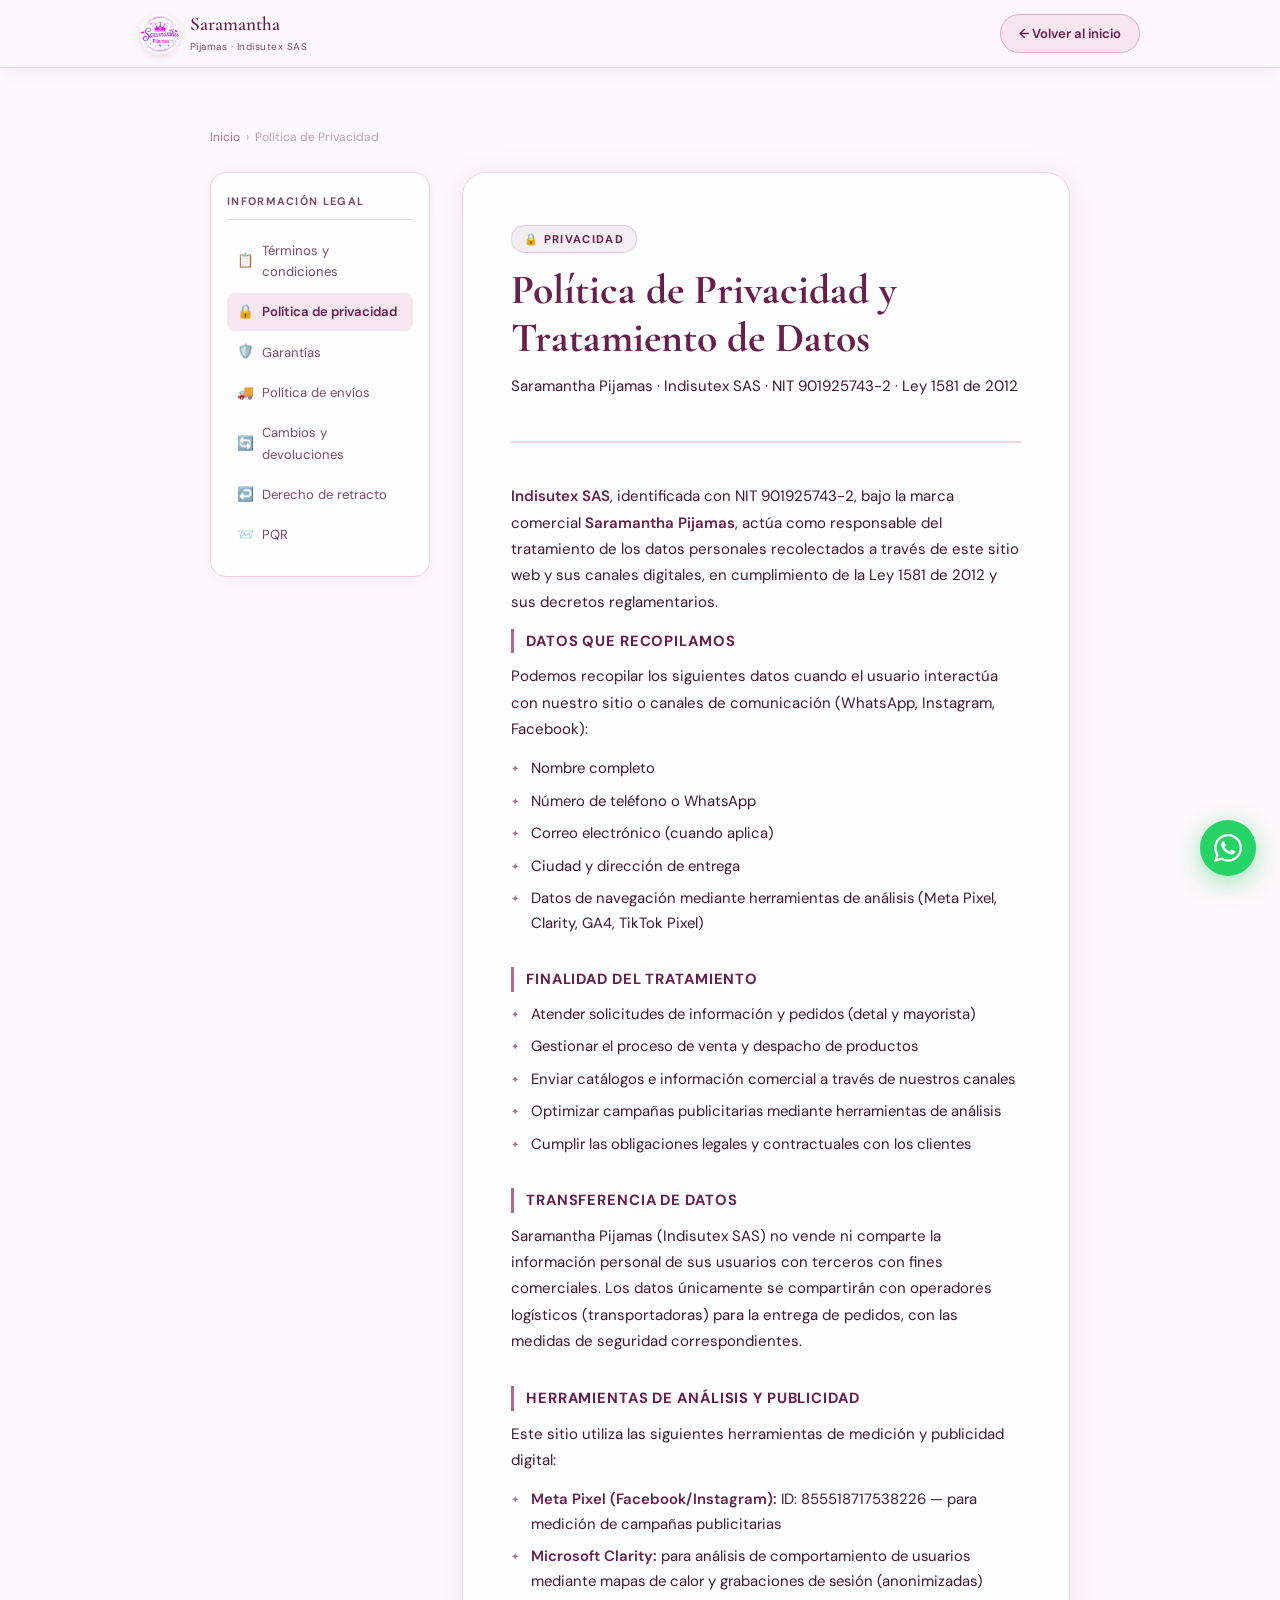
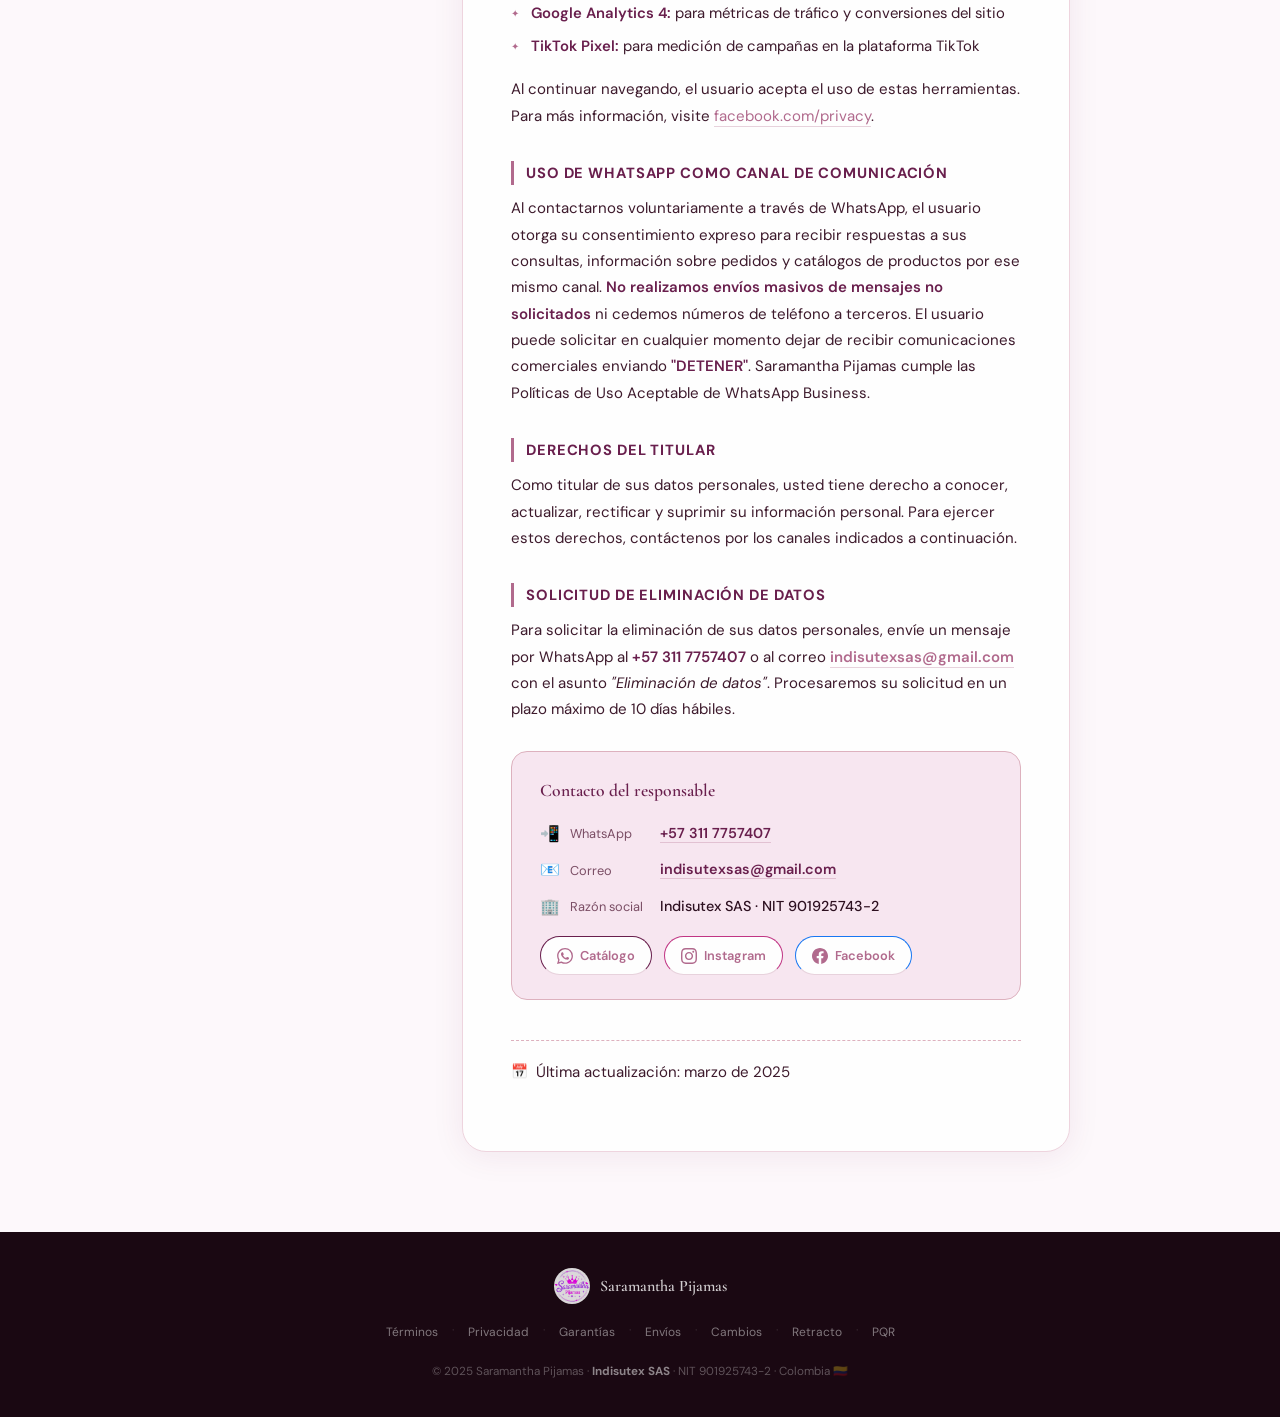
<file: privacidad.html>
<!DOCTYPE html>
<html lang="es-CO">
<head>
  <meta charset="UTF-8"/><meta name="viewport" content="width=device-width,initial-scale=1.0"/>
  <title>Política de Privacidad | Saramantha Pijamas – Indisutex SAS</title>
  <meta name="description" content="Política de privacidad y tratamiento de datos personales de Saramantha Pijamas (Indisutex SAS), en cumplimiento de la Ley 1581 de 2012."/>
  <link rel="preconnect" href="https://fonts.googleapis.com"/><link rel="preconnect" href="https://fonts.gstatic.com" crossorigin/>
  <link href="https://fonts.googleapis.com/css2?family=Cormorant+Garamond:ital,wght@0,400;0,600;0,700;1,400&family=DM+Sans:wght@300;400;500;600&display=swap" rel="stylesheet"/>
  <script>(function(c,l,a,r,i,t,y){c[a]=c[a]||function(){(c[a].q=c[a].q||[]).push(arguments)};t=l.createElement(r);t.async=1;t.src="https://www.clarity.ms/tag/"+i;y=l.getElementsByTagName(r)[0];y.parentNode.insertBefore(t,y)})(window,document,"clarity","script","vy1xy51y3o");</script>
  <script>!function(f,b,e,v,n,t,s){if(f.fbq)return;n=f.fbq=function(){n.callMethod?n.callMethod.apply(n,arguments):n.queue.push(arguments)};if(!f._fbq)f._fbq=n;n.push=n;n.loaded=!0;n.version='2.0';n.queue=[];t=b.createElement(e);t.async=!0;t.src=v;s=b.getElementsByTagName(e)[0];s.parentNode.insertBefore(t,s)}(window,document,'script','https://connect.facebook.net/en_US/fbevents.js');try{if(localStorage.getItem('cookiesOk')){fbq('init','855518717538226');fbq('track','PageView');}}catch(e){}</script>
  <link rel="stylesheet" href="style.css"/><link rel="stylesheet" href="legal.css"/>
</head>
<body>
<header class="legal-navbar"><div class="legal-nav-inner">
  <a href="index.html" class="legal-nav-logo"><img src="logo.jpeg" alt="Saramantha" width="40" height="40" loading="eager"/><div><span class="legal-nav-brand">Saramantha</span><span class="legal-nav-sub">Pijamas · Indisutex SAS</span></div></a>
  <a href="index.html" class="legal-back-btn">← Volver al inicio</a>
</div></header>
<main class="legal-main"><div class="legal-container">
  <nav class="legal-breadcrumb"><a href="index.html">Inicio</a><span>›</span><span>Política de Privacidad</span></nav>
  <div class="legal-page-layout">
    <aside class="legal-sidebar"><h5>Información legal</h5>
      <a href="terminos.html"><span class="ls-icon">📋</span> Términos y condiciones</a>
      <a href="privacidad.html" class="active"><span class="ls-icon">🔒</span> Política de privacidad</a>
      <a href="garantias.html"><span class="ls-icon">🛡️</span> Garantías</a>
      <a href="envios.html"><span class="ls-icon">🚚</span> Política de envíos</a>
      <a href="cambios.html"><span class="ls-icon">🔄</span> Cambios y devoluciones</a>
      <a href="retracto.html"><span class="ls-icon">↩️</span> Derecho de retracto</a>
      <a href="pqr.html"><span class="ls-icon">📨</span> PQR</a>
    </aside>
    <div class="legal-box">
      <div class="legal-doc-header">
        <span class="legal-doc-tag">🔒 Privacidad</span>
        <h1 class="legal-doc-title">Política de Privacidad y Tratamiento de Datos</h1>
        <p class="legal-doc-meta">Saramantha Pijamas · Indisutex SAS · NIT 901925743-2 · Ley 1581 de 2012</p>
      </div>

      <p><strong>Indisutex SAS</strong>, identificada con NIT 901925743-2, bajo la marca comercial <strong>Saramantha Pijamas</strong>, actúa como responsable del tratamiento de los datos personales recolectados a través de este sitio web y sus canales digitales, en cumplimiento de la Ley 1581 de 2012 y sus decretos reglamentarios.</p>

      <h3>Datos que recopilamos</h3>
      <p>Podemos recopilar los siguientes datos cuando el usuario interactúa con nuestro sitio o canales de comunicación (WhatsApp, Instagram, Facebook):</p>
      <ul>
        <li>Nombre completo</li>
        <li>Número de teléfono o WhatsApp</li>
        <li>Correo electrónico (cuando aplica)</li>
        <li>Ciudad y dirección de entrega</li>
        <li>Datos de navegación mediante herramientas de análisis (Meta Pixel, Clarity, GA4, TikTok Pixel)</li>
      </ul>

      <h3>Finalidad del tratamiento</h3>
      <ul>
        <li>Atender solicitudes de información y pedidos (detal y mayorista)</li>
        <li>Gestionar el proceso de venta y despacho de productos</li>
        <li>Enviar catálogos e información comercial a través de nuestros canales</li>
        <li>Optimizar campañas publicitarias mediante herramientas de análisis</li>
        <li>Cumplir las obligaciones legales y contractuales con los clientes</li>
      </ul>

      <h3>Transferencia de datos</h3>
      <p>Saramantha Pijamas (Indisutex SAS) no vende ni comparte la información personal de sus usuarios con terceros con fines comerciales. Los datos únicamente se compartirán con operadores logísticos (transportadoras) para la entrega de pedidos, con las medidas de seguridad correspondientes.</p>

      <h3>Herramientas de análisis y publicidad</h3>
      <p>Este sitio utiliza las siguientes herramientas de medición y publicidad digital:</p>
      <ul>
        <li><strong>Meta Pixel (Facebook/Instagram):</strong> ID: 855518717538226 — para medición de campañas publicitarias</li>
        <li><strong>Microsoft Clarity:</strong> para análisis de comportamiento de usuarios mediante mapas de calor y grabaciones de sesión (anonimizadas)</li>
        <li><strong>Google Analytics 4:</strong> para métricas de tráfico y conversiones del sitio</li>
        <li><strong>TikTok Pixel:</strong> para medición de campañas en la plataforma TikTok</li>
      </ul>
      <p>Al continuar navegando, el usuario acepta el uso de estas herramientas. Para más información, visite <a href="https://www.facebook.com/privacy/explanation" target="_blank" rel="noopener">facebook.com/privacy</a>.</p>

      <h3>Uso de WhatsApp como canal de comunicación</h3>
      <p>Al contactarnos voluntariamente a través de WhatsApp, el usuario otorga su consentimiento expreso para recibir respuestas a sus consultas, información sobre pedidos y catálogos de productos por ese mismo canal. <strong>No realizamos envíos masivos de mensajes no solicitados</strong> ni cedemos números de teléfono a terceros. El usuario puede solicitar en cualquier momento dejar de recibir comunicaciones comerciales enviando <strong>"DETENER"</strong>. Saramantha Pijamas cumple las Políticas de Uso Aceptable de WhatsApp Business.</p>

      <h3>Derechos del titular</h3>
      <p>Como titular de sus datos personales, usted tiene derecho a conocer, actualizar, rectificar y suprimir su información personal. Para ejercer estos derechos, contáctenos por los canales indicados a continuación.</p>

      <h3>Solicitud de eliminación de datos</h3>
      <p>Para solicitar la eliminación de sus datos personales, envíe un mensaje por WhatsApp al <strong>+57 311 7757407</strong> o al correo <strong><a href="mailto:indisutexsas@gmail.com">indisutexsas@gmail.com</a></strong> con el asunto <em>"Eliminación de datos"</em>. Procesaremos su solicitud en un plazo máximo de 10 días hábiles.</p>

      <div class="legal-contact-card">
        <h4>Contacto del responsable</h4>
        <div class="legal-contact-row"><span class="lc-icon">📲</span><span class="lc-label">WhatsApp</span><span class="lc-val"><a href="https://wa.me/573117757407" target="_blank" rel="noopener">+57 311 7757407</a></span></div>
        <div class="legal-contact-row"><span class="lc-icon">📧</span><span class="lc-label">Correo</span><span class="lc-val"><a href="mailto:indisutexsas@gmail.com">indisutexsas@gmail.com</a></span></div>
        <div class="legal-contact-row"><span class="lc-icon">🏢</span><span class="lc-label">Razón social</span><span class="lc-val">Indisutex SAS · NIT 901925743-2</span></div>
        <div class="legal-social-row">
          <a href="https://wa.me/c/573235753226" class="legal-social-btn lsb-cat" target="_blank" rel="noopener"><svg viewBox="0 0 24 24" fill="currentColor" width="15"><path d="M17.472 14.382c-.297-.149-1.758-.867-2.03-.967-.273-.099-.471-.148-.67.15-.197.297-.767.966-.94 1.164-.173.199-.347.223-.644.075-.297-.15-1.255-.463-2.39-1.475-.883-.788-1.48-1.761-1.653-2.059-.173-.297-.018-.458.13-.606.134-.133.298-.347.446-.52.149-.174.198-.298.298-.497.099-.198.05-.371-.025-.52-.075-.149-.669-1.612-.916-2.207-.242-.579-.487-.5-.669-.51-.173-.008-.371-.01-.57-.01-.198 0-.52.074-.792.372-.272.297-1.04 1.016-1.04 2.479 0 1.462 1.065 2.875 1.213 3.074.149.198 2.096 3.2 5.077 4.487.709.306 1.262.489 1.694.625.712.227 1.36.195 1.871.118.571-.085 1.758-.719 2.006-1.413.248-.694.248-1.289.173-1.413-.074-.124-.272-.198-.57-.347m-5.421 7.403h-.004a9.87 9.87 0 01-5.031-1.378l-.361-.214-3.741.982.998-3.648-.235-.374a9.86 9.86 0 01-1.51-5.26c.001-5.45 4.436-9.884 9.888-9.884 2.64 0 5.122 1.03 6.988 2.898a9.825 9.825 0 012.893 6.994c-.003 5.45-4.437 9.884-9.885 9.884m8.413-18.297A11.815 11.815 0 0012.05 0C5.495 0 .16 5.335.157 11.892c0 2.096.547 4.142 1.588 5.945L.057 24l6.305-1.654a11.882 11.882 0 005.683 1.448h.005c6.554 0 11.89-5.335 11.893-11.893a11.821 11.821 0 00-3.48-8.413z"/></svg> Catálogo</a>
          <a href="https://www.instagram.com/saramanthaboutique/" class="legal-social-btn lsb-ig" target="_blank" rel="noopener"><svg viewBox="0 0 24 24" fill="currentColor" width="15"><path d="M12 2.163c3.204 0 3.584.012 4.85.07 3.252.148 4.771 1.691 4.919 4.919.058 1.265.069 1.645.069 4.849 0 3.205-.012 3.584-.069 4.849-.149 3.225-1.664 4.771-4.919 4.919-1.266.058-1.644.07-4.85.07-3.204 0-3.584-.012-4.849-.07-3.26-.149-4.771-1.699-4.919-4.92-.058-1.265-.07-1.644-.07-4.849 0-3.204.013-3.583.07-4.849.149-3.227 1.664-4.771 4.919-4.919 1.266-.057 1.645-.069 4.849-.069zm0-2.163c-3.259 0-3.667.014-4.947.072-4.358.2-6.78 2.618-6.98 6.98-.059 1.281-.073 1.689-.073 4.948 0 3.259.014 3.668.072 4.948.2 4.358 2.618 6.78 6.98 6.98 1.281.058 1.689.072 4.948.072 3.259 0 3.668-.014 4.948-.072 4.354-.2 6.782-2.618 6.979-6.98.059-1.28.073-1.689.073-4.948 0-3.259-.014-3.667-.072-4.947-.196-4.354-2.617-6.78-6.979-6.98-1.281-.059-1.69-.073-4.949-.073zm0 5.838c-3.403 0-6.162 2.759-6.162 6.162s2.759 6.163 6.162 6.163 6.162-2.759 6.162-6.163c0-3.403-2.759-6.162-6.162-6.162zm0 10.162c-2.209 0-4-1.79-4-4 0-2.209 1.791-4 4-4s4 1.791 4 4c0 2.21-1.791 4-4 4zm6.406-11.845c-.796 0-1.441.645-1.441 1.44s.645 1.44 1.441 1.44c.795 0 1.439-.645 1.439-1.44s-.644-1.44-1.439-1.44z"/></svg> Instagram</a>
          <a href="https://www.facebook.com/saramanthaoficial/" class="legal-social-btn lsb-fb" target="_blank" rel="noopener"><svg viewBox="0 0 24 24" fill="currentColor" width="15"><path d="M24 12.073c0-6.627-5.373-12-12-12s-12 5.373-12 12c0 5.99 4.388 10.954 10.125 11.854v-8.385H7.078v-3.47h3.047V9.43c0-3.007 1.792-4.669 4.533-4.669 1.312 0 2.686.235 2.686.235v2.953H15.83c-1.491 0-1.956.925-1.956 1.874v2.25h3.328l-.532 3.47h-2.796v8.385C19.612 23.027 24 18.062 24 12.073z"/></svg> Facebook</a>
        </div>
      </div>
      <p class="legal-date-note">Última actualización: marzo de 2025</p>
    </div>
  </div>
</div></main>
<a href="https://wa.me/573117757407?text=Hola!%20Tengo%20una%20consulta%20sobre%20privacidad%20🌸" class="legal-wa-float" target="_blank" rel="noopener"><svg viewBox="0 0 24 24" fill="currentColor"><path d="M17.472 14.382c-.297-.149-1.758-.867-2.03-.967-.273-.099-.471-.148-.67.15-.197.297-.767.966-.94 1.164-.173.199-.347.223-.644.075-.297-.15-1.255-.463-2.39-1.475-.883-.788-1.48-1.761-1.653-2.059-.173-.297-.018-.458.13-.606.134-.133.298-.347.446-.52.149-.174.198-.298.298-.497.099-.198.05-.371-.025-.52-.075-.149-.669-1.612-.916-2.207-.242-.579-.487-.5-.669-.51-.173-.008-.371-.01-.57-.01-.198 0-.52.074-.792.372-.272.297-1.04 1.016-1.04 2.479 0 1.462 1.065 2.875 1.213 3.074.149.198 2.096 3.2 5.077 4.487.709.306 1.262.489 1.694.625.712.227 1.36.195 1.871.118.571-.085 1.758-.719 2.006-1.413.248-.694.248-1.289.173-1.413-.074-.124-.272-.198-.57-.347m-5.421 7.403h-.004a9.87 9.87 0 01-5.031-1.378l-.361-.214-3.741.982.998-3.648-.235-.374a9.86 9.86 0 01-1.51-5.26c.001-5.45 4.436-9.884 9.888-9.884 2.64 0 5.122 1.03 6.988 2.898a9.825 9.825 0 012.893 6.994c-.003 5.45-4.437 9.884-9.885 9.884m8.413-18.297A11.815 11.815 0 0012.05 0C5.495 0 .16 5.335.157 11.892c0 2.096.547 4.142 1.588 5.945L.057 24l6.305-1.654a11.882 11.882 0 005.683 1.448h.005c6.554 0 11.89-5.335 11.893-11.893a11.821 11.821 0 00-3.48-8.413z"/></svg></a>
<footer class="legal-footer"><div class="legal-footer-inner">
  <a href="index.html" class="legal-footer-logo"><img src="logo.jpeg" alt="Saramantha" width="36" height="36" loading="lazy"/><span>Saramantha Pijamas</span></a>
  <nav class="legal-footer-links"><a href="terminos.html">Términos</a><span>·</span><a href="privacidad.html">Privacidad</a><span>·</span><a href="garantias.html">Garantías</a><span>·</span><a href="envios.html">Envíos</a><span>·</span><a href="cambios.html">Cambios</a><span>·</span><a href="retracto.html">Retracto</a><span>·</span><a href="pqr.html">PQR</a></nav>
  <p class="legal-footer-copy">© 2025 Saramantha Pijamas · <strong style="color:rgba(255,255,255,.5)">Indisutex SAS</strong> · NIT 901925743-2 · Colombia 🇨🇴</p>
</div></footer>
</body></html>
</file>
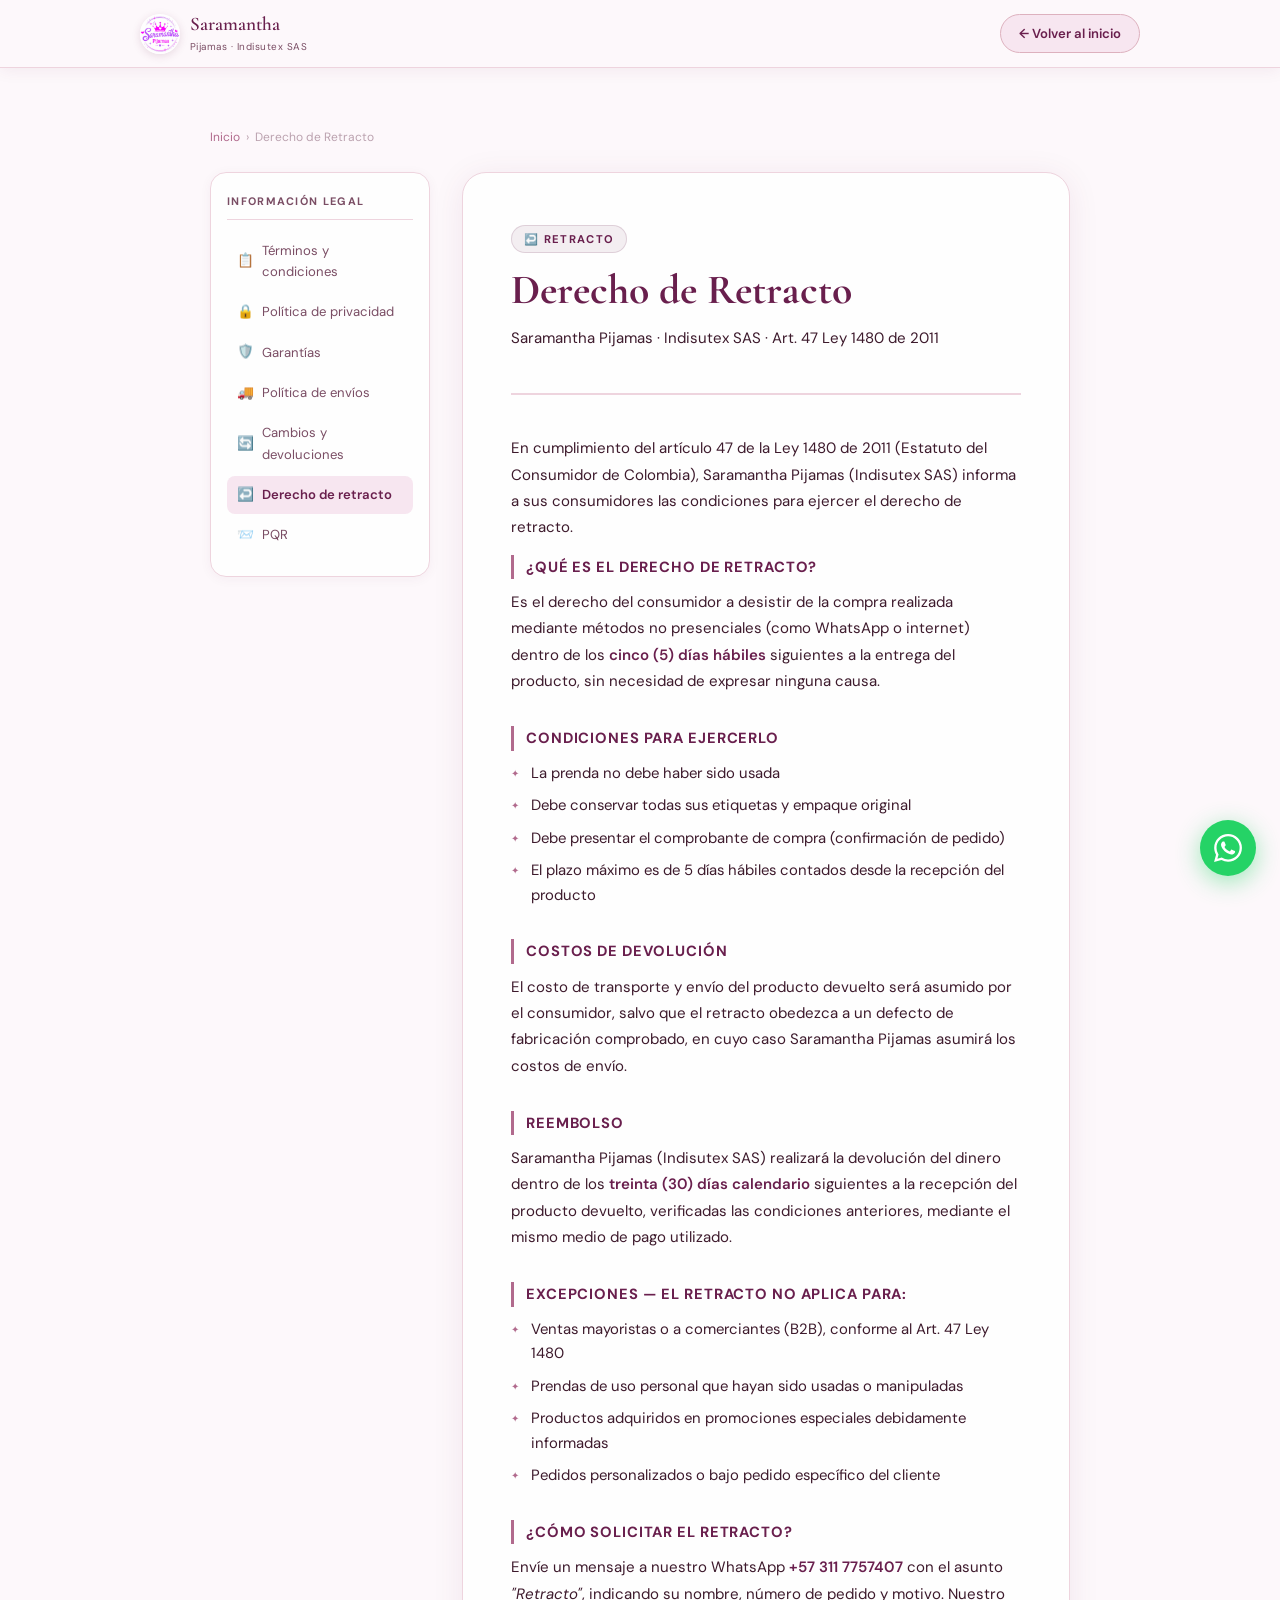
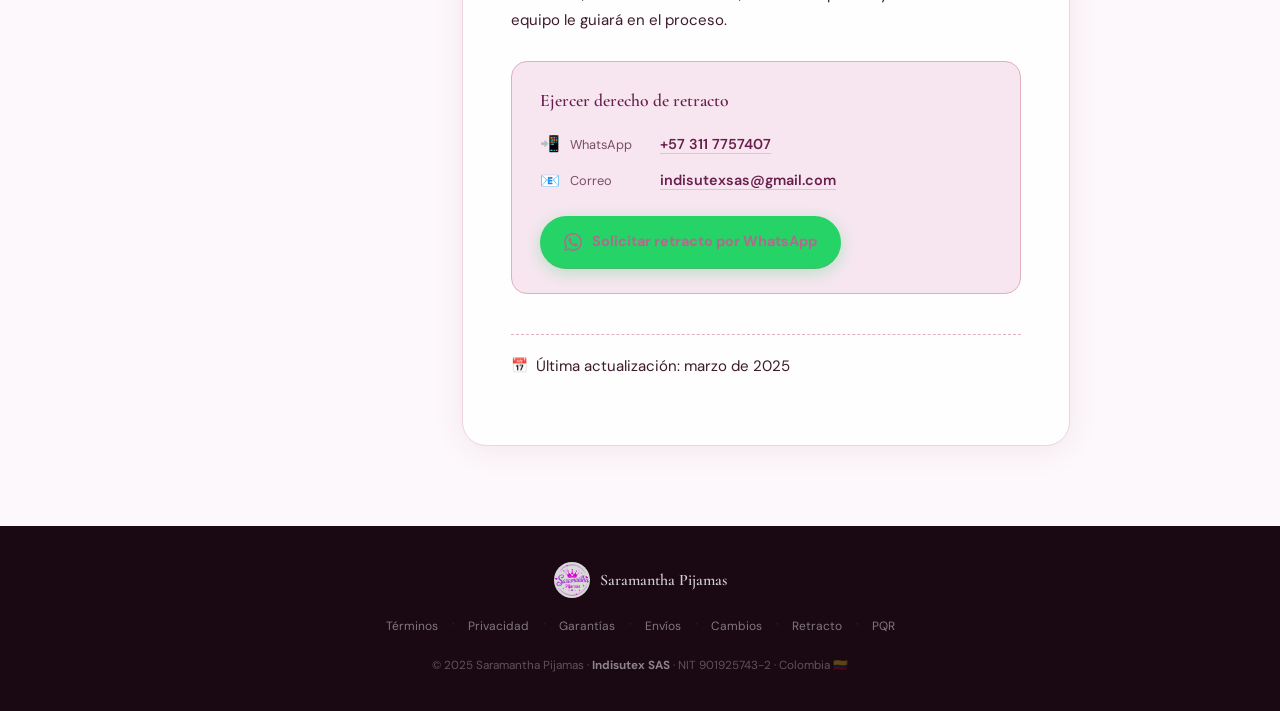
<file: retracto.html>
<!DOCTYPE html>
<html lang="es-CO">
<head>
  <meta charset="UTF-8"/><meta name="viewport" content="width=device-width,initial-scale=1.0"/>
  <title>Derecho de Retracto | Saramantha Pijamas – Indisutex SAS</title>
  <link rel="preconnect" href="https://fonts.googleapis.com"/><link rel="preconnect" href="https://fonts.gstatic.com" crossorigin/>
  <link href="https://fonts.googleapis.com/css2?family=Cormorant+Garamond:ital,wght@0,400;0,600;0,700;1,400&family=DM+Sans:wght@300;400;500;600&display=swap" rel="stylesheet"/>
  <script>(function(c,l,a,r,i,t,y){c[a]=c[a]||function(){(c[a].q=c[a].q||[]).push(arguments)};t=l.createElement(r);t.async=1;t.src="https://www.clarity.ms/tag/"+i;y=l.getElementsByTagName(r)[0];y.parentNode.insertBefore(t,y)})(window,document,"clarity","script","vy1xy51y3o");</script>
  <script>!function(f,b,e,v,n,t,s){if(f.fbq)return;n=f.fbq=function(){n.callMethod?n.callMethod.apply(n,arguments):n.queue.push(arguments)};if(!f._fbq)f._fbq=n;n.push=n;n.loaded=!0;n.version="2.0";n.queue=[];t=b.createElement(e);t.async=!0;t.src=v;s=b.getElementsByTagName(e)[0];s.parentNode.insertBefore(t,s)}(window,document,"script","https://connect.facebook.net/en_US/fbevents.js");try{if(localStorage.getItem("cookiesOk")){fbq("init","855518717538226");fbq("track","PageView");}}catch(e){}</script>
  <link rel="stylesheet" href="style.css"/><link rel="stylesheet" href="legal.css"/>
</head>
<body>
<header class="legal-navbar"><div class="legal-nav-inner">
  <a href="index.html" class="legal-nav-logo"><img src="logo.jpeg" alt="Saramantha" width="40" height="40" loading="eager"/><div><span class="legal-nav-brand">Saramantha</span><span class="legal-nav-sub">Pijamas · Indisutex SAS</span></div></a>
  <a href="index.html" class="legal-back-btn">← Volver al inicio</a>
</div></header>
<main class="legal-main"><div class="legal-container">
  <nav class="legal-breadcrumb"><a href="index.html">Inicio</a><span>›</span><span>Derecho de Retracto</span></nav>
  <div class="legal-page-layout">
    <aside class="legal-sidebar"><h5>Información legal</h5>
      <a href="terminos.html"><span class="ls-icon">📋</span> Términos y condiciones</a>
      <a href="privacidad.html"><span class="ls-icon">🔒</span> Política de privacidad</a>
      <a href="garantias.html"><span class="ls-icon">🛡️</span> Garantías</a>
      <a href="envios.html"><span class="ls-icon">🚚</span> Política de envíos</a>
      <a href="cambios.html"><span class="ls-icon">🔄</span> Cambios y devoluciones</a>
      <a href="retracto.html" class="active"><span class="ls-icon">↩️</span> Derecho de retracto</a>
      <a href="pqr.html"><span class="ls-icon">📨</span> PQR</a>
    </aside>
    <div class="legal-box">
      <div class="legal-doc-header">
        <span class="legal-doc-tag">↩️ Retracto</span>
        <h1 class="legal-doc-title">Derecho de Retracto</h1>
        <p class="legal-doc-meta">Saramantha Pijamas · Indisutex SAS · Art. 47 Ley 1480 de 2011</p>
      </div>

      <p>En cumplimiento del artículo 47 de la Ley 1480 de 2011 (Estatuto del Consumidor de Colombia), Saramantha Pijamas (Indisutex SAS) informa a sus consumidores las condiciones para ejercer el derecho de retracto.</p>

      <h3>¿Qué es el derecho de retracto?</h3>
      <p>Es el derecho del consumidor a desistir de la compra realizada mediante métodos no presenciales (como WhatsApp o internet) dentro de los <strong>cinco (5) días hábiles</strong> siguientes a la entrega del producto, sin necesidad de expresar ninguna causa.</p>

      <h3>Condiciones para ejercerlo</h3>
      <ul>
        <li>La prenda no debe haber sido usada</li>
        <li>Debe conservar todas sus etiquetas y empaque original</li>
        <li>Debe presentar el comprobante de compra (confirmación de pedido)</li>
        <li>El plazo máximo es de 5 días hábiles contados desde la recepción del producto</li>
      </ul>

      <h3>Costos de devolución</h3>
      <p>El costo de transporte y envío del producto devuelto será asumido por el consumidor, salvo que el retracto obedezca a un defecto de fabricación comprobado, en cuyo caso Saramantha Pijamas asumirá los costos de envío.</p>

      <h3>Reembolso</h3>
      <p>Saramantha Pijamas (Indisutex SAS) realizará la devolución del dinero dentro de los <strong>treinta (30) días calendario</strong> siguientes a la recepción del producto devuelto, verificadas las condiciones anteriores, mediante el mismo medio de pago utilizado.</p>

      <h3>Excepciones — El retracto NO aplica para:</h3>
      <ul>
        <li>Ventas mayoristas o a comerciantes (B2B), conforme al Art. 47 Ley 1480</li>
        <li>Prendas de uso personal que hayan sido usadas o manipuladas</li>
        <li>Productos adquiridos en promociones especiales debidamente informadas</li>
        <li>Pedidos personalizados o bajo pedido específico del cliente</li>
      </ul>

      <h3>¿Cómo solicitar el retracto?</h3>
      <p>Envíe un mensaje a nuestro WhatsApp <strong>+57 311 7757407</strong> con el asunto <em>"Retracto"</em>, indicando su nombre, número de pedido y motivo. Nuestro equipo le guiará en el proceso.</p>

      <div class="legal-contact-card">
        <h4>Ejercer derecho de retracto</h4>
        <div class="legal-contact-row"><span class="lc-icon">📲</span><span class="lc-label">WhatsApp</span><span class="lc-val"><a href="https://wa.me/573117757407?text=Hola!%20Quiero%20ejercer%20el%20derecho%20de%20retracto%20sobre%20mi%20pedido%20🌸" target="_blank" rel="noopener">+57 311 7757407</a></span></div>
        <div class="legal-contact-row"><span class="lc-icon">📧</span><span class="lc-label">Correo</span><span class="lc-val"><a href="mailto:indisutexsas@gmail.com">indisutexsas@gmail.com</a></span></div>
        <a href="https://wa.me/573117757407?text=Retracto%20-%20Hola!%20Quiero%20ejercer%20el%20derecho%20de%20retracto.%20Mi%20nombre%20es%20...%20y%20mi%20número%20de%20pedido%20es%20..." class="legal-wa-cta" target="_blank" rel="noopener"><svg viewBox="0 0 24 24" fill="currentColor" width="18"><path d="M17.472 14.382c-.297-.149-1.758-.867-2.03-.967-.273-.099-.471-.148-.67.15-.197.297-.767.966-.94 1.164-.173.199-.347.223-.644.075-.297-.15-1.255-.463-2.39-1.475-.883-.788-1.48-1.761-1.653-2.059-.173-.297-.018-.458.13-.606.134-.133.298-.347.446-.52.149-.174.198-.298.298-.497.099-.198.05-.371-.025-.52-.075-.149-.669-1.612-.916-2.207-.242-.579-.487-.5-.669-.51-.173-.008-.371-.01-.57-.01-.198 0-.52.074-.792.372-.272.297-1.04 1.016-1.04 2.479 0 1.462 1.065 2.875 1.213 3.074.149.198 2.096 3.2 5.077 4.487.709.306 1.262.489 1.694.625.712.227 1.36.195 1.871.118.571-.085 1.758-.719 2.006-1.413.248-.694.248-1.289.173-1.413-.074-.124-.272-.198-.57-.347m-5.421 7.403h-.004a9.87 9.87 0 01-5.031-1.378l-.361-.214-3.741.982.998-3.648-.235-.374a9.86 9.86 0 01-1.51-5.26c.001-5.45 4.436-9.884 9.888-9.884 2.64 0 5.122 1.03 6.988 2.898a9.825 9.825 0 012.893 6.994c-.003 5.45-4.437 9.884-9.885 9.884m8.413-18.297A11.815 11.815 0 0012.05 0C5.495 0 .16 5.335.157 11.892c0 2.096.547 4.142 1.588 5.945L.057 24l6.305-1.654a11.882 11.882 0 005.683 1.448h.005c6.554 0 11.89-5.335 11.893-11.893a11.821 11.821 0 00-3.48-8.413z"/></svg> Solicitar retracto por WhatsApp</a>
      </div>
      <p class="legal-date-note">Última actualización: marzo de 2025</p>
    </div>
  </div>
</div></main>
<a href="https://wa.me/573117757407?text=Hola!%20Quiero%20información%20sobre%20el%20retracto%20🌸" class="legal-wa-float" target="_blank" rel="noopener"><svg viewBox="0 0 24 24" fill="currentColor"><path d="M17.472 14.382c-.297-.149-1.758-.867-2.03-.967-.273-.099-.471-.148-.67.15-.197.297-.767.966-.94 1.164-.173.199-.347.223-.644.075-.297-.15-1.255-.463-2.39-1.475-.883-.788-1.48-1.761-1.653-2.059-.173-.297-.018-.458.13-.606.134-.133.298-.347.446-.52.149-.174.198-.298.298-.497.099-.198.05-.371-.025-.52-.075-.149-.669-1.612-.916-2.207-.242-.579-.487-.5-.669-.51-.173-.008-.371-.01-.57-.01-.198 0-.52.074-.792.372-.272.297-1.04 1.016-1.04 2.479 0 1.462 1.065 2.875 1.213 3.074.149.198 2.096 3.2 5.077 4.487.709.306 1.262.489 1.694.625.712.227 1.36.195 1.871.118.571-.085 1.758-.719 2.006-1.413.248-.694.248-1.289.173-1.413-.074-.124-.272-.198-.57-.347m-5.421 7.403h-.004a9.87 9.87 0 01-5.031-1.378l-.361-.214-3.741.982.998-3.648-.235-.374a9.86 9.86 0 01-1.51-5.26c.001-5.45 4.436-9.884 9.888-9.884 2.64 0 5.122 1.03 6.988 2.898a9.825 9.825 0 012.893 6.994c-.003 5.45-4.437 9.884-9.885 9.884m8.413-18.297A11.815 11.815 0 0012.05 0C5.495 0 .16 5.335.157 11.892c0 2.096.547 4.142 1.588 5.945L.057 24l6.305-1.654a11.882 11.882 0 005.683 1.448h.005c6.554 0 11.89-5.335 11.893-11.893a11.821 11.821 0 00-3.48-8.413z"/></svg></a>
<footer class="legal-footer"><div class="legal-footer-inner">
  <a href="index.html" class="legal-footer-logo"><img src="logo.jpeg" alt="Saramantha" width="36" height="36" loading="lazy"/><span>Saramantha Pijamas</span></a>
  <nav class="legal-footer-links"><a href="terminos.html">Términos</a><span>·</span><a href="privacidad.html">Privacidad</a><span>·</span><a href="garantias.html">Garantías</a><span>·</span><a href="envios.html">Envíos</a><span>·</span><a href="cambios.html">Cambios</a><span>·</span><a href="retracto.html">Retracto</a><span>·</span><a href="pqr.html">PQR</a></nav>
  <p class="legal-footer-copy">© 2025 Saramantha Pijamas · <strong style="color:rgba(255,255,255,.5)">Indisutex SAS</strong> · NIT 901925743-2 · Colombia 🇨🇴</p>
</div></footer>
</body></html>
</file>
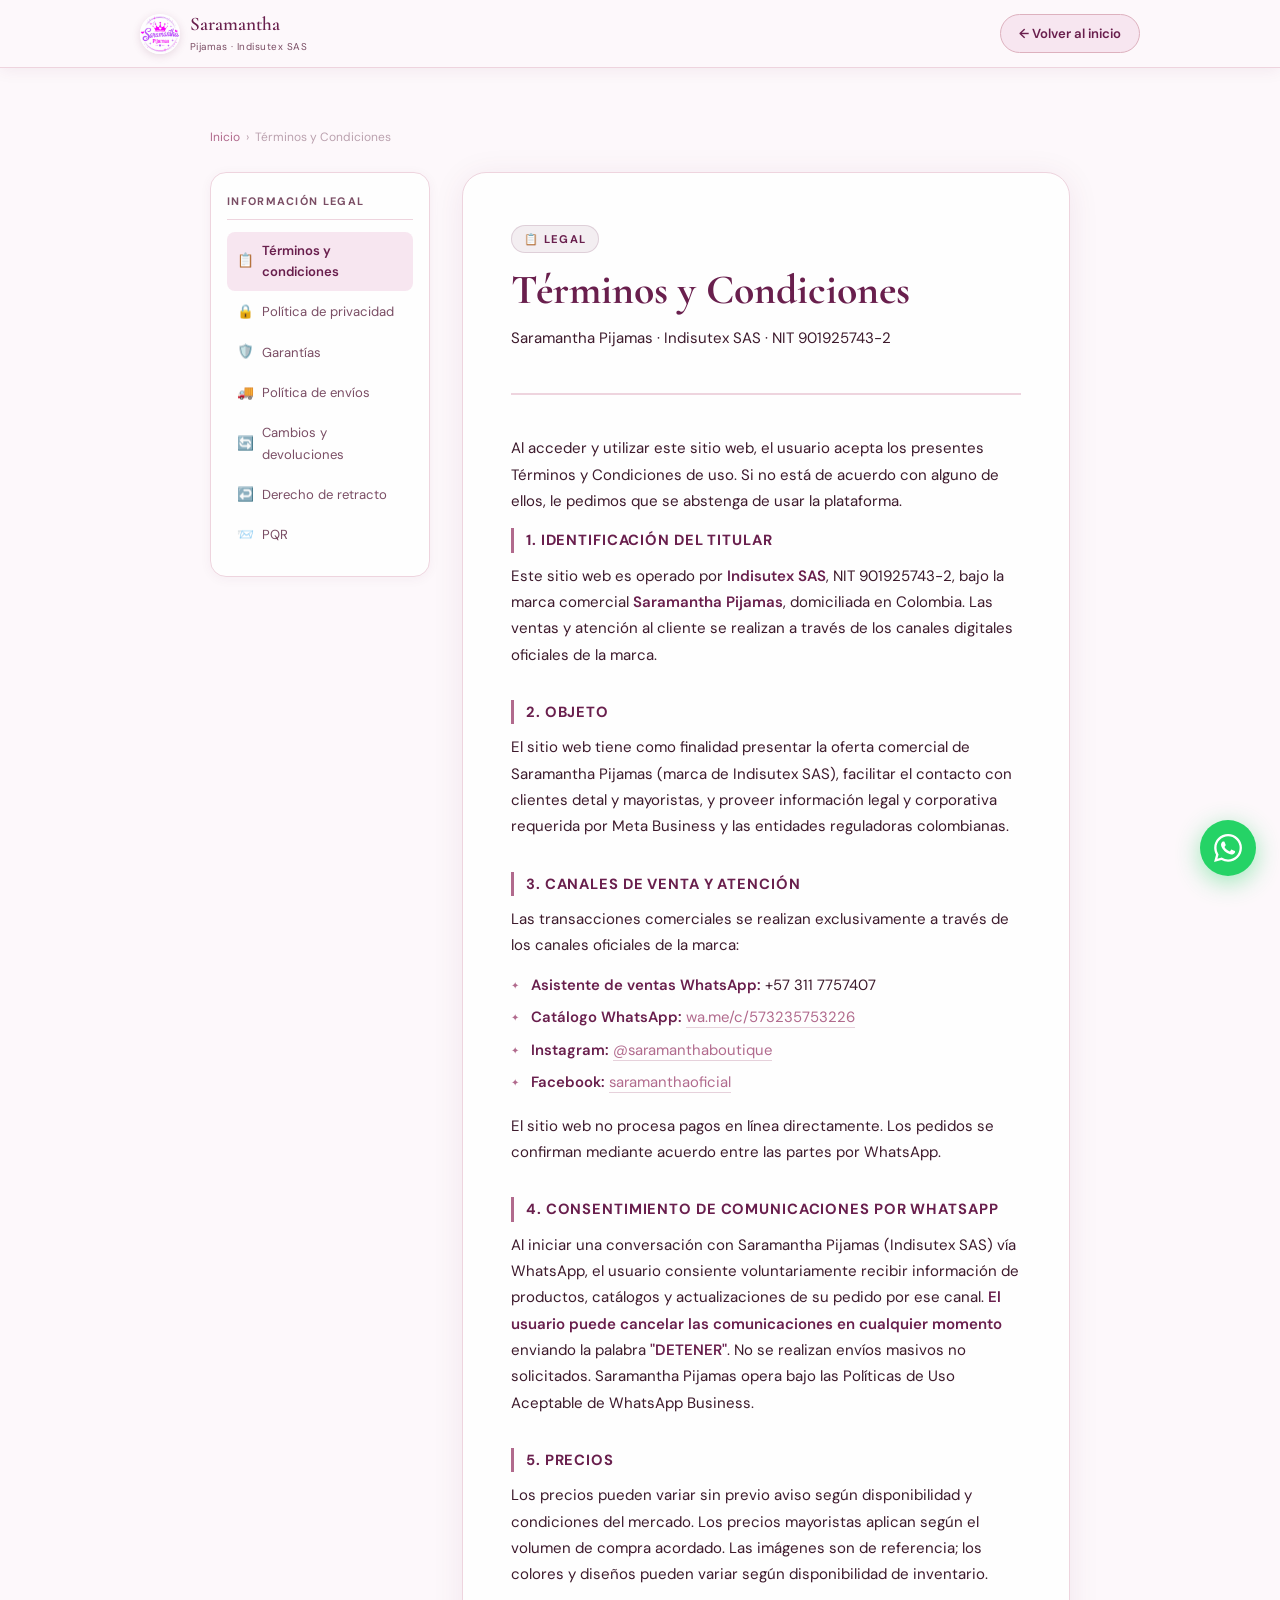
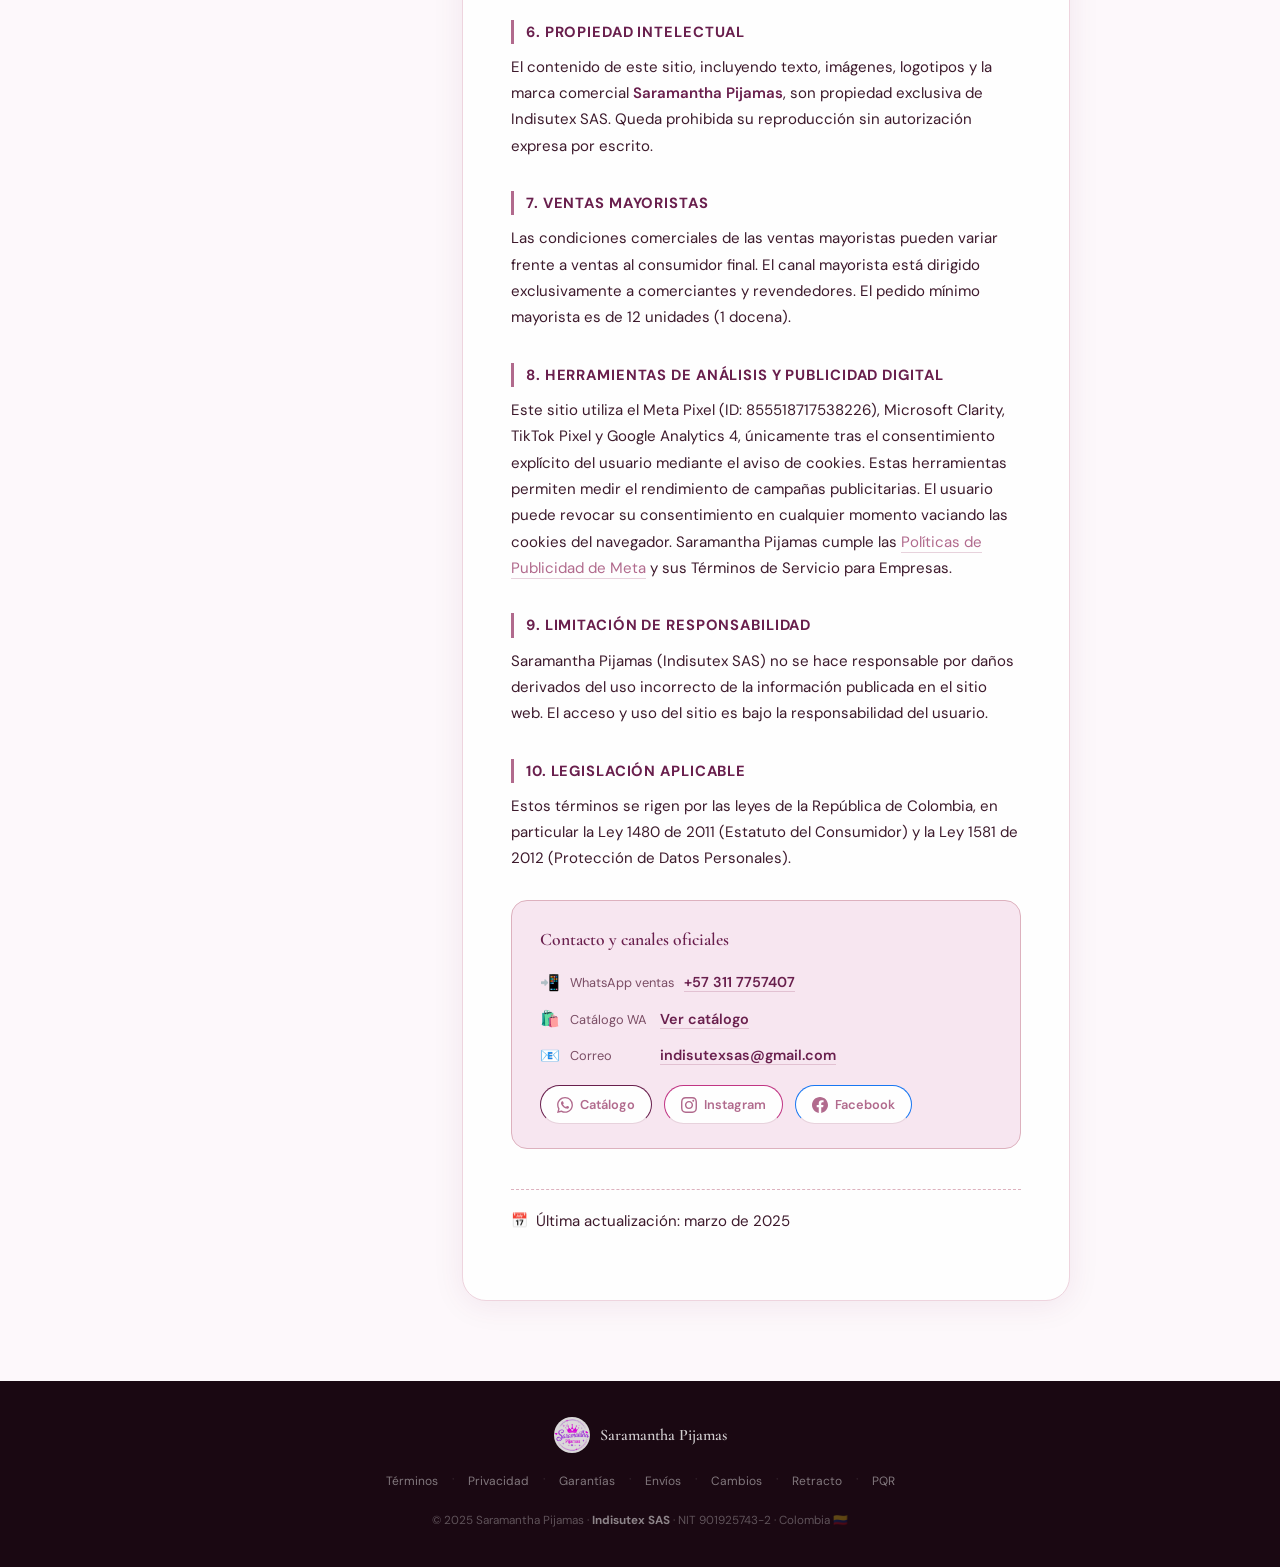
<file: terminos.html>
<!DOCTYPE html>
<html lang="es-CO">
<head>
  <meta charset="UTF-8"/>
  <meta name="viewport" content="width=device-width,initial-scale=1.0"/>
  <title>Términos y Condiciones | Saramantha Pijamas – Indisutex SAS</title>
  <meta name="description" content="Términos y condiciones de uso del sitio web y servicio de ventas de Saramantha Pijamas, operado por Indisutex SAS."/>
  <meta name="robots" content="index, follow"/>
  <link rel="preconnect" href="https://fonts.googleapis.com"/>
  <link rel="preconnect" href="https://fonts.gstatic.com" crossorigin/>
  <link href="https://fonts.googleapis.com/css2?family=Cormorant+Garamond:ital,wght@0,400;0,600;0,700;1,400&family=DM+Sans:wght@300;400;500;600&display=swap" rel="stylesheet"/>
  <script>(function(c,l,a,r,i,t,y){c[a]=c[a]||function(){(c[a].q=c[a].q||[]).push(arguments)};t=l.createElement(r);t.async=1;t.src="https://www.clarity.ms/tag/"+i;y=l.getElementsByTagName(r)[0];y.parentNode.insertBefore(t,y)})(window,document,"clarity","script","vy1xy51y3o");</script>
  <script>!function(f,b,e,v,n,t,s){if(f.fbq)return;n=f.fbq=function(){n.callMethod?n.callMethod.apply(n,arguments):n.queue.push(arguments)};if(!f._fbq)f._fbq=n;n.push=n;n.loaded=!0;n.version='2.0';n.queue=[];t=b.createElement(e);t.async=!0;t.src=v;s=b.getElementsByTagName(e)[0];s.parentNode.insertBefore(t,s)}(window,document,'script','https://connect.facebook.net/en_US/fbevents.js');try{if(localStorage.getItem('cookiesOk')){fbq('init','855518717538226');fbq('track','PageView');}}catch(e){}</script>
  <link rel="stylesheet" href="style.css"/>
  <link rel="stylesheet" href="legal.css"/>
</head>
<body>

<header class="legal-navbar">
  <div class="legal-nav-inner">
    <a href="index.html" class="legal-nav-logo" aria-label="Saramantha Inicio">
      <img src="logo.jpeg" alt="Saramantha Pijamas" width="40" height="40" loading="eager"/>
      <div><span class="legal-nav-brand">Saramantha</span><span class="legal-nav-sub">Pijamas · Indisutex SAS</span></div>
    </a>
    <a href="index.html" class="legal-back-btn">← Volver al inicio</a>
  </div>
</header>

<main class="legal-main">
  <div class="legal-container">
    <nav class="legal-breadcrumb" aria-label="Ruta de navegación">
      <a href="index.html">Inicio</a><span>›</span><span>Términos y Condiciones</span>
    </nav>
    <div class="legal-page-layout">
      <aside class="legal-sidebar" aria-label="Páginas legales">
        <h5>Información legal</h5>
        <a href="terminos.html" class="ls-item active"><span class="ls-icon">📋</span> Términos y condiciones</a>
        <a href="privacidad.html" class="ls-item"><span class="ls-icon">🔒</span> Política de privacidad</a>
        <a href="garantias.html" class="ls-item"><span class="ls-icon">🛡️</span> Garantías</a>
        <a href="envios.html" class="ls-item"><span class="ls-icon">🚚</span> Política de envíos</a>
        <a href="cambios.html" class="ls-item"><span class="ls-icon">🔄</span> Cambios y devoluciones</a>
        <a href="retracto.html" class="ls-item"><span class="ls-icon">↩️</span> Derecho de retracto</a>
        <a href="pqr.html" class="ls-item"><span class="ls-icon">📨</span> PQR</a>
      </aside>
      <div class="legal-box">
        <div class="legal-doc-header">
          <span class="legal-doc-tag">📋 Legal</span>
          <h1 class="legal-doc-title">Términos y Condiciones</h1>
          <p class="legal-doc-meta">Saramantha Pijamas · Indisutex SAS · NIT 901925743-2</p>
        </div>

        <p>Al acceder y utilizar este sitio web, el usuario acepta los presentes Términos y Condiciones de uso. Si no está de acuerdo con alguno de ellos, le pedimos que se abstenga de usar la plataforma.</p>

        <h3>1. Identificación del titular</h3>
        <p>Este sitio web es operado por <strong>Indisutex SAS</strong>, NIT 901925743-2, bajo la marca comercial <strong>Saramantha Pijamas</strong>, domiciliada en Colombia. Las ventas y atención al cliente se realizan a través de los canales digitales oficiales de la marca.</p>

        <h3>2. Objeto</h3>
        <p>El sitio web tiene como finalidad presentar la oferta comercial de Saramantha Pijamas (marca de Indisutex SAS), facilitar el contacto con clientes detal y mayoristas, y proveer información legal y corporativa requerida por Meta Business y las entidades reguladoras colombianas.</p>

        <h3>3. Canales de venta y atención</h3>
        <p>Las transacciones comerciales se realizan exclusivamente a través de los canales oficiales de la marca:</p>
        <ul>
          <li><strong>Asistente de ventas WhatsApp:</strong> +57 311 7757407</li>
          <li><strong>Catálogo WhatsApp:</strong> <a href="https://wa.me/c/573235753226" target="_blank" rel="noopener">wa.me/c/573235753226</a></li>
          <li><strong>Instagram:</strong> <a href="https://www.instagram.com/saramanthaboutique/" target="_blank" rel="noopener">@saramanthaboutique</a></li>
          <li><strong>Facebook:</strong> <a href="https://www.facebook.com/saramanthaoficial/" target="_blank" rel="noopener">saramanthaoficial</a></li>
        </ul>
        <p>El sitio web no procesa pagos en línea directamente. Los pedidos se confirman mediante acuerdo entre las partes por WhatsApp.</p>

        <h3>4. Consentimiento de comunicaciones por WhatsApp</h3>
        <p>Al iniciar una conversación con Saramantha Pijamas (Indisutex SAS) vía WhatsApp, el usuario consiente voluntariamente recibir información de productos, catálogos y actualizaciones de su pedido por ese canal. <strong>El usuario puede cancelar las comunicaciones en cualquier momento</strong> enviando la palabra <strong>"DETENER"</strong>. No se realizan envíos masivos no solicitados. Saramantha Pijamas opera bajo las Políticas de Uso Aceptable de WhatsApp Business.</p>

        <h3>5. Precios</h3>
        <p>Los precios pueden variar sin previo aviso según disponibilidad y condiciones del mercado. Los precios mayoristas aplican según el volumen de compra acordado. Las imágenes son de referencia; los colores y diseños pueden variar según disponibilidad de inventario.</p>

        <h3>6. Propiedad intelectual</h3>
        <p>El contenido de este sitio, incluyendo texto, imágenes, logotipos y la marca comercial <strong>Saramantha Pijamas</strong>, son propiedad exclusiva de Indisutex SAS. Queda prohibida su reproducción sin autorización expresa por escrito.</p>

        <h3>7. Ventas mayoristas</h3>
        <p>Las condiciones comerciales de las ventas mayoristas pueden variar frente a ventas al consumidor final. El canal mayorista está dirigido exclusivamente a comerciantes y revendedores. El pedido mínimo mayorista es de 12 unidades (1 docena).</p>

        <h3>8. Herramientas de análisis y publicidad digital</h3>
        <p>Este sitio utiliza el Meta Pixel (ID: 855518717538226), Microsoft Clarity, TikTok Pixel y Google Analytics 4, únicamente tras el consentimiento explícito del usuario mediante el aviso de cookies. Estas herramientas permiten medir el rendimiento de campañas publicitarias. El usuario puede revocar su consentimiento en cualquier momento vaciando las cookies del navegador. Saramantha Pijamas cumple las <a href="https://www.facebook.com/policies/ads/" target="_blank" rel="noopener">Políticas de Publicidad de Meta</a> y sus Términos de Servicio para Empresas.</p>

        <h3>9. Limitación de responsabilidad</h3>
        <p>Saramantha Pijamas (Indisutex SAS) no se hace responsable por daños derivados del uso incorrecto de la información publicada en el sitio web. El acceso y uso del sitio es bajo la responsabilidad del usuario.</p>

        <h3>10. Legislación aplicable</h3>
        <p>Estos términos se rigen por las leyes de la República de Colombia, en particular la Ley 1480 de 2011 (Estatuto del Consumidor) y la Ley 1581 de 2012 (Protección de Datos Personales).</p>

        <div class="legal-contact-card">
          <h4>Contacto y canales oficiales</h4>
          <div class="legal-contact-row"><span class="lc-icon">📲</span><span class="lc-label">WhatsApp ventas</span><span class="lc-val"><a href="https://wa.me/573117757407" target="_blank" rel="noopener">+57 311 7757407</a></span></div>
          <div class="legal-contact-row"><span class="lc-icon">🛍️</span><span class="lc-label">Catálogo WA</span><span class="lc-val"><a href="https://wa.me/c/573235753226" target="_blank" rel="noopener">Ver catálogo</a></span></div>
          <div class="legal-contact-row"><span class="lc-icon">📧</span><span class="lc-label">Correo</span><span class="lc-val"><a href="mailto:indisutexsas@gmail.com">indisutexsas@gmail.com</a></span></div>
          <div class="legal-social-row">
            <a href="https://wa.me/c/573235753226" class="legal-social-btn lsb-cat" target="_blank" rel="noopener"><svg viewBox="0 0 24 24" fill="currentColor" width="16"><path d="M17.472 14.382c-.297-.149-1.758-.867-2.03-.967-.273-.099-.471-.148-.67.15-.197.297-.767.966-.94 1.164-.173.199-.347.223-.644.075-.297-.15-1.255-.463-2.39-1.475-.883-.788-1.48-1.761-1.653-2.059-.173-.297-.018-.458.13-.606.134-.133.298-.347.446-.52.149-.174.198-.298.298-.497.099-.198.05-.371-.025-.52-.075-.149-.669-1.612-.916-2.207-.242-.579-.487-.5-.669-.51-.173-.008-.371-.01-.57-.01-.198 0-.52.074-.792.372-.272.297-1.04 1.016-1.04 2.479 0 1.462 1.065 2.875 1.213 3.074.149.198 2.096 3.2 5.077 4.487.709.306 1.262.489 1.694.625.712.227 1.36.195 1.871.118.571-.085 1.758-.719 2.006-1.413.248-.694.248-1.289.173-1.413-.074-.124-.272-.198-.57-.347m-5.421 7.403h-.004a9.87 9.87 0 01-5.031-1.378l-.361-.214-3.741.982.998-3.648-.235-.374a9.86 9.86 0 01-1.51-5.26c.001-5.45 4.436-9.884 9.888-9.884 2.64 0 5.122 1.03 6.988 2.898a9.825 9.825 0 012.893 6.994c-.003 5.45-4.437 9.884-9.885 9.884m8.413-18.297A11.815 11.815 0 0012.05 0C5.495 0 .16 5.335.157 11.892c0 2.096.547 4.142 1.588 5.945L.057 24l6.305-1.654a11.882 11.882 0 005.683 1.448h.005c6.554 0 11.89-5.335 11.893-11.893a11.821 11.821 0 00-3.48-8.413z"/></svg> Catálogo</a>
            <a href="https://www.instagram.com/saramanthaboutique/" class="legal-social-btn lsb-ig" target="_blank" rel="noopener"><svg viewBox="0 0 24 24" fill="currentColor" width="16"><path d="M12 2.163c3.204 0 3.584.012 4.85.07 3.252.148 4.771 1.691 4.919 4.919.058 1.265.069 1.645.069 4.849 0 3.205-.012 3.584-.069 4.849-.149 3.225-1.664 4.771-4.919 4.919-1.266.058-1.644.07-4.85.07-3.204 0-3.584-.012-4.849-.07-3.26-.149-4.771-1.699-4.919-4.92-.058-1.265-.07-1.644-.07-4.849 0-3.204.013-3.583.07-4.849.149-3.227 1.664-4.771 4.919-4.919 1.266-.057 1.645-.069 4.849-.069zm0-2.163c-3.259 0-3.667.014-4.947.072-4.358.2-6.78 2.618-6.98 6.98-.059 1.281-.073 1.689-.073 4.948 0 3.259.014 3.668.072 4.948.2 4.358 2.618 6.78 6.98 6.98 1.281.058 1.689.072 4.948.072 3.259 0 3.668-.014 4.948-.072 4.354-.2 6.782-2.618 6.979-6.98.059-1.28.073-1.689.073-4.948 0-3.259-.014-3.667-.072-4.947-.196-4.354-2.617-6.78-6.979-6.98-1.281-.059-1.69-.073-4.949-.073zm0 5.838c-3.403 0-6.162 2.759-6.162 6.162s2.759 6.163 6.162 6.163 6.162-2.759 6.162-6.163c0-3.403-2.759-6.162-6.162-6.162zm0 10.162c-2.209 0-4-1.79-4-4 0-2.209 1.791-4 4-4s4 1.791 4 4c0 2.21-1.791 4-4 4zm6.406-11.845c-.796 0-1.441.645-1.441 1.44s.645 1.44 1.441 1.44c.795 0 1.439-.645 1.439-1.44s-.644-1.44-1.439-1.44z"/></svg> Instagram</a>
            <a href="https://www.facebook.com/saramanthaoficial/" class="legal-social-btn lsb-fb" target="_blank" rel="noopener"><svg viewBox="0 0 24 24" fill="currentColor" width="16"><path d="M24 12.073c0-6.627-5.373-12-12-12s-12 5.373-12 12c0 5.99 4.388 10.954 10.125 11.854v-8.385H7.078v-3.47h3.047V9.43c0-3.007 1.792-4.669 4.533-4.669 1.312 0 2.686.235 2.686.235v2.953H15.83c-1.491 0-1.956.925-1.956 1.874v2.25h3.328l-.532 3.47h-2.796v8.385C19.612 23.027 24 18.062 24 12.073z"/></svg> Facebook</a>
          </div>
        </div>

        <p class="legal-date-note">Última actualización: marzo de 2025</p>
      </div>
    </div>
  </div>
</main>

<a href="https://wa.me/573117757407?text=Hola!%20Tengo%20una%20consulta%20sobre%20los%20términos%20🌸" class="legal-wa-float" target="_blank" rel="noopener" aria-label="WhatsApp"><svg viewBox="0 0 24 24" fill="currentColor"><path d="M17.472 14.382c-.297-.149-1.758-.867-2.03-.967-.273-.099-.471-.148-.67.15-.197.297-.767.966-.94 1.164-.173.199-.347.223-.644.075-.297-.15-1.255-.463-2.39-1.475-.883-.788-1.48-1.761-1.653-2.059-.173-.297-.018-.458.13-.606.134-.133.298-.347.446-.52.149-.174.198-.298.298-.497.099-.198.05-.371-.025-.52-.075-.149-.669-1.612-.916-2.207-.242-.579-.487-.5-.669-.51-.173-.008-.371-.01-.57-.01-.198 0-.52.074-.792.372-.272.297-1.04 1.016-1.04 2.479 0 1.462 1.065 2.875 1.213 3.074.149.198 2.096 3.2 5.077 4.487.709.306 1.262.489 1.694.625.712.227 1.36.195 1.871.118.571-.085 1.758-.719 2.006-1.413.248-.694.248-1.289.173-1.413-.074-.124-.272-.198-.57-.347m-5.421 7.403h-.004a9.87 9.87 0 01-5.031-1.378l-.361-.214-3.741.982.998-3.648-.235-.374a9.86 9.86 0 01-1.51-5.26c.001-5.45 4.436-9.884 9.888-9.884 2.64 0 5.122 1.03 6.988 2.898a9.825 9.825 0 012.893 6.994c-.003 5.45-4.437 9.884-9.885 9.884m8.413-18.297A11.815 11.815 0 0012.05 0C5.495 0 .16 5.335.157 11.892c0 2.096.547 4.142 1.588 5.945L.057 24l6.305-1.654a11.882 11.882 0 005.683 1.448h.005c6.554 0 11.89-5.335 11.893-11.893a11.821 11.821 0 00-3.48-8.413z"/></svg></a>

<footer class="legal-footer">
  <div class="legal-footer-inner">
    <a href="index.html" class="legal-footer-logo"><img src="logo.jpeg" alt="Saramantha Pijamas" width="36" height="36" loading="lazy"/><span>Saramantha Pijamas</span></a>
    <nav class="legal-footer-links"><a href="terminos.html">Términos</a><span>·</span><a href="privacidad.html">Privacidad</a><span>·</span><a href="garantias.html">Garantías</a><span>·</span><a href="envios.html">Envíos</a><span>·</span><a href="cambios.html">Cambios</a><span>·</span><a href="retracto.html">Retracto</a><span>·</span><a href="pqr.html">PQR</a></nav>
    <p class="legal-footer-copy">© 2025 Saramantha Pijamas · <strong style="color:rgba(255,255,255,.5)">Indisutex SAS</strong> · NIT 901925743-2 · Colombia 🇨🇴</p>
  </div>
</footer>
</body></html>
</file>
<file: cms-editor.css>
/* ==========================================================================
   SARAMANTHA PIJAMAS - IN-PAGE VISUAL CMS & MODO NAVIDAD STYLES
   ========================================================================== */

:root {
  --cms-primary: #D4467A;
  --cms-primary-light: #F472A8;
  --cms-primary-dark: #A8335E;
  --cms-wine: #691F4D;
  --cms-wine-dark: #4A1235;
  --cms-gold: #F5A623;
  --cms-cyan: #00E5FF;
  --cms-green: #25D366;
  --cms-dark: #0F0A0D;
  --cms-dark-card: #181116;
  --cms-surface: #FFFFFF;
  --cms-border: rgba(212, 70, 122, 0.35);
  --cms-shadow: 0 16px 45px rgba(0, 0, 0, 0.45), 0 0 24px rgba(212, 70, 122, 0.25);
  --cms-font: 'DM Sans', -apple-system, BlinkMacSystemFont, 'Segoe UI', Roboto, sans-serif;
  --cms-font-title: 'Cormorant Garamond', Georgia, serif;
}

/* 1. TOP CMS TOOLBAR */
#saramantha-cms-bar {
  position: fixed;
  top: 0;
  left: 0;
  right: 0;
  height: 56px;
  background: rgba(15, 10, 13, 0.97);
  backdrop-filter: blur(16px);
  -webkit-backdrop-filter: blur(16px);
  color: #FFFFFF;
  z-index: 999999;
  display: flex;
  align-items: center;
  justify-content: space-between;
  padding: 0 18px;
  font-family: var(--cms-font);
  font-size: 13px;
  box-shadow: 0 4px 24px rgba(0, 0, 0, 0.5), 0 2px 0 var(--cms-primary);
  transform: translateY(-100%);
  transition: transform 0.32s cubic-bezier(0.16, 1, 0.3, 1);
  box-sizing: border-box;
}

#saramantha-cms-bar * {
  box-sizing: border-box;
}

#saramantha-cms-bar.active {
  transform: translateY(0);
}

body.cms-active {
  padding-top: 56px !important;
}

body.cms-active .ticker-bar {
  position: sticky !important;
  top: 56px !important;
  z-index: 100 !important;
}

body.cms-active .navbar {
  position: sticky !important;
  top: 94px !important;
  z-index: 99 !important;
}

/* Brand & Status */
.cms-bar-brand {
  display: flex;
  align-items: center;
  gap: 10px;
  font-weight: 800;
  letter-spacing: 0.5px;
}

.cms-brand-badge {
  background: linear-gradient(135deg, var(--cms-primary) 0%, var(--cms-wine) 100%);
  color: white;
  padding: 4px 10px;
  border-radius: 6px;
  font-size: 11px;
  text-transform: uppercase;
  font-weight: 900;
  letter-spacing: 1px;
  box-shadow: 0 2px 10px rgba(212, 70, 122, 0.4);
}

.cms-status-indicator {
  display: inline-flex;
  align-items: center;
  gap: 6px;
  font-size: 11px;
  color: #D9C2CC;
  background: rgba(255, 255, 255, 0.08);
  padding: 3px 8px;
  border-radius: 100px;
}

.cms-status-dot {
  width: 7px;
  height: 7px;
  border-radius: 50%;
  background: #25D366;
  box-shadow: 0 0 8px #25D366;
  animation: cmsPulse 2s infinite;
}

@keyframes cmsPulse {
  0% { transform: scale(0.9); opacity: 0.8; }
  50% { transform: scale(1.25); opacity: 1; }
  100% { transform: scale(0.9); opacity: 0.8; }
}

/* Toolbar Actions */
.cms-bar-actions {
  display: flex;
  align-items: center;
  gap: 7px;
  flex-wrap: wrap;
}

.cms-btn {
  display: inline-flex;
  align-items: center;
  gap: 6px;
  padding: 7px 13px;
  border-radius: 8px;
  font-size: 12px;
  font-weight: 700;
  cursor: pointer;
  border: none;
  transition: all 0.2s ease;
  font-family: inherit;
  text-decoration: none;
  white-space: nowrap;
}

.cms-btn:hover {
  transform: translateY(-1px);
}

.cms-btn:active {
  transform: translateY(0);
}

/* Botón Toggle Modo Navidad */
.cms-btn-xmas {
  background: rgba(255, 23, 68, 0.15);
  color: #FF5252;
  border: 1px solid rgba(255, 82, 82, 0.35);
  font-weight: 800;
}

.cms-btn-xmas:hover {
  background: rgba(255, 23, 68, 0.28);
  color: #FFFFFF;
}

.cms-btn-xmas.xmas-active {
  background: linear-gradient(135deg, #D4467A 0%, #15803d 100%);
  color: #FFFFFF;
  border-color: #FFD700;
  box-shadow: 0 0 14px rgba(255, 215, 0, 0.4);
}

.cms-btn-preview {
  background: rgba(255, 255, 255, 0.12);
  color: #FFFFFF;
  border: 1px solid rgba(255, 255, 255, 0.15);
}

.cms-btn-preview:hover {
  background: rgba(255, 255, 255, 0.2);
  color: white;
}

.cms-btn-preview.active-preview {
  background: var(--cms-gold);
  color: #0F0A0D;
  font-weight: 800;
}

.cms-btn-draft {
  background: rgba(0, 229, 255, 0.14);
  color: #00E5FF;
  border: 1px solid rgba(0, 229, 255, 0.35);
}

.cms-btn-draft:hover {
  background: rgba(0, 229, 255, 0.24);
  color: #ffffff;
}

.cms-btn-download {
  background: rgba(245, 166, 35, 0.14);
  color: #F5A623;
  border: 1px solid rgba(245, 166, 35, 0.35);
}

.cms-btn-download:hover {
  background: rgba(245, 166, 35, 0.24);
  color: #ffffff;
}

.cms-btn-publish {
  background: linear-gradient(135deg, var(--cms-primary) 0%, var(--cms-wine) 100%);
  color: #FFFFFF;
  font-weight: 800;
  box-shadow: 0 4px 16px rgba(212, 70, 122, 0.45);
}

.cms-btn-publish:hover {
  box-shadow: 0 6px 22px rgba(212, 70, 122, 0.65);
  color: #ffffff;
}

.cms-btn-settings {
  background: transparent;
  color: #D9C2CC;
  padding: 7px 10px;
  border: 1px solid rgba(255, 255, 255, 0.1);
}

.cms-btn-settings:hover {
  color: #ffffff;
  background: rgba(255, 255, 255, 0.08);
}

.cms-btn-exit {
  background: transparent;
  color: #ff6b81;
  padding: 7px 10px;
  border: 1px solid rgba(255, 107, 129, 0.25);
}

.cms-btn-exit:hover {
  background: rgba(255, 107, 129, 0.15);
  color: #ff8597;
}

/* 2. EDITABLE ELEMENTS VISUAL FEEDBACK (ON HOVER ONLY) */
body.cms-active:not(.cms-preview-mode) [data-cms] {
  cursor: pointer !important;
  transition: outline 0.15s ease, box-shadow 0.15s ease !important;
}

body.cms-active:not(.cms-preview-mode) [data-cms]:not(.ticker-bar):hover {
  position: relative !important;
}

body.cms-active:not(.cms-preview-mode) [data-cms]:hover {
  outline: 2px dashed var(--cms-primary) !important;
  outline-offset: 4px !important;
  box-shadow: 0 0 14px rgba(212, 70, 122, 0.4) !important;
  border-radius: 6px !important;
}

body.cms-active:not(.cms-preview-mode) .ticker-bar:hover {
  outline: 2px dashed rgba(255, 255, 255, 0.8) !important;
  outline-offset: -2px !important;
}

body.cms-active:not(.cms-preview-mode) [data-cms]::after {
  content: "✏️ Editar";
  position: absolute;
  top: -12px;
  right: 6px;
  background: var(--cms-primary);
  color: #FFFFFF;
  font-family: var(--cms-font);
  font-size: 10px;
  font-weight: 800;
  padding: 2px 8px;
  border-radius: 100px;
  pointer-events: none;
  opacity: 0;
  transform: translateY(4px);
  transition: opacity 0.18s ease, transform 0.18s ease;
  z-index: 9999;
  box-shadow: 0 3px 10px rgba(0, 0, 0, 0.4);
  white-space: nowrap;
}

body.cms-active:not(.cms-preview-mode) [data-cms-type="image"]::after {
  content: "🖼️ Cambiar Foto";
  background: var(--cms-wine);
}

body.cms-active:not(.cms-preview-mode) [data-cms-type="link"]::after {
  content: "🔗 Editar Enlace / Catálogo";
  background: #128C7E;
}

body.cms-active:not(.cms-preview-mode) [data-cms]:hover::after {
  opacity: 1;
  transform: translateY(0);
}

/* Product Card CMS hover */
body.cms-active:not(.cms-preview-mode) .product-card {
  cursor: pointer !important;
  transition: outline 0.15s ease, transform 0.2s ease !important;
  position: relative;
}

body.cms-active:not(.cms-preview-mode) .product-card:hover {
  outline: 2px dashed var(--cms-primary) !important;
  outline-offset: 4px !important;
  transform: translateY(-4px) !important;
}

body.cms-active:not(.cms-preview-mode) .product-card::after {
  content: "🛍️ Editar Pijama";
  position: absolute;
  top: 10px;
  right: 10px;
  background: var(--cms-wine);
  color: #FFFFFF;
  font-family: var(--cms-font);
  font-size: 11px;
  font-weight: 800;
  padding: 4px 10px;
  border-radius: 100px;
  pointer-events: none;
  opacity: 0;
  transform: translateY(4px);
  transition: opacity 0.18s ease, transform 0.18s ease;
  z-index: 999;
  box-shadow: 0 3px 10px rgba(0, 0, 0, 0.4);
}

body.cms-active:not(.cms-preview-mode) .product-card:hover::after {
  opacity: 1;
  transform: translateY(0);
}

/* Add product card */
.cms-add-product-card {
  display: flex !important;
  flex-direction: column;
  align-items: center;
  justify-content: center;
  min-height: 380px;
  border: 2px dashed var(--cms-primary);
  border-radius: 16px;
  background: rgba(212, 70, 122, 0.04);
  cursor: pointer;
  transition: all 0.25s ease;
  padding: 30px 20px;
  text-align: center;
}

.cms-add-product-card:hover {
  background: rgba(212, 70, 122, 0.1);
  transform: translateY(-4px);
  border-color: var(--cms-primary-light);
  box-shadow: 0 10px 30px rgba(212, 70, 122, 0.2);
}

.cms-add-icon {
  width: 54px;
  height: 54px;
  border-radius: 50%;
  background: linear-gradient(135deg, var(--cms-primary) 0%, var(--cms-wine) 100%);
  color: white;
  display: flex;
  align-items: center;
  justify-content: center;
  font-size: 28px;
  margin-bottom: 14px;
  box-shadow: 0 4px 14px rgba(212, 70, 122, 0.4);
}

.cms-add-title {
  font-family: var(--cms-font-title);
  font-size: 20px;
  font-weight: 700;
  color: var(--cms-wine);
  margin-bottom: 6px;
}

.cms-add-desc {
  font-size: 13px;
  color: #7A5060;
  max-width: 200px;
}

/* 3. MODALS (Glassmorphism & Clean UI) */
.cms-modal-backdrop {
  position: fixed;
  inset: 0;
  background: rgba(15, 10, 13, 0.78);
  backdrop-filter: blur(8px);
  -webkit-backdrop-filter: blur(8px);
  z-index: 1000000;
  display: flex;
  align-items: center;
  justify-content: center;
  padding: 20px;
  opacity: 0;
  pointer-events: none;
  transition: opacity 0.24s ease;
  font-family: var(--cms-font);
}

.cms-modal-backdrop.active {
  opacity: 1;
  pointer-events: auto;
}

.cms-modal {
  background: var(--cms-surface);
  color: #2C1A22;
  width: 100%;
  max-width: 580px;
  max-height: 90vh;
  border-radius: 20px;
  box-shadow: var(--cms-shadow);
  overflow-y: auto;
  border: 2px solid var(--cms-border);
  transform: scale(0.94) translateY(10px);
  transition: transform 0.25s cubic-bezier(0.16, 1, 0.3, 1);
  display: flex;
  flex-direction: column;
}

.cms-modal-backdrop.active .cms-modal {
  transform: scale(1) translateY(0);
}

.cms-modal-header {
  padding: 18px 24px;
  border-bottom: 1px solid #F0DDE5;
  display: flex;
  align-items: center;
  justify-content: space-between;
  background: #FDF5F8;
  border-radius: 18px 18px 0 0;
  flex-shrink: 0;
}

.cms-modal-title {
  font-family: var(--cms-font-title);
  font-size: 20px;
  font-weight: 800;
  color: #0F0A0D;
  display: flex;
  align-items: center;
  gap: 8px;
  margin: 0;
}

.cms-modal-close {
  background: transparent;
  border: none;
  font-size: 22px;
  color: #7A5060;
  cursor: pointer;
  padding: 4px 8px;
  border-radius: 6px;
  line-height: 1;
  transition: background 0.15s, color 0.15s;
}

.cms-modal-close:hover {
  background: rgba(212, 70, 122, 0.1);
  color: var(--cms-primary);
}

.cms-modal-body {
  padding: 22px 24px;
  display: flex;
  flex-direction: column;
  gap: 16px;
  overflow-y: auto;
}

.cms-form-group {
  display: flex;
  flex-direction: column;
  gap: 6px;
}

.cms-form-label {
  font-size: 12px;
  font-weight: 800;
  text-transform: uppercase;
  letter-spacing: 0.05em;
  color: #7A5060;
}

.cms-form-input,
.cms-form-textarea,
.cms-form-select {
  width: 100%;
  padding: 11px 14px;
  border-radius: 10px;
  border: 1.5px solid #E8D5DE;
  font-family: var(--cms-font);
  font-size: 14px;
  color: #2C1A22;
  background: #FFFFFF;
  transition: border-color 0.2s, box-shadow 0.2s;
  box-sizing: border-box;
}

.cms-form-input:focus,
.cms-form-textarea:focus,
.cms-form-select:focus {
  outline: none;
  border-color: var(--cms-primary);
  box-shadow: 0 0 0 4px rgba(212, 70, 122, 0.12);
}

.cms-form-textarea {
  min-height: 110px;
  resize: vertical;
  line-height: 1.5;
}

.cms-form-help {
  font-size: 11.5px;
  color: #8C6A78;
  line-height: 1.4;
}

/* Badge Chips */
.cms-badge-chips {
  display: flex;
  flex-wrap: wrap;
  gap: 6px;
  margin-top: 6px;
}

.cms-chip {
  font-size: 11px;
  font-weight: 700;
  padding: 5px 10px;
  border-radius: 100px;
  background: #F4E8EE;
  color: #691F4D;
  cursor: pointer;
  border: 1px solid #E8D5DE;
  transition: all 0.15s ease;
}

.cms-chip:hover {
  background: var(--cms-primary);
  color: white;
  border-color: var(--cms-primary);
}

.cms-chip.chip-xmas {
  background: linear-gradient(135deg, #15803d 0%, #047857 100%);
  color: white;
  border-color: #FFD700;
}

/* Quick link buttons (Catalogo digital vs WhatsApp) */
.cms-quick-links {
  display: flex;
  flex-wrap: wrap;
  gap: 8px;
  margin-top: 6px;
}

.cms-quick-btn {
  font-size: 11.5px;
  font-weight: 700;
  padding: 6px 12px;
  border-radius: 8px;
  cursor: pointer;
  display: inline-flex;
  align-items: center;
  gap: 6px;
  border: 1px solid #E8D5DE;
  background: #FAF3F6;
  color: #691F4D;
  transition: all 0.18s ease;
}

.cms-quick-btn:hover {
  background: var(--cms-wine);
  color: white;
  border-color: var(--cms-wine);
}

.cms-quick-btn.btn-catalog {
  background: rgba(212, 70, 122, 0.12);
  color: var(--cms-primary);
  border-color: rgba(212, 70, 122, 0.35);
  font-weight: 800;
}

.cms-quick-btn.btn-catalog:hover {
  background: var(--cms-primary);
  color: white;
}

.cms-quick-btn.btn-wa {
  background: rgba(37, 211, 102, 0.12);
  color: #128C7E;
  border-color: rgba(37, 211, 102, 0.35);
}

.cms-quick-btn.btn-wa:hover {
  background: #25D366;
  color: white;
}

/* Image Selector Grid */
.cms-gallery-grid {
  display: grid;
  grid-template-columns: repeat(auto-fill, minmax(95px, 1fr));
  gap: 8px;
  max-height: 220px;
  overflow-y: auto;
  padding: 8px;
  background: #FAF3F6;
  border-radius: 12px;
  border: 1px solid #E8D5DE;
}

.cms-gallery-item {
  position: relative;
  aspect-ratio: 1/1;
  border-radius: 8px;
  overflow: hidden;
  border: 2px solid transparent;
  cursor: pointer;
  transition: all 0.2s ease;
  background: #fff;
}

.cms-gallery-item img {
  width: 100%;
  height: 100%;
  object-fit: cover;
}

.cms-gallery-item:hover {
  transform: scale(1.04);
  border-color: var(--cms-primary-light);
}

.cms-gallery-item.selected {
  border-color: var(--cms-primary);
  box-shadow: 0 0 0 3px rgba(212, 70, 122, 0.35);
}

.cms-gallery-label {
  position: absolute;
  bottom: 0;
  left: 0;
  right: 0;
  background: rgba(15, 10, 13, 0.85);
  color: white;
  font-size: 8.5px;
  font-weight: 700;
  padding: 2px 4px;
  text-align: center;
  overflow: hidden;
  text-overflow: ellipsis;
  white-space: nowrap;
}

.cms-modal-footer {
  padding: 16px 24px;
  border-top: 1px solid #F0DDE5;
  display: flex;
  align-items: center;
  justify-content: flex-end;
  gap: 10px;
  background: #FDF5F8;
  border-radius: 0 0 18px 18px;
  flex-shrink: 0;
}

.cms-btn-cancel {
  background: #FFFFFF;
  color: #7A5060;
  border: 1px solid #D9C2CC;
}

.cms-btn-cancel:hover {
  background: #F5EBF0;
  color: #2C1A22;
}

.cms-btn-save {
  background: linear-gradient(135deg, var(--cms-primary) 0%, var(--cms-wine) 100%);
  color: #FFFFFF;
  box-shadow: 0 4px 14px rgba(212, 70, 122, 0.35);
}

.cms-btn-save:hover {
  box-shadow: 0 6px 18px rgba(212, 70, 122, 0.5);
  color: #ffffff;
}

/* 4. TOAST NOTIFICATIONS */
#cms-toast-container {
  position: fixed;
  bottom: 24px;
  left: 24px;
  z-index: 1000001;
  display: flex;
  flex-direction: column;
  gap: 8px;
  pointer-events: none;
  font-family: var(--cms-font);
}

.cms-toast {
  background: #0F0A0D;
  color: #FFFFFF;
  padding: 12px 20px;
  border-radius: 10px;
  font-size: 13px;
  font-weight: 700;
  display: flex;
  align-items: center;
  gap: 10px;
  box-shadow: 0 8px 30px rgba(0, 0, 0, 0.4);
  border-left: 4px solid var(--cms-primary);
  transform: translateY(20px);
  opacity: 0;
  transition: all 0.28s cubic-bezier(0.16, 1, 0.3, 1);
  pointer-events: auto;
  max-width: 360px;
}

.cms-toast.show {
  transform: translateY(0);
  opacity: 1;
}

.cms-toast.success { border-left-color: #25D366; }
.cms-toast.error { border-left-color: #FF3B30; }
.cms-toast.warning { border-left-color: #F5A623; }
.cms-toast.info { border-left-color: #00E5FF; }

/* 5. FLOATING TRIGGER BUTTON */
#cms-floating-trigger {
  position: fixed;
  bottom: 24px;
  left: 24px;
  background: rgba(15, 10, 13, 0.94);
  color: #FFFFFF;
  border: 1px solid rgba(212, 70, 122, 0.45);
  box-shadow: 0 8px 24px rgba(0, 0, 0, 0.35), 0 0 14px rgba(212, 70, 122, 0.25);
  border-radius: 100px;
  padding: 9px 16px;
  display: flex;
  align-items: center;
  gap: 8px;
  font-family: var(--cms-font);
  font-size: 12px;
  font-weight: 800;
  cursor: pointer;
  z-index: 99990;
  transition: all 0.25s ease;
  backdrop-filter: blur(8px);
}

#cms-floating-trigger:hover {
  background: var(--cms-wine);
  transform: translateY(-2px);
  box-shadow: 0 12px 30px rgba(105, 31, 77, 0.45);
}

body.cms-active #cms-floating-trigger {
  display: none !important;
}

/* ==========================================================================
   6. MODO NAVIDAD (CHRISTMAS MODE) ENGINE
   ========================================================================== */

/* Cuando Modo Navidad NO está activo, se ocultan todos los elementos navideños */
body:not(.modo-navidad) .xmas-only,
body:not(.modo-navidad) .xmas-lights-garland,
body:not(.modo-navidad) .xmas-badge,
body:not(.modo-navidad) #snowCanvas {
  display: none !important;
}

.hero,
.catalogo-cta-section {
  position: relative !important;
}

/* Guirnalda luminosa horizontal (idéntica a Sublimados Majestic) */
.xmas-lights-garland {
  position: absolute !important;
  top: 0 !important;
  left: 0 !important;
  right: 0 !important;
  width: 100% !important;
  margin: 0 !important;
  padding: 0 12px !important;
  list-style: none !important;
  display: flex !important;
  flex-direction: row !important;
  justify-content: space-around !important;
  align-items: flex-start !important;
  pointer-events: none !important;
  z-index: 25 !important;
  height: 36px !important;
  overflow: visible !important;
  border-top: 2px solid rgba(40, 40, 40, 0.35) !important;
  box-sizing: border-box !important;
}

.xmas-light {
  position: relative !important;
  width: 11px !important;
  height: 22px !important;
  border-radius: 50% 50% 45% 45% / 60% 60% 40% 40% !important;
  margin: 0 !important;
  list-style: none !important;
  display: block !important;
  flex-shrink: 0 !important;
  animation-iteration-count: infinite !important;
  animation-fill-mode: both !important;
}

.xmas-light::before {
  content: '' !important;
  position: absolute !important;
  top: -5px !important;
  left: 50% !important;
  transform: translateX(-50%) !important;
  width: 5px !important;
  height: 5px !important;
  background: #2a2a2a !important;
  border-radius: 2px 2px 0 0 !important;
}

.xmas-light.gold   { background: #ffcc00 !important; box-shadow: 0 3px 15px 4px rgba(255,204,0,.85) !important; animation: xmasTwinkle2 1.5s ease-in-out infinite alternate .3s !important; }
.xmas-light.pink   { background: #ff2d88 !important; box-shadow: 0 3px 15px 4px rgba(255,45,136,.85) !important; animation: xmasTwinkle1 1.2s ease-in-out infinite alternate !important; }
.xmas-light.green  { background: #00e676 !important; box-shadow: 0 3px 15px 4px rgba(0,230,118,.85) !important; animation: xmasTwinkle3 1.3s ease-in-out infinite alternate .6s !important; }
.xmas-light.white  { background: #ffffff !important; box-shadow: 0 3px 15px 4px rgba(255,255,255,.9) !important;  animation: xmasTwinkle1 1.7s ease-in-out infinite alternate .2s !important; }
.xmas-light.cyan   { background: #00e5ff !important; box-shadow: 0 3px 15px 4px rgba(0,229,255,.85) !important; animation: xmasTwinkle2 1.4s ease-in-out infinite alternate .5s !important; }
.xmas-light.red    { background: #ff1744 !important; box-shadow: 0 3px 15px 4px rgba(255,23,68,.85) !important;  animation: xmasTwinkle3 1.6s ease-in-out infinite alternate .4s !important; }

@keyframes xmasTwinkle1 {
  0% { opacity: .35; filter: brightness(.7); }
  100% { opacity: 1; filter: brightness(1.35); }
}

@keyframes xmasTwinkle2 {
  0% { opacity: 1; filter: brightness(1.3); }
  100% { opacity: .3; filter: brightness(.65); }
}

@keyframes xmasTwinkle3 {
  0% { opacity: .45; filter: brightness(.8); }
  50% { opacity: 1; filter: brightness(1.4); }
  100% { opacity: .5; filter: brightness(.85); }
}

/* Badge Navideño */
.xmas-badge {
  display: inline-flex;
  align-items: center;
  gap: 6px;
  background: linear-gradient(135deg, #A8335E 0%, #D4467A 50%, #C41E3A 100%);
  color: #fff;
  font-size: 11.5px;
  font-weight: 800;
  letter-spacing: .05em;
  text-transform: uppercase;
  padding: 6px 14px;
  border-radius: 100px;
  box-shadow: 0 4px 14px rgba(212,70,122,.45), 0 0 10px rgba(255, 204, 0, 0.3);
  z-index: 5;
  border: 1px solid rgba(255,255,255,.45);
  margin-bottom: 10px;
}

/* Canvas de Nieve Bokeh */
#snowCanvas {
  position: fixed;
  top: 0;
  left: 0;
  width: 100vw;
  height: 100vh;
  pointer-events: none;
  z-index: 99998;
  display: none;
}

body.modo-navidad #snowCanvas {
  display: block;
}

/* Responsive adjustments */
@media (max-width: 768px) {
  #saramantha-cms-bar {
    height: auto;
    padding: 10px 14px;
    flex-direction: column;
    gap: 8px;
  }

  body.cms-active {
    padding-top: 105px !important;
  }

  body.cms-active .ticker-bar {
    top: 105px !important;
  }

  body.cms-active .navbar {
    top: 143px !important;
  }

  .cms-bar-actions {
    justify-content: center;
    width: 100%;
  }

  #cms-floating-trigger {
    bottom: 80px; /* Above sticky mobile bar */
    left: 14px;
    padding: 8px 12px;
    font-size: 11px;
  }
}


/* ==========================================================================
   SECCIÓN INSTAGRAM (MURO EN VIVO) - SARAMANTHA PIJAMAS
   ========================================================================== */
.social-section {
  padding: 80px 0;
  background: linear-gradient(180deg, #FFFFFF 0%, #FDF5F8 50%, #FFFFFF 100%);
  position: relative;
  overflow: hidden;
}

.insta-box-card {
  max-width: 980px;
  margin: 36px auto 0;
  background: #FFFFFF;
  border-radius: 24px;
  box-shadow: 0 16px 50px rgba(105, 31, 77, 0.12), 0 2px 12px rgba(0, 0, 0, 0.04);
  border: 1.5px solid rgba(212, 70, 122, 0.22);
  overflow: hidden;
}

.insta-box-topbar {
  padding: 12px 24px;
  background: #FAF0F4;
  border-bottom: 1px solid #F4E4EC;
  display: flex;
  align-items: center;
  justify-content: space-between;
  font-size: 13px;
  color: #691F4D;
  font-weight: 600;
}

.insta-box-topbar-left {
  display: flex;
  align-items: center;
  gap: 8px;
}

.insta-live-dot {
  width: 8px;
  height: 8px;
  border-radius: 50%;
  background: #25D366;
  box-shadow: 0 0 8px #25D366;
  animation: instaLivePulse 1.8s infinite;
  display: inline-block;
}

@keyframes instaLivePulse {
  0% { transform: scale(0.9); opacity: 0.8; }
  50% { transform: scale(1.3); opacity: 1; }
  100% { transform: scale(0.9); opacity: 0.8; }
}

.insta-box-topbar-handle {
  color: #D4467A;
  font-weight: 800;
}

.insta-box-open-app {
  color: #D4467A;
  text-decoration: none;
  font-weight: 800;
  font-size: 12.5px;
  display: inline-flex;
  align-items: center;
  gap: 4px;
  transition: color 0.15s, transform 0.15s;
}

.insta-box-open-app:hover {
  color: #A8335E;
  transform: translateX(2px);
}

.insta-box-profile-header {
  padding: 20px 26px;
  display: flex;
  align-items: center;
  justify-content: space-between;
  background: #FFFFFF;
  border-bottom: 1px solid #F4E4EC;
  flex-wrap: wrap;
  gap: 16px;
}

.insta-box-profile-left {
  display: flex;
  align-items: center;
  gap: 16px;
}

.insta-box-avatar-ring {
  width: 72px;
  height: 72px;
  border-radius: 50%;
  padding: 3px;
  background: linear-gradient(45deg, #f09433 0%, #e6683c 25%, #dc2743 50%, #cc2366 75%, #bc1888 100%);
  display: flex;
  align-items: center;
  justify-content: center;
  flex-shrink: 0;
  box-shadow: 0 4px 14px rgba(220, 39, 67, 0.25);
}

.insta-box-avatar-img {
  width: 100%;
  height: 100%;
  border-radius: 50%;
  object-fit: cover;
  background: #FFFFFF;
  border: 2px solid #FFFFFF;
  display: block;
}

.insta-box-username {
  font-size: 18px;
  font-weight: 800;
  color: #0F0A0D;
  line-height: 1.2;
  display: flex;
  align-items: center;
  gap: 6px;
}

.insta-verified-badge {
  color: #0095f6;
  display: inline-flex;
}

.insta-box-subname {
  font-size: 14px;
  font-weight: 600;
  color: #4F3844;
  margin-top: 3px;
  line-height: 1.3;
}

.insta-box-follow-btn {
  background: linear-gradient(135deg, #D4467A 0%, #691F4D 100%);
  color: #FFFFFF;
  text-decoration: none;
  font-size: 13px;
  font-weight: 800;
  padding: 10px 22px;
  border-radius: 100px;
  box-shadow: 0 4px 14px rgba(212, 70, 122, 0.35);
  display: inline-flex;
  align-items: center;
  gap: 8px;
  transition: all 0.2s ease;
}

.insta-box-follow-btn:hover {
  transform: translateY(-2px);
  box-shadow: 0 6px 20px rgba(212, 70, 122, 0.5);
  color: #FFFFFF;
}

.insta-box-widget-wrap {
  padding: 18px;
  background: #FFFFFF;
  min-height: 480px;
}

.insta-box-footer-bar {
  padding: 14px 24px;
  background: #FAF0F4;
  border-top: 1px solid #F4E4EC;
  text-align: center;
}

.insta-box-footer-link {
  color: #691F4D;
  font-size: 13px;
  font-weight: 700;
  text-decoration: none;
  display: inline-flex;
  align-items: center;
  gap: 6px;
  transition: color 0.15s;
}

.insta-box-footer-link:hover {
  color: #D4467A;
}

@media (max-width: 640px) {
  .insta-box-profile-header {
    flex-direction: column;
    align-items: flex-start;
  }
  .insta-box-follow-btn {
    width: 100%;
    justify-content: center;
  }
}
</file>
<file: style.css>
/* ════════════════════════════════════════════════════
   SARAMANTHA PIJAMAS — style.css v3.0
   Diseño editorial · Alta conversión · Mobile-first
   Cormorant Garamond + DM Sans · Paleta #691F4D
════════════════════════════════════════════════════ */

/* ── Variables de marca ─────────────────────────── */
:root {
  /* Paleta Saramantha */
  --wine:      #691F4D;
  --wine-dark: #4A1235;
  --wine-mid:  #8B3065;
  --pink:      #B16A8D;
  --pink-mid:  #C98BAA;
  --blush:     #F7E6F0;
  --blush-mid: #F0D5E2;
  --rose:      #DDB1BE;
  --rose-soft: #EED4DE;
  --cream:     #FDF8FB;
  --white:     #FEFEFE;
  --dark:      #1A0812;
  --text:      #2D1020;
  --muted:     #7A4D64;
  --light-txt: #9E6E84;
  --wa:        #25D366;
  --wa-dark:   #128C7E;

  /* Tipografía */
  --font-display: 'Cormorant Garamond', Georgia, serif;
  --font-body:    'DM Sans', -apple-system, sans-serif;

  /* Espaciado */
  --r-sm:  8px;
  --r-md:  16px;
  --r-lg:  24px;
  --r-xl:  40px;
  --r-full: 999px;

  /* Sombras */
  --shadow-sm:  0 2px 8px rgba(105,31,77,.08);
  --shadow-md:  0 8px 30px rgba(105,31,77,.12);
  --shadow-lg:  0 20px 60px rgba(105,31,77,.18);
  --shadow-dark: 0 20px 60px rgba(0,0,0,.35);

  /* Navbar */
  --navbar-h: 70px;

  /* Ease */
  --ease: cubic-bezier(.4,0,.2,1);
  --ease-spring: cubic-bezier(.34,1.56,.64,1);
}

/* ── Reset ──────────────────────────────────────── */
*, *::before, *::after { box-sizing: border-box; margin: 0; padding: 0; }
html {
  font-size: 16px;
  scroll-behavior: smooth;
  scroll-padding-top: calc(var(--navbar-h) + 8px);
  -webkit-text-size-adjust: 100%;
}
body {
  font-family: var(--font-body);
  background: var(--cream);
  color: var(--text);
  line-height: 1.65;
  overflow-x: hidden;
  -webkit-font-smoothing: antialiased;
}
img { display: block; max-width: 100%; height: auto; }
a { color: inherit; text-decoration: none; }
ul, ol { list-style: none; }
button { cursor: pointer; border: none; background: none; font-family: inherit; }
::-webkit-scrollbar { width: 6px; }
::-webkit-scrollbar-track { background: var(--blush); }
::-webkit-scrollbar-thumb { background: var(--pink); border-radius: 3px; }
a:focus-visible, button:focus-visible {
  outline: 2px solid var(--wine);
  outline-offset: 3px;
  border-radius: var(--r-sm);
}

/* ── Container ──────────────────────────────────── */
.container {
  max-width: 1160px;
  margin: 0 auto;
  padding: 0 24px;
}

/* ── Scroll Reveal ───────────────────────────────── */
.reveal {
  opacity: 0;
  transform: translateY(32px);
  transition: opacity .65s var(--ease), transform .65s var(--ease);
}
.reveal.visible { opacity: 1; transform: translateY(0); }

/* ── Section Tags & Titles ──────────────────────── */
.section-tag {
  display: inline-block;
  font-family: var(--font-body);
  font-size: .72rem;
  font-weight: 600;
  letter-spacing: .14em;
  text-transform: uppercase;
  color: var(--wine);
  background: rgba(105,31,77,.08);
  border: 1px solid rgba(105,31,77,.15);
  padding: 5px 14px;
  border-radius: var(--r-full);
  margin-bottom: 16px;
}
.section-header { text-align: center; margin-bottom: 60px; }
.section-title {
  font-family: var(--font-display);
  font-size: clamp(2.2rem, 4.5vw, 3.2rem);
  font-weight: 600;
  color: var(--wine);
  line-height: 1.15;
  letter-spacing: -.01em;
}
.section-title em { font-style: italic; color: var(--pink); }
.section-title-sm {
  font-family: var(--font-display);
  font-size: clamp(1.8rem, 3.5vw, 2.4rem);
  font-weight: 600;
  color: var(--wine);
  line-height: 1.2;
  margin-bottom: 16px;
}
.section-title-sm em { font-style: italic; color: var(--pink); }
.section-sub { font-size: 1rem; color: var(--muted); margin-top: 12px; line-height: 1.7; }

/* ════════════════════════════════
   BOTONES
════════════════════════════════ */
.btn-wa, .btn-wa-full, .btn-wa-lg, .btn-wa-xl {
  display: inline-flex;
  align-items: center;
  gap: 10px;
  background: var(--wa);
  color: #fff;
  font-family: var(--font-body);
  font-weight: 600;
  border-radius: var(--r-full);
  transition: background .2s, transform .18s, box-shadow .2s;
  white-space: nowrap;
  position: relative;
  overflow: hidden;
  animation: wa-glow 3s ease-in-out infinite;
}
/* Shimmer sweep — corre cada 4s con pausa natural */
.btn-wa::after, .btn-wa-full::after, .btn-wa-lg::after, .btn-wa-xl::after {
  content: '';
  position: absolute;
  top: 0; left: -100%;
  width: 60%; height: 100%;
  background: linear-gradient(90deg, transparent, rgba(255,255,255,.22), transparent);
  animation: wa-shimmer 4s ease-in-out infinite;
  pointer-events: none;
}
.btn-wa         { font-size: .97rem; padding: 14px 28px;  box-shadow: 0 4px 16px rgba(37,211,102,.32); }
.btn-wa-full    { font-size: 1rem;   padding: 16px 28px;  width: 100%; justify-content: center; box-shadow: 0 4px 16px rgba(37,211,102,.32); }
.btn-wa-lg      { font-size: 1.05rem; padding: 18px 36px; box-shadow: 0 6px 22px rgba(37,211,102,.38); }
.btn-wa-xl      { font-size: 1.15rem; padding: 20px 44px; box-shadow: 0 8px 28px rgba(37,211,102,.42); }
.btn-wa:hover, .btn-wa-full:hover, .btn-wa-lg:hover, .btn-wa-xl:hover {
  background: var(--wa-dark);
  transform: translateY(-3px) scale(1.02);
  box-shadow: 0 14px 38px rgba(37,211,102,.52);
  animation-play-state: paused;
}
.btn-wa:active, .btn-wa-full:active, .btn-wa-lg:active, .btn-wa-xl:active {
  transform: translateY(0) scale(.98);
  box-shadow: 0 3px 10px rgba(37,211,102,.3);
}
/* Glow suave continuo — no distrae pero llama la atención */
@keyframes wa-glow {
  0%,100% { box-shadow: 0 4px 16px rgba(37,211,102,.3); }
  50%      { box-shadow: 0 4px 28px rgba(37,211,102,.6), 0 0 0 3px rgba(37,211,102,.12); }
}
/* Shimmer sweep diagonal */
@keyframes wa-shimmer {
  0%     { left: -100%; opacity: 0; }
  10%    { opacity: 1; }
  40%    { left: 140%; opacity: 0; }
  100%   { left: 140%; opacity: 0; }
}
@media (prefers-reduced-motion: reduce) {
  .btn-wa, .btn-wa-full, .btn-wa-lg, .btn-wa-xl { animation: none; }
  .btn-wa::after, .btn-wa-full::after, .btn-wa-lg::after, .btn-wa-xl::after { display: none; }
}
.btn-ghost-hero {
  display: inline-flex;
  align-items: center;
  gap: 6px;
  color: var(--wine);
  font-family: var(--font-body);
  font-weight: 500;
  font-size: .97rem;
  padding: 14px 24px;
  border-radius: var(--r-full);
  border: 1.5px solid var(--rose);
  transition: background .2s, border-color .2s;
}
.btn-ghost-hero:hover { background: var(--blush); border-color: var(--pink); }
.btn-outline-wine {
  display: inline-flex;
  align-items: center;
  gap: 8px;
  color: var(--wine);
  font-family: var(--font-body);
  font-weight: 600;
  font-size: .92rem;
  padding: 12px 22px;
  border-radius: var(--r-full);
  border: 2px solid var(--wine);
  transition: background .2s, color .2s;
  margin-top: 12px;
}
.btn-outline-wine:hover { background: var(--wine); color: #fff; }
.btn-tiktok {
  display: inline-flex;
  align-items: center;
  gap: 8px;
  background: #000;
  color: #fff;
  font-family: var(--font-body);
  font-weight: 600;
  font-size: .9rem;
  padding: 12px 22px;
  border-radius: var(--r-full);
  transition: opacity .2s;
}
.btn-tiktok:hover { opacity: .85; }

/* ════════════════════════════════
   FLOATING WHATSAPP
════════════════════════════════ */
.wa-float {
  position: fixed;
  bottom: 24px;
  right: 24px;
  z-index: 9999;
  display: flex;
  align-items: center;
  gap: 10px;
  background: var(--wa);
  color: #fff;
  font-family: var(--font-body);
  font-weight: 600;
  font-size: .9rem;
  padding: 14px 20px 14px 16px;
  border-radius: var(--r-full);
  box-shadow: 0 8px 30px rgba(37,211,102,.5);
  transition: transform .25s var(--ease-spring), box-shadow .25s;
  animation: wa-appear .6s .8s both;
}
.wa-float svg { width: 22px; height: 22px; flex-shrink: 0; }
.wa-float:hover { transform: translateY(-3px) scale(1.06); box-shadow: 0 16px 40px rgba(37,211,102,.55); }
.wa-float { animation: wa-glow 3s ease-in-out infinite; }
.wa-pulse {
  position: absolute;
  top: -4px;
  right: -4px;
  width: 16px;
  height: 16px;
  background: #ff3b3b;
  border-radius: 50%;
  border: 2px solid #fff;
  animation: ping 1.8s cubic-bezier(0,.2,.8,1) infinite;
}
@keyframes ping {
  75%,100% { transform: scale(2); opacity: 0; }
}
@keyframes wa-appear { from { opacity:0; transform:translateY(20px); } }

/* ════════════════════════════════
   URGENCY BAR
════════════════════════════════ */
.urgency-bar {
  background: var(--wine-dark);
  overflow: hidden;
  padding: 9px 0;
  position: relative;
}
.urgency-track {
  display: flex;
  gap: 0;
  white-space: nowrap;
  animation: marquee 28s linear infinite;
  font-family: var(--font-body);
  font-size: .76rem;
  font-weight: 500;
  color: rgba(255,255,255,.85);
  letter-spacing: .03em;
}
.urgency-track span { padding: 0 4px; }
.urgency-track strong { color: #e8c87a; font-weight: 700; }
@keyframes marquee { from { transform: translateX(0); } to { transform: translateX(-50%); } }

/* ════════════════════════════════
   NAVBAR
════════════════════════════════ */
.navbar {
  position: sticky;
  top: 0;
  z-index: 1000;
  height: var(--navbar-h);
  background: rgba(253,248,251,.96);
  backdrop-filter: blur(16px);
  -webkit-backdrop-filter: blur(16px);
  border-bottom: 1px solid var(--rose-soft);
  transition: box-shadow .3s;
}
.navbar.scrolled { box-shadow: 0 4px 24px rgba(105,31,77,.1); }
.nav-inner {
  max-width: 1160px;
  margin: 0 auto;
  padding: 0 24px;
  height: 100%;
  display: flex;
  align-items: center;
  justify-content: space-between;
  gap: 20px;
}
.nav-logo {
  display: flex;
  align-items: center;
  gap: 10px;
  flex-shrink: 0;
}
.nav-logo img {
  width: 44px;
  height: 44px;
  border-radius: 50%;
  object-fit: cover;
  box-shadow: 0 2px 10px rgba(105,31,77,.18);
}
.nav-brand {
  font-family: var(--font-display);
  font-size: 1.35rem;
  font-weight: 600;
  color: var(--wine);
  letter-spacing: .01em;
}
.nav-links {
  display: flex;
  align-items: center;
  gap: 28px;
}
.nav-links a {
  font-family: var(--font-body);
  font-size: .88rem;
  font-weight: 500;
  color: var(--muted);
  transition: color .2s;
  position: relative;
}
.nav-links a::after {
  content: '';
  position: absolute;
  bottom: -2px;
  left: 0;
  right: 0;
  height: 1.5px;
  background: var(--wine);
  transform: scaleX(0);
  transform-origin: left;
  transition: transform .25s var(--ease);
}
.nav-links a:hover { color: var(--wine); }
.nav-links a:hover::after { transform: scaleX(1); }
.nav-cta {
  display: flex;
  align-items: center;
  gap: 7px;
  background: var(--wine);
  color: #fff;
  font-family: var(--font-body);
  font-weight: 600;
  font-size: .85rem;
  padding: 10px 20px;
  border-radius: var(--r-full);
  transition: background .2s, transform .2s;
  flex-shrink: 0;
}
.nav-cta:hover { background: var(--wine-dark); transform: translateY(-1px); }
.nav-hamburger {
  display: none;
  flex-direction: column;
  gap: 5px;
  width: 32px;
  padding: 4px;
}
.nav-hamburger span {
  display: block;
  height: 2px;
  background: var(--wine);
  border-radius: 2px;
  transition: transform .3s, opacity .3s;
}
.nav-hamburger.open span:nth-child(1) { transform: translateY(7px) rotate(45deg); }
.nav-hamburger.open span:nth-child(2) { opacity: 0; }
.nav-hamburger.open span:nth-child(3) { transform: translateY(-7px) rotate(-45deg); }
.nav-mobile {
  display: none;
  flex-direction: column;
  position: absolute;
  top: var(--navbar-h);
  left: 0;
  right: 0;
  background: rgba(253,248,251,.98);
  backdrop-filter: blur(16px);
  border-bottom: 1px solid var(--rose-soft);
  padding: 16px 24px 24px;
  gap: 0;
  z-index: 999;
  box-shadow: var(--shadow-md);
}
.nav-mobile.open { display: flex; }
.nav-m-link {
  padding: 14px 0;
  font-family: var(--font-body);
  font-size: 1rem;
  font-weight: 500;
  color: var(--text);
  border-bottom: 1px solid var(--rose-soft);
}
.nav-m-cta {
  margin-top: 16px;
  background: var(--wa);
  color: #fff;
  font-family: var(--font-body);
  font-weight: 600;
  font-size: 1rem;
  padding: 14px 20px;
  border-radius: var(--r-full);
  text-align: center;
}

/* ════════════════════════════════
   HERO
════════════════════════════════ */
.hero {
  position: relative;
  background: var(--cream);
  overflow: hidden;
  min-height: 90svh;
  display: flex;
  flex-direction: column;
}
.hero-blob {
  position: absolute;
  border-radius: 50%;
  pointer-events: none;
  z-index: 0;
}
.hero-blob-1 {
  width: 600px; height: 600px;
  right: -100px; top: -100px;
  background: radial-gradient(circle, rgba(221,177,190,.35) 0%, transparent 70%);
  animation: blob-float 12s ease-in-out infinite;
}
.hero-blob-2 {
  width: 400px; height: 400px;
  left: -80px; bottom: 0;
  background: radial-gradient(circle, rgba(177,106,141,.2) 0%, transparent 70%);
  animation: blob-float 16s ease-in-out infinite reverse;
}
.hero-blob-3 {
  width: 250px; height: 250px;
  left: 40%; top: 20%;
  background: radial-gradient(circle, rgba(247,230,240,.5) 0%, transparent 70%);
  animation: blob-float 10s ease-in-out infinite 2s;
}
@keyframes blob-float {
  0%,100% { transform: translate(0,0) scale(1); }
  33%      { transform: translate(20px,-20px) scale(1.03); }
  66%      { transform: translate(-15px,15px) scale(.97); }
}

.hero-layout {
  position: relative;
  z-index: 2;
  display: grid;
  grid-template-columns: 1fr 1fr;
  gap: 40px;
  align-items: center;
  max-width: 1160px;
  margin: 0 auto;
  padding: 80px 24px 60px;
  flex: 1;
}
.hero-content { display: flex; flex-direction: column; gap: 0; }
.hero-eyebrow {
  display: flex;
  align-items: center;
  gap: 8px;
  font-family: var(--font-body);
  font-size: .75rem;
  font-weight: 600;
  letter-spacing: .14em;
  text-transform: uppercase;
  color: var(--pink);
  margin-bottom: 20px;
  animation: fade-up .6s .1s both;
}
.eyebrow-dot {
  width: 6px; height: 6px;
  border-radius: 50%;
  background: var(--wa);
  animation: ping 1.8s infinite;
}

/* EFECTO ANCLA */
.anchor-price-badge {
  display: inline-flex;
  align-items: center;
  gap: 8px;
  background: linear-gradient(135deg, var(--wine) 0%, var(--wine-mid) 100%);
  color: #fff;
  font-family: var(--font-body);
  font-size: .82rem;
  font-weight: 600;
  padding: 8px 18px;
  border-radius: var(--r-full);
  margin-bottom: 24px;
  width: fit-content;
  box-shadow: 0 4px 16px rgba(105,31,77,.3);
  animation: fade-up .6s .2s both;
}
.anchor-old { text-decoration: line-through; opacity: .7; font-weight: 400; }
.anchor-arrow { opacity: .6; }
.anchor-new { font-weight: 700; }
.anchor-new strong { font-size: 1rem; }
.anchor-save { background: rgba(255,255,255,.2); padding: 2px 8px; border-radius: var(--r-full); font-size: .75rem; }

.hero-title {
  font-family: var(--font-display);
  font-size: clamp(3rem, 6vw, 5rem);
  font-weight: 700;
  color: var(--wine);
  line-height: 1.08;
  letter-spacing: -.02em;
  margin-bottom: 20px;
  animation: fade-up .7s .3s both;
}
.hero-title em { font-style: italic; color: var(--pink); }
.hero-sub {
  font-size: clamp(1rem, 1.8vw, 1.1rem);
  color: var(--muted);
  line-height: 1.75;
  margin-bottom: 16px;
  max-width: 460px;
  animation: fade-up .7s .35s both;
}
.hero-stars {
  display: flex;
  align-items: center;
  gap: 8px;
  margin-bottom: 32px;
  animation: fade-up .7s .4s both;
}
.stars-ico { color: #E8A838; font-size: 1rem; letter-spacing: 2px; }
.stars-text { font-size: .85rem; color: var(--muted); font-weight: 500; }
.hero-ctas {
  display: flex;
  gap: 14px;
  flex-wrap: wrap;
  margin-bottom: 28px;
  animation: fade-up .7s .45s both;
}
.hero-trust-chips {
  display: flex;
  gap: 10px;
  flex-wrap: wrap;
  animation: fade-up .7s .5s both;
}
.hero-trust-chips span {
  font-family: var(--font-body);
  font-size: .77rem;
  font-weight: 500;
  color: var(--wine);
  background: var(--blush);
  border: 1px solid var(--rose);
  padding: 5px 12px;
  border-radius: var(--r-full);
}

/* HERO VISUAL */
.hero-visual {
  display: flex;
  justify-content: center;
  animation: fade-up .8s .3s both;
}
.hero-img-frame {
  position: relative;
  max-width: 460px;
  width: 100%;
}
.hero-media-slot {
  border-radius: 28px;
  overflow: hidden;
  box-shadow: var(--shadow-lg);
  aspect-ratio: 4/5;
  background: var(--blush);
}
.hero-main-img {
  width: 100%;
  height: 100%;
  object-fit: cover;
  display: block;
  transition: transform .6s var(--ease);
}
.hero-main-img:hover { transform: scale(1.03); }
.hero-video {
  width: 100%;
  height: 100%;
  object-fit: cover;
  display: block;
}

/* Precio flotante hero */
.price-float-card {
  position: absolute;
  bottom: 56px;
  left: -20px;
  background: var(--white);
  border-radius: 18px;
  padding: 12px 18px;
  box-shadow: var(--shadow-dark);
  min-width: 140px;
  animation: float-bob 4s ease-in-out infinite;
}
@keyframes float-bob {
  0%,100% { transform: translateY(0); }
  50%      { transform: translateY(-8px); }
}
.pfc-label { font-size: .65rem; font-weight: 600; letter-spacing: .1em; text-transform: uppercase; color: var(--muted); margin-bottom: 2px; }
.pfc-anchor { font-size: .78rem; color: var(--light-txt); text-decoration: line-through; margin-bottom: 2px; }
.pfc-price { font-family: var(--font-display); font-size: 1.6rem; font-weight: 700; color: var(--wine); line-height: 1; }
.pfc-price span { font-size: .75rem; font-family: var(--font-body); font-weight: 500; }
.pfc-save { font-size: .7rem; font-weight: 600; color: var(--wa-dark); margin-top: 4px; }

/* Badge colección */
.hero-badge-float {
  position: absolute;
  top: 20px;
  right: -10px;
  background: var(--wine);
  color: var(--white);
  font-family: var(--font-body);
  font-size: .72rem;
  font-weight: 700;
  letter-spacing: .08em;
  text-transform: uppercase;
  padding: 7px 16px;
  border-radius: var(--r-full);
  box-shadow: var(--shadow-md);
}

/* Miniaturas flotantes */
.hero-thumbs {
  position: absolute;
  bottom: 56px;
  right: -16px;
  display: flex;
  flex-direction: column;
  gap: 6px;
  background: var(--white);
  border-radius: 16px;
  padding: 10px 8px;
  box-shadow: var(--shadow-md);
}
.hero-thumbs img {
  width: 44px;
  height: 44px;
  border-radius: 10px;
  object-fit: cover;
}
.thumbs-more {
  width: 44px;
  height: 44px;
  border-radius: 10px;
  background: var(--blush);
  display: flex;
  align-items: center;
  justify-content: center;
  font-family: var(--font-body);
  font-size: .72rem;
  font-weight: 700;
  color: var(--wine);
}

/* Scroll hint */
.hero-scroll {
  position: absolute;
  bottom: 28px;
  left: 50%;
  transform: translateX(-50%);
  z-index: 3;
}
.scroll-orb {
  width: 28px;
  height: 44px;
  border: 2px solid var(--rose);
  border-radius: var(--r-full);
  position: relative;
}
.scroll-orb::after {
  content: '';
  position: absolute;
  top: 6px;
  left: 50%;
  transform: translateX(-50%);
  width: 4px;
  height: 8px;
  background: var(--wine);
  border-radius: var(--r-full);
  animation: scroll-down 2s ease-in-out infinite;
}
@keyframes scroll-down {
  0%   { top: 6px; opacity: 1; }
  100% { top: 26px; opacity: 0; }
}

/* HERO ANIM */
@keyframes fade-up {
  from { opacity: 0; transform: translateY(24px); }
  to   { opacity: 1; transform: translateY(0); }
}

/* ════════════════════════════════
   TRUST BAR
════════════════════════════════ */
.trust-bar {
  background: var(--wine);
  padding: 18px 24px;
}
.trust-inner {
  max-width: 1160px;
  margin: 0 auto;
  display: flex;
  align-items: center;
  justify-content: center;
  flex-wrap: wrap;
  gap: 0;
}
.trust-item {
  display: flex;
  align-items: center;
  gap: 8px;
  color: rgba(255,255,255,.9);
  font-family: var(--font-body);
  font-size: .84rem;
  font-weight: 500;
  padding: 6px 24px;
}
.trust-sep {
  width: 1px;
  height: 18px;
  background: rgba(255,255,255,.2);
}

/* ════════════════════════════════
   LIVE TICKER
════════════════════════════════ */
.live-ticker {
  display: flex;
  align-items: center;
  justify-content: center;
  gap: 10px;
  background: var(--blush);
  border-bottom: 1px solid var(--rose-soft);
  padding: 10px 24px;
  font-family: var(--font-body);
  font-size: .85rem;
  font-weight: 500;
  color: var(--wine);
  min-height: 42px;
}
.live-dot {
  width: 8px;
  height: 8px;
  border-radius: 50%;
  background: var(--wa);
  flex-shrink: 0;
  animation: ticker-pulse 2s ease-in-out infinite;
}
@keyframes ticker-pulse {
  0%,100% { box-shadow: 0 0 0 0 rgba(37,211,102,.4); }
  50%      { box-shadow: 0 0 0 6px rgba(37,211,102,0); }
}
#ticker-text {
  transition: opacity .3s, transform .3s;
}

/* ════════════════════════════════
   OFERTA ANCLA
════════════════════════════════ */
.offer-anchor-section {
  padding: 100px 0;
  background: var(--cream);
}
.offer-anchor-grid {
  display: grid;
  grid-template-columns: 1fr 1.4fr 1fr;
  gap: 20px;
  align-items: stretch;
}
.offer-card {
  border-radius: var(--r-lg);
  padding: 32px 28px;
  display: flex;
  flex-direction: column;
  gap: 12px;
}
.offer-card-old {
  background: var(--white);
  border: 1.5px solid var(--rose-soft);
  opacity: .7;
}
.offer-card-promo {
  background: var(--wine);
  color: var(--white);
  box-shadow: var(--shadow-lg);
  position: relative;
  overflow: hidden;
}
.offer-card-promo::before {
  content: '';
  position: absolute;
  top: -60px; right: -60px;
  width: 180px; height: 180px;
  border-radius: 50%;
  background: rgba(255,255,255,.06);
}
.offer-card-2x1 {
  background: var(--blush);
  border: 1.5px solid var(--rose);
}
.offer-promo-badge {
  display: inline-block;
  background: #E8A838;
  color: #3D2000;
  font-family: var(--font-body);
  font-size: .72rem;
  font-weight: 700;
  letter-spacing: .08em;
  text-transform: uppercase;
  padding: 5px 12px;
  border-radius: var(--r-full);
  width: fit-content;
}
.offer-card-label {
  font-family: var(--font-body);
  font-size: .78rem;
  font-weight: 600;
  letter-spacing: .1em;
  text-transform: uppercase;
  opacity: .7;
}
.offer-card-promo .offer-card-label { color: rgba(255,255,255,.8); }
.offer-card-price-old {
  font-family: var(--font-display);
  font-size: 2.4rem;
  font-weight: 600;
  color: var(--muted);
  text-decoration: line-through;
  opacity: .5;
}
.offer-card-price-new {
  display: flex;
  align-items: baseline;
  gap: 6px;
}
.price-num {
  font-family: var(--font-display);
  font-size: clamp(2.4rem, 4vw, 3.2rem);
  font-weight: 700;
  color: var(--white);
  line-height: 1;
}
.price-unit { font-size: .85rem; color: rgba(255,255,255,.7); font-weight: 500; }
.offer-saving {
  font-family: var(--font-body);
  font-size: .88rem;
  color: #a8f0c0;
  font-weight: 500;
}
.offer-saving strong { color: #4ade80; font-weight: 700; }
.offer-card-features { display: flex; flex-direction: column; gap: 7px; font-size: .88rem; color: var(--muted); }
.offer-card-features-promo {
  display: flex;
  flex-direction: column;
  gap: 8px;
  font-size: .9rem;
  color: rgba(255,255,255,.85);
  flex: 1;
}
.offer-card-features-promo span::before,
.offer-card-features span::before { margin-right: 4px; }
.offer-note { font-size: .78rem; color: rgba(255,255,255,.6); text-align: center; }
.offer-card-price-combo {
  display: flex;
  flex-direction: column;
  gap: 2px;
}
.offer-card-price-combo span { font-size: .85rem; color: var(--muted); }
.offer-card-price-combo strong {
  font-family: var(--font-display);
  font-size: 2.2rem;
  font-weight: 700;
  color: var(--wine);
}
.offer-saving-sm { font-size: .82rem; color: var(--wa-dark); font-weight: 600; }

/* ════════════════════════════════
   COLECCIÓN — GRID MASONRY
════════════════════════════════ */
.collection-section {
  padding: 100px 0 0;
  background: var(--white);
}
.collection-header { margin-bottom: 40px; }
.collection-grid {
  display: grid;
  grid-template-columns: repeat(4, 1fr);
  grid-auto-rows: 280px;
  gap: 6px;
}
/* Elementos tall */
.col-item--tall { grid-row: span 2; }
/* Elementos wide */
.col-item--wide { grid-column: span 2; }

.col-item {
  position: relative;
  overflow: hidden;
  background: var(--blush);
  cursor: pointer;
}
.col-item img {
  width: 100%;
  height: 100%;
  object-fit: cover;
  display: block;
  transition: transform .5s var(--ease);
  will-change: transform;
}
.col-item:hover img { transform: scale(1.06); }
.col-overlay {
  position: absolute;
  inset: 0;
  background: linear-gradient(to top,
    rgba(74,18,53,.85) 0%,
    rgba(74,18,53,.25) 45%,
    transparent 70%
  );
  display: flex;
  flex-direction: column;
  align-items: flex-start;
  justify-content: flex-end;
  padding: 20px 16px;
  gap: 10px;
  opacity: 0;
  transition: opacity .3s var(--ease);
}
.col-item:hover .col-overlay { opacity: 1; }
.col-price-badge {
  display: inline-flex;
  align-items: center;
  background: rgba(255,255,255,.15);
  backdrop-filter: blur(8px);
  color: #fff;
  font-family: var(--font-body);
  font-size: .75rem;
  font-weight: 600;
  padding: 4px 10px;
  border-radius: var(--r-full);
  border: 1px solid rgba(255,255,255,.3);
}
.col-badge-hot { background: rgba(232,168,56,.3); border-color: rgba(232,168,56,.5); }
.col-badge-gift { background: rgba(37,211,102,.25); border-color: rgba(37,211,102,.4); }
.col-badge-new { background: rgba(177,106,141,.3); border-color: rgba(177,106,141,.5); }
.col-cta {
  display: inline-flex;
  align-items: center;
  gap: 7px;
  background: var(--wa);
  color: #fff;
  font-family: var(--font-body);
  font-weight: 600;
  font-size: .82rem;
  padding: 9px 16px;
  border-radius: var(--r-full);
  transition: background .2s, transform .2s;
  box-shadow: 0 4px 14px rgba(37,211,102,.4);
}
.col-cta:hover { background: var(--wa-dark); transform: translateY(-2px); }
/* Touch devices: always show overlay */
@media (hover: none) {
  .col-overlay { opacity: 1; }
}

.collection-cta-wrap {
  display: flex;
  flex-direction: column;
  align-items: center;
  gap: 14px;
  padding: 60px 24px 80px;
}
.collection-note { font-size: .88rem; color: var(--muted); }

/* LIGHTBOX */
.lightbox {
  display: none;
  position: fixed;
  inset: 0;
  z-index: 10000;
  background: rgba(26,8,18,.95);
  backdrop-filter: blur(10px);
  align-items: center;
  justify-content: center;
  padding: 20px;
}
.lightbox.active { display: flex; }
.lb-body {
  display: flex;
  flex-direction: column;
  align-items: center;
  gap: 20px;
  max-width: 90vw;
  max-height: 90vh;
}
.lb-body img {
  max-height: 70vh;
  max-width: 80vw;
  border-radius: var(--r-lg);
  object-fit: contain;
  box-shadow: 0 24px 80px rgba(0,0,0,.6);
  animation: lb-in .3s var(--ease) both;
}
@keyframes lb-in { from { opacity:0; transform: scale(.92); } }
.lb-info {
  display: flex;
  align-items: center;
  gap: 20px;
  background: rgba(255,255,255,.07);
  backdrop-filter: blur(8px);
  border: 1px solid rgba(255,255,255,.12);
  border-radius: var(--r-full);
  padding: 10px 20px 10px 28px;
}
.lb-price-anchor {
  font-family: var(--font-body);
  color: rgba(255,255,255,.9);
  font-size: .9rem;
  display: flex;
  align-items: center;
  gap: 8px;
}
.lb-price-anchor s { opacity: .5; font-size: .8rem; }
.lb-price-anchor strong { font-size: 1.1rem; font-weight: 700; }
.lb-close {
  position: fixed;
  top: 20px; right: 20px;
  color: #fff;
  font-size: 1.1rem;
  width: 44px; height: 44px;
  border-radius: 50%;
  background: rgba(255,255,255,.1);
  border: 1px solid rgba(255,255,255,.2);
  display: flex; align-items: center; justify-content: center;
  transition: background .2s;
  z-index: 10001;
}
.lb-close:hover { background: rgba(255,255,255,.2); }
.lb-nav {
  position: fixed;
  top: 50%;
  transform: translateY(-50%);
  color: #fff;
  font-size: 2.2rem;
  width: 52px; height: 52px;
  border-radius: 50%;
  background: rgba(255,255,255,.08);
  border: 1px solid rgba(255,255,255,.18);
  display: flex; align-items: center; justify-content: center;
  transition: background .2s;
  z-index: 10001;
  line-height: 1;
}
.lb-prev { left: 12px; }
.lb-next { right: 12px; }
.lb-nav:hover { background: rgba(255,255,255,.18); }

/* ════════════════════════════════
   VIDEO / LIFESTYLE SECTION
════════════════════════════════ */
.video-section {
  padding: 100px 0;
  background: var(--cream);
}
.video-grid {
  display: grid;
  grid-template-columns: 1fr 1fr;
  gap: 60px;
  align-items: center;
}
.video-text .section-tag { margin-bottom: 16px; }
.video-text p { font-size: 1rem; color: var(--muted); line-height: 1.75; margin: 16px 0 28px; }
.video-stats {
  display: flex;
  gap: 32px;
  margin-bottom: 28px;
}
.vstat { display: flex; flex-direction: column; gap: 2px; }
.vstat strong { font-family: var(--font-display); font-size: 1.8rem; font-weight: 700; color: var(--wine); line-height: 1; }
.vstat span { font-size: .78rem; color: var(--muted); font-weight: 500; }
.video-slot { display: flex; justify-content: center; }
.video-frame-wrap {
  position: relative;
  width: 100%;
  max-width: 400px;
  border-radius: 24px;
  overflow: hidden;
  box-shadow: var(--shadow-lg);
  aspect-ratio: 4/5;
  background: var(--blush);
}
.video-editorial-img {
  width: 100%;
  height: 100%;
  object-fit: cover;
  display: block;
}
.video-play-hint {
  position: absolute;
  inset: 0;
  background: rgba(74,18,53,.4);
  display: flex;
  flex-direction: column;
  align-items: center;
  justify-content: center;
  gap: 12px;
  pointer-events: none;
}
.play-icon {
  width: 64px; height: 64px;
  border-radius: 50%;
  background: rgba(255,255,255,.9);
  display: flex; align-items: center; justify-content: center;
  font-size: 1.4rem;
  color: var(--wine);
  box-shadow: 0 8px 24px rgba(0,0,0,.3);
}
.video-play-hint span:last-child {
  font-family: var(--font-body);
  font-size: .75rem;
  font-weight: 500;
  color: rgba(255,255,255,.8);
  text-align: center;
  padding: 0 20px;
}

/* ════════════════════════════════
   BENEFITS
════════════════════════════════ */
.benefits-section {
  padding: 100px 0;
  background: var(--blush);
}
.benefits-grid {
  display: grid;
  grid-template-columns: repeat(3, 1fr);
  gap: 24px;
}
.benefit-card {
  background: var(--white);
  border: 1.5px solid var(--rose-soft);
  border-radius: var(--r-lg);
  padding: 36px 28px;
  transition: transform .28s var(--ease), box-shadow .28s;
  position: relative;
  overflow: hidden;
}
.benefit-card::before {
  content: '';
  position: absolute;
  top: 0; left: 0; right: 0;
  height: 3px;
  background: linear-gradient(90deg, var(--wine), var(--pink));
  transform: scaleX(0);
  transform-origin: left;
  transition: transform .3s var(--ease);
}
.benefit-card:hover { transform: translateY(-6px); box-shadow: var(--shadow-md); }
.benefit-card:hover::before { transform: scaleX(1); }
.benefit-icon { font-size: 2rem; margin-bottom: 16px; display: block; }
.benefit-card h3 {
  font-family: var(--font-display);
  font-size: 1.2rem;
  font-weight: 600;
  color: var(--wine);
  margin-bottom: 10px;
}
.benefit-card p { font-size: .92rem; color: var(--muted); line-height: 1.7; }

/* ════════════════════════════════
   GIFT SECTION
════════════════════════════════ */
.gift-section {
  padding: 100px 0;
  background: var(--white);
  position: relative;
  overflow: hidden;
}
.gift-bg {
  position: absolute;
  inset: 0;
  background: radial-gradient(ellipse 80% 60% at 70% 50%, rgba(247,230,240,.6) 0%, transparent 60%);
  pointer-events: none;
}
.gift-layout {
  display: grid;
  grid-template-columns: 1fr 1fr;
  gap: 60px;
  align-items: center;
  position: relative;
  z-index: 1;
}
.gift-images { display: flex; gap: 14px; }
.gift-img-main {
  position: relative;
  flex: 1;
  border-radius: var(--r-lg);
  overflow: hidden;
  box-shadow: var(--shadow-lg);
}
.gift-img-main img { width: 100%; height: 100%; object-fit: cover; min-height: 380px; }
.gift-badge-float {
  position: absolute;
  top: 16px; left: 16px;
  background: var(--wine);
  color: #fff;
  font-family: var(--font-body);
  font-size: .72rem;
  font-weight: 700;
  letter-spacing: .06em;
  text-transform: uppercase;
  padding: 6px 14px;
  border-radius: var(--r-full);
}
.gift-img-grid {
  display: flex;
  flex-direction: column;
  gap: 12px;
  flex: .6;
}
.gift-img-small {
  position: relative;
  border-radius: var(--r-md);
  overflow: hidden;
  box-shadow: var(--shadow-sm);
}
.gift-img-small img { width: 100%; height: 160px; object-fit: cover; }
.gift-price-sm {
  position: absolute;
  bottom: 8px; left: 8px;
  background: rgba(255,255,255,.9);
  color: var(--wine);
  font-family: var(--font-body);
  font-size: .72rem;
  font-weight: 700;
  padding: 3px 10px;
  border-radius: var(--r-full);
}
.gift-content { display: flex; flex-direction: column; gap: 0; }
.gift-desc { font-size: 1rem; color: var(--muted); line-height: 1.75; margin: 16px 0 24px; }
.gift-list { display: flex; flex-direction: column; gap: 12px; margin-bottom: 32px; }
.gift-list li {
  display: flex;
  align-items: flex-start;
  gap: 10px;
  font-size: .95rem;
  color: var(--text);
  line-height: 1.55;
}
.gl-icon { color: var(--pink); font-size: .9rem; flex-shrink: 0; margin-top: 1px; }

/* ════════════════════════════════
   TESTIMONIALS
════════════════════════════════ */
.testimonials-section {
  padding: 100px 0;
  background: var(--blush);
}
.testimonials-grid {
  display: grid;
  grid-template-columns: repeat(3, 1fr);
  gap: 20px;
  align-items: start;
}
.testi-card {
  background: var(--white);
  border: 1.5px solid var(--rose-soft);
  border-radius: var(--r-lg);
  padding: 32px 28px;
}
.testi-featured {
  background: var(--wine);
  border-color: var(--wine);
  box-shadow: var(--shadow-lg);
  transform: scale(1.03);
}
.testi-stars { color: #E8A838; font-size: 1rem; letter-spacing: 2px; margin-bottom: 16px; }
.testi-featured .testi-stars { color: #fcd34d; }
.testi-card blockquote {
  font-family: var(--font-display);
  font-size: 1.05rem;
  font-style: italic;
  color: var(--text);
  line-height: 1.75;
  margin-bottom: 24px;
}
.testi-featured blockquote { color: rgba(255,255,255,.92); }
.testi-author {
  display: flex;
  align-items: center;
  gap: 12px;
}
.testi-avatar {
  width: 42px; height: 42px;
  border-radius: 50%;
  background: var(--wine);
  color: #fff;
  display: flex; align-items: center; justify-content: center;
  font-weight: 700; font-size: .95rem;
  flex-shrink: 0;
}
.testi-featured .testi-avatar { background: rgba(255,255,255,.2); }
.testi-author strong { display: block; font-size: .9rem; color: var(--wine); font-weight: 600; }
.testi-featured .testi-author strong { color: #fff; }
.testi-author span { font-size: .78rem; color: var(--muted); }
.testi-featured .testi-author span { color: rgba(255,255,255,.6); }

/* ════════════════════════════════
   STEPS
════════════════════════════════ */
.steps-section {
  padding: 100px 0;
  background: var(--cream);
}
.steps-grid {
  display: flex;
  align-items: flex-start;
  justify-content: center;
  gap: 0;
  max-width: 900px;
  margin: 0 auto 56px;
}
.step-card {
  flex: 1;
  max-width: 260px;
  text-align: center;
  padding: 0 20px;
}
.step-num {
  font-family: var(--font-display);
  font-size: 4.5rem;
  font-weight: 700;
  color: var(--rose);
  line-height: 1;
  margin-bottom: 12px;
}
.step-card h3 {
  font-family: var(--font-display);
  font-size: 1.2rem;
  font-weight: 600;
  color: var(--wine);
  margin-bottom: 10px;
}
.step-card p { font-size: .9rem; color: var(--muted); line-height: 1.7; }
.step-arrow { color: var(--pink); font-size: 2rem; padding-top: 30px; flex-shrink: 0; opacity: .6; }
.steps-cta { display: flex; justify-content: center; }

/* ════════════════════════════════
   GUARANTEES
════════════════════════════════ */
.guarantees-section {
  background: var(--wine-dark);
  padding: 50px 0;
}
.guarantees-grid {
  display: grid;
  grid-template-columns: repeat(4, 1fr);
  gap: 0;
  max-width: 1160px;
  margin: 0 auto;
  padding: 0 24px;
}
.guarantee-item {
  display: flex;
  align-items: flex-start;
  gap: 16px;
  padding: 24px 28px;
  border-right: 1px solid rgba(255,255,255,.1);
}
.guarantee-item:last-child { border-right: none; }
.g-icon { font-size: 2rem; flex-shrink: 0; }
.guarantee-item h4 {
  font-family: var(--font-display);
  font-size: 1rem;
  font-weight: 600;
  color: #fff;
  margin-bottom: 4px;
}
.guarantee-item p { font-size: .82rem; color: rgba(255,255,255,.65); line-height: 1.5; }

/* ════════════════════════════════
   FAQ
════════════════════════════════ */
.faq-section {
  padding: 100px 0;
  background: var(--white);
}
.faq-list {
  max-width: 740px;
  margin: 0 auto;
  display: flex;
  flex-direction: column;
  gap: 10px;
}
.faq-item {
  border: 1.5px solid var(--rose-soft);
  border-radius: var(--r-md);
  overflow: hidden;
  transition: border-color .2s;
}
.faq-item[open] { border-color: var(--pink); }
.faq-item summary {
  list-style: none;
  cursor: pointer;
  padding: 20px 24px;
  font-family: var(--font-body);
  font-weight: 600;
  font-size: .97rem;
  color: var(--wine);
  display: flex;
  justify-content: space-between;
  align-items: center;
  user-select: none;
  gap: 12px;
}
.faq-item summary::-webkit-details-marker { display: none; }
.faq-item summary::after {
  content: '+';
  font-size: 1.5rem;
  font-weight: 300;
  color: var(--pink);
  transition: transform .25s var(--ease);
  flex-shrink: 0;
  line-height: 1;
}
.faq-item[open] summary::after { transform: rotate(45deg); }
.faq-item p {
  padding: 0 24px 22px;
  font-size: .93rem;
  color: var(--muted);
  line-height: 1.75;
}

/* ════════════════════════════════
   FINAL CTA
════════════════════════════════ */
.final-cta-section {
  position: relative;
  padding: 120px 0;
  overflow: hidden;
}
.final-cta-bg {
  position: absolute;
  inset: 0;
  background:
    radial-gradient(ellipse 70% 80% at 50% 50%, rgba(221,177,190,.5) 0%, transparent 70%),
    var(--blush);
}
.final-cta-inner {
  position: relative;
  z-index: 2;
  text-align: center;
  max-width: 660px;
  margin: 0 auto;
  padding: 0 24px;
  display: flex;
  flex-direction: column;
  align-items: center;
  gap: 0;
}
.final-cta-eyebrow {
  font-family: var(--font-body);
  font-size: .82rem;
  font-weight: 600;
  letter-spacing: .1em;
  text-transform: uppercase;
  color: var(--pink);
  margin-bottom: 20px;
}
.final-cta-title {
  font-family: var(--font-display);
  font-size: clamp(2.4rem, 5.5vw, 4rem);
  font-weight: 700;
  color: var(--wine);
  line-height: 1.1;
  letter-spacing: -.02em;
  margin-bottom: 28px;
}
.final-cta-title em { font-style: italic; color: var(--pink); }
.final-anchor-price {
  display: flex;
  align-items: center;
  justify-content: center;
  gap: 10px;
  background: rgba(105,31,77,.08);
  border: 1.5px solid var(--rose);
  border-radius: var(--r-full);
  padding: 10px 22px;
  margin-bottom: 36px;
  flex-wrap: wrap;
}
.fap-old { font-size: .88rem; color: var(--muted); text-decoration: line-through; }
.fap-arrow { color: var(--pink); }
.fap-new { font-size: .95rem; color: var(--wine); font-weight: 600; }
.fap-new strong { font-size: 1.2rem; font-weight: 700; }
.fap-save { background: var(--wine); color: #fff; font-size: .78rem; font-weight: 700; padding: 3px 12px; border-radius: var(--r-full); }
.final-chips {
  display: flex;
  gap: 16px;
  flex-wrap: wrap;
  justify-content: center;
  margin-top: 24px;
}
.final-chips span {
  font-size: .82rem;
  color: var(--muted);
  display: flex;
  align-items: center;
  gap: 4px;
}

/* ════════════════════════════════
   FOOTER
════════════════════════════════ */
.footer {
  background: var(--dark);
  padding: 70px 0 30px;
}
.footer-grid {
  display: grid;
  grid-template-columns: 1.4fr 1fr 1fr 1.2fr;
  gap: 48px;
  margin-bottom: 48px;
}
.footer-brand img {
  width: 56px; height: 56px;
  border-radius: 50%;
  object-fit: cover;
  margin-bottom: 14px;
}
.footer-brand p { font-size: .88rem; color: rgba(255,255,255,.55); line-height: 1.7; margin-bottom: 16px; }
.footer-social { display: flex; gap: 10px; }
.footer-social a {
  width: 36px; height: 36px;
  border-radius: 50%;
  background: rgba(255,255,255,.08);
  border: 1px solid rgba(255,255,255,.12);
  display: flex; align-items: center; justify-content: center;
  color: rgba(255,255,255,.7);
  transition: background .2s;
}
.footer-social a:hover { background: rgba(255,255,255,.16); color: #fff; }
.footer-links h4, .footer-legal h4, .footer-contact h4 {
  font-family: var(--font-display);
  font-size: .85rem;
  font-weight: 600;
  color: rgba(255,255,255,.9);
  letter-spacing: .06em;
  text-transform: uppercase;
  margin-bottom: 18px;
}
.footer-links a, .footer-legal a {
  display: block;
  font-size: .84rem;
  color: rgba(255,255,255,.5);
  padding: 5px 0;
  transition: color .2s;
}
.footer-links a:hover, .footer-legal a:hover { color: var(--rose); }
.footer-contact p { font-size: .84rem; color: rgba(255,255,255,.5); margin-bottom: 14px; }
.footer-wa-btn {
  display: inline-flex;
  align-items: center;
  gap: 8px;
  background: var(--wa);
  color: #fff;
  font-family: var(--font-body);
  font-weight: 600;
  font-size: .85rem;
  padding: 11px 18px;
  border-radius: var(--r-full);
  margin-bottom: 16px;
  transition: background .2s;
}
.footer-wa-btn:hover { background: var(--wa-dark); transform: translateY(-2px); box-shadow: 0 10px 28px rgba(37,211,102,.4); }
.footer-indisutex {
  max-height: 36px;
  width: auto;
  opacity: .4;
  filter: invert(1);
}
.footer-bottom {
  border-top: 1px solid rgba(255,255,255,.07);
  padding-top: 24px;
  text-align: center;
}
.footer-bottom p { font-size: .78rem; color: rgba(255,255,255,.3); }

/* ════════════════════════════════
   POP-UP EXIT INTENT
════════════════════════════════ */
.exit-popup-overlay {
  position: fixed;
  inset: 0;
  z-index: 99999;
  background: rgba(26,8,18,.6);
  backdrop-filter: blur(6px);
  display: flex;
  align-items: center;
  justify-content: center;
  padding: 20px;
  animation: fade-in .3s both;
}
@keyframes fade-in { from { opacity: 0; } }
.exit-popup-box {
  background: var(--white);
  border-radius: var(--r-xl);
  padding: 48px 40px;
  max-width: 460px;
  width: 100%;
  text-align: center;
  position: relative;
  box-shadow: 0 24px 80px rgba(0,0,0,.4);
  animation: pop-in .4s var(--ease-spring) both;
}
@keyframes pop-in { from { opacity:0; transform: scale(.88) translateY(30px); } }
.exit-close-btn {
  position: absolute;
  top: 16px; right: 20px;
  background: none;
  border: none;
  font-size: 1.1rem;
  color: var(--muted);
  cursor: pointer;
}
.exit-popup-icon { font-size: 2.8rem; margin-bottom: 14px; display: block; }
.exit-popup-box h3 {
  font-family: var(--font-display);
  font-size: 1.8rem;
  font-weight: 700;
  color: var(--wine);
  margin-bottom: 12px;
}
.exit-popup-box p { font-size: .95rem; color: var(--muted); line-height: 1.7; margin-bottom: 12px; }
.exit-anchor {
  display: flex;
  align-items: center;
  justify-content: center;
  gap: 10px;
  margin-bottom: 24px;
  flex-wrap: wrap;
}
.exit-anchor s { font-size: .9rem; color: var(--muted); }
.exit-anchor strong { font-family: var(--font-display); font-size: 1.4rem; color: var(--wine); font-weight: 700; }
.exit-popup-cta {
  display: inline-flex;
  align-items: center;
  gap: 10px;
  background: var(--wa);
  color: #fff;
  font-family: var(--font-body);
  font-weight: 700;
  font-size: .97rem;
  padding: 16px 28px;
  border-radius: var(--r-full);
  box-shadow: 0 8px 24px rgba(37,211,102,.4);
  width: 100%;
  justify-content: center;
  transition: background .2s;
}
.exit-popup-cta:hover { background: var(--wa-dark); transform: translateY(-2px); box-shadow: 0 10px 30px rgba(37,211,102,.45); }
.exit-popup-cta { animation: wa-glow 3s ease-in-out infinite; position: relative; overflow: hidden; }
.exit-popup-cta::after { content:''; position:absolute; top:0; left:-100%; width:60%; height:100%; background:linear-gradient(90deg,transparent,rgba(255,255,255,.2),transparent); animation: wa-shimmer 4s ease-in-out infinite; pointer-events:none; }
.exit-popup-note { margin-top: 12px; font-size: .78rem; color: var(--light-txt); }

/* ════════════════════════════════
   RESPONSIVE
════════════════════════════════ */

/* Tablet 1024px */
@media (max-width: 1024px) {
  .offer-anchor-grid { grid-template-columns: 1fr 1fr; }
  .offer-card-old { display: none; }
  .offer-anchor-grid { grid-template-columns: 1.2fr 1fr; }
  .collection-grid { grid-template-columns: repeat(3, 1fr); }
  .footer-grid { grid-template-columns: 1fr 1fr; gap: 32px; }
}

/* Tablet 900px */
@media (max-width: 900px) {
  .nav-links { display: none; }
  .nav-hamburger { display: flex; }
  .hero-layout { grid-template-columns: 1fr; gap: 48px; padding-top: 40px; }
  .hero-visual { order: -1; }
  .hero-img-frame { max-width: 360px; }
  .price-float-card { bottom: 40px; left: -10px; }
  .hero-thumbs { right: -8px; }
  .hero-title { font-size: clamp(2.4rem, 7vw, 3.6rem); }
  .gift-layout { grid-template-columns: 1fr; }
  .gift-images { max-width: 400px; margin: 0 auto; }
  .video-grid { grid-template-columns: 1fr; }
  .video-slot { order: -1; }
  .video-frame-wrap { max-width: 360px; }
  .benefits-grid { grid-template-columns: repeat(2, 1fr); }
  .testimonials-grid { grid-template-columns: 1fr; }
  .testi-featured { transform: none; }
  .guarantees-grid { grid-template-columns: repeat(2, 1fr); }
  .guarantee-item { border-right: none; border-bottom: 1px solid rgba(255,255,255,.1); }
  .guarantee-item:nth-child(2n) { border-bottom: 1px solid rgba(255,255,255,.1); }
  .guarantee-item:last-child, .guarantee-item:nth-last-child(2):nth-child(odd) { border-bottom: none; }
  .steps-grid { flex-direction: column; align-items: center; }
  .step-arrow { transform: rotate(90deg); padding: 0; }
  .step-card { max-width: 320px; }
}

/* Mobile 600px */
@media (max-width: 600px) {
  .container { padding: 0 16px; }
  .urgency-track { animation-duration: 20s; }
  .hero-layout { padding: 32px 16px 40px; }
  .hero-title { font-size: clamp(2rem, 8vw, 2.8rem); }
  .hero-ctas { flex-direction: column; }
  .hero-ctas .btn-wa, .hero-ctas .btn-ghost-hero { width: 100%; justify-content: center; }
  .hero-img-frame { max-width: 100%; }
  .price-float-card { left: 8px; bottom: 32px; padding: 10px 14px; }
  .pfc-price { font-size: 1.2rem; }
  .hero-thumbs { right: 8px; bottom: 32px; }
  .hero-thumbs img { width: 36px; height: 36px; }
  .thumbs-more { width: 36px; height: 36px; font-size: .65rem; }
  .trust-bar { padding: 12px 16px; }
  .trust-sep { display: none; }
  .trust-inner { gap: 4px; }
  .trust-item { padding: 5px 10px; font-size: .79rem; }
  .offer-anchor-grid { grid-template-columns: 1fr; }
  .offer-card-2x1 { order: 2; }
  .collection-grid { grid-template-columns: repeat(2, 1fr); grid-auto-rows: 180px; gap: 4px; }
  .col-item--wide { grid-column: span 1; }
  .col-item--tall { grid-row: span 1; }
  .col-overlay { opacity: 1; }
  .benefits-grid { grid-template-columns: 1fr; }
  .guarantees-grid { grid-template-columns: 1fr; padding: 0 16px; }
  .guarantee-item { border-bottom: 1px solid rgba(255,255,255,.1) !important; border-right: none; }
  .guarantee-item:last-child { border-bottom: none !important; }
  .testimonials-grid { grid-template-columns: 1fr; }
  .footer-grid { grid-template-columns: 1fr; gap: 28px; }
  .footer-legal { display: block; }
  .footer-legal h4 { margin-bottom: 10px; }
  .footer-legal a { display: inline; font-size: .75rem; padding: 0; margin-right: 8px; color: rgba(255,255,255,.4); }
  .footer-legal a::after { content: "·"; margin-left: 8px; color: rgba(255,255,255,.2); }
  .footer-legal a:last-child::after { display: none; }
  .wa-float { bottom: 16px; right: 16px; }
  .wa-label { display: none; }
  .wa-float { padding: 14px; border-radius: 50%; width: 56px; height: 56px; justify-content: center; }
  .wa-float svg { width: 26px; height: 26px; }
  .hero-scroll { display: none; }
  .lb-info { flex-direction: column; border-radius: var(--r-lg); padding: 14px 18px; gap: 12px; }
  .exit-popup-box { padding: 36px 24px; }
  .final-cta-title { font-size: clamp(2rem, 7vw, 2.8rem); }
}

/* ════════════════════════════════
   ACCESIBILIDAD & PERF
════════════════════════════════ */
@media (prefers-reduced-motion: reduce) {
  *, *::before, *::after { animation-duration: .01ms !important; transition-duration: .01ms !important; }
}
@media print {
  .wa-float, .urgency-bar, .live-ticker, .navbar, .exit-popup-overlay { display: none !important; }
}

/* ════════════════════════════════
   ESTILOS MAYORISTAS v4
════════════════════════════════ */

/* Navbar doble CTA */
.nav-actions { display: flex; gap: 8px; align-items: center; flex-shrink: 0; }
.nav-subbrand { display: block; font-size: .65rem; color: var(--muted); font-family: var(--font-body); font-weight: 400; letter-spacing: .04em; line-height: 1; }
.nav-cta-mayor {
  display: flex; align-items: center; gap: 6px;
  background: transparent; color: var(--wine);
  font-family: var(--font-body); font-weight: 600; font-size: .82rem;
  padding: 9px 16px; border-radius: var(--r-full);
  border: 1.5px solid var(--wine);
  transition: background .2s, color .2s;
}
.nav-cta-mayor:hover { background: var(--wine); color: #fff; }

/* Audience Switcher */
.audience-switcher {
  position: relative; z-index: 5;
  display: flex; gap: 6px;
  justify-content: center;
  padding: 32px 24px 0;
  flex-wrap: wrap;
}
.aud-btn {
  font-family: var(--font-body); font-weight: 600; font-size: .88rem;
  padding: 10px 22px; border-radius: var(--r-full);
  border: 2px solid var(--rose);
  color: var(--muted); background: var(--white);
  transition: all .25s var(--ease); cursor: pointer;
}
.aud-btn.aud-active {
  background: var(--wine); color: #fff; border-color: var(--wine);
  box-shadow: 0 4px 16px rgba(105,31,77,.25);
}
.aud-btn:not(.aud-active):hover { border-color: var(--wine); color: var(--wine); }

/* Hero layout hidden */
.hero-layout--hidden { display: none; }

/* Mayor badge hero */
.mayor-badge-hero { display: flex; gap: 8px; flex-wrap: wrap; margin-bottom: 20px; animation: fade-up .6s .2s both; }
.mb-chip {
  font-family: var(--font-body); font-size: .75rem; font-weight: 600;
  padding: 5px 12px; border-radius: var(--r-full);
  background: rgba(105,31,77,.08); border: 1px solid rgba(105,31,77,.2);
  color: var(--wine);
}
.mb-chip-green { background: rgba(37,211,102,.1); border-color: rgba(37,211,102,.3); color: #0a6c35; }

/* Hero numbers */
.hero-numbers {
  display: flex; align-items: center; gap: 0;
  background: var(--white); border: 1.5px solid var(--rose);
  border-radius: var(--r-lg); padding: 16px 20px;
  margin-bottom: 28px; animation: fade-up .7s .4s both;
  box-shadow: var(--shadow-sm);
}
.hn-item { flex: 1; text-align: center; }
.hn-num { display: block; font-family: var(--font-display); font-size: 1.5rem; font-weight: 700; color: var(--wine); line-height: 1; }
.hn-label { display: block; font-size: .72rem; color: var(--muted); margin-top: 4px; font-weight: 500; }
.hn-div { width: 1px; height: 36px; background: var(--rose); flex-shrink: 0; margin: 0 8px; }

/* Price float mayor */
.price-float-mayor .pfc-price { font-size: 1.4rem; }
.price-float-mayor .pfc-sub { font-size: .72rem; color: var(--muted); margin-top: 2px; }
.price-float-mayor .pfc-save { font-size: .7rem; color: #0a6c35; font-weight: 600; margin-top: 4px; }

/* btn mayor */
.btn-wa--mayor { background: var(--wine); }
.btn-wa--mayor:hover { background: var(--wine-dark); }

/* ── KPI GRID ─────────────────────────────── */
.mayor-section { padding: 100px 0; background: var(--cream); }
.kpi-grid {
  display: grid; grid-template-columns: repeat(4, 1fr); gap: 16px; margin-bottom: 72px;
}
.kpi-card {
  background: var(--white); border: 1.5px solid var(--rose-soft);
  border-radius: var(--r-lg); padding: 28px 24px;
  transition: transform .25s var(--ease), box-shadow .25s;
}
.kpi-card:hover { transform: translateY(-4px); box-shadow: var(--shadow-md); }
.kpi-primary { background: var(--wine); border-color: var(--wine); }
.kpi-icon { font-size: 1.8rem; margin-bottom: 12px; display: block; }
.kpi-num { font-family: var(--font-display); font-size: clamp(1.6rem,3vw,2.2rem); font-weight: 700; color: var(--wine); line-height: 1; display: block; }
.kpi-primary .kpi-num { color: #fff; }
.kpi-label { font-size: .85rem; color: var(--text); font-weight: 600; margin: 8px 0 4px; display: block; }
.kpi-primary .kpi-label { color: rgba(255,255,255,.9); }
.kpi-sub { font-size: .78rem; color: var(--muted); display: block; }
.kpi-primary .kpi-sub { color: rgba(255,255,255,.65); }

/* ── FABRICANTE ADVANTAGE ────────────────── */
.fab-advantage {
  display: grid; grid-template-columns: 1fr 1fr; gap: 60px; align-items: center;
}
.fab-adv-text p { font-size: 1rem; color: var(--muted); line-height: 1.75; margin: 16px 0 24px; }
.fab-list { display: flex; flex-direction: column; gap: 14px; margin-bottom: 32px; }
.fab-list li { display: flex; align-items: flex-start; gap: 10px; font-size: .93rem; color: var(--text); line-height: 1.6; }
.fl-icon { color: var(--pink); flex-shrink: 0; margin-top: 2px; }
.fab-list strong { color: var(--wine); }
.fab-adv-visual { display: flex; justify-content: center; }
.fab-img-wrap { position: relative; max-width: 380px; width: 100%; border-radius: var(--r-lg); overflow: hidden; box-shadow: var(--shadow-lg); }
.fab-img-wrap img { width: 100%; height: 100%; object-fit: cover; min-height: 380px; display: block; }
.fab-img-badge {
  position: absolute; top: 16px; left: 16px;
  background: var(--wine); color: #fff;
  font-family: var(--font-body); font-size: .72rem; font-weight: 700;
  padding: 6px 14px; border-radius: var(--r-full);
}

/* ── PRICING TABLE ───────────────────────── */
.pricing-section { padding: 100px 0; background: var(--blush); }
.pricing-table-wrap { overflow-x: auto; border-radius: var(--r-lg); box-shadow: var(--shadow-md); margin-bottom: 32px; }
.pricing-table {
  width: 100%; border-collapse: collapse; background: var(--white);
  font-family: var(--font-body); font-size: .9rem;
}
.pricing-table thead tr { background: var(--wine); }
.pricing-table th {
  padding: 16px 18px; text-align: left; color: rgba(255,255,255,.9);
  font-size: .75rem; font-weight: 600; letter-spacing: .06em; text-transform: uppercase;
  white-space: nowrap;
}
.pricing-table th:first-child { border-radius: var(--r-sm) 0 0 0; }
.pricing-table th:last-child { border-radius: 0 var(--r-sm) 0 0; }
.tier-row td { padding: 16px 18px; border-bottom: 1px solid var(--rose-soft); vertical-align: middle; }
.tier-row:last-child td { border-bottom: none; }
.tier-highlight { background: rgba(105,31,77,.04); }
.tier-highlight td { font-weight: 500; }
.tier-badge {
  display: inline-block; font-size: .72rem; font-weight: 700; letter-spacing: .06em;
  text-transform: uppercase; padding: 4px 10px; border-radius: var(--r-full);
}
.tier-1 { background: rgba(177,106,141,.15); color: var(--wine); }
.tier-2 { background: var(--wine); color: #fff; }
.tier-3 { background: rgba(105,31,77,.12); color: var(--wine); }
.tier-4 { background: #f5f5f5; color: #666; }
.tier-note { font-size: .75rem; color: var(--muted); display: block; margin-top: 2px; }
.price-cell { font-family: var(--font-display); font-size: 1.2rem; color: var(--wine); }
.gain-cell { font-weight: 700; color: #1a6b35; }
.gain-big { font-family: var(--font-display); font-size: 1.15rem; }
.margin-badge {
  display: inline-block; background: rgba(26,107,53,.12); color: #1a6b35;
  font-family: var(--font-body); font-size: .78rem; font-weight: 700;
  padding: 3px 10px; border-radius: var(--r-full);
}
.margin-hot { background: rgba(26,107,53,.2); }
.tbl-btn {
  display: inline-flex; align-items: center;
  background: var(--wa); color: #fff;
  font-family: var(--font-body); font-weight: 600; font-size: .78rem;
  padding: 8px 14px; border-radius: var(--r-full);
  transition: background .2s; white-space: nowrap;
}
.tbl-btn:hover { background: var(--wa-dark); }
.tbl-btn-hot { background: var(--wine); }
.tbl-btn-hot:hover { background: var(--wine-dark); }
.pricing-note { font-size: .75rem; color: var(--muted); margin-top: 8px; line-height: 1.6; }
.pricing-cta-row { display: flex; justify-content: center; margin-top: 8px; }

/* ── CALCULADORA ─────────────────────────── */
.calc-section { padding: 100px 0; background: var(--dark); }
.calc-section .section-header { color: var(--white); }
.calc-section .section-title { color: var(--rose); }
.calc-section .section-title em { color: var(--pink-mid); }
.calc-section .section-sub { color: rgba(255,255,255,.6); }
.calc-section .section-tag { background: rgba(221,177,190,.15); color: var(--rose); border-color: rgba(221,177,190,.3); }

.calc-card {
  background: rgba(255,255,255,.05); border: 1px solid rgba(255,255,255,.1);
  border-radius: var(--r-xl); padding: 48px;
  backdrop-filter: blur(8px);
}
.calc-inputs { display: grid; grid-template-columns: 1fr 1fr; gap: 40px; margin-bottom: 40px; }
.calc-group { display: flex; flex-direction: column; gap: 12px; }
.calc-group label { font-family: var(--font-body); font-size: .88rem; font-weight: 600; color: rgba(255,255,255,.8); }
.calc-slider-wrap { display: flex; flex-direction: column; gap: 6px; }
.calc-slider {
  -webkit-appearance: none; appearance: none;
  width: 100%; height: 6px; border-radius: 3px;
  background: rgba(255,255,255,.15); outline: none; cursor: pointer;
}
.calc-slider::-webkit-slider-thumb {
  -webkit-appearance: none; appearance: none; width: 20px; height: 20px; border-radius: 50%;
  background: var(--wine); cursor: pointer; box-shadow: 0 2px 8px rgba(105,31,77,.5);
  transition: transform .15s;
}
.calc-slider::-webkit-slider-thumb:hover { transform: scale(1.2); }
.calc-slider-labels { display: flex; justify-content: space-between; font-size: .68rem; color: rgba(255,255,255,.4); }
.calc-val-display {
  font-family: var(--font-display); font-size: 1.3rem; font-weight: 700;
  color: var(--rose); text-align: center;
  background: rgba(221,177,190,.1); border-radius: var(--r-md); padding: 10px 16px;
}

.calc-results {
  display: flex; align-items: center; gap: 16px;
  margin-bottom: 28px; flex-wrap: wrap;
}
.calc-result-card {
  flex: 1; min-width: 160px;
  background: rgba(255,255,255,.07); border: 1px solid rgba(255,255,255,.12);
  border-radius: var(--r-lg); padding: 24px 20px; text-align: center;
  transition: transform .25s;
}
.calc-result-card:hover { transform: translateY(-3px); }
.cr-invest { border-color: rgba(221,177,190,.3); }
.cr-revenue { border-color: rgba(255,255,255,.15); }
.cr-profit { border-color: rgba(74,222,128,.3); background: rgba(74,222,128,.06); }
.cr-icon { font-size: 1.6rem; margin-bottom: 8px; display: block; }
.cr-label { font-size: .75rem; color: rgba(255,255,255,.6); font-weight: 500; margin-bottom: 8px; display: block; text-transform: uppercase; letter-spacing: .06em; }
.cr-num { font-family: var(--font-display); font-size: clamp(1.4rem,3vw,2rem); font-weight: 700; color: var(--white); display: block; }
.cr-profit-num { color: #4ade80; }
.cr-note { font-size: .75rem; color: rgba(255,255,255,.5); margin-top: 4px; display: block; }
.calc-arrow-right { color: rgba(255,255,255,.3); font-size: 1.5rem; flex-shrink: 0; }

.calc-insight {
  background: rgba(105,31,77,.3); border: 1px solid rgba(177,106,141,.4);
  border-radius: var(--r-md); padding: 16px 20px;
  font-family: var(--font-body); font-size: .9rem; color: rgba(255,255,255,.85);
  line-height: 1.7; margin-bottom: 28px;
}
.calc-insight strong { color: var(--rose); }
.calc-cta-wrap { display: flex; justify-content: center; }

/* ── DETAL SECTION ───────────────────────── */
.detal-section { padding: 100px 0; background: var(--cream); position: relative; overflow: hidden; }
.detal-bg {
  position: absolute; inset: 0;
  background: radial-gradient(ellipse 80% 60% at 50% 50%, rgba(247,230,240,.5) 0%, transparent 60%);
}
.detal-grid {
  display: grid; grid-template-columns: repeat(3, 1fr); gap: 20px;
  position: relative; z-index: 1;
}
.detal-card {
  background: var(--white); border: 1.5px solid var(--rose-soft);
  border-radius: var(--r-lg); padding: 36px 28px;
  transition: transform .25s var(--ease), box-shadow .25s;
  display: flex; flex-direction: column; gap: 12px;
}
.detal-card:hover { transform: translateY(-5px); box-shadow: var(--shadow-md); }
.detal-card-combo { background: var(--wine); border-color: var(--wine); }
.detal-card-combo h3, .detal-card-combo p { color: #fff !important; font-weight: 600 !important; text-shadow: 0 1px 4px rgba(0,0,0,.5) !important; }
.detal-icon { font-size: 2.2rem; display: block; }
.detal-card h3 { font-family: var(--font-display); font-size: 1.25rem; font-weight: 600; color: var(--wine); }
.detal-card p { font-size: .92rem; color: var(--muted); line-height: 1.7; flex: 1; }
.detal-price-anchor { display: flex; align-items: center; gap: 10px; flex-wrap: wrap; }
.detal-price-anchor s { font-size: .85rem; color: var(--muted); }
.detal-price-anchor strong { font-family: var(--font-display); font-size: 1.4rem; font-weight: 700; color: var(--wine); }
.detal-card-combo .detal-price-anchor s { color: rgba(255,255,255,.5); }
.detal-card-combo .detal-price-anchor strong { color: #fff; }

/* ── FINAL CTA MAYORISTA ─────────────────── */
.final-kpi-row {
  display: flex; align-items: center; justify-content: center;
  gap: 12px; flex-wrap: wrap; margin-bottom: 36px;
  background: rgba(105,31,77,.08); border: 1.5px solid var(--rose);
  border-radius: var(--r-xl); padding: 24px 32px;
}
.fkpi { text-align: center; }
.fkpi-n { display: block; font-family: var(--font-display); font-size: clamp(1.4rem,3vw,2rem); font-weight: 700; color: var(--wine); line-height: 1; }
.fkpi-l { display: block; font-size: .72rem; color: var(--muted); margin-top: 4px; font-weight: 500; }
.fkpi-sep { font-size: 1.4rem; color: var(--pink); font-weight: 300; }
.fkpi-highlight .fkpi-n { color: var(--wine-dark); }
.fkpi-win .fkpi-n { color: #1a6b35; }
.fkpi-win .fkpi-l { color: #1a6b35; }

/* ── RESPONSIVE MAYORISTA ────────────────── */
@media (max-width: 1024px) {
  .kpi-grid { grid-template-columns: repeat(2, 1fr); }
  .nav-cta-mayor { display: none; }
}
@media (max-width: 900px) {
  .fab-advantage { grid-template-columns: 1fr; }
  .detal-grid { grid-template-columns: 1fr; max-width: 400px; margin: 0 auto; }
  .calc-inputs { grid-template-columns: 1fr; }
  .calc-results { flex-direction: column; }
  .calc-arrow-right { transform: rotate(90deg); }
  .final-kpi-row { gap: 8px; padding: 16px; }
  .fkpi-sep { font-size: 1rem; }
}
@media (max-width: 600px) {
  .kpi-grid { grid-template-columns: 1fr; }
  .hero-numbers { flex-direction: column; gap: 12px; padding: 16px; }
  .hn-div { width: 100%; height: 1px; margin: 0; }
  .mayor-badge-hero { justify-content: center; }
  .calc-card { padding: 24px 16px; }
  .pricing-table th, .pricing-table td { padding: 12px 10px; font-size: .8rem; }
  .audience-switcher { padding-top: 20px; }
  .nav-actions { gap: 6px; }
}
</file>
<file: legal.css>
/* ════════════════════════════════════════════════════
   SARAMANTHA PIJAMAS — legal.css
   Páginas de políticas · Identidad de marca · 2025
   Cormorant Garamond + DM Sans · Paleta #691F4D
════════════════════════════════════════════════════ */

/* Variables heredadas de style.css — reafirmadas aquí */
:root {
  --wine:      #691F4D;
  --wine-dark: #4A1235;
  --pink:      #B16A8D;
  --blush:     #F7E6F0;
  --rose:      #DDB1BE;
  --rose-soft: #EED4DE;
  --cream:     #FDF8FB;
  --white:     #FEFEFE;
  --dark:      #1A0812;
  --text:      #2D1020;
  --muted:     #7A4D64;
  --wa:        #25D366;
  --wa-dark:   #128C7E;
  --font-display: 'Cormorant Garamond', Georgia, serif;
  --font-body:    'DM Sans', -apple-system, sans-serif;
}

/* ── Reset mínimo ──────────────────────────────── */
*, *::before, *::after { box-sizing: border-box; }
body { font-family: var(--font-body); background: var(--cream); color: var(--text); -webkit-font-smoothing: antialiased; }

/* ── NAVBAR LEGAL ──────────────────────────────── */
.legal-navbar {
  position: sticky;
  top: 0;
  z-index: 100;
  background: rgba(253,248,251,.97);
  backdrop-filter: blur(16px);
  -webkit-backdrop-filter: blur(16px);
  border-bottom: 1px solid var(--rose-soft);
  box-shadow: 0 2px 16px rgba(105,31,77,.07);
  padding: 0 24px;
  height: 68px;
  display: flex;
  align-items: center;
}
.legal-nav-inner {
  max-width: 1000px;
  margin: 0 auto;
  width: 100%;
  display: flex;
  align-items: center;
  justify-content: space-between;
  gap: 16px;
}
.legal-nav-logo {
  display: flex;
  align-items: center;
  gap: 10px;
  text-decoration: none;
}
.legal-nav-logo img {
  width: 40px;
  height: 40px;
  border-radius: 50%;
  object-fit: cover;
  box-shadow: 0 2px 8px rgba(105,31,77,.15);
}
.legal-nav-brand {
  font-family: var(--font-display);
  font-size: 1.2rem;
  font-weight: 600;
  color: var(--wine);
  line-height: 1;
}
.legal-nav-sub {
  display: block;
  font-size: .62rem;
  color: var(--muted);
  font-family: var(--font-body);
  font-weight: 400;
  letter-spacing: .05em;
  margin-top: 1px;
}
.legal-back-btn {
  display: inline-flex;
  align-items: center;
  gap: 6px;
  font-family: var(--font-body);
  font-size: .82rem;
  font-weight: 600;
  color: var(--wine);
  background: var(--blush);
  border: 1.5px solid var(--rose);
  padding: 8px 18px;
  border-radius: 999px;
  text-decoration: none;
  transition: background .2s, border-color .2s;
  white-space: nowrap;
}
.legal-back-btn:hover { background: var(--rose-soft); border-color: var(--pink); }

/* ── LAYOUT MAIN ───────────────────────────────── */
.legal-main {
  min-height: 70vh;
  padding: 60px 24px 80px;
  background: var(--cream);
}
.legal-container {
  max-width: 860px;
  margin: 0 auto;
}

/* ── BREADCRUMB ────────────────────────────────── */
.legal-breadcrumb {
  font-family: var(--font-body);
  font-size: .75rem;
  color: var(--muted);
  margin-bottom: 24px;
  display: flex;
  align-items: center;
  gap: 6px;
}
.legal-breadcrumb a { color: var(--pink); text-decoration: none; }
.legal-breadcrumb a:hover { color: var(--wine); }
.legal-breadcrumb span { opacity: .5; }

/* ── BOX PRINCIPAL ─────────────────────────────── */
.legal-box {
  background: var(--white);
  border-radius: 24px;
  padding: 52px 48px;
  box-shadow: 0 4px 32px rgba(105,31,77,.08);
  border: 1px solid var(--rose-soft);
}

/* ── HEADER DEL DOCUMENTO ──────────────────────── */
.legal-doc-header {
  margin-bottom: 40px;
  padding-bottom: 28px;
  border-bottom: 2px solid var(--rose-soft);
}
.legal-doc-tag {
  display: inline-block;
  font-family: var(--font-body);
  font-size: .7rem;
  font-weight: 700;
  letter-spacing: .12em;
  text-transform: uppercase;
  color: var(--wine);
  background: rgba(105,31,77,.07);
  border: 1px solid rgba(105,31,77,.15);
  padding: 4px 12px;
  border-radius: 999px;
  margin-bottom: 14px;
}
.legal-doc-title {
  font-family: var(--font-display);
  font-size: clamp(1.8rem, 4vw, 2.6rem);
  font-weight: 700;
  color: var(--wine);
  line-height: 1.15;
  margin-bottom: 10px;
}
.legal-doc-meta {
  font-family: var(--font-body);
  font-size: .78rem;
  color: var(--muted);
}

/* ── TIPOGRAFÍA LEGAL ──────────────────────────── */
.legal-box h3 {
  font-family: var(--font-body);
  font-size: .92rem;
  font-weight: 700;
  color: var(--wine);
  margin: 32px 0 10px;
  text-transform: uppercase;
  letter-spacing: .06em;
  padding-left: 12px;
  border-left: 3px solid var(--pink);
}
.legal-box h3:first-of-type { margin-top: 0; }
.legal-box p {
  font-size: .94rem;
  color: #3D1A2C;
  margin-bottom: 14px;
  line-height: 1.75;
}
.legal-box ul {
  margin: 0 0 18px 0;
  padding: 0;
  list-style: none;
}
.legal-box ul li {
  font-size: .93rem;
  color: #3D1A2C;
  line-height: 1.65;
  margin-bottom: 8px;
  padding-left: 20px;
  position: relative;
}
.legal-box ul li::before {
  content: '✦';
  position: absolute;
  left: 0;
  color: var(--pink);
  font-size: .65rem;
  top: 4px;
}
.legal-box ol {
  margin: 0 0 18px 0;
  padding: 0;
  counter-reset: legal-counter;
  list-style: none;
}
.legal-box ol li {
  font-size: .93rem;
  color: #3D1A2C;
  line-height: 1.65;
  margin-bottom: 10px;
  padding-left: 32px;
  position: relative;
  counter-increment: legal-counter;
}
.legal-box ol li::before {
  content: counter(legal-counter);
  position: absolute;
  left: 0;
  width: 22px;
  height: 22px;
  background: var(--wine);
  color: #fff;
  border-radius: 50%;
  font-size: .68rem;
  font-weight: 700;
  display: flex;
  align-items: center;
  justify-content: center;
  top: 2px;
}
.legal-box strong { color: var(--wine); font-weight: 600; }
.legal-box a { color: var(--pink); text-decoration: none; border-bottom: 1px solid rgba(177,106,141,.3); transition: color .2s; }
.legal-box a:hover { color: var(--wine); }

/* ── NOTA DE FECHA ─────────────────────────────── */
.legal-date-note {
  font-size: .76rem;
  color: var(--muted);
  margin-top: 40px;
  padding-top: 18px;
  border-top: 1px dashed var(--rose);
  display: flex;
  align-items: center;
  gap: 8px;
}
.legal-date-note::before { content: '📅'; font-size: .85rem; }

/* ── CONTACTO CARD ─────────────────────────────── */
.legal-contact-card {
  background: var(--blush);
  border: 1.5px solid var(--rose);
  border-radius: 16px;
  padding: 24px 28px;
  margin: 28px 0;
}
.legal-contact-card h4 {
  font-family: var(--font-display);
  font-size: 1.1rem;
  font-weight: 600;
  color: var(--wine);
  margin-bottom: 16px;
}
.legal-contact-row {
  display: flex;
  align-items: center;
  gap: 10px;
  font-size: .9rem;
  color: var(--text);
  margin-bottom: 10px;
  flex-wrap: wrap;
}
.legal-contact-row:last-child { margin-bottom: 0; }
.lc-icon { font-size: 1rem; flex-shrink: 0; }
.lc-label { color: var(--muted); font-size: .8rem; min-width: 80px; }
.lc-val { font-weight: 500; }
.lc-val a { color: var(--wine); font-weight: 600; }

/* ── CTA WHATSAPP EN LEGAL ─────────────────────── */
.legal-wa-cta {
  display: inline-flex;
  align-items: center;
  gap: 10px;
  background: var(--wa);
  color: #fff;
  font-family: var(--font-body);
  font-weight: 700;
  font-size: .9rem;
  padding: 14px 24px;
  border-radius: 999px;
  text-decoration: none;
  border: none;
  margin-top: 12px;
  transition: background .2s, transform .2s;
  box-shadow: 0 4px 16px rgba(37,211,102,.3);
}
.legal-wa-cta:hover { background: var(--wa-dark); transform: translateY(-2px); border-bottom: none; }
.legal-wa-cta svg { width: 18px; height: 18px; flex-shrink: 0; }

/* ── SOCIAL LINKS ──────────────────────────────── */
.legal-social-row {
  display: flex;
  gap: 12px;
  flex-wrap: wrap;
  margin-top: 16px;
}
.legal-social-btn {
  display: inline-flex;
  align-items: center;
  gap: 7px;
  font-family: var(--font-body);
  font-size: .8rem;
  font-weight: 600;
  padding: 8px 16px;
  border-radius: 999px;
  text-decoration: none;
  border: 1.5px solid var(--rose);
  color: var(--wine);
  background: var(--white);
  transition: background .2s, border-color .2s;
}
.legal-social-btn:hover { background: var(--blush); border-color: var(--pink); border-bottom: 1.5px solid var(--pink); }
.legal-social-btn svg { width: 16px; height: 16px; flex-shrink: 0; }
.lsb-ig { border-color: #C13584; color: #C13584; }
.lsb-ig:hover { background: rgba(193,53,132,.06); border-color: #C13584; border-bottom-color: #C13584; }
.lsb-fb { border-color: #1877F2; color: #1877F2; }
.lsb-fb:hover { background: rgba(24,119,242,.06); border-color: #1877F2; border-bottom-color: #1877F2; }
.lsb-wa { border-color: var(--wa); color: var(--wa-dark); }
.lsb-wa:hover { background: rgba(37,211,102,.06); border-bottom-color: var(--wa); }
.lsb-cat { border-color: var(--wine); color: var(--wine); }
.lsb-cat:hover { background: var(--blush); border-bottom-color: var(--wine); }

/* ── SIDEBAR NAV LEGAL ─────────────────────────── */
.legal-page-layout {
  display: grid;
  grid-template-columns: 220px 1fr;
  gap: 32px;
  align-items: start;
}
.legal-sidebar {
  position: sticky;
  top: 88px;
  background: var(--white);
  border: 1px solid var(--rose-soft);
  border-radius: 16px;
  padding: 20px 16px;
  box-shadow: 0 2px 12px rgba(105,31,77,.05);
}
.legal-sidebar h5 {
  font-family: var(--font-body);
  font-size: .68rem;
  font-weight: 700;
  letter-spacing: .12em;
  text-transform: uppercase;
  color: var(--muted);
  margin-bottom: 12px;
  padding-bottom: 8px;
  border-bottom: 1px solid var(--rose-soft);
}
.legal-sidebar a {
  display: flex;
  align-items: center;
  gap: 8px;
  font-family: var(--font-body);
  font-size: .82rem;
  color: var(--muted);
  padding: 8px 10px;
  border-radius: 8px;
  text-decoration: none;
  border: none;
  transition: background .2s, color .2s;
  margin-bottom: 2px;
}
.legal-sidebar a:hover { background: var(--blush); color: var(--wine); }
.legal-sidebar a.active { background: var(--blush); color: var(--wine); font-weight: 600; }
.legal-sidebar a .ls-icon { font-size: .85rem; flex-shrink: 0; }

/* ── WHATSAPP FLOTANTE ─────────────────────────── */
.legal-wa-float {
  position: fixed;
  bottom: 24px;
  right: 24px;
  z-index: 9999;
  width: 56px;
  height: 56px;
  border-radius: 50%;
  background: var(--wa);
  color: #fff;
  display: flex;
  align-items: center;
  justify-content: center;
  box-shadow: 0 6px 24px rgba(37,211,102,.45);
  transition: transform .2s, box-shadow .2s;
  text-decoration: none;
}
.legal-wa-float:hover { transform: scale(1.08) translateY(-2px); box-shadow: 0 10px 32px rgba(37,211,102,.55); }
.legal-wa-float svg { width: 28px; height: 28px; }

/* ── FOOTER LEGAL ──────────────────────────────── */
.legal-footer {
  background: var(--dark);
  padding: 36px 24px;
  margin-top: 0;
}
.legal-footer-inner {
  max-width: 860px;
  margin: 0 auto;
  display: flex;
  flex-direction: column;
  align-items: center;
  gap: 16px;
  text-align: center;
}
.legal-footer-logo {
  display: flex;
  align-items: center;
  gap: 10px;
  text-decoration: none;
}
.legal-footer-logo img { width: 36px; height: 36px; border-radius: 50%; object-fit: cover; opacity: .85; }
.legal-footer-logo span {
  font-family: var(--font-display);
  font-size: 1rem;
  font-weight: 600;
  color: rgba(255,255,255,.8);
}
.legal-footer-links {
  display: flex;
  gap: 6px;
  flex-wrap: wrap;
  justify-content: center;
}
.legal-footer-links a {
  font-family: var(--font-body);
  font-size: .75rem;
  color: rgba(255,255,255,.45);
  text-decoration: none;
  padding: 3px 8px;
  border-radius: 999px;
  transition: color .2s;
}
.legal-footer-links a:hover { color: var(--rose); }
.legal-footer-links span { color: rgba(255,255,255,.15); font-size: .75rem; line-height: 1.8; }
.legal-footer-copy {
  font-family: var(--font-body);
  font-size: .73rem;
  color: rgba(255,255,255,.3);
}

/* ── RESPONSIVE ────────────────────────────────── */
@media (max-width: 768px) {
  .legal-box { padding: 32px 20px; }
  .legal-page-layout { grid-template-columns: 1fr; }
  .legal-sidebar { position: static; order: 2; }
  .legal-footer-links { gap: 4px; }
}
@media (max-width: 480px) {
  .legal-box { padding: 24px 16px; border-radius: 16px; }
  .legal-doc-title { font-size: 1.7rem; }
  .legal-social-row { flex-direction: column; }
}
</file>
